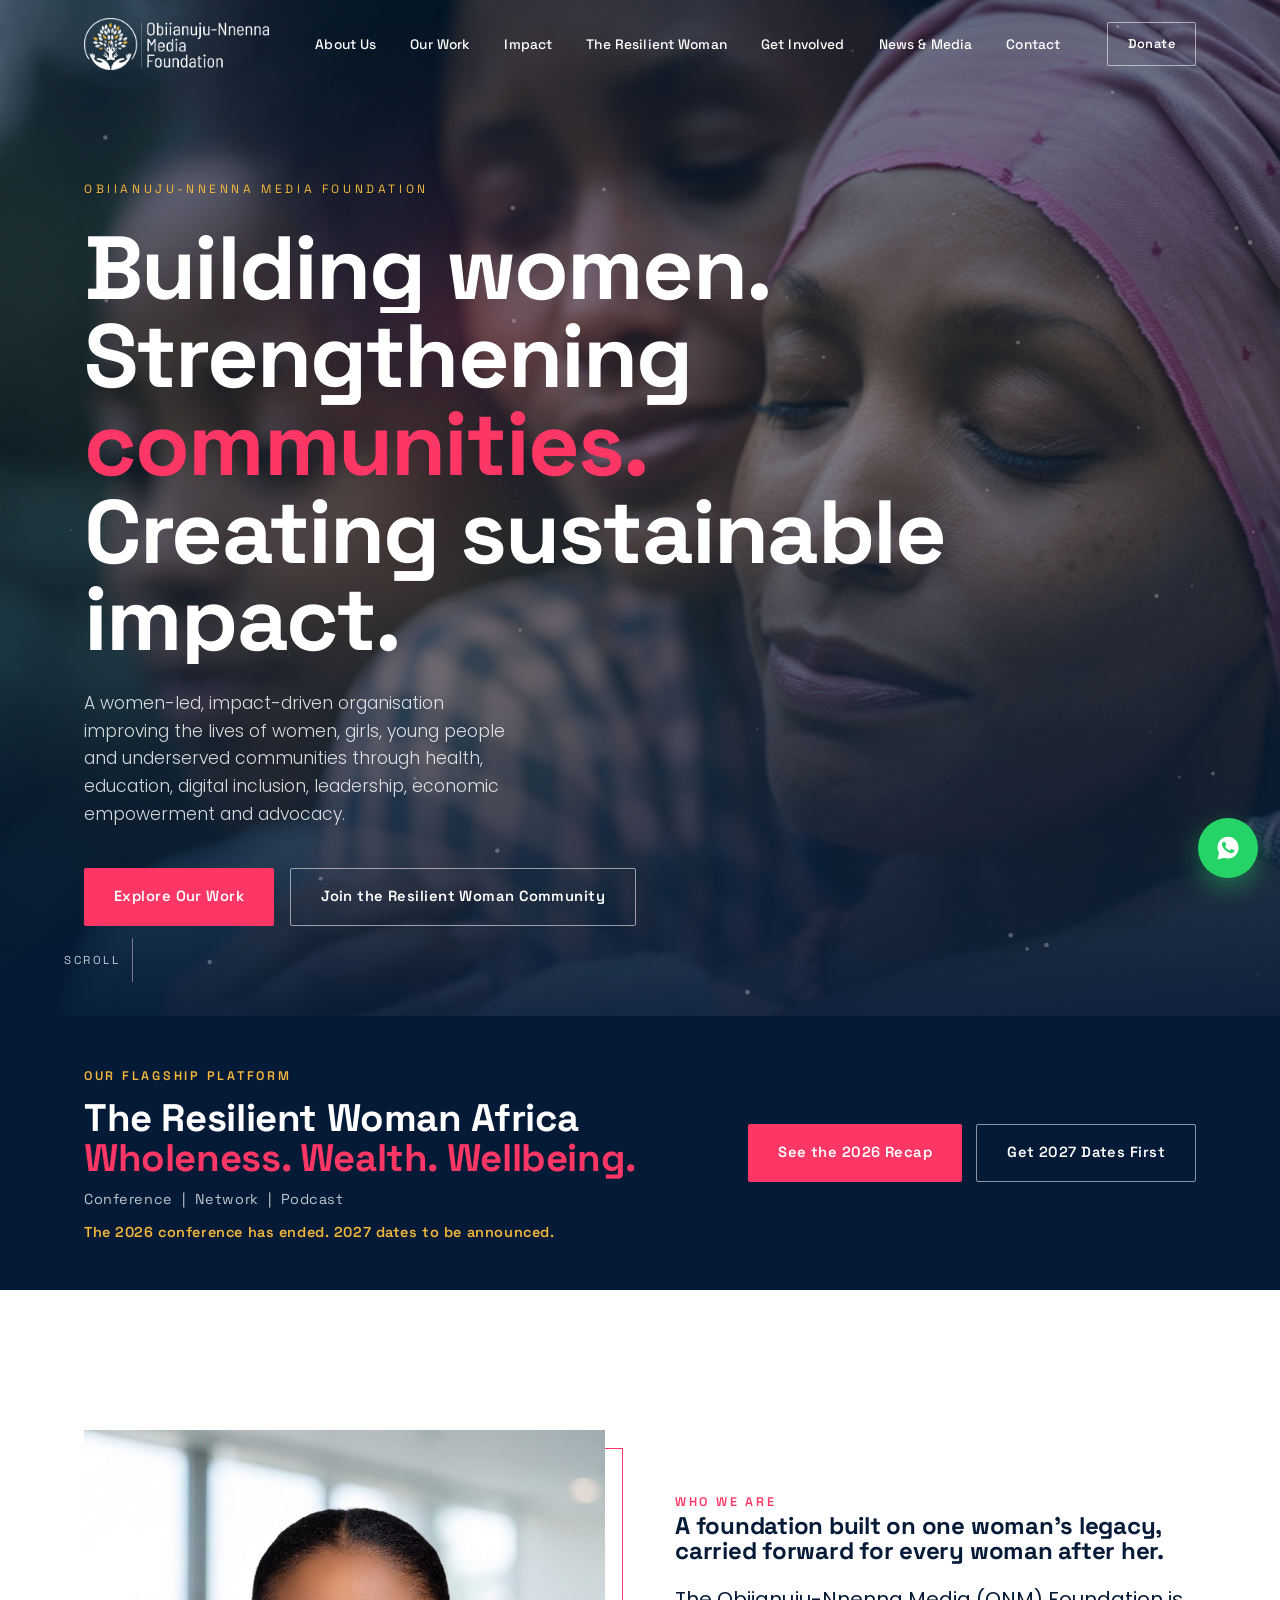
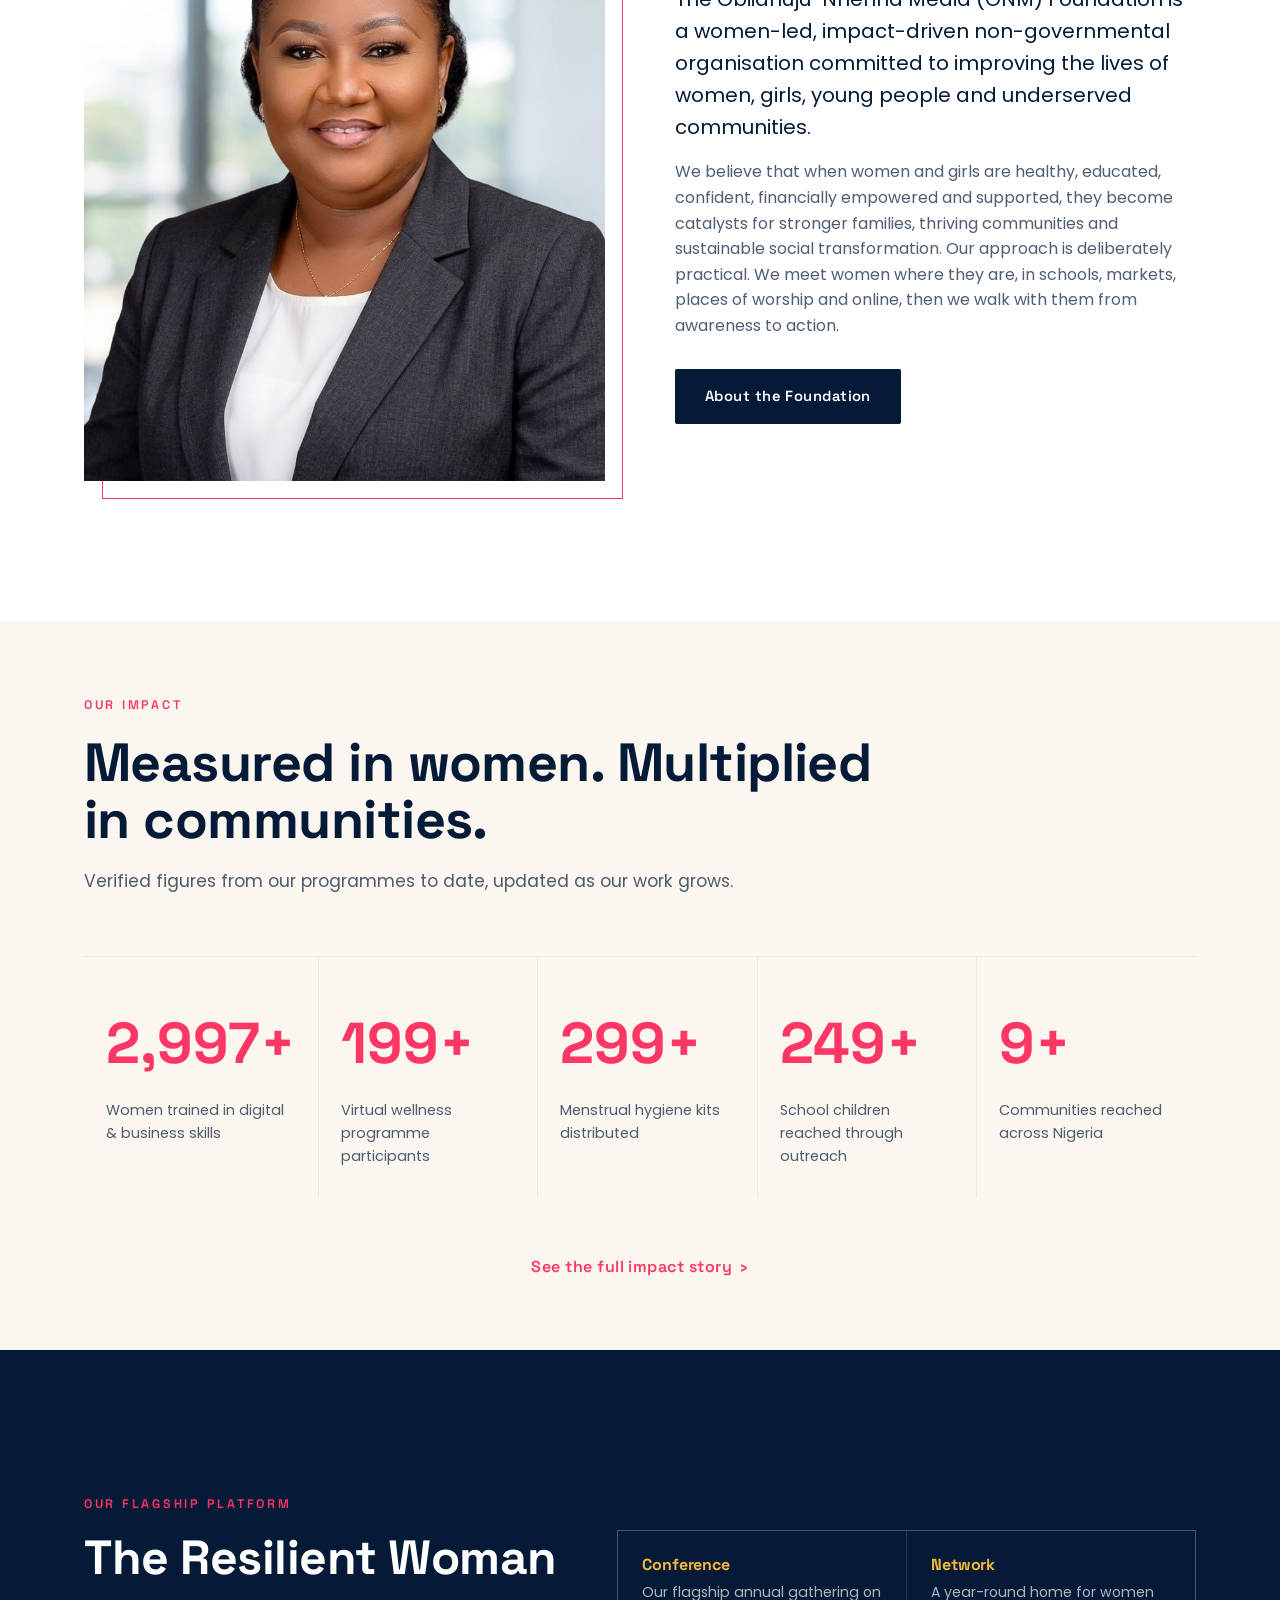
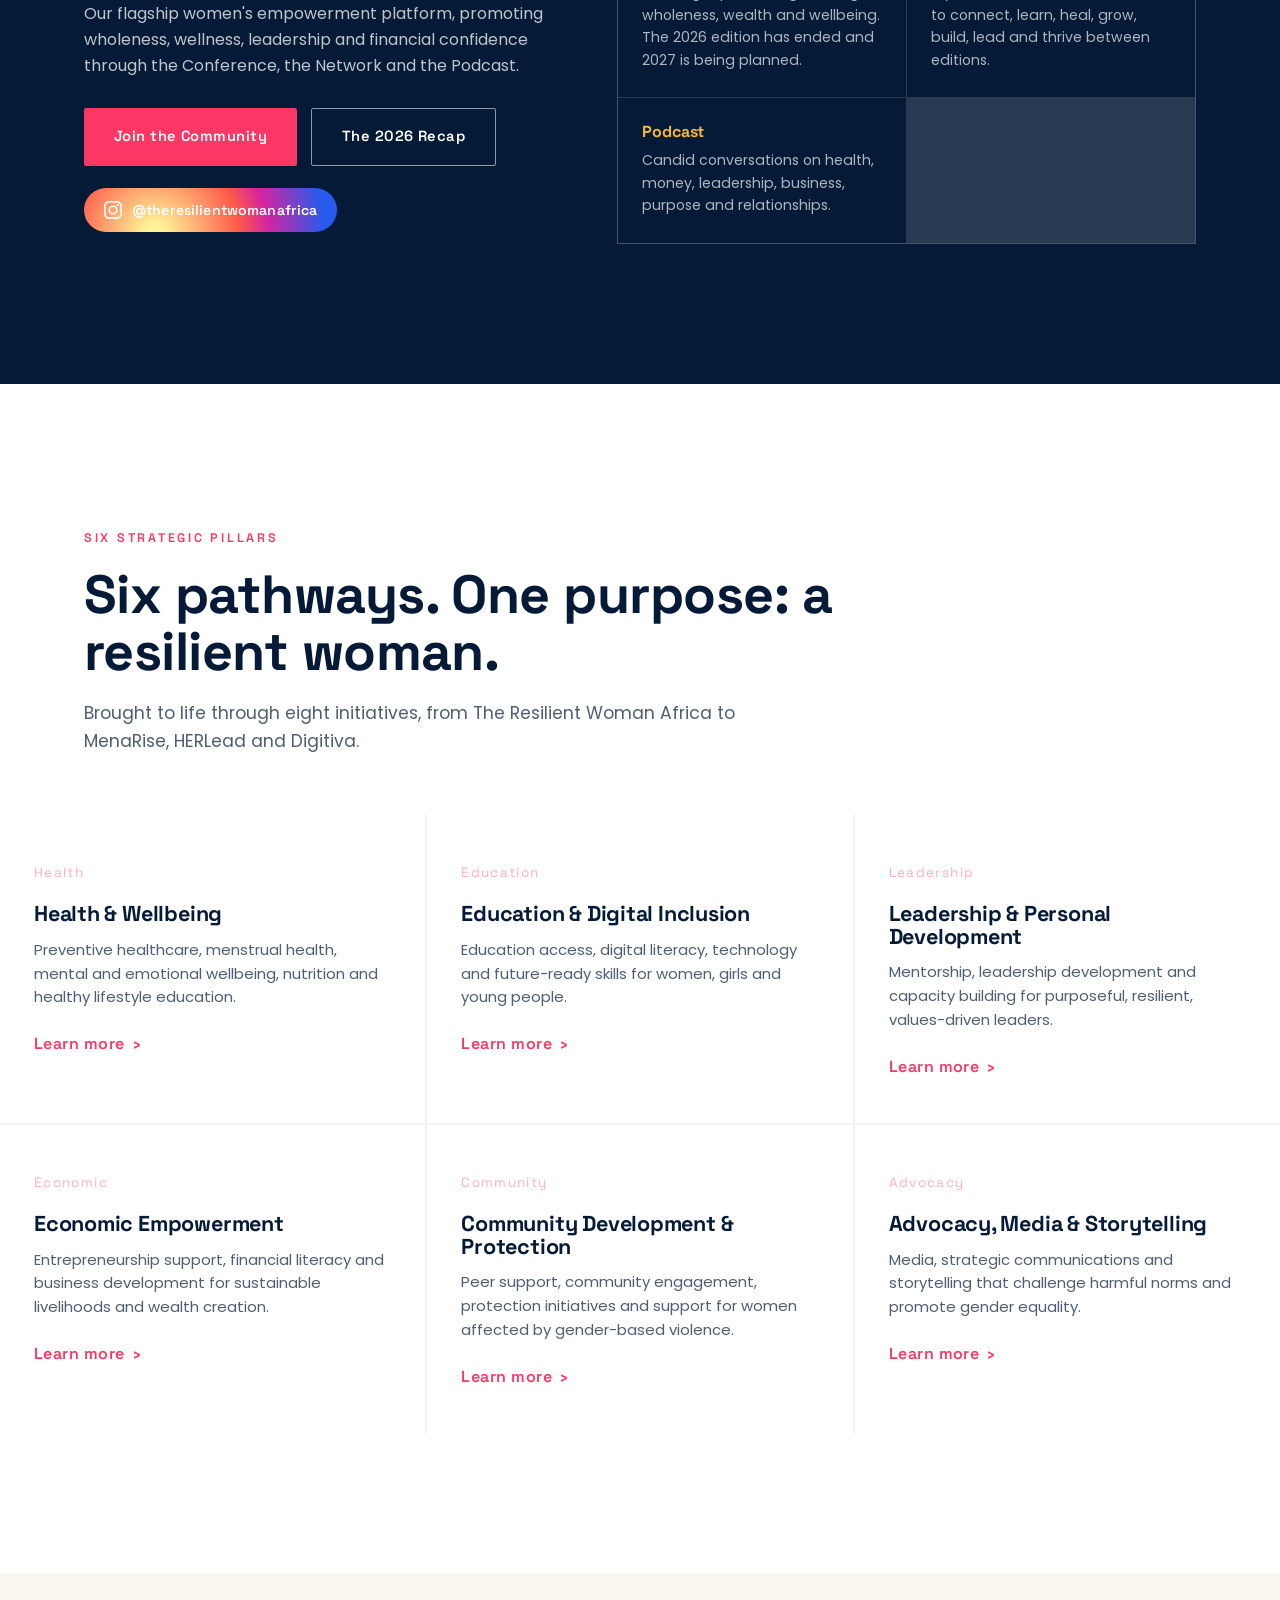
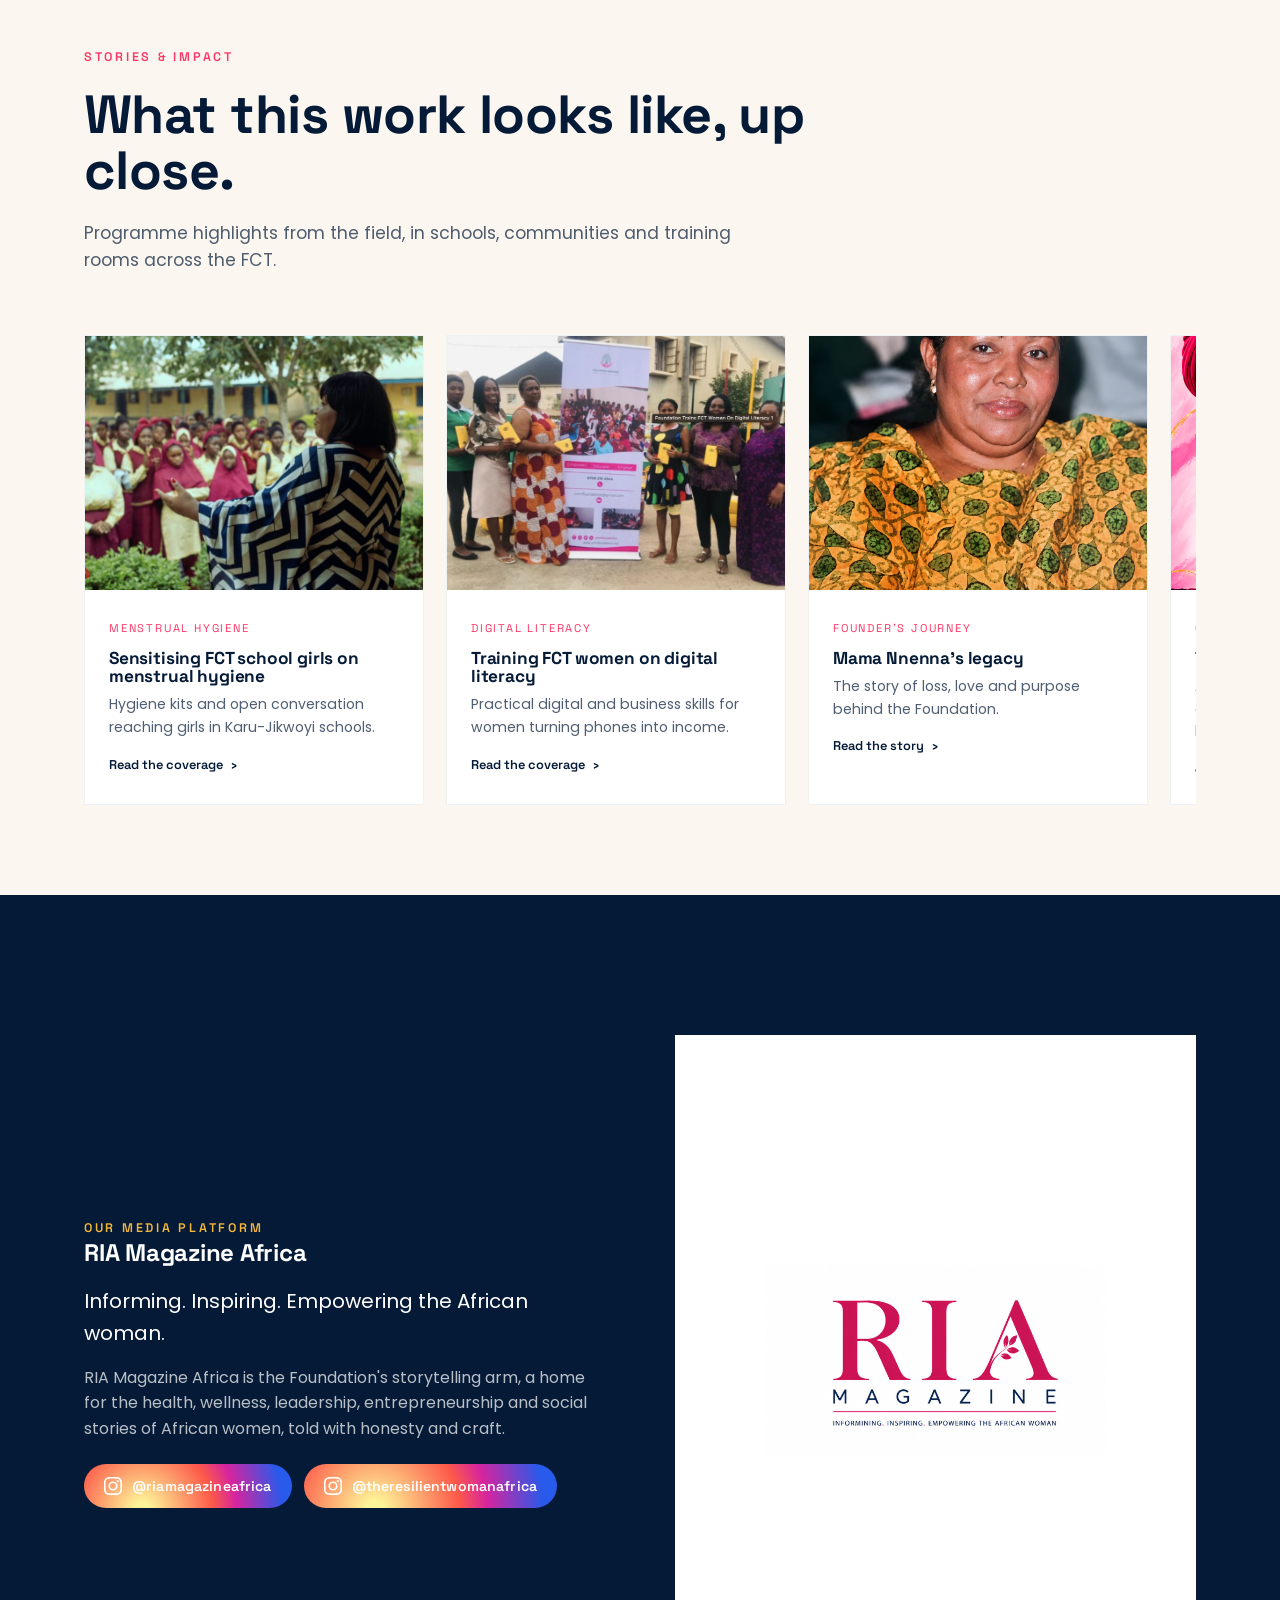
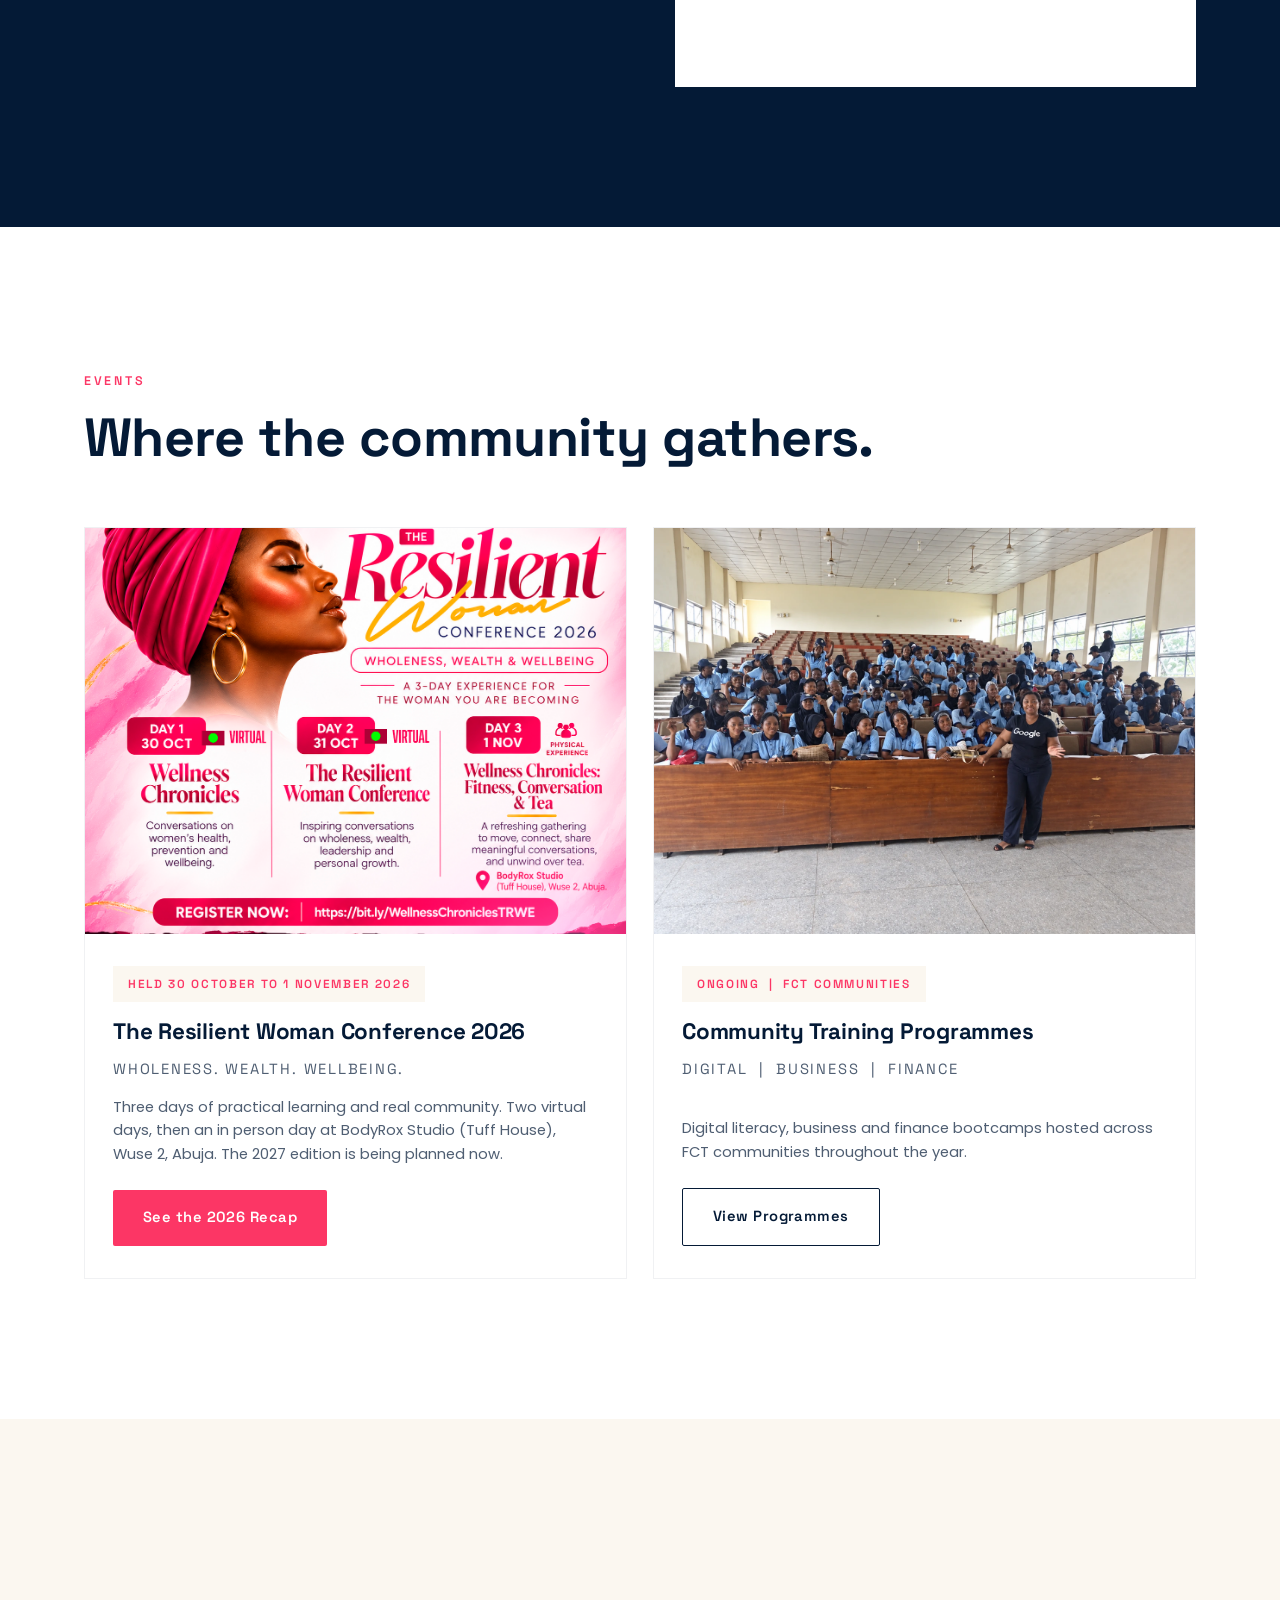
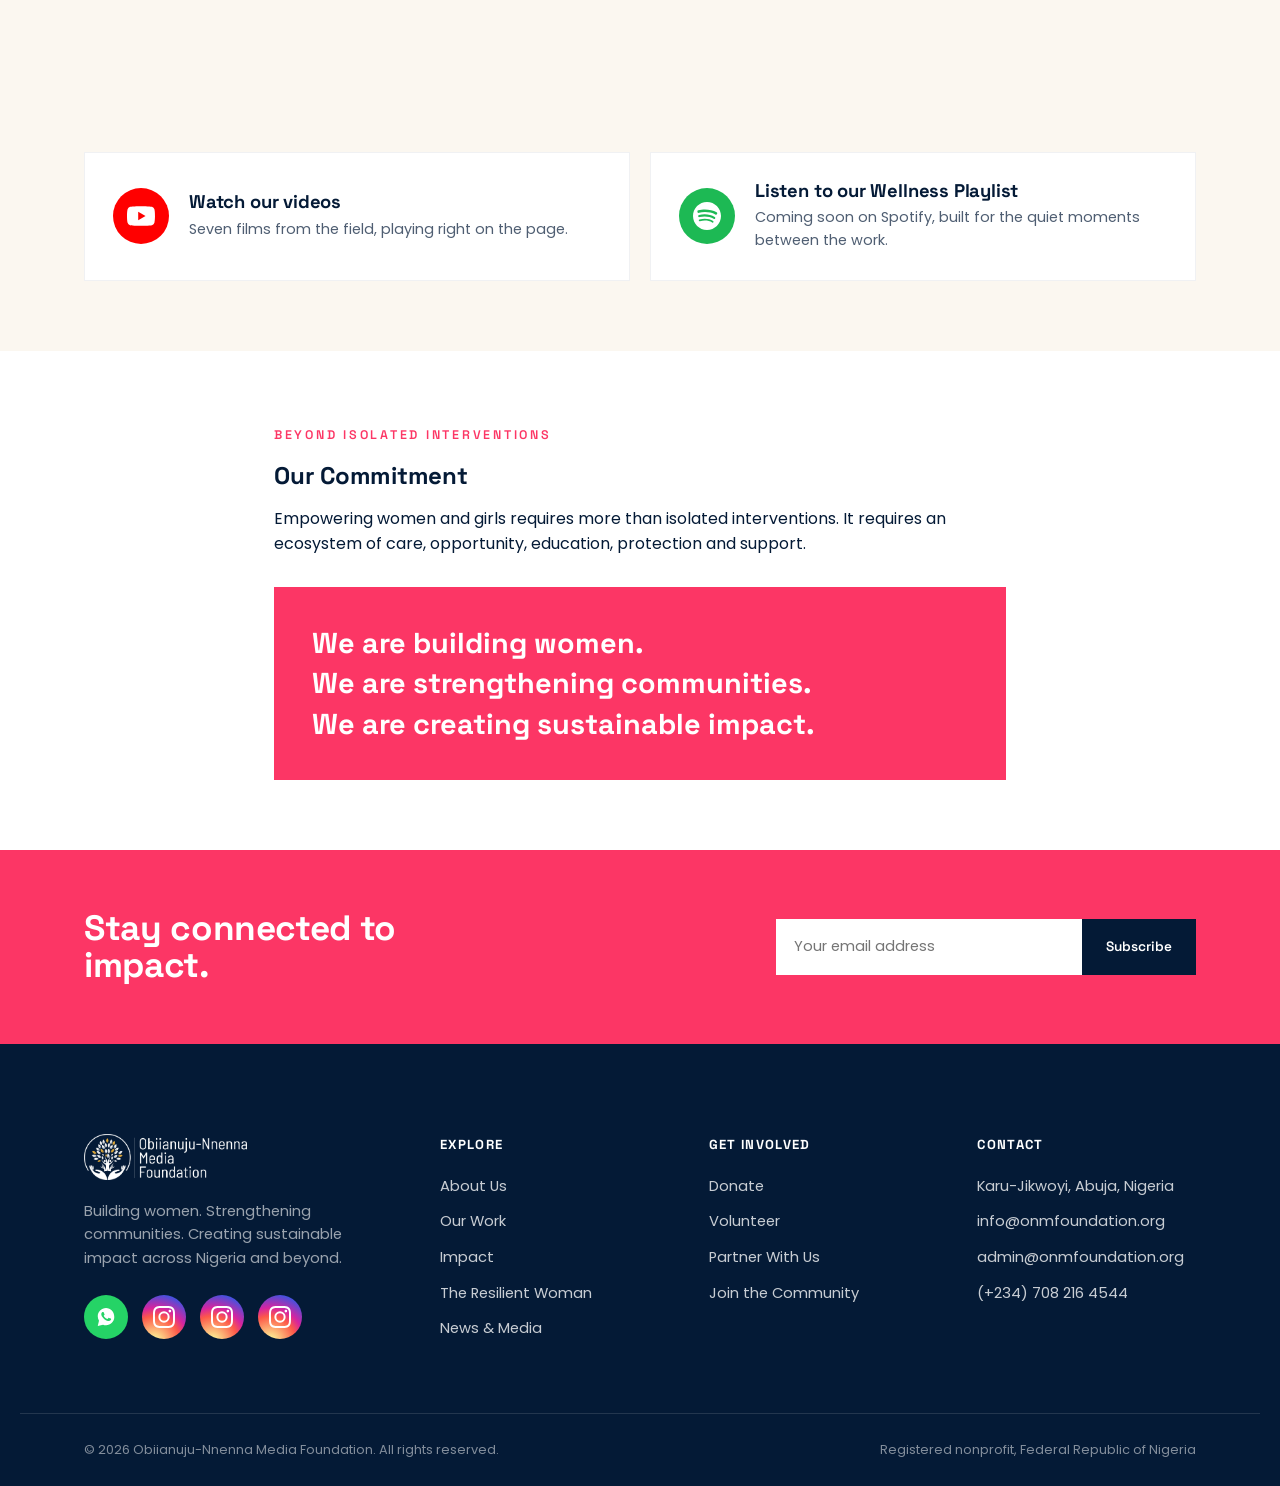
<file: Downloads/onm-foundation/index.html>
<!doctype html>
<html lang="en">
<head>
<meta charset="UTF-8">
<meta name="viewport" content="width=device-width, initial-scale=1">
<title>Obiianuju-Nnenna Media Foundation | Building Women. Strengthening Communities.</title>
<meta name="description" content="The Obiianuju-Nnenna Media (ONM) Foundation is a women-led, impact-driven NGO improving the lives of women, girls, young people and underserved communities across Nigeria through health, education, digital inclusion, leadership, economic empowerment and advocacy.">
<link rel="icon" href="images/onmfoundation_logo.png">
<link rel="stylesheet" href="css/style.css">
<!-- Meta Pixel Code -->
<script>
!function(f,b,e,v,n,t,s)
{if(f.fbq)return;n=f.fbq=function(){n.callMethod?
n.callMethod.apply(n,arguments):n.queue.push(arguments)};
if(!f._fbq)f._fbq=n;n.push=n;n.loaded=!0;n.version='2.0';
n.queue=[];t=b.createElement(e);t.async=!0;
t.src=v;s=b.getElementsByTagName(e)[0];
s.parentNode.insertBefore(t,s)}(window, document,'script',
'https://connect.facebook.net/en_US/fbevents.js');
fbq('init', '2195518915181824');
fbq('track', 'PageView');
</script>
<!-- End Meta Pixel Code -->
</head>
<body>
<!-- Meta Pixel fallback for visitors without JavaScript -->
<noscript><img height="1" width="1" style="display:none"
src="https://www.facebook.com/tr?id=2195518915181824&ev=PageView&noscript=1"
alt="" /></noscript>

<a href="#main" class="skip-link">Skip to content</a>

<header class="site-header">
  <div class="container nav-row">
    <a href="index.html" class="brand" aria-label="Obiianuju-Nnenna Media Foundation, home"><img src="images/onmfoundation_logo.png" alt="Obiianuju-Nnenna Media Foundation"></a>
    <nav class="main-nav" id="mainNav" aria-label="Primary">
      <a href="about.html">About Us</a>
      <a href="our-work.html">Our Work</a>
      <a href="impact.html">Impact</a>
      <a href="resilient-women.html">The Resilient Woman</a>
      <a href="get-involved.html">Get Involved</a>
      <a href="news.html">News &amp; Media</a>
      <a href="contact.html">Contact</a>
    </nav>
    <div class="nav-actions">
      <a href="get-involved.html#donate" class="btn btn-outline-light btn-sm">Donate</a>
      <button class="nav-toggle" aria-label="Toggle menu" aria-expanded="false" aria-controls="mainNav"><span></span><span></span><span></span></button>
    </div>
  </div>
</header>

<main id="main">

  <!-- ============ HERO ============ -->
  <section class="hero">
    <div class="hero-media">
      <img src="images/hero_onmfoundation.jpg" alt="" aria-hidden="true">
      <canvas class="ambient-canvas" data-theme="navy" aria-hidden="true"></canvas>
    </div>
    <div class="hero-inner">
      <span class="hero-kicker">Obiianuju-Nnenna Media Foundation</span>
      <h1 class="hero-title">
        <span class="rev"><span>Building women.</span></span><br>
        <span class="rev"><span>Strengthening <em>communities.</em></span></span><br>
        <span class="rev"><span>Creating sustainable impact.</span></span>
      </h1>
      <p class="hero-sub">A women-led, impact-driven organisation improving the lives of women, girls, young people and underserved communities through health, education, digital inclusion, leadership, economic empowerment and advocacy.</p>
      <div class="hero-ctas">
        <a href="our-work.html" class="btn btn-pink">Explore Our Work</a>
        <a href="resilient-women.html#community" class="btn btn-outline-light">Join the Resilient Woman Community</a>
      </div>
    </div>
    <div class="hero-scroll"><span>Scroll</span><span class="scroll-line"></span></div>
  </section>

  <!-- ============ CONFERENCE PROMO STRIP ============ -->
  <section class="promo-strip">
    <canvas class="ambient-canvas" data-theme="navy" aria-hidden="true"></canvas>
    <div class="promo-inner">
      <div class="promo-left">
        <span class="eyebrow">Our Flagship Platform</span>
        <h2 class="promo-title">The Resilient Woman Africa<br><strong>Wholeness. Wealth. Wellbeing.</strong></h2>
        <p class="promo-meta">Conference &nbsp;|&nbsp; Network &nbsp;|&nbsp; Podcast</p>
        <p class="promo-meta" style="color:var(--yellow);font-weight:600">The 2026 conference has ended. 2027 dates to be announced.</p>
      </div>
      <div class="promo-actions">
        <a href="resilient-women.html" class="btn btn-pink">See the 2026 Recap</a>
        <a href="resilient-women.html#notify" class="btn btn-outline-light">Get 2027 Dates First</a>
      </div>
    </div>
  </section>

  <!-- ============ WHO WE ARE ============ -->
  <section class="section">
    <div class="container split reveal">
      <div class="split-media">
        <div class="frame"></div>
        <img src="images/board/obianujuasika.jpg" alt="Obiianuju Asika, Founder and Executive Director of the Obiianuju-Nnenna Media Foundation" loading="lazy">
      </div>
      <div class="split-copy">
        <span class="eyebrow">Who We Are</span>
        <h2>A foundation built on one woman's legacy, carried forward for every woman after her.</h2>
        <p class="lede">The Obiianuju-Nnenna Media (ONM) Foundation is a women-led, impact-driven non-governmental organisation committed to improving the lives of women, girls, young people and underserved communities.</p>
        <p>We believe that when women and girls are healthy, educated, confident, financially empowered and supported, they become catalysts for stronger families, thriving communities and sustainable social transformation. Our approach is deliberately practical. We meet women where they are, in schools, markets, places of worship and online, then we walk with them from awareness to action.</p>
        <a href="about.html" class="btn btn-navy">About the Foundation</a>
      </div>
    </div>
  </section>

  <!-- ============ OUR IMPACT ============ -->
  <section class="section section-tight bg-cream">
    <div class="container">
      <div class="section-head reveal">
        <span class="eyebrow">Our Impact</span>
        <h2>Measured in women. Multiplied in communities.</h2>
        <p>Verified figures from our programmes to date, updated as our work grows.</p>
      </div>
      <div class="stat-grid reveal">
        <div class="stat">
          <div class="stat-num"><span data-count="3000" data-suffix="+">0</span></div>
          <div class="stat-label">Women trained in digital &amp; business skills</div>
        </div>
        <div class="stat">
          <div class="stat-num"><span data-count="200" data-suffix="+">0</span></div>
          <div class="stat-label">Virtual wellness programme participants</div>
        </div>
        <div class="stat">
          <div class="stat-num"><span data-count="300" data-suffix="+">0</span></div>
          <div class="stat-label">Menstrual hygiene kits distributed</div>
        </div>
        <div class="stat">
          <div class="stat-num"><span data-count="250" data-suffix="+">0</span></div>
          <div class="stat-label">School children reached through outreach</div>
        </div>
        <div class="stat">
          <div class="stat-num"><span data-count="10" data-suffix="+">0</span></div>
          <div class="stat-label">Communities reached across Nigeria</div>
        </div>
      </div>
      <div class="section-foot reveal"><a href="impact.html" class="btn-ghost">See the full impact story <span class="arrow">&rsaquo;</span></a></div>
    </div>
  </section>

  <!-- ============ THE RESILIENT WOMAN ============ -->
  <section class="section rw-block" id="the-resilient-woman">
    <canvas class="ambient-canvas" data-theme="navy" aria-hidden="true"></canvas>
    <div class="container rw-grid">
      <div class="reveal">
        <span class="eyebrow">Our Flagship Platform</span>
        <h2 style="margin-top:18px;font-size:clamp(2rem,4vw,3rem)">The Resilient Woman</h2>
        <p style="margin-top:18px;color:rgba(255,255,255,.75);max-width:46ch">Our flagship women's empowerment platform, promoting wholeness, wellness, leadership and financial confidence through the Conference, the Network and the Podcast.</p>
        <div style="display:flex;gap:14px;flex-wrap:wrap;margin-top:30px">
          <a href="resilient-women.html#community" class="btn btn-pink">Join the Community</a>
          <a href="resilient-women.html" class="btn btn-outline-light">The 2026 Recap</a>
        </div>
        <div class="handle-row">
          <a class="handle" href="https://www.instagram.com/theresilientwomanafrica?igsi=MWZzMzFoYjhxZ3BucA==&amp;utm_source=ig_contact_invite" target="_blank" rel="noopener"><svg viewBox="0 0 24 24" aria-hidden="true"><path d="M12 2.16c3.2 0 3.58.01 4.85.07 1.17.05 1.8.25 2.23.41.56.22.96.48 1.38.9.42.42.68.82.9 1.38.16.42.36 1.06.41 2.23.06 1.27.07 1.65.07 4.85s-.01 3.58-.07 4.85c-.05 1.17-.25 1.8-.41 2.23-.22.56-.48.96-.9 1.38-.42.42-.82.68-1.38.9-.42.16-1.06.36-2.23.41-1.27.06-1.65.07-4.85.07s-3.58-.01-4.85-.07c-1.17-.05-1.8-.25-2.23-.41-.56-.22-.96-.48-1.38-.9-.42-.42-.68-.82-.9-1.38-.16-.42-.36-1.06-.41-2.23C2.17 15.58 2.16 15.2 2.16 12s.01-3.58.07-4.85c.05-1.17.25-1.8.41-2.23.22-.56.48-.96.9-1.38.42-.42.82-.68 1.38-.9.42-.16 1.06-.36 2.23-.41C8.42 2.17 8.8 2.16 12 2.16M12 0C8.74 0 8.33.01 7.05.07 5.78.13 4.9.33 4.14.63c-.79.31-1.46.72-2.13 1.38C1.35 2.68.94 3.35.63 4.14.33 4.9.13 5.78.07 7.05.01 8.33 0 8.74 0 12s.01 3.67.07 4.95c.06 1.27.26 2.15.56 2.91.31.79.72 1.46 1.38 2.13.67.67 1.34 1.07 2.13 1.38.76.3 1.64.5 2.91.56C8.33 23.99 8.74 24 12 24s3.67-.01 4.95-.07c1.27-.06 2.15-.26 2.91-.56.79-.31 1.46-.71 2.13-1.38.67-.67 1.07-1.34 1.38-2.13.3-.76.5-1.64.56-2.91.06-1.28.07-1.69.07-4.95s-.01-3.67-.07-4.95c-.06-1.27-.26-2.15-.56-2.91-.31-.79-.71-1.46-1.38-2.13-.67-.66-1.34-1.07-2.13-1.38-.76-.3-1.64-.5-2.91-.56C15.67.01 15.26 0 12 0zm0 5.84A6.16 6.16 0 1 0 18.16 12 6.16 6.16 0 0 0 12 5.84zM12 16a4 4 0 1 1 4-4 4 4 0 0 1-4 4zm6.41-11.85a1.44 1.44 0 1 0 1.44 1.44 1.44 1.44 0 0 0-1.44-1.44z"/></svg> @theresilientwomanafrica</a>
        </div>
      </div>
      <div class="rw-pillars reveal">
        <div class="rw-pillar"><h4>Conference</h4><p>Our flagship annual gathering on wholeness, wealth and wellbeing. The 2026 edition has ended and 2027 is being planned.</p></div>
        <div class="rw-pillar"><h4>Network</h4><p>A year-round home for women to connect, learn, heal, grow, build, lead and thrive between editions.</p></div>
        <div class="rw-pillar"><h4>Podcast</h4><p>Candid conversations on health, money, leadership, business, purpose and relationships.</p></div>
      </div>
    </div>
  </section>

  <!-- ============ PROGRAMMES ============ -->
  <section class="section">
    <div class="container">
      <div class="section-head reveal">
        <span class="eyebrow">Six Strategic Pillars</span>
        <h2>Six pathways. One purpose: a resilient woman.</h2>
        <p>Brought to life through eight initiatives, from The Resilient Woman Africa to MenaRise, HERLead and Digitiva.</p>
      </div>
    </div>
    <div class="prog-grid reveal">
      <div class="prog-card"><span class="prog-index">Health</span><h3>Health &amp; Wellbeing</h3><p>Preventive healthcare, menstrual health, mental and emotional wellbeing, nutrition and healthy lifestyle education.</p><a href="our-work.html#health" class="btn-ghost">Learn more <span class="arrow">&rsaquo;</span></a></div>
      <div class="prog-card"><span class="prog-index">Education</span><h3>Education &amp; Digital Inclusion</h3><p>Education access, digital literacy, technology and future-ready skills for women, girls and young people.</p><a href="our-work.html#digital" class="btn-ghost">Learn more <span class="arrow">&rsaquo;</span></a></div>
      <div class="prog-card"><span class="prog-index">Leadership</span><h3>Leadership &amp; Personal Development</h3><p>Mentorship, leadership development and capacity building for purposeful, resilient, values-driven leaders.</p><a href="our-work.html#leadership" class="btn-ghost">Learn more <span class="arrow">&rsaquo;</span></a></div>
      <div class="prog-card"><span class="prog-index">Economic</span><h3>Economic Empowerment</h3><p>Entrepreneurship support, financial literacy and business development for sustainable livelihoods and wealth creation.</p><a href="our-work.html#economic" class="btn-ghost">Learn more <span class="arrow">&rsaquo;</span></a></div>
      <div class="prog-card"><span class="prog-index">Community</span><h3>Community Development &amp; Protection</h3><p>Peer support, community engagement, protection initiatives and support for women affected by gender-based violence.</p><a href="our-work.html#community" class="btn-ghost">Learn more <span class="arrow">&rsaquo;</span></a></div>
      <div class="prog-card"><span class="prog-index">Advocacy</span><h3>Advocacy, Media &amp; Storytelling</h3><p>Media, strategic communications and storytelling that challenge harmful norms and promote gender equality.</p><a href="our-work.html#advocacy" class="btn-ghost">Learn more <span class="arrow">&rsaquo;</span></a></div>
    </div>
  </section>

  <!-- ============ STORIES & IMPACT ============ -->
  <section class="section section-tight bg-cream">
    <div class="container">
      <div class="section-head reveal">
        <span class="eyebrow">Stories &amp; Impact</span>
        <h2>What this work looks like, up close.</h2>
        <p>Programme highlights from the field, in schools, communities and training rooms across the FCT.</p>
      </div>
      <div class="story-scroller reveal">
        <article class="story-card">
          <div class="story-media"><img src="images/news/omn_Foundation_GSS_Karu.webp" alt="Menstrual hygiene sensitisation with school girls at GSS Karu" loading="lazy"></div>
          <div class="story-body">
            <span class="story-tag">Menstrual Hygiene</span>
            <h4>Sensitising FCT school girls on menstrual hygiene</h4>
            <p>Hygiene kits and open conversation reaching girls in Karu-Jikwoyi schools.</p>
            <a class="story-link" href="news.html">Read the coverage <span>&rsaquo;</span></a>
          </div>
        </article>
        <article class="story-card">
          <div class="story-media"><img src="images/news/OMN_TRAINS_DIGITAL_LITERACY.webp" alt="Women in an FCT digital literacy training session" loading="lazy"></div>
          <div class="story-body">
            <span class="story-tag">Digital Literacy</span>
            <h4>Training FCT women on digital literacy</h4>
            <p>Practical digital and business skills for women turning phones into income.</p>
            <a class="story-link" href="news.html">Read the coverage <span>&rsaquo;</span></a>
          </div>
        </article>
        <article class="story-card">
          <div class="story-media"><img src="images/mama_nnena.png" alt="Mama Nnenna, whose legacy inspired the Foundation" loading="lazy"></div>
          <div class="story-body">
            <span class="story-tag">Founder's Journey</span>
            <h4>Mama Nnenna's legacy</h4>
            <p>The story of loss, love and purpose behind the Foundation.</p>
            <a class="story-link" href="about.html#our-story">Read the story <span>&rsaquo;</span></a>
          </div>
        </article>
        <article class="story-card">
          <div class="story-media"><img src="images/conference/resilient-women-conferennce-flyer.jpg" alt="The Resilient Woman Conference 2026 flyer" loading="lazy"></div>
          <div class="story-body">
            <span class="story-tag">Community</span>
            <h4>The Resilient Woman Community</h4>
            <p>A year-round home for women to connect, learn, heal, grow, build and lead.</p>
            <a class="story-link" href="resilient-women.html#community">Join the community <span>&rsaquo;</span></a>
          </div>
        </article>
      </div>
    </div>
  </section>

  <!-- ============ RIA MAGAZINE ============ -->
  <section class="section section-navy">
    <div class="container split reverse reveal">
      <div class="split-media">
        <div class="logo-plate"><img src="images/riamagazinelogo.jpg" alt="RIA Magazine Africa logo" loading="lazy"></div>
      </div>
      <div class="split-copy">
        <span class="eyebrow">Our Media Platform</span>
        <h2>RIA Magazine Africa</h2>
        <p class="lede" style="color:#fff">Informing. Inspiring. Empowering the African woman.</p>
        <p style="color:rgba(255,255,255,.72)">RIA Magazine Africa is the Foundation's storytelling arm, a home for the health, wellness, leadership, entrepreneurship and social stories of African women, told with honesty and craft.</p>
        <div class="handle-row">
          <a class="handle" href="https://www.instagram.com/riamagazineafrica/" target="_blank" rel="noopener"><svg viewBox="0 0 24 24" aria-hidden="true"><path d="M12 2.16c3.2 0 3.58.01 4.85.07 1.17.05 1.8.25 2.23.41.56.22.96.48 1.38.9.42.42.68.82.9 1.38.16.42.36 1.06.41 2.23.06 1.27.07 1.65.07 4.85s-.01 3.58-.07 4.85c-.05 1.17-.25 1.8-.41 2.23-.22.56-.48.96-.9 1.38-.42.42-.82.68-1.38.9-.42.16-1.06.36-2.23.41-1.27.06-1.65.07-4.85.07s-3.58-.01-4.85-.07c-1.17-.05-1.8-.25-2.23-.41-.56-.22-.96-.48-1.38-.9-.42-.42-.68-.82-.9-1.38-.16-.42-.36-1.06-.41-2.23C2.17 15.58 2.16 15.2 2.16 12s.01-3.58.07-4.85c.05-1.17.25-1.8.41-2.23.22-.56.48-.96.9-1.38.42-.42.82-.68 1.38-.9.42-.16 1.06-.36 2.23-.41C8.42 2.17 8.8 2.16 12 2.16M12 0C8.74 0 8.33.01 7.05.07 5.78.13 4.9.33 4.14.63c-.79.31-1.46.72-2.13 1.38C1.35 2.68.94 3.35.63 4.14.33 4.9.13 5.78.07 7.05.01 8.33 0 8.74 0 12s.01 3.67.07 4.95c.06 1.27.26 2.15.56 2.91.31.79.72 1.46 1.38 2.13.67.67 1.34 1.07 2.13 1.38.76.3 1.64.5 2.91.56C8.33 23.99 8.74 24 12 24s3.67-.01 4.95-.07c1.27-.06 2.15-.26 2.91-.56.79-.31 1.46-.71 2.13-1.38.67-.67 1.07-1.34 1.38-2.13.3-.76.5-1.64.56-2.91.06-1.28.07-1.69.07-4.95s-.01-3.67-.07-4.95c-.06-1.27-.26-2.15-.56-2.91-.31-.79-.71-1.46-1.38-2.13-.67-.66-1.34-1.07-2.13-1.38-.76-.3-1.64-.5-2.91-.56C15.67.01 15.26 0 12 0zm0 5.84A6.16 6.16 0 1 0 18.16 12 6.16 6.16 0 0 0 12 5.84zM12 16a4 4 0 1 1 4-4 4 4 0 0 1-4 4zm6.41-11.85a1.44 1.44 0 1 0 1.44 1.44 1.44 1.44 0 0 0-1.44-1.44z"/></svg> @riamagazineafrica</a>
          <a class="handle" href="https://www.instagram.com/theresilientwomanafrica?igsi=MWZzMzFoYjhxZ3BucA==&amp;utm_source=ig_contact_invite" target="_blank" rel="noopener"><svg viewBox="0 0 24 24" aria-hidden="true"><path d="M12 2.16c3.2 0 3.58.01 4.85.07 1.17.05 1.8.25 2.23.41.56.22.96.48 1.38.9.42.42.68.82.9 1.38.16.42.36 1.06.41 2.23.06 1.27.07 1.65.07 4.85s-.01 3.58-.07 4.85c-.05 1.17-.25 1.8-.41 2.23-.22.56-.48.96-.9 1.38-.42.42-.82.68-1.38.9-.42.16-1.06.36-2.23.41-1.27.06-1.65.07-4.85.07s-3.58-.01-4.85-.07c-1.17-.05-1.8-.25-2.23-.41-.56-.22-.96-.48-1.38-.9-.42-.42-.68-.82-.9-1.38-.16-.42-.36-1.06-.41-2.23C2.17 15.58 2.16 15.2 2.16 12s.01-3.58.07-4.85c.05-1.17.25-1.8.41-2.23.22-.56.48-.96.9-1.38.42-.42.82-.68 1.38-.9.42-.16 1.06-.36 2.23-.41C8.42 2.17 8.8 2.16 12 2.16M12 0C8.74 0 8.33.01 7.05.07 5.78.13 4.9.33 4.14.63c-.79.31-1.46.72-2.13 1.38C1.35 2.68.94 3.35.63 4.14.33 4.9.13 5.78.07 7.05.01 8.33 0 8.74 0 12s.01 3.67.07 4.95c.06 1.27.26 2.15.56 2.91.31.79.72 1.46 1.38 2.13.67.67 1.34 1.07 2.13 1.38.76.3 1.64.5 2.91.56C8.33 23.99 8.74 24 12 24s3.67-.01 4.95-.07c1.27-.06 2.15-.26 2.91-.56.79-.31 1.46-.71 2.13-1.38.67-.67 1.07-1.34 1.38-2.13.3-.76.5-1.64.56-2.91.06-1.28.07-1.69.07-4.95s-.01-3.67-.07-4.95c-.06-1.27-.26-2.15-.56-2.91-.31-.79-.71-1.46-1.38-2.13-.67-.66-1.34-1.07-2.13-1.38-.76-.3-1.64-.5-2.91-.56C15.67.01 15.26 0 12 0zm0 5.84A6.16 6.16 0 1 0 18.16 12 6.16 6.16 0 0 0 12 5.84zM12 16a4 4 0 1 1 4-4 4 4 0 0 1-4 4zm6.41-11.85a1.44 1.44 0 1 0 1.44 1.44 1.44 1.44 0 0 0-1.44-1.44z"/></svg> @theresilientwomanafrica</a>
        </div>
      </div>
    </div>
  </section>

  <!-- ============ UPCOMING EVENTS ============ -->
  <section class="section" id="events">
    <div class="container">
      <div class="section-head reveal">
        <span class="eyebrow">Events</span>
        <h2>Where the community gathers.</h2>
      </div>
      <div class="event-grid reveal">

        <article class="event-card">
          <div class="event-media"><img src="images/conference/resilient-women-conferennce-flyer.jpg" alt="The Resilient Woman Conference 2026 flyer" loading="lazy"></div>
          <div class="event-body">
            <span class="event-date">Held 30 October to 1 November 2026</span>
            <h3>The Resilient Woman Conference 2026</h3>
            <p class="event-tagline">Wholeness. Wealth. Wellbeing.</p>
            <p>Three days of practical learning and real community. Two virtual days, then an in person day at BodyRox Studio (Tuff House), Wuse 2, Abuja. The 2027 edition is being planned now.</p>
            <a href="resilient-women.html" class="btn btn-pink">See the 2026 Recap</a>
          </div>
        </article>


        <article class="event-card">
          <div class="event-media"><img src="images/gallery/0.webp" alt="Women at a Foundation community training session" loading="lazy"></div>
          <div class="event-body">
            <span class="event-date">Ongoing &nbsp;|&nbsp; FCT Communities</span>
            <h3>Community Training Programmes</h3>
            <p class="event-tagline">Digital &nbsp;|&nbsp; Business &nbsp;|&nbsp; Finance</p>
            <p>Digital literacy, business and finance bootcamps hosted across FCT communities throughout the year.</p>
            <a href="our-work.html" class="btn btn-outline">View Programmes</a>
          </div>
        </article>

      </div>
    </div>
  </section>

  <!-- ============ WATCH & LISTEN ============ -->
  <section class="section section-tight bg-cream">
    <div class="container">
      <div class="section-head reveal">
        <span class="eyebrow">Watch &amp; Listen</span>
        <h2>The work, in motion.</h2>
        <p>Conference sessions, community outreach and training moments from our YouTube channel, plus the wellness playlist we are putting together for the community.</p>
      </div>
      <div class="wl-grid reveal">
        <a class="wl-card wl-video" href="news.html#watch">
          <span class="wl-icon" aria-hidden="true">
            <svg viewBox="0 0 24 24" fill="currentColor"><path d="M23.5 6.2a3 3 0 0 0-2.1-2.1C19.5 3.6 12 3.6 12 3.6s-7.5 0-9.4.5A3 3 0 0 0 .5 6.2C0 8.1 0 12 0 12s0 3.9.5 5.8a3 3 0 0 0 2.1 2.1c1.9.5 9.4.5 9.4.5s7.5 0 9.4-.5a3 3 0 0 0 2.1-2.1c.5-1.9.5-5.8.5-5.8s0-3.9-.5-5.8zM9.6 15.6V8.4l6.3 3.6z"/></svg>
          </span>
          <div>
            <h3>Watch our videos</h3>
            <p>Seven films from the field, playing right on the page.</p>
          </div>
        </a>
        <a class="wl-card wl-audio" href="https://open.spotify.com/" target="_blank" rel="noopener">
          <span class="wl-icon" aria-hidden="true"><svg viewBox="0 0 24 24" aria-hidden="true"><path d="M12 0C5.37 0 0 5.37 0 12s5.37 12 12 12 12-5.37 12-12S18.63 0 12 0zm5.5 17.32a.75.75 0 0 1-1.03.25c-2.82-1.72-6.37-2.11-10.55-1.16a.75.75 0 1 1-.33-1.46c4.57-1.04 8.5-.59 11.66 1.34.35.22.46.68.25 1.03zm1.47-3.27a.94.94 0 0 1-1.29.31c-3.23-1.98-8.15-2.56-11.96-1.4a.94.94 0 1 1-.55-1.79c4.36-1.33 9.78-.69 13.49 1.59.44.27.58.85.31 1.29zm.13-3.4C15.23 8.35 8.9 8.14 5.2 9.26a1.12 1.12 0 1 1-.65-2.15c4.25-1.29 11.24-1.04 15.680 1.59a1.12 1.12 0 1 1-1.14 1.93z"/></svg></span>
          <div>
            <h3>Listen to our Wellness Playlist</h3>
            <p>Coming soon on Spotify, built for the quiet moments between the work.</p>
          </div>
        </a>
      </div>
    </div>
  </section>

  <!-- ============ COMMITMENT ============ -->
  <section class="section section-tight">
    <div class="container reveal" style="max-width:860px">
      <span class="eyebrow">Beyond Isolated Interventions</span>
      <h2 style="margin-top:16px">Our Commitment</h2>
      <p class="lede" style="margin-top:18px">Empowering women and girls requires more than isolated interventions. It requires an ecosystem of care, opportunity, education, protection and support.</p>
      <div class="commit-block">
        <p>We are building women.<br>We are strengthening communities.<br>We are creating sustainable impact.</p>
      </div>
    </div>
  </section>

  <!-- ============ NEWSLETTER ============ -->
  <section class="news-strip">
    <div class="news-inner">
      <h3>Stay connected to impact.</h3>
      <form class="news-form" aria-label="Newsletter signup">
        <label for="newsletterEmail" class="visually-hidden">Email address</label>
        <input id="newsletterEmail" type="email" required placeholder="Your email address">
        <button type="submit">Subscribe</button>
      </form>
    </div>
  </section>

</main>

<footer class="site-footer">
  <div class="footer-top">
    <div class="footer-brand">
      <img src="images/onmfoundation_logo.png" alt="Obiianuju-Nnenna Media Foundation">
      <p>Building women. Strengthening communities. Creating sustainable impact across Nigeria and beyond.</p>
      <div class="footer-social" aria-label="Social media">
        <a class="social-wa" href="https://chat.whatsapp.com/E9bC8LtakeX8GZGqpjYWFS" target="_blank" rel="noopener" aria-label="Join our WhatsApp community"><svg viewBox="0 0 32 32" aria-hidden="true"><path d="M16.02 3C9.4 3 4 8.4 4 15.02c0 2.36.66 4.56 1.8 6.44L4 29l7.72-1.75a11.9 11.9 0 0 0 4.3.8h.01c6.62 0 12.02-5.4 12.02-12.02C28.05 8.4 22.65 3 16.02 3zm7.02 17.14c-.3.85-1.72 1.62-2.38 1.7-.6.08-1.36.11-2.2-.14-.5-.15-1.15-.36-1.98-.71-3.48-1.5-5.75-5.02-5.92-5.25-.17-.23-1.42-1.9-1.42-3.62 0-1.72.9-2.56 1.22-2.92.32-.35.7-.44.93-.44.23 0 .47.002.67.01.22.01.5-.08.79.6.3.71 1 2.44 1.09 2.62.09.18.15.4.03.63-.12.23-.18.37-.36.57-.18.2-.38.44-.55.6-.18.16-.37.34-.16.68.21.34.94 1.55 2.02 2.51 1.39 1.24 2.56 1.62 2.9 1.8.34.18.54.15.74-.09.2-.24.86-1 1.09-1.35.23-.34.46-.28.77-.17.32.12 2.02.95 2.37 1.13.35.17.58.26.66.4.1.14.1.79-.2 1.65z"/></svg></a>
        <a class="social-ig" href="https://www.instagram.com/onmfoundation/" target="_blank" rel="noopener" aria-label="ONM Foundation on Instagram"><svg viewBox="0 0 24 24" aria-hidden="true"><path d="M12 2.16c3.2 0 3.58.01 4.85.07 1.17.05 1.8.25 2.23.41.56.22.96.48 1.38.9.42.42.68.82.9 1.38.16.42.36 1.06.41 2.23.06 1.27.07 1.65.07 4.85s-.01 3.58-.07 4.85c-.05 1.17-.25 1.8-.41 2.23-.22.56-.48.96-.9 1.38-.42.42-.82.68-1.38.9-.42.16-1.06.36-2.23.41-1.27.06-1.65.07-4.85.07s-3.58-.01-4.85-.07c-1.17-.05-1.8-.25-2.23-.41-.56-.22-.96-.48-1.38-.9-.42-.42-.68-.82-.9-1.38-.16-.42-.36-1.06-.41-2.23C2.17 15.58 2.16 15.2 2.16 12s.01-3.58.07-4.85c.05-1.17.25-1.8.41-2.23.22-.56.48-.96.9-1.38.42-.42.82-.68 1.38-.9.42-.16 1.06-.36 2.23-.41C8.42 2.17 8.8 2.16 12 2.16M12 0C8.74 0 8.33.01 7.05.07 5.78.13 4.9.33 4.14.63c-.79.31-1.46.72-2.13 1.38C1.35 2.68.94 3.35.63 4.14.33 4.9.13 5.78.07 7.05.01 8.33 0 8.74 0 12s.01 3.67.07 4.95c.06 1.27.26 2.15.56 2.91.31.79.72 1.46 1.38 2.13.67.67 1.34 1.07 2.13 1.38.76.3 1.64.5 2.91.56C8.33 23.99 8.74 24 12 24s3.67-.01 4.95-.07c1.27-.06 2.15-.26 2.91-.56.79-.31 1.46-.71 2.13-1.38.67-.67 1.07-1.34 1.38-2.13.3-.76.5-1.64.56-2.91.06-1.28.07-1.69.07-4.95s-.01-3.67-.07-4.95c-.06-1.27-.26-2.15-.56-2.91-.31-.79-.71-1.46-1.38-2.13-.67-.66-1.34-1.07-2.13-1.38-.76-.3-1.64-.5-2.91-.56C15.67.01 15.26 0 12 0zm0 5.84A6.16 6.16 0 1 0 18.16 12 6.16 6.16 0 0 0 12 5.84zM12 16a4 4 0 1 1 4-4 4 4 0 0 1-4 4zm6.41-11.85a1.44 1.44 0 1 0 1.44 1.44 1.44 1.44 0 0 0-1.44-1.44z"/></svg></a>
        <a class="social-ig" href="https://www.instagram.com/riamagazineafrica/" target="_blank" rel="noopener" aria-label="RIA Magazine Africa on Instagram"><svg viewBox="0 0 24 24" aria-hidden="true"><path d="M12 2.16c3.2 0 3.58.01 4.85.07 1.17.05 1.8.25 2.23.41.56.22.96.48 1.38.9.42.42.68.82.9 1.38.16.42.36 1.06.41 2.23.06 1.27.07 1.65.07 4.85s-.01 3.58-.07 4.85c-.05 1.17-.25 1.8-.41 2.23-.22.56-.48.96-.9 1.38-.42.42-.82.68-1.38.9-.42.16-1.06.36-2.23.41-1.27.06-1.65.07-4.85.07s-3.58-.01-4.85-.07c-1.17-.05-1.8-.25-2.23-.41-.56-.22-.96-.48-1.38-.9-.42-.42-.68-.82-.9-1.38-.16-.42-.36-1.06-.41-2.23C2.17 15.58 2.16 15.2 2.16 12s.01-3.58.07-4.85c.05-1.17.25-1.8.41-2.23.22-.56.48-.96.9-1.38.42-.42.82-.68 1.38-.9.42-.16 1.06-.36 2.23-.41C8.42 2.17 8.8 2.16 12 2.16M12 0C8.74 0 8.33.01 7.05.07 5.78.13 4.9.33 4.14.63c-.79.31-1.46.72-2.13 1.38C1.35 2.68.94 3.35.63 4.14.33 4.9.13 5.78.07 7.05.01 8.33 0 8.74 0 12s.01 3.67.07 4.95c.06 1.27.26 2.15.56 2.91.31.79.72 1.46 1.38 2.13.67.67 1.34 1.07 2.13 1.38.76.3 1.64.5 2.91.56C8.33 23.99 8.74 24 12 24s3.67-.01 4.95-.07c1.27-.06 2.15-.26 2.91-.56.79-.31 1.46-.71 2.13-1.38.67-.67 1.07-1.34 1.38-2.13.3-.76.5-1.64.56-2.91.06-1.28.07-1.69.07-4.95s-.01-3.67-.07-4.95c-.06-1.27-.26-2.15-.56-2.91-.31-.79-.71-1.46-1.38-2.13-.67-.66-1.34-1.07-2.13-1.38-.76-.3-1.64-.5-2.91-.56C15.67.01 15.26 0 12 0zm0 5.84A6.16 6.16 0 1 0 18.16 12 6.16 6.16 0 0 0 12 5.84zM12 16a4 4 0 1 1 4-4 4 4 0 0 1-4 4zm6.41-11.85a1.44 1.44 0 1 0 1.44 1.44 1.44 1.44 0 0 0-1.44-1.44z"/></svg></a>
        <a class="social-ig" href="https://www.instagram.com/theresilientwomanafrica?igsi=MWZzMzFoYjhxZ3BucA==&amp;utm_source=ig_contact_invite" target="_blank" rel="noopener" aria-label="The Resilient Woman Africa on Instagram"><svg viewBox="0 0 24 24" aria-hidden="true"><path d="M12 2.16c3.2 0 3.58.01 4.85.07 1.17.05 1.8.25 2.23.41.56.22.96.48 1.38.9.42.42.68.82.9 1.38.16.42.36 1.06.41 2.23.06 1.27.07 1.65.07 4.85s-.01 3.58-.07 4.85c-.05 1.17-.25 1.8-.41 2.23-.22.56-.48.96-.9 1.38-.42.42-.82.68-1.38.9-.42.16-1.06.36-2.23.41-1.27.06-1.65.07-4.85.07s-3.58-.01-4.85-.07c-1.17-.05-1.8-.25-2.23-.41-.56-.22-.96-.48-1.38-.9-.42-.42-.68-.82-.9-1.38-.16-.42-.36-1.06-.41-2.23C2.17 15.58 2.16 15.2 2.16 12s.01-3.58.07-4.85c.05-1.17.25-1.8.41-2.23.22-.56.48-.96.9-1.38.42-.42.82-.68 1.38-.9.42-.16 1.06-.36 2.23-.41C8.42 2.17 8.8 2.16 12 2.16M12 0C8.74 0 8.33.01 7.05.07 5.78.13 4.9.33 4.14.63c-.79.31-1.46.72-2.13 1.38C1.35 2.68.94 3.35.63 4.14.33 4.9.13 5.78.07 7.05.01 8.33 0 8.74 0 12s.01 3.67.07 4.95c.06 1.27.26 2.15.56 2.91.31.79.72 1.46 1.38 2.13.67.67 1.34 1.07 2.13 1.38.76.3 1.64.5 2.91.56C8.33 23.99 8.74 24 12 24s3.67-.01 4.95-.07c1.27-.06 2.15-.26 2.91-.56.79-.31 1.46-.71 2.13-1.38.67-.67 1.07-1.34 1.38-2.13.3-.76.5-1.64.56-2.91.06-1.28.07-1.69.07-4.95s-.01-3.67-.07-4.95c-.06-1.27-.26-2.15-.56-2.91-.31-.79-.71-1.46-1.38-2.13-.67-.66-1.34-1.07-2.13-1.38-.76-.3-1.64-.5-2.91-.56C15.67.01 15.26 0 12 0zm0 5.84A6.16 6.16 0 1 0 18.16 12 6.16 6.16 0 0 0 12 5.84zM12 16a4 4 0 1 1 4-4 4 4 0 0 1-4 4zm6.41-11.85a1.44 1.44 0 1 0 1.44 1.44 1.44 1.44 0 0 0-1.44-1.44z"/></svg></a>
      </div>
    </div>
    <div class="footer-col">
      <h5>Explore</h5>
      <ul>
        <li><a href="about.html">About Us</a></li>
        <li><a href="our-work.html">Our Work</a></li>
        <li><a href="impact.html">Impact</a></li>
        <li><a href="resilient-women.html">The Resilient Woman</a></li>
        <li><a href="news.html">News &amp; Media</a></li>
      </ul>
    </div>
    <div class="footer-col">
      <h5>Get Involved</h5>
      <ul>
        <li><a href="get-involved.html#donate">Donate</a></li>
        <li><a href="get-involved.html#volunteer">Volunteer</a></li>
        <li><a href="get-involved.html#partner">Partner With Us</a></li>
        <li><a href="resilient-women.html#community">Join the Community</a></li>
      </ul>
    </div>
    <div class="footer-col">
      <h5>Contact</h5>
      <ul>
        <li>Karu-Jikwoyi, Abuja, Nigeria</li>
        <li><a href="mailto:info@onmfoundation.org">info@onmfoundation.org</a></li>
        <li><a href="mailto:admin@onmfoundation.org">admin@onmfoundation.org</a></li>
        <li><a href="tel:+2347082164544">(+234) 708 216 4544</a></li>
      </ul>
    </div>
  </div>
  <div class="footer-bottom">
    <span>© <span id="year"></span> Obiianuju-Nnenna Media Foundation. All rights reserved.</span>
    <span>Registered nonprofit, Federal Republic of Nigeria</span>
  </div>
</footer>

<div class="mobile-cta-bar">
  <a href="get-involved.html#donate" class="btn btn-pink btn-sm">Donate</a>
  <a href="resilient-women.html#community" class="btn btn-outline btn-sm" style="color:#fff;border-color:rgba(255,255,255,.4)">Join</a>
  <a href="resilient-women.html#register" class="btn btn-navy btn-sm" style="background:var(--yellow);color:var(--navy)">Free Entry</a>
</div>

<a class="whatsapp-float" href="https://chat.whatsapp.com/E9bC8LtakeX8GZGqpjYWFS" target="_blank" rel="noopener" aria-label="Chat with the Foundation on WhatsApp">
  <svg fill="currentColor" viewBox="0 0 32 32" aria-hidden="true"><path d="M16.02 3C9.4 3 4 8.4 4 15.02c0 2.36.66 4.56 1.8 6.44L4 29l7.72-1.75a11.9 11.9 0 0 0 4.3.8h.01c6.62 0 12.02-5.4 12.02-12.02C28.05 8.4 22.65 3 16.02 3zm7.02 17.14c-.3.85-1.72 1.62-2.38 1.7-.6.08-1.36.11-2.2-.14-.5-.15-1.15-.36-1.98-.71-3.48-1.5-5.75-5.02-5.92-5.25-.17-.23-1.42-1.9-1.42-3.62 0-1.72.9-2.56 1.22-2.92.32-.35.7-.44.93-.44.23 0 .47.002.67.01.22.01.5-.08.79.6.3.71 1 2.44 1.09 2.62.09.18.15.4.03.63-.12.23-.18.37-.36.57-.18.2-.38.44-.55.6-.18.16-.37.34-.16.68.21.34.94 1.55 2.02 2.51 1.39 1.24 2.56 1.62 2.9 1.8.34.18.54.15.74-.09.2-.24.86-1 1.09-1.35.23-.34.46-.28.77-.17.32.12 2.02.95 2.37 1.13.35.17.58.26.66.4.1.14.1.79-.2 1.65z"/></svg>
</a>


<script src="js/main.js"></script>
<script src="js/ambient-bg.js"></script>
<script>document.getElementById('year').textContent = new Date().getFullYear();</script>
</body>
</html>
</file>
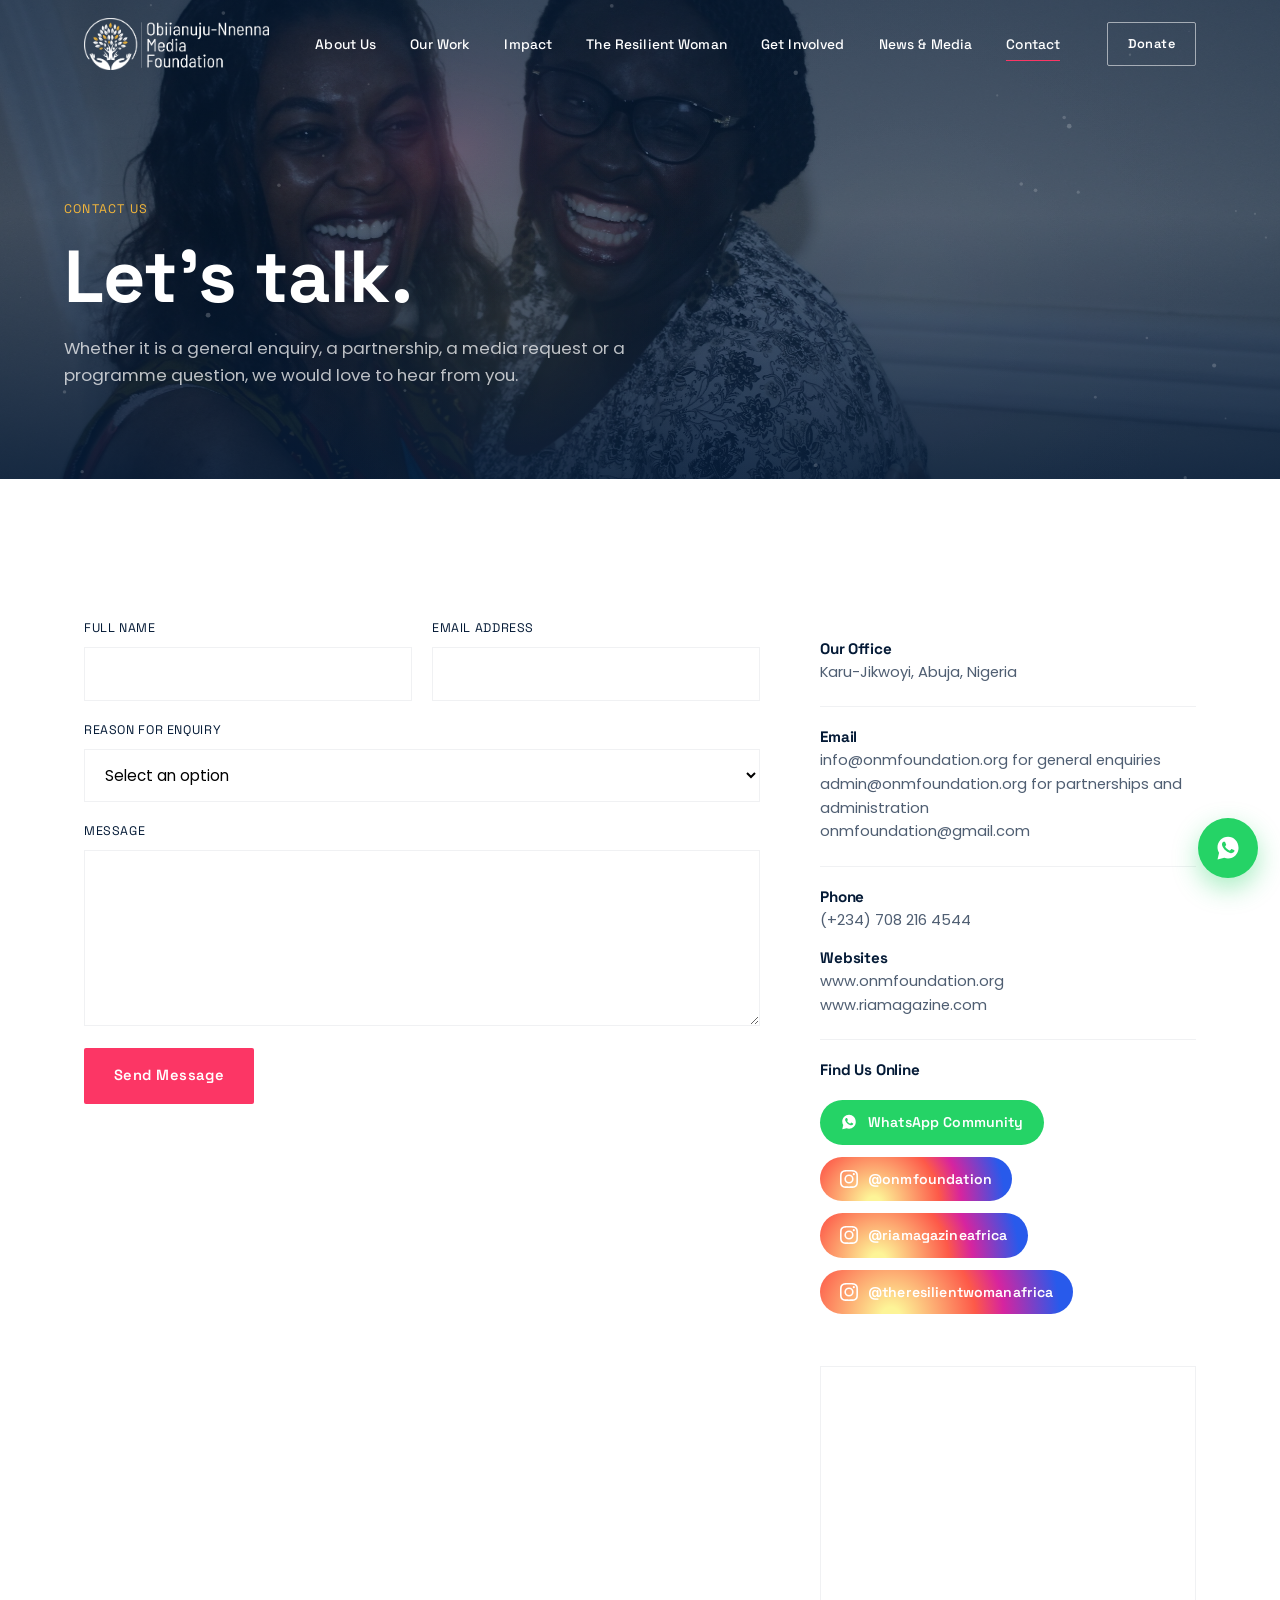
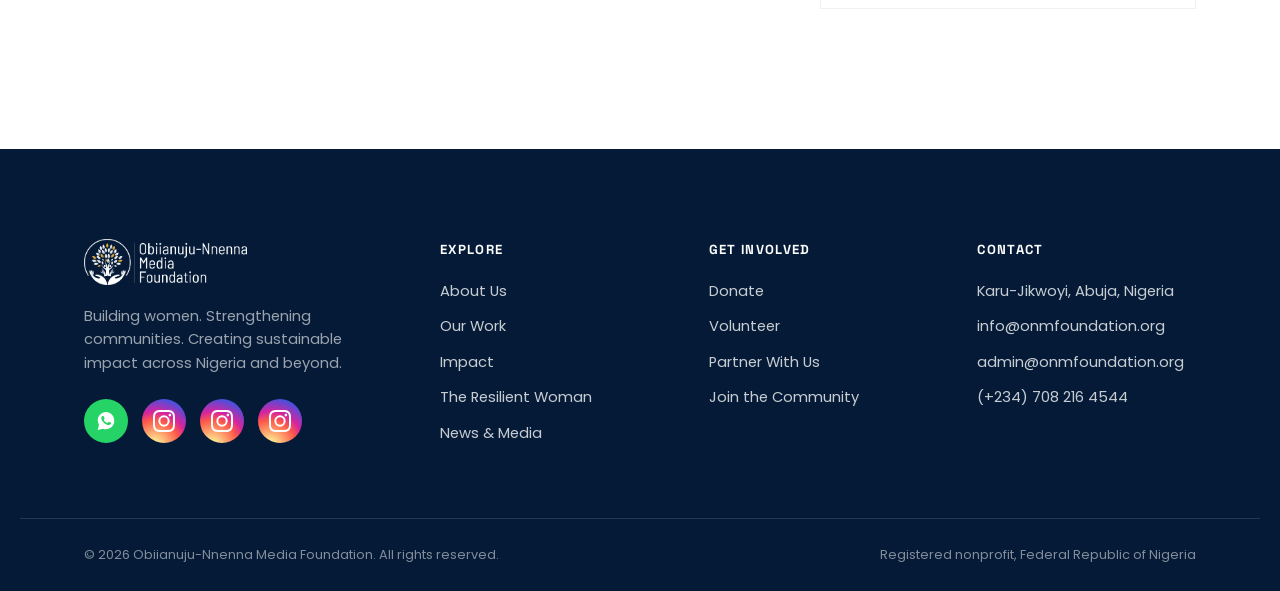
<file: Downloads/onm-foundation/contact.html>
<!doctype html>
<html lang="en">
<head>
<meta charset="UTF-8">
<meta name="viewport" content="width=device-width, initial-scale=1">
<title>Contact Us | Obiianuju-Nnenna Media Foundation</title>
<meta name="description" content="Get in touch with the Obiianuju-Nnenna Media Foundation for general enquiries, partnerships, media, and our Abuja office address.">
<link rel="icon" href="images/onmfoundation_logo.png">
<link rel="stylesheet" href="css/style.css">
<style>
.contact-grid{display:grid;grid-template-columns:1fr 1fr;gap:60px}
.info-block{display:flex;gap:16px;padding:22px 0;border-bottom:1px solid var(--navy-08)}
.info-block h4{font-family:var(--display);font-size:.95rem}
.info-block p{margin-top:4px;color:var(--navy-70);font-size:.92rem}
.map-frame{aspect-ratio:16/10;border:1px solid var(--navy-08);margin-top:30px}
.map-frame iframe{width:100%;height:100%;border:0}
@media(max-width:900px){.contact-grid{grid-template-columns:1fr}}
</style>
<!-- Meta Pixel Code -->
<script>
!function(f,b,e,v,n,t,s)
{if(f.fbq)return;n=f.fbq=function(){n.callMethod?
n.callMethod.apply(n,arguments):n.queue.push(arguments)};
if(!f._fbq)f._fbq=n;n.push=n;n.loaded=!0;n.version='2.0';
n.queue=[];t=b.createElement(e);t.async=!0;
t.src=v;s=b.getElementsByTagName(e)[0];
s.parentNode.insertBefore(t,s)}(window, document,'script',
'https://connect.facebook.net/en_US/fbevents.js');
fbq('init', '2195518915181824');
fbq('track', 'PageView');
</script>
<!-- End Meta Pixel Code -->
</head>
<body>
<!-- Meta Pixel fallback for visitors without JavaScript -->
<noscript><img height="1" width="1" style="display:none"
src="https://www.facebook.com/tr?id=2195518915181824&ev=PageView&noscript=1"
alt="" /></noscript>

<a href="#main" class="skip-link">Skip to content</a>

<header class="site-header">
  <div class="container nav-row">
    <a href="index.html" class="brand" aria-label="Obiianuju-Nnenna Media Foundation, home"><img src="images/onmfoundation_logo.png" alt="Obiianuju-Nnenna Media Foundation"></a>
    <nav class="main-nav" id="mainNav" aria-label="Primary">
      <a href="about.html">About Us</a>
      <a href="our-work.html">Our Work</a>
      <a href="impact.html">Impact</a>
      <a href="resilient-women.html">The Resilient Woman</a>
      <a href="get-involved.html">Get Involved</a>
      <a href="news.html">News &amp; Media</a>
      <a href="contact.html" aria-current="page">Contact</a>
    </nav>
    <div class="nav-actions">
      <a href="get-involved.html#donate" class="btn btn-outline-light btn-sm">Donate</a>
      <button class="nav-toggle" aria-label="Toggle menu" aria-expanded="false" aria-controls="mainNav"><span></span><span></span><span></span></button>
    </div>
  </div>
</header>

<main id="main">

  <section class="page-header has-photo">
    <div class="page-header-media"><img src="images/contact_page.webp" alt="The Foundation team welcoming visitors" loading="eager"></div>
    <canvas class="ambient-canvas" data-theme="navy" aria-hidden="true"></canvas>
    <div class="page-header-inner">
      <span class="crumb">Contact Us</span>
      <h1>Let's talk.</h1>
      <p>Whether it is a general enquiry, a partnership, a media request or a programme question, we would love to hear from you.</p>
    </div>
  </section>

  <section class="section">
    <div class="container contact-grid">
      <div class="reveal">
        <form data-static-form>
          <div class="form-grid">
            <div class="field"><label for="cName">Full Name</label><input id="cName" required></div>
            <div class="field"><label for="cEmail">Email Address</label><input id="cEmail" type="email" required></div>
            <div class="field full">
              <label for="cReason">Reason for Enquiry</label>
              <select id="cReason" required>
                <option value="">Select an option</option>
                <option>General Enquiry</option>
                <option>Partnership Enquiry</option>
                <option>Media Enquiry</option>
                <option>Programme Enquiry</option>
                <option>The Wellness Chronicles</option>
              </select>
            </div>
            <div class="field full"><label for="cMsg">Message</label><textarea id="cMsg" rows="6" required></textarea></div>
          </div>
          <button type="submit" class="btn btn-pink" style="margin-top:22px">Send Message</button>
          <p class="form-note" style="margin-top:14px;font-size:.88rem"></p>
        </form>
      </div>

      <div class="reveal">
        <div class="info-block">
          <div>
            <h4>Our Office</h4>
            <p>Karu-Jikwoyi, Abuja, Nigeria</p>
          </div>
        </div>
        <div class="info-block">
          <div>
            <h4>Email</h4>
            <p><a href="mailto:info@onmfoundation.org">info@onmfoundation.org</a> for general enquiries<br>
            <a href="mailto:admin@onmfoundation.org">admin@onmfoundation.org</a> for partnerships and administration<br>
            <a href="mailto:onmfoundation@gmail.com">onmfoundation@gmail.com</a></p>
          </div>
        </div>
        <div class="info-block">
          <div>
            <h4>Phone</h4>
            <p><a href="tel:+2347082164544">(+234) 708 216 4544</a></p>
            <h4 style="margin-top:18px">Websites</h4>
            <p><a href="https://www.onmfoundation.org" target="_blank" rel="noopener">www.onmfoundation.org</a><br><a href="https://www.riamagazine.com" target="_blank" rel="noopener">www.riamagazine.com</a></p>
          </div>
        </div>
        <div class="info-block" style="border-bottom:none">
          <div>
            <h4>Find Us Online</h4>
            <div class="handle-row">
              <a class="handle handle-wa" href="https://chat.whatsapp.com/E9bC8LtakeX8GZGqpjYWFS" target="_blank" rel="noopener"><svg viewBox="0 0 32 32" aria-hidden="true"><path d="M16.02 3C9.4 3 4 8.4 4 15.02c0 2.36.66 4.56 1.8 6.44L4 29l7.72-1.75a11.9 11.9 0 0 0 4.3.8h.01c6.62 0 12.02-5.4 12.02-12.02C28.05 8.4 22.65 3 16.02 3zm7.02 17.14c-.3.85-1.72 1.62-2.38 1.7-.6.08-1.36.11-2.2-.14-.5-.15-1.15-.36-1.98-.71-3.48-1.5-5.75-5.02-5.92-5.25-.17-.23-1.42-1.9-1.42-3.62 0-1.72.9-2.56 1.22-2.92.32-.35.7-.44.93-.44.23 0 .47.002.67.01.22.01.5-.08.79.6.3.71 1 2.44 1.09 2.62.09.18.15.4.03.63-.12.23-.18.37-.36.57-.18.2-.38.44-.55.6-.18.16-.37.34-.16.68.21.34.94 1.55 2.02 2.51 1.39 1.24 2.56 1.62 2.9 1.8.34.18.54.15.74-.09.2-.24.86-1 1.09-1.35.23-.34.46-.28.77-.17.32.12 2.02.95 2.37 1.13.35.17.58.26.66.4.1.14.1.79-.2 1.65z"/></svg> WhatsApp Community</a>
              <a class="handle" href="https://www.instagram.com/onmfoundation/" target="_blank" rel="noopener"><svg viewBox="0 0 24 24" aria-hidden="true"><path d="M12 2.16c3.2 0 3.58.01 4.85.07 1.17.05 1.8.25 2.23.41.56.22.96.48 1.38.9.42.42.68.82.9 1.38.16.42.36 1.06.41 2.23.06 1.27.07 1.65.07 4.85s-.01 3.58-.07 4.85c-.05 1.17-.25 1.8-.41 2.23-.22.56-.48.96-.9 1.38-.42.42-.82.68-1.38.9-.42.16-1.06.36-2.23.41-1.27.06-1.65.07-4.85.07s-3.58-.01-4.85-.07c-1.17-.05-1.8-.25-2.23-.41-.56-.22-.96-.48-1.38-.9-.42-.42-.68-.82-.9-1.38-.16-.42-.36-1.06-.41-2.23C2.17 15.58 2.16 15.2 2.16 12s.01-3.58.07-4.85c.05-1.17.25-1.8.41-2.23.22-.56.48-.96.9-1.38.42-.42.82-.68 1.38-.9.42-.16 1.06-.36 2.23-.41C8.42 2.17 8.8 2.16 12 2.16M12 0C8.74 0 8.33.01 7.05.07 5.78.13 4.9.33 4.14.63c-.79.31-1.46.72-2.13 1.38C1.35 2.68.94 3.35.63 4.14.33 4.9.13 5.78.07 7.05.01 8.33 0 8.74 0 12s.01 3.67.07 4.95c.06 1.27.26 2.15.56 2.91.31.79.72 1.46 1.38 2.13.67.67 1.34 1.07 2.13 1.38.76.3 1.64.5 2.91.56C8.33 23.99 8.74 24 12 24s3.67-.01 4.95-.07c1.27-.06 2.15-.26 2.91-.56.79-.31 1.46-.71 2.13-1.38.67-.67 1.07-1.34 1.38-2.13.3-.76.5-1.64.56-2.91.06-1.28.07-1.69.07-4.95s-.01-3.67-.07-4.95c-.06-1.27-.26-2.15-.56-2.91-.31-.79-.71-1.46-1.38-2.13-.67-.66-1.34-1.07-2.13-1.38-.76-.3-1.64-.5-2.91-.56C15.67.01 15.26 0 12 0zm0 5.84A6.16 6.16 0 1 0 18.16 12 6.16 6.16 0 0 0 12 5.84zM12 16a4 4 0 1 1 4-4 4 4 0 0 1-4 4zm6.41-11.85a1.44 1.44 0 1 0 1.44 1.44 1.44 1.44 0 0 0-1.44-1.44z"/></svg> @onmfoundation</a>
              <a class="handle" href="https://www.instagram.com/riamagazineafrica/" target="_blank" rel="noopener"><svg viewBox="0 0 24 24" aria-hidden="true"><path d="M12 2.16c3.2 0 3.58.01 4.85.07 1.17.05 1.8.25 2.23.41.56.22.96.48 1.38.9.42.42.68.82.9 1.38.16.42.36 1.06.41 2.23.06 1.27.07 1.65.07 4.85s-.01 3.58-.07 4.85c-.05 1.17-.25 1.8-.41 2.23-.22.56-.48.96-.9 1.38-.42.42-.82.68-1.38.9-.42.16-1.06.36-2.23.41-1.27.06-1.65.07-4.85.07s-3.58-.01-4.85-.07c-1.17-.05-1.8-.25-2.23-.41-.56-.22-.96-.48-1.38-.9-.42-.42-.68-.82-.9-1.38-.16-.42-.36-1.06-.41-2.23C2.17 15.58 2.16 15.2 2.16 12s.01-3.58.07-4.85c.05-1.17.25-1.8.41-2.23.22-.56.48-.96.9-1.38.42-.42.82-.68 1.38-.9.42-.16 1.06-.36 2.23-.41C8.42 2.17 8.8 2.16 12 2.16M12 0C8.74 0 8.33.01 7.05.07 5.78.13 4.9.33 4.14.63c-.79.31-1.46.72-2.13 1.38C1.35 2.68.94 3.35.63 4.14.33 4.9.13 5.78.07 7.05.01 8.33 0 8.74 0 12s.01 3.67.07 4.95c.06 1.27.26 2.15.56 2.91.31.79.72 1.46 1.38 2.13.67.67 1.34 1.07 2.13 1.38.76.3 1.64.5 2.91.56C8.33 23.99 8.74 24 12 24s3.67-.01 4.95-.07c1.27-.06 2.15-.26 2.91-.56.79-.31 1.46-.71 2.13-1.38.67-.67 1.07-1.34 1.38-2.13.3-.76.5-1.64.56-2.91.06-1.28.07-1.69.07-4.95s-.01-3.67-.07-4.95c-.06-1.27-.26-2.15-.56-2.91-.31-.79-.71-1.46-1.38-2.13-.67-.66-1.34-1.07-2.13-1.38-.76-.3-1.64-.5-2.91-.56C15.67.01 15.26 0 12 0zm0 5.84A6.16 6.16 0 1 0 18.16 12 6.16 6.16 0 0 0 12 5.84zM12 16a4 4 0 1 1 4-4 4 4 0 0 1-4 4zm6.41-11.85a1.44 1.44 0 1 0 1.44 1.44 1.44 1.44 0 0 0-1.44-1.44z"/></svg> @riamagazineafrica</a>
              <a class="handle" href="https://www.instagram.com/theresilientwomanafrica?igsi=MWZzMzFoYjhxZ3BucA==&amp;utm_source=ig_contact_invite" target="_blank" rel="noopener"><svg viewBox="0 0 24 24" aria-hidden="true"><path d="M12 2.16c3.2 0 3.58.01 4.85.07 1.17.05 1.8.25 2.23.41.56.22.96.48 1.38.9.42.42.68.82.9 1.38.16.42.36 1.06.41 2.23.06 1.27.07 1.65.07 4.85s-.01 3.58-.07 4.85c-.05 1.17-.25 1.8-.41 2.23-.22.56-.48.96-.9 1.38-.42.42-.82.68-1.38.9-.42.16-1.06.36-2.23.41-1.27.06-1.65.07-4.85.07s-3.58-.01-4.85-.07c-1.17-.05-1.8-.25-2.23-.41-.56-.22-.96-.48-1.38-.9-.42-.42-.68-.82-.9-1.38-.16-.42-.36-1.06-.41-2.23C2.17 15.58 2.16 15.2 2.16 12s.01-3.58.07-4.85c.05-1.17.25-1.8.41-2.23.22-.56.48-.96.9-1.38.42-.42.82-.68 1.38-.9.42-.16 1.06-.36 2.23-.41C8.42 2.17 8.8 2.16 12 2.16M12 0C8.74 0 8.33.01 7.05.07 5.78.13 4.9.33 4.14.63c-.79.31-1.46.72-2.13 1.38C1.35 2.68.94 3.35.63 4.14.33 4.9.13 5.78.07 7.05.01 8.33 0 8.74 0 12s.01 3.67.07 4.95c.06 1.27.26 2.15.56 2.91.31.79.72 1.46 1.38 2.13.67.67 1.34 1.07 2.13 1.38.76.3 1.64.5 2.91.56C8.33 23.99 8.74 24 12 24s3.67-.01 4.95-.07c1.27-.06 2.15-.26 2.91-.56.79-.31 1.46-.71 2.13-1.38.67-.67 1.07-1.34 1.38-2.13.3-.76.5-1.64.56-2.91.06-1.28.07-1.69.07-4.95s-.01-3.67-.07-4.95c-.06-1.27-.26-2.15-.56-2.91-.31-.79-.71-1.46-1.38-2.13-.67-.66-1.34-1.07-2.13-1.38-.76-.3-1.64-.5-2.91-.56C15.67.01 15.26 0 12 0zm0 5.84A6.16 6.16 0 1 0 18.16 12 6.16 6.16 0 0 0 12 5.84zM12 16a4 4 0 1 1 4-4 4 4 0 0 1-4 4zm6.41-11.85a1.44 1.44 0 1 0 1.44 1.44 1.44 1.44 0 0 0-1.44-1.44z"/></svg> @theresilientwomanafrica</a>
            </div>
          </div>
        </div>

        <div class="map-frame">
          <iframe title="Office location, Karu-Jikwoyi, Abuja" loading="lazy" src="https://www.google.com/maps?q=Karu-Jikwoyi,+Abuja,+Nigeria&amp;output=embed"></iframe>
        </div>
      </div>
    </div>
  </section>

</main>

<footer class="site-footer">
  <div class="footer-top">
    <div class="footer-brand">
      <img src="images/onmfoundation_logo.png" alt="Obiianuju-Nnenna Media Foundation">
      <p>Building women. Strengthening communities. Creating sustainable impact across Nigeria and beyond.</p>
      <div class="footer-social" aria-label="Social media">
        <a class="social-wa" href="https://chat.whatsapp.com/E9bC8LtakeX8GZGqpjYWFS" target="_blank" rel="noopener" aria-label="Join our WhatsApp community"><svg viewBox="0 0 32 32" aria-hidden="true"><path d="M16.02 3C9.4 3 4 8.4 4 15.02c0 2.36.66 4.56 1.8 6.44L4 29l7.72-1.75a11.9 11.9 0 0 0 4.3.8h.01c6.62 0 12.02-5.4 12.02-12.02C28.05 8.4 22.65 3 16.02 3zm7.02 17.14c-.3.85-1.72 1.62-2.38 1.7-.6.08-1.36.11-2.2-.14-.5-.15-1.15-.36-1.98-.71-3.48-1.5-5.75-5.02-5.92-5.25-.17-.23-1.42-1.9-1.42-3.62 0-1.72.9-2.56 1.22-2.92.32-.35.7-.44.93-.44.23 0 .47.002.67.01.22.01.5-.08.79.6.3.71 1 2.44 1.09 2.62.09.18.15.4.03.63-.12.23-.18.37-.36.57-.18.2-.38.44-.55.6-.18.16-.37.34-.16.68.21.34.94 1.55 2.02 2.51 1.39 1.24 2.56 1.62 2.9 1.8.34.18.54.15.74-.09.2-.24.86-1 1.09-1.35.23-.34.46-.28.77-.17.32.12 2.02.95 2.37 1.13.35.17.58.26.66.4.1.14.1.79-.2 1.65z"/></svg></a>
        <a class="social-ig" href="https://www.instagram.com/onmfoundation/" target="_blank" rel="noopener" aria-label="ONM Foundation on Instagram"><svg viewBox="0 0 24 24" aria-hidden="true"><path d="M12 2.16c3.2 0 3.58.01 4.85.07 1.17.05 1.8.25 2.23.41.56.22.96.48 1.38.9.42.42.68.82.9 1.38.16.42.36 1.06.41 2.23.06 1.27.07 1.65.07 4.85s-.01 3.58-.07 4.85c-.05 1.17-.25 1.8-.41 2.23-.22.56-.48.96-.9 1.38-.42.42-.82.68-1.38.9-.42.16-1.06.36-2.23.41-1.27.06-1.65.07-4.85.07s-3.58-.01-4.85-.07c-1.17-.05-1.8-.25-2.23-.41-.56-.22-.96-.48-1.38-.9-.42-.42-.68-.82-.9-1.38-.16-.42-.36-1.06-.41-2.23C2.17 15.58 2.16 15.2 2.16 12s.01-3.58.07-4.85c.05-1.17.25-1.8.41-2.23.22-.56.48-.96.9-1.38.42-.42.82-.68 1.38-.9.42-.16 1.06-.36 2.23-.41C8.42 2.17 8.8 2.16 12 2.16M12 0C8.74 0 8.33.01 7.05.07 5.78.13 4.9.33 4.14.63c-.79.31-1.46.72-2.13 1.38C1.35 2.68.94 3.35.63 4.14.33 4.9.13 5.78.07 7.05.01 8.33 0 8.74 0 12s.01 3.67.07 4.95c.06 1.27.26 2.15.56 2.91.31.79.72 1.46 1.38 2.13.67.67 1.34 1.07 2.13 1.38.76.3 1.64.5 2.91.56C8.33 23.99 8.74 24 12 24s3.67-.01 4.95-.07c1.27-.06 2.15-.26 2.91-.56.79-.31 1.46-.71 2.13-1.38.67-.67 1.07-1.34 1.38-2.13.3-.76.5-1.64.56-2.91.06-1.28.07-1.69.07-4.95s-.01-3.67-.07-4.95c-.06-1.27-.26-2.15-.56-2.91-.31-.79-.71-1.46-1.38-2.13-.67-.66-1.34-1.07-2.13-1.38-.76-.3-1.64-.5-2.91-.56C15.67.01 15.26 0 12 0zm0 5.84A6.16 6.16 0 1 0 18.16 12 6.16 6.16 0 0 0 12 5.84zM12 16a4 4 0 1 1 4-4 4 4 0 0 1-4 4zm6.41-11.85a1.44 1.44 0 1 0 1.44 1.44 1.44 1.44 0 0 0-1.44-1.44z"/></svg></a>
        <a class="social-ig" href="https://www.instagram.com/riamagazineafrica/" target="_blank" rel="noopener" aria-label="RIA Magazine Africa on Instagram"><svg viewBox="0 0 24 24" aria-hidden="true"><path d="M12 2.16c3.2 0 3.58.01 4.85.07 1.17.05 1.8.25 2.23.41.56.22.96.48 1.38.9.42.42.68.82.9 1.38.16.42.36 1.06.41 2.23.06 1.27.07 1.65.07 4.85s-.01 3.58-.07 4.85c-.05 1.17-.25 1.8-.41 2.23-.22.56-.48.96-.9 1.38-.42.42-.82.68-1.38.9-.42.16-1.06.36-2.23.41-1.27.06-1.65.07-4.85.07s-3.58-.01-4.85-.07c-1.17-.05-1.8-.25-2.23-.41-.56-.22-.96-.48-1.38-.9-.42-.42-.68-.82-.9-1.38-.16-.42-.36-1.06-.41-2.23C2.17 15.58 2.16 15.2 2.16 12s.01-3.58.07-4.85c.05-1.17.25-1.8.41-2.23.22-.56.48-.96.9-1.38.42-.42.82-.68 1.38-.9.42-.16 1.06-.36 2.23-.41C8.42 2.17 8.8 2.16 12 2.16M12 0C8.74 0 8.33.01 7.05.07 5.78.13 4.9.33 4.14.63c-.79.31-1.46.72-2.13 1.38C1.35 2.68.94 3.35.63 4.14.33 4.9.13 5.78.07 7.05.01 8.33 0 8.74 0 12s.01 3.67.07 4.95c.06 1.27.26 2.15.56 2.91.31.79.72 1.46 1.38 2.13.67.67 1.34 1.07 2.13 1.38.76.3 1.64.5 2.91.56C8.33 23.99 8.74 24 12 24s3.67-.01 4.95-.07c1.27-.06 2.15-.26 2.91-.56.79-.31 1.46-.71 2.13-1.38.67-.67 1.07-1.34 1.38-2.13.3-.76.5-1.64.56-2.91.06-1.28.07-1.69.07-4.95s-.01-3.67-.07-4.95c-.06-1.27-.26-2.15-.56-2.91-.31-.79-.71-1.46-1.38-2.13-.67-.66-1.34-1.07-2.13-1.38-.76-.3-1.64-.5-2.91-.56C15.67.01 15.26 0 12 0zm0 5.84A6.16 6.16 0 1 0 18.16 12 6.16 6.16 0 0 0 12 5.84zM12 16a4 4 0 1 1 4-4 4 4 0 0 1-4 4zm6.41-11.85a1.44 1.44 0 1 0 1.44 1.44 1.44 1.44 0 0 0-1.44-1.44z"/></svg></a>
        <a class="social-ig" href="https://www.instagram.com/theresilientwomanafrica?igsi=MWZzMzFoYjhxZ3BucA==&amp;utm_source=ig_contact_invite" target="_blank" rel="noopener" aria-label="The Resilient Woman Africa on Instagram"><svg viewBox="0 0 24 24" aria-hidden="true"><path d="M12 2.16c3.2 0 3.58.01 4.85.07 1.17.05 1.8.25 2.23.41.56.22.96.48 1.38.9.42.42.68.82.9 1.38.16.42.36 1.06.41 2.23.06 1.27.07 1.65.07 4.85s-.01 3.58-.07 4.85c-.05 1.17-.25 1.8-.41 2.23-.22.56-.48.96-.9 1.38-.42.42-.82.68-1.38.9-.42.16-1.06.36-2.23.41-1.27.06-1.65.07-4.85.07s-3.58-.01-4.85-.07c-1.17-.05-1.8-.25-2.23-.41-.56-.22-.96-.48-1.38-.9-.42-.42-.68-.82-.9-1.38-.16-.42-.36-1.06-.41-2.23C2.17 15.58 2.16 15.2 2.16 12s.01-3.58.07-4.85c.05-1.17.25-1.8.41-2.23.22-.56.48-.96.9-1.38.42-.42.82-.68 1.38-.9.42-.16 1.06-.36 2.23-.41C8.42 2.17 8.8 2.16 12 2.16M12 0C8.74 0 8.33.01 7.05.07 5.78.13 4.9.33 4.14.63c-.79.31-1.46.72-2.13 1.38C1.35 2.68.94 3.35.63 4.14.33 4.9.13 5.78.07 7.05.01 8.33 0 8.74 0 12s.01 3.67.07 4.95c.06 1.27.26 2.15.56 2.91.31.79.72 1.46 1.38 2.13.67.67 1.34 1.07 2.13 1.38.76.3 1.64.5 2.91.56C8.33 23.99 8.74 24 12 24s3.67-.01 4.95-.07c1.27-.06 2.15-.26 2.91-.56.79-.31 1.46-.71 2.13-1.38.67-.67 1.07-1.34 1.38-2.13.3-.76.5-1.64.56-2.91.06-1.28.07-1.69.07-4.95s-.01-3.67-.07-4.95c-.06-1.27-.26-2.15-.56-2.91-.31-.79-.71-1.46-1.38-2.13-.67-.66-1.34-1.07-2.13-1.38-.76-.3-1.64-.5-2.91-.56C15.67.01 15.26 0 12 0zm0 5.84A6.16 6.16 0 1 0 18.16 12 6.16 6.16 0 0 0 12 5.84zM12 16a4 4 0 1 1 4-4 4 4 0 0 1-4 4zm6.41-11.85a1.44 1.44 0 1 0 1.44 1.44 1.44 1.44 0 0 0-1.44-1.44z"/></svg></a>
      </div>
    </div>
    <div class="footer-col">
      <h5>Explore</h5>
      <ul>
        <li><a href="about.html">About Us</a></li>
        <li><a href="our-work.html">Our Work</a></li>
        <li><a href="impact.html">Impact</a></li>
        <li><a href="resilient-women.html">The Resilient Woman</a></li>
        <li><a href="news.html">News &amp; Media</a></li>
      </ul>
    </div>
    <div class="footer-col">
      <h5>Get Involved</h5>
      <ul>
        <li><a href="get-involved.html#donate">Donate</a></li>
        <li><a href="get-involved.html#volunteer">Volunteer</a></li>
        <li><a href="get-involved.html#partner">Partner With Us</a></li>
        <li><a href="resilient-women.html#community">Join the Community</a></li>
      </ul>
    </div>
    <div class="footer-col">
      <h5>Contact</h5>
      <ul>
        <li>Karu-Jikwoyi, Abuja, Nigeria</li>
        <li><a href="mailto:info@onmfoundation.org">info@onmfoundation.org</a></li>
        <li><a href="mailto:admin@onmfoundation.org">admin@onmfoundation.org</a></li>
        <li><a href="tel:+2347082164544">(+234) 708 216 4544</a></li>
      </ul>
    </div>
  </div>
  <div class="footer-bottom">
    <span>© <span id="year"></span> Obiianuju-Nnenna Media Foundation. All rights reserved.</span>
    <span>Registered nonprofit, Federal Republic of Nigeria</span>
  </div>
</footer>

<div class="mobile-cta-bar">
  <a href="get-involved.html#donate" class="btn btn-pink btn-sm">Donate</a>
  <a href="resilient-women.html#community" class="btn btn-outline btn-sm" style="color:#fff;border-color:rgba(255,255,255,.4)">Join</a>
  <a href="resilient-women.html#register" class="btn btn-navy btn-sm" style="background:var(--yellow);color:var(--navy)">Free Entry</a>
</div>

<a class="whatsapp-float" href="https://chat.whatsapp.com/E9bC8LtakeX8GZGqpjYWFS" target="_blank" rel="noopener" aria-label="Chat with the Foundation on WhatsApp">
  <svg fill="currentColor" viewBox="0 0 32 32" aria-hidden="true"><path d="M16.02 3C9.4 3 4 8.4 4 15.02c0 2.36.66 4.56 1.8 6.44L4 29l7.72-1.75a11.9 11.9 0 0 0 4.3.8h.01c6.62 0 12.02-5.4 12.02-12.02C28.05 8.4 22.65 3 16.02 3zm7.02 17.14c-.3.85-1.72 1.62-2.38 1.7-.6.08-1.36.11-2.2-.14-.5-.15-1.15-.36-1.98-.71-3.48-1.5-5.75-5.02-5.92-5.25-.17-.23-1.42-1.9-1.42-3.62 0-1.72.9-2.56 1.22-2.92.32-.35.7-.44.93-.44.23 0 .47.002.67.01.22.01.5-.08.79.6.3.71 1 2.44 1.09 2.62.09.18.15.4.03.63-.12.23-.18.37-.36.57-.18.2-.38.44-.55.6-.18.16-.37.34-.16.68.21.34.94 1.55 2.02 2.51 1.39 1.24 2.56 1.62 2.9 1.8.34.18.54.15.74-.09.2-.24.86-1 1.09-1.35.23-.34.46-.28.77-.17.32.12 2.02.95 2.37 1.13.35.17.58.26.66.4.1.14.1.79-.2 1.65z"/></svg>
</a>

<script src="js/main.js"></script>
<script src="js/ambient-bg.js"></script>
<script>document.getElementById('year').textContent = new Date().getFullYear();</script>
</body>
</html>
</file>
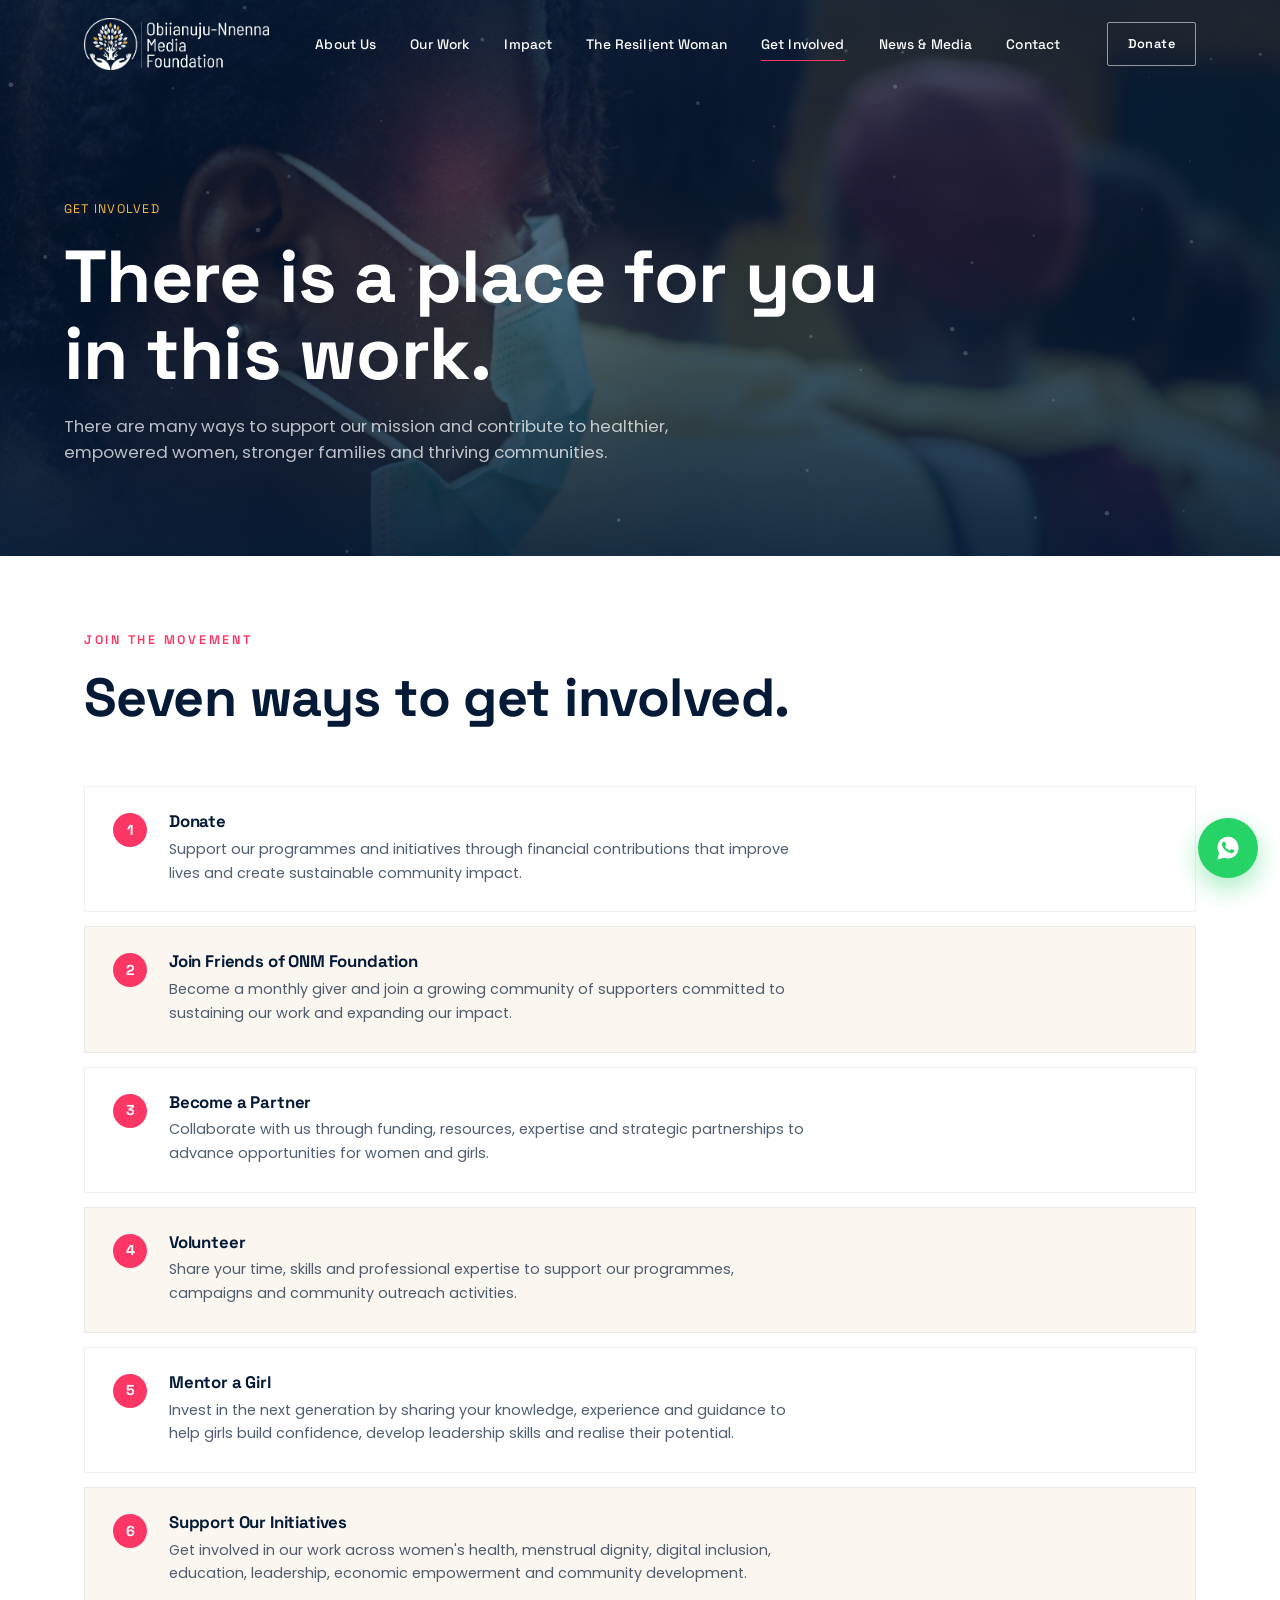
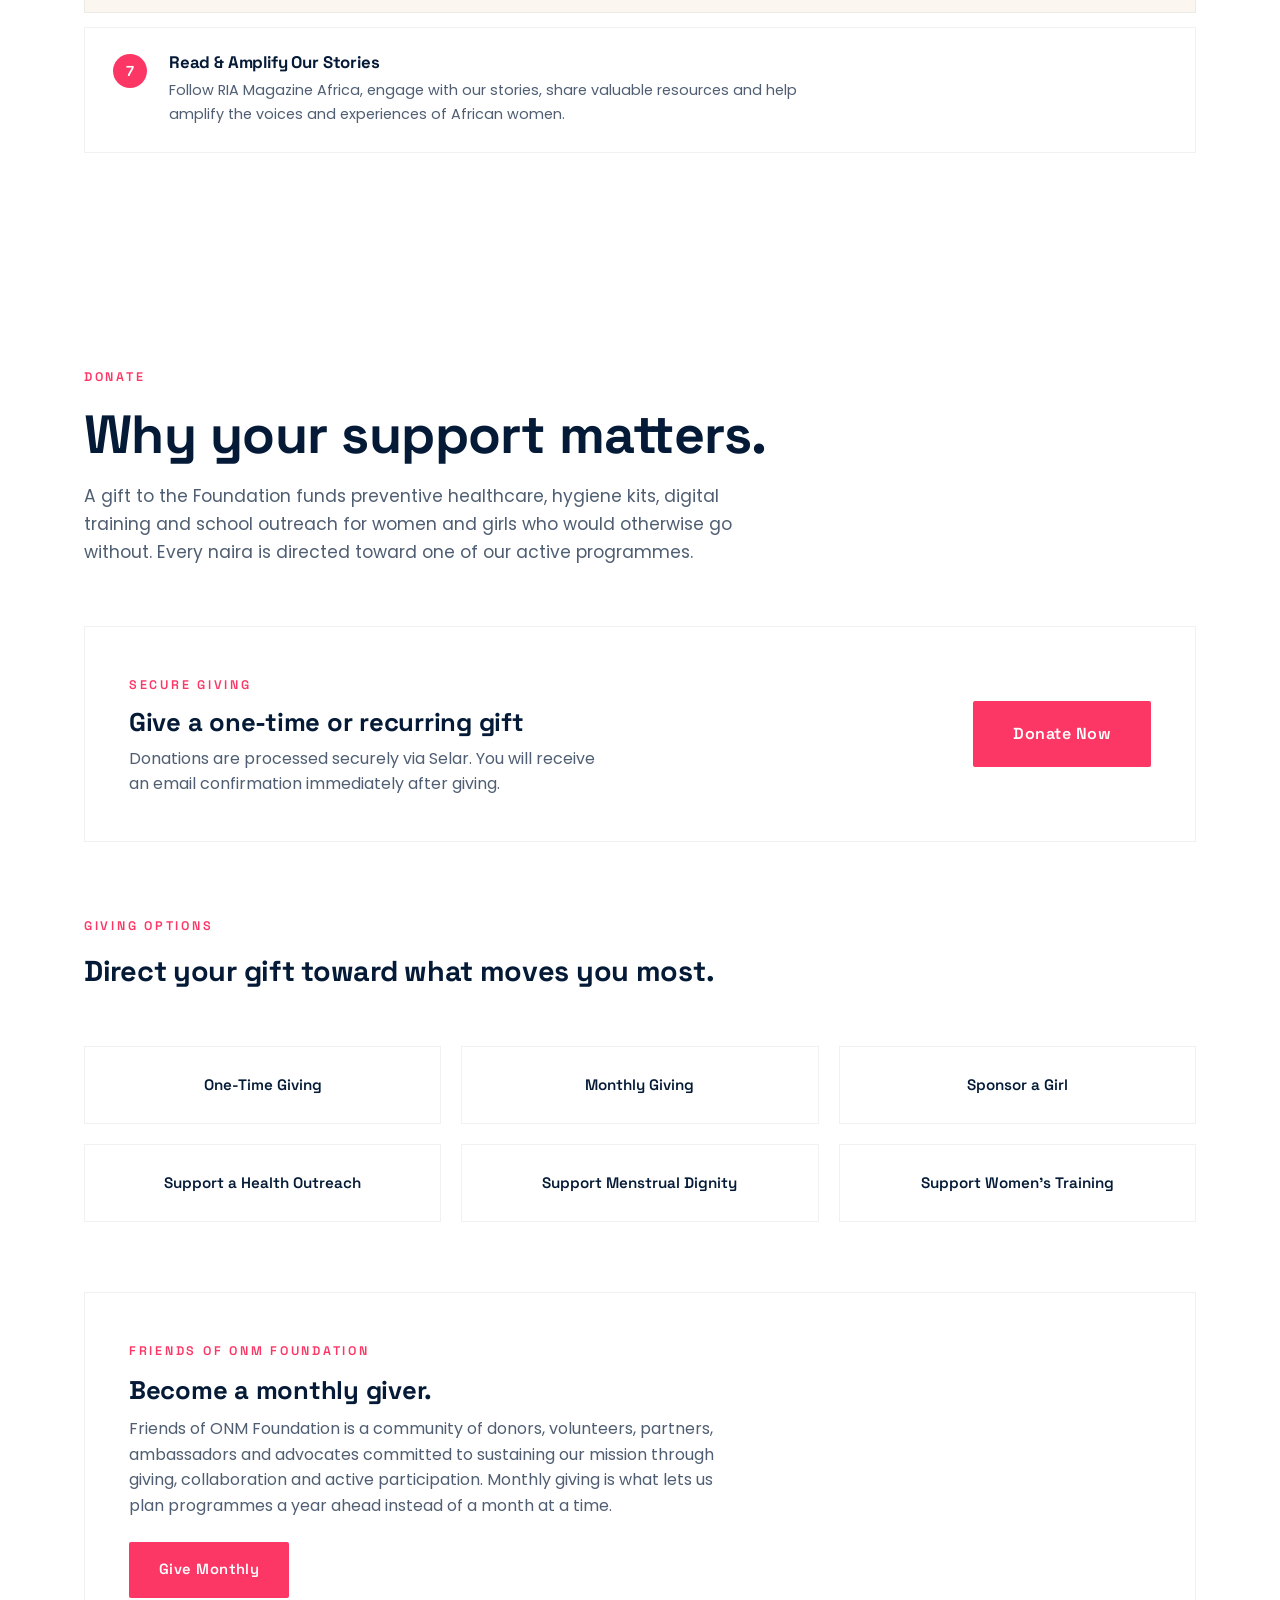
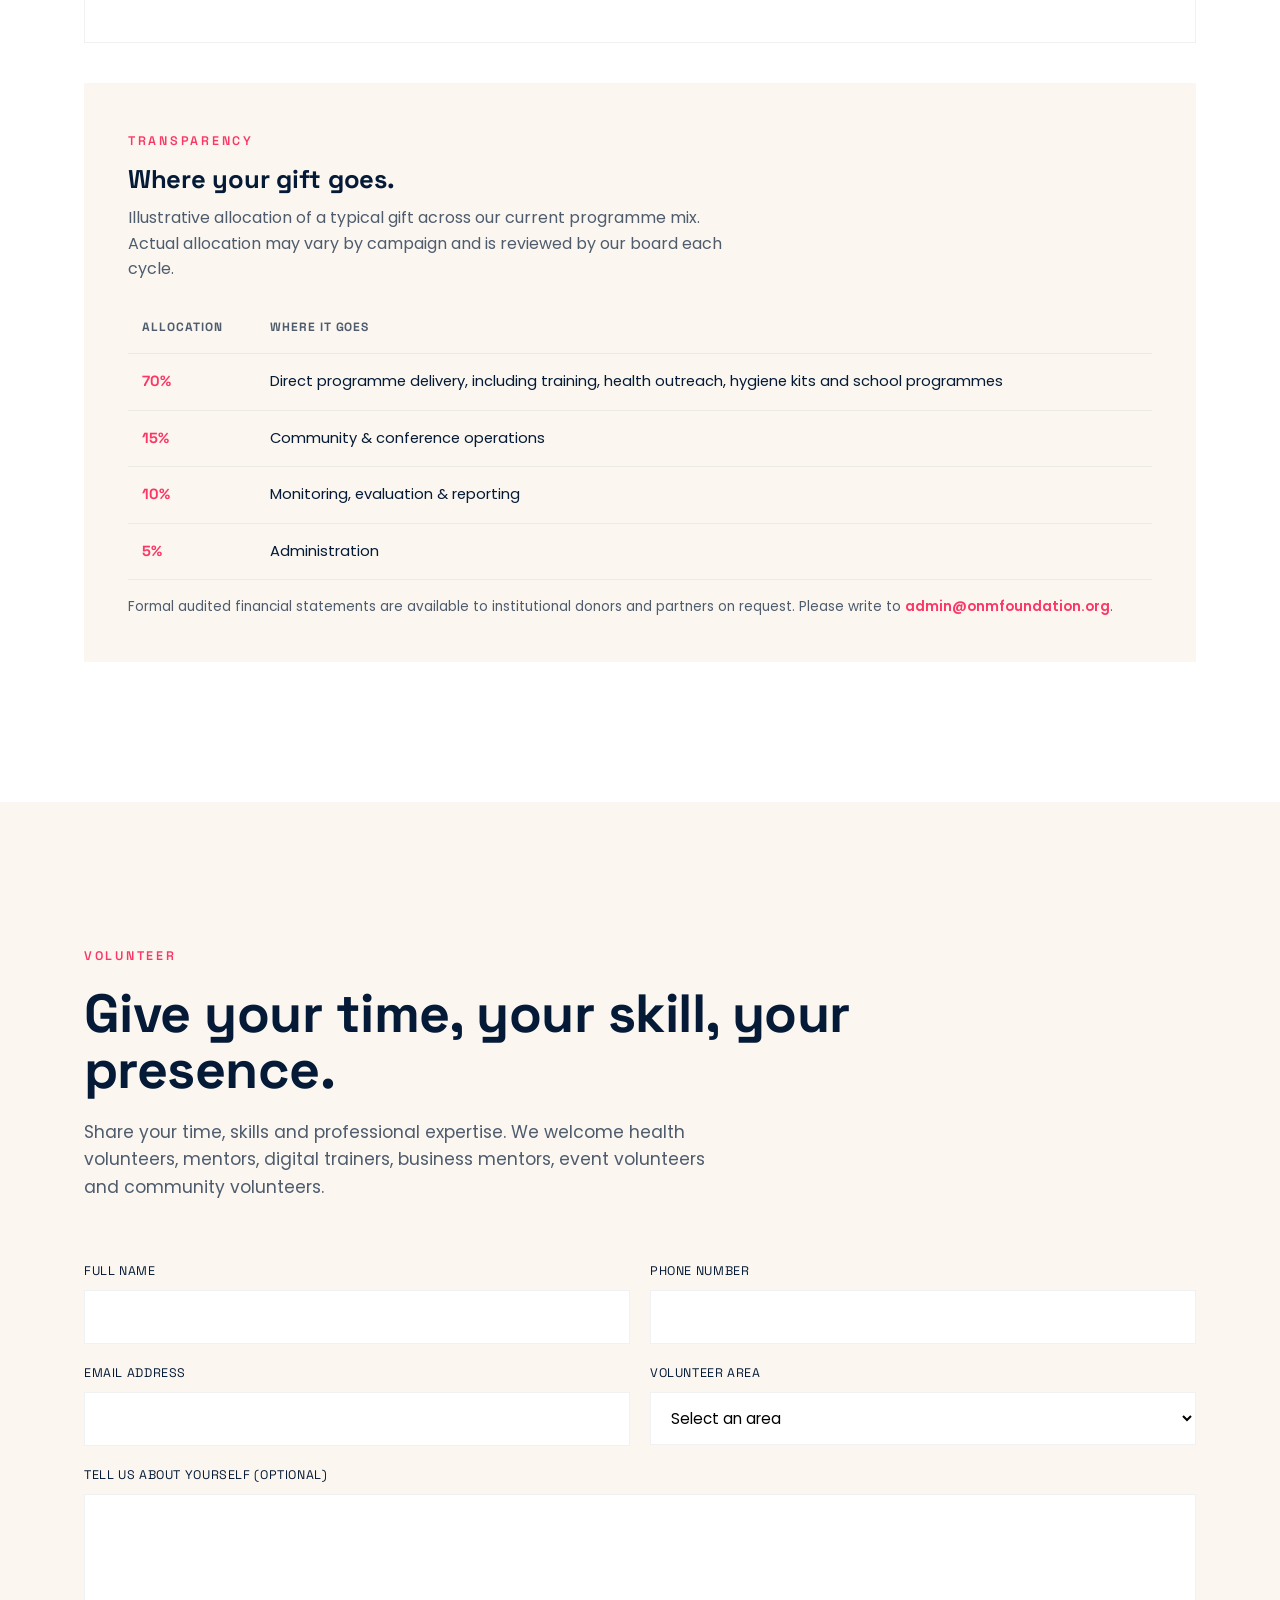
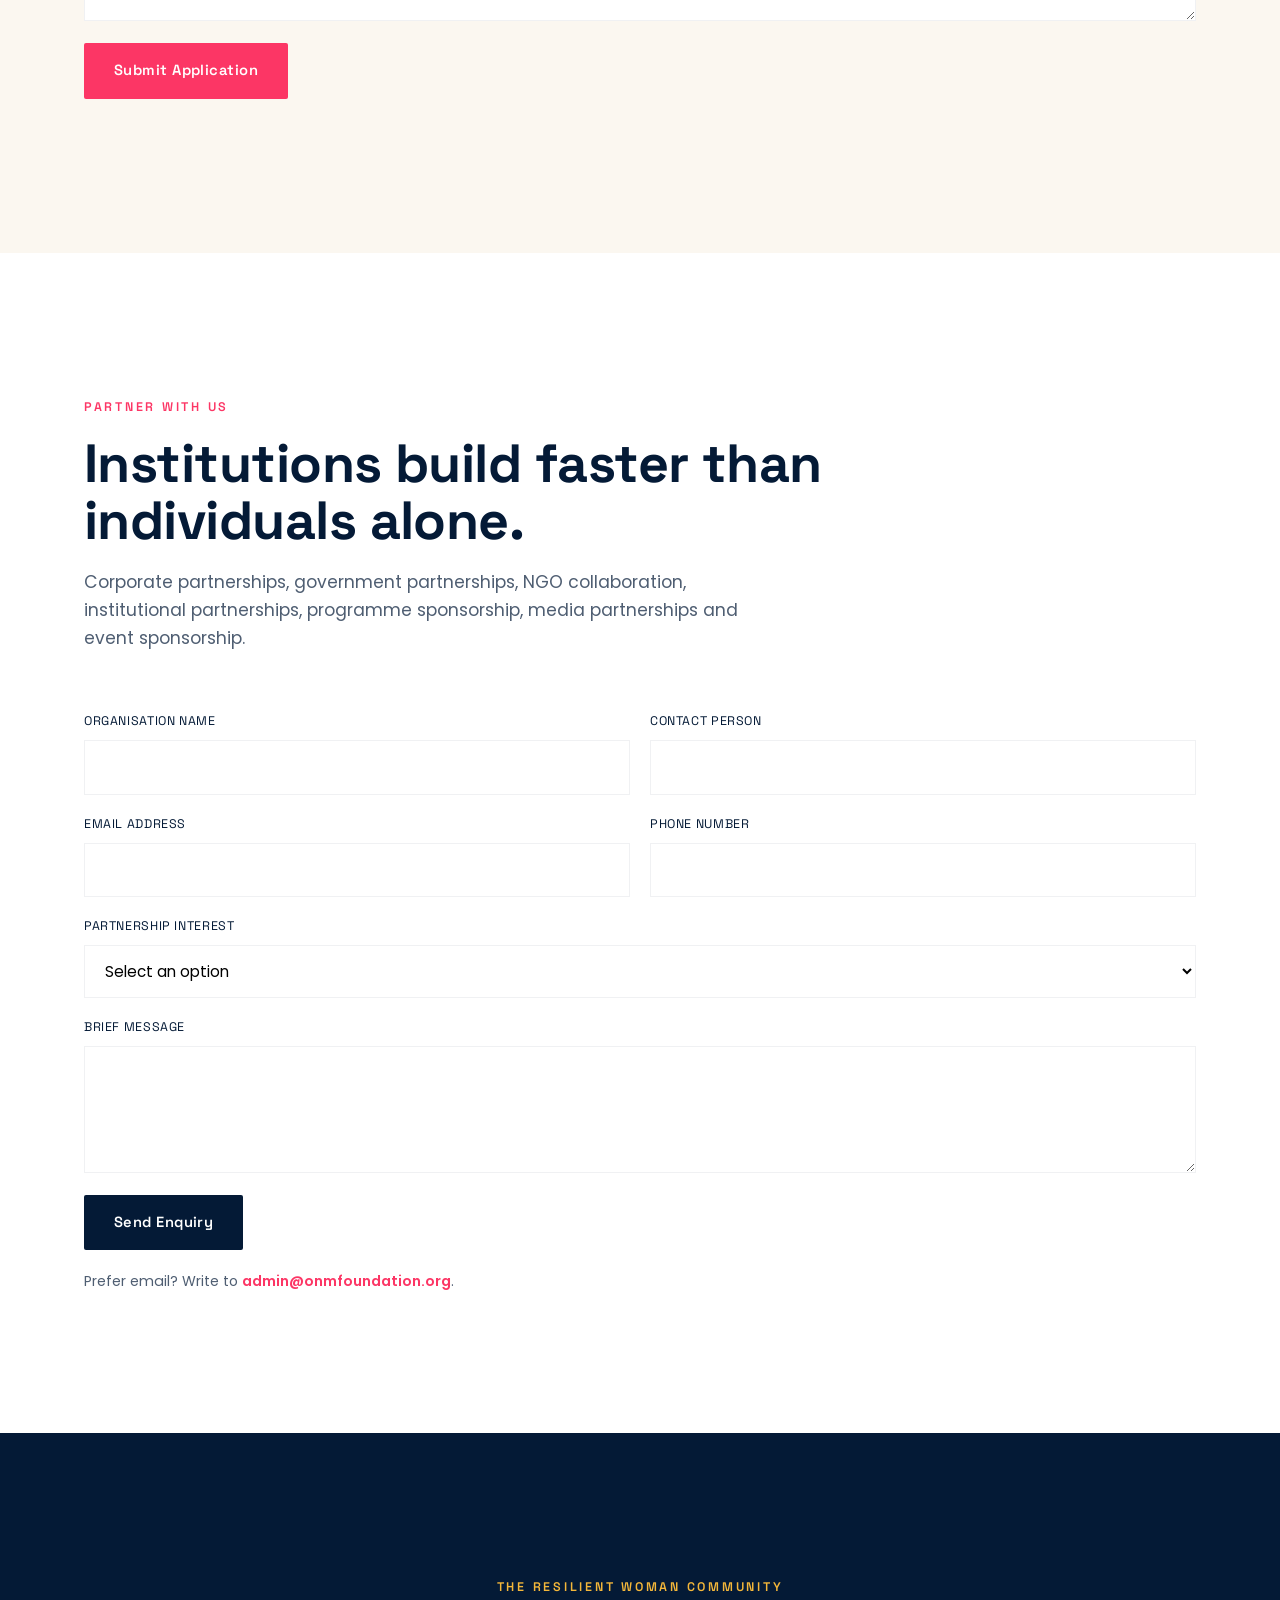
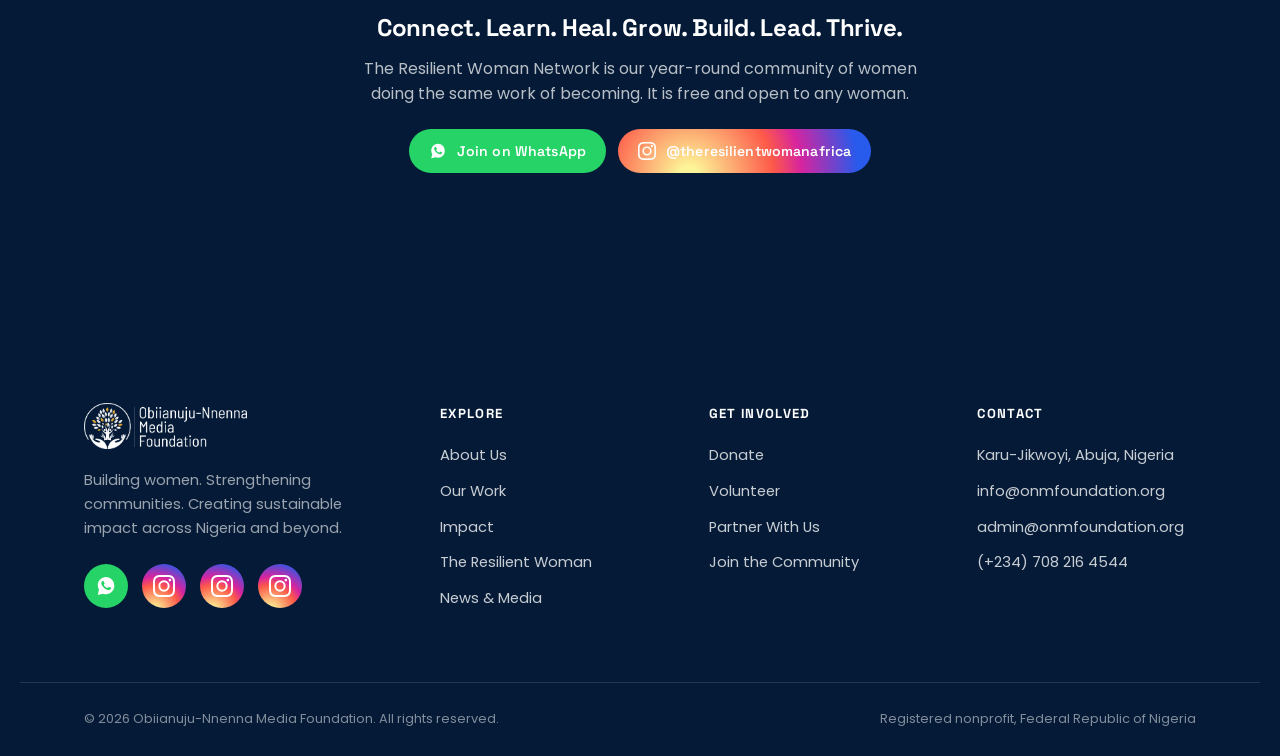
<file: Downloads/onm-foundation/get-involved.html>
<!doctype html>
<html lang="en">
<head>
<meta charset="UTF-8">
<meta name="viewport" content="width=device-width, initial-scale=1">
<title>Get Involved | Obiianuju-Nnenna Media Foundation</title>
<meta name="description" content="Donate, volunteer or partner with the Obiianuju-Nnenna Media Foundation and support women's health, education, digital and economic empowerment across Nigeria.">
<link rel="icon" href="images/onmfoundation_logo.png">
<link rel="stylesheet" href="css/style.css">
<style>
.give-grid{display:grid;grid-template-columns:repeat(3,1fr);gap:20px;margin-top:20px}
.give-card{border:1px solid var(--navy-08);padding:26px;text-align:center;font-family:var(--display);font-weight:600;font-size:.95rem;transition:border-color .3s ease,color .3s ease,transform .3s ease}
.give-card:hover{border-color:var(--pink);color:var(--pink);transform:translateY(-3px)}
@media(max-width:800px){.give-grid{grid-template-columns:1fr 1fr}}
</style>
<!-- Meta Pixel Code -->
<script>
!function(f,b,e,v,n,t,s)
{if(f.fbq)return;n=f.fbq=function(){n.callMethod?
n.callMethod.apply(n,arguments):n.queue.push(arguments)};
if(!f._fbq)f._fbq=n;n.push=n;n.loaded=!0;n.version='2.0';
n.queue=[];t=b.createElement(e);t.async=!0;
t.src=v;s=b.getElementsByTagName(e)[0];
s.parentNode.insertBefore(t,s)}(window, document,'script',
'https://connect.facebook.net/en_US/fbevents.js');
fbq('init', '2195518915181824');
fbq('track', 'PageView');
</script>
<!-- End Meta Pixel Code -->
</head>
<body>
<!-- Meta Pixel fallback for visitors without JavaScript -->
<noscript><img height="1" width="1" style="display:none"
src="https://www.facebook.com/tr?id=2195518915181824&ev=PageView&noscript=1"
alt="" /></noscript>

<a href="#main" class="skip-link">Skip to content</a>

<header class="site-header">
  <div class="container nav-row">
    <a href="index.html" class="brand" aria-label="Obiianuju-Nnenna Media Foundation, home"><img src="images/onmfoundation_logo.png" alt="Obiianuju-Nnenna Media Foundation"></a>
    <nav class="main-nav" id="mainNav" aria-label="Primary">
      <a href="about.html">About Us</a>
      <a href="our-work.html">Our Work</a>
      <a href="impact.html">Impact</a>
      <a href="resilient-women.html">The Resilient Woman</a>
      <a href="get-involved.html" aria-current="page">Get Involved</a>
      <a href="news.html">News &amp; Media</a>
      <a href="contact.html">Contact</a>
    </nav>
    <div class="nav-actions">
      <a href="get-involved.html#donate" class="btn btn-outline-light btn-sm">Donate</a>
      <button class="nav-toggle" aria-label="Toggle menu" aria-expanded="false" aria-controls="mainNav"><span></span><span></span><span></span></button>
    </div>
  </div>
</header>

<main id="main">

  <section class="page-header has-photo">
    <div class="page-header-media"><img src="images/get_involved.jpg" alt="Volunteers and participants at a Foundation outreach" loading="eager"></div>
    <canvas class="ambient-canvas" data-theme="navy" aria-hidden="true"></canvas>
    <div class="page-header-inner">
      <span class="crumb">Get Involved</span>
      <h1>There is a place for you in this work.</h1>
      <p>There are many ways to support our mission and contribute to healthier, empowered women, stronger families and thriving communities.</p>
    </div>
  </section>

  <!-- ============ SEVEN WAYS ============ -->
  <section class="section section-tight">
    <div class="container">
      <div class="section-head reveal">
        <span class="eyebrow">Join The Movement</span>
        <h2>Seven ways to get involved.</h2>
      </div>
      <div class="ways-list reveal">
        <a class="way" href="#donate"><span class="way-num">1</span><div><h4>Donate</h4><p>Support our programmes and initiatives through financial contributions that improve lives and create sustainable community impact.</p></div></a>
        <a class="way" href="#friends"><span class="way-num">2</span><div><h4>Join Friends of ONM Foundation</h4><p>Become a monthly giver and join a growing community of supporters committed to sustaining our work and expanding our impact.</p></div></a>
        <a class="way" href="#partner"><span class="way-num">3</span><div><h4>Become a Partner</h4><p>Collaborate with us through funding, resources, expertise and strategic partnerships to advance opportunities for women and girls.</p></div></a>
        <a class="way" href="#volunteer"><span class="way-num">4</span><div><h4>Volunteer</h4><p>Share your time, skills and professional expertise to support our programmes, campaigns and community outreach activities.</p></div></a>
        <a class="way" href="#volunteer"><span class="way-num">5</span><div><h4>Mentor a Girl</h4><p>Invest in the next generation by sharing your knowledge, experience and guidance to help girls build confidence, develop leadership skills and realise their potential.</p></div></a>
        <a class="way" href="our-work.html#initiatives"><span class="way-num">6</span><div><h4>Support Our Initiatives</h4><p>Get involved in our work across women's health, menstrual dignity, digital inclusion, education, leadership, economic empowerment and community development.</p></div></a>
        <a class="way" href="news.html"><span class="way-num">7</span><div><h4>Read &amp; Amplify Our Stories</h4><p>Follow RIA Magazine Africa, engage with our stories, share valuable resources and help amplify the voices and experiences of African women.</p></div></a>
      </div>
    </div>
  </section>

  <!-- ============ DONATE ============ -->
  <section class="section" id="donate">
    <div class="container">
      <div class="section-head reveal">
        <span class="eyebrow">Donate</span>
        <h2>Why your support matters.</h2>
        <p>A gift to the Foundation funds preventive healthcare, hygiene kits, digital training and school outreach for women and girls who would otherwise go without. Every naira is directed toward one of our active programmes.</p>
      </div>

      <div class="reveal" style="border:1px solid var(--navy-08);padding:44px;display:flex;flex-wrap:wrap;gap:30px;align-items:center;justify-content:space-between">
        <div>
          <span class="eyebrow">Secure Giving</span>
          <h3 style="margin-top:12px;font-size:1.6rem">Give a one-time or recurring gift</h3>
          <p style="margin-top:10px;color:var(--navy-70);max-width:48ch">Donations are processed securely via Selar. You will receive an email confirmation immediately after giving.</p>
        </div>
        <a href="https://selar.com/8y017u" target="_blank" rel="noopener" class="btn btn-pink" style="padding:20px 40px;font-size:1rem">Donate Now</a>
      </div>

      <div class="section-head reveal" style="margin-top:70px">
        <span class="eyebrow">Giving Options</span>
        <h2 style="font-size:1.8rem">Direct your gift toward what moves you most.</h2>
      </div>
      <div class="give-grid reveal">
        <a href="https://selar.com/8y017u" target="_blank" rel="noopener" class="give-card">One-Time Giving</a>
        <a href="https://selar.com/8y017u" target="_blank" rel="noopener" class="give-card">Monthly Giving</a>
        <a href="https://selar.com/8y017u" target="_blank" rel="noopener" class="give-card">Sponsor a Girl</a>
        <a href="https://selar.com/8y017u" target="_blank" rel="noopener" class="give-card">Support a Health Outreach</a>
        <a href="https://selar.com/8y017u" target="_blank" rel="noopener" class="give-card">Support Menstrual Dignity</a>
        <a href="https://selar.com/8y017u" target="_blank" rel="noopener" class="give-card">Support Women's Training</a>
      </div>

      <div class="reveal" id="friends" style="margin-top:70px;border:1px solid var(--navy-08);padding:44px">
        <span class="eyebrow">Friends of ONM Foundation</span>
        <h3 style="margin-top:14px;font-size:1.6rem">Become a monthly giver.</h3>
        <p style="margin-top:12px;max-width:60ch;color:var(--navy-70)">Friends of ONM Foundation is a community of donors, volunteers, partners, ambassadors and advocates committed to sustaining our mission through giving, collaboration and active participation. Monthly giving is what lets us plan programmes a year ahead instead of a month at a time.</p>
        <a href="https://selar.com/8y017u" target="_blank" rel="noopener" class="btn btn-pink" style="margin-top:24px">Give Monthly</a>
      </div>

      <div class="reveal" style="margin-top:40px;background:var(--cream);padding:44px">
        <span class="eyebrow">Transparency</span>
        <h3 style="margin-top:14px;font-size:1.6rem">Where your gift goes.</h3>
        <p style="margin-top:12px;max-width:60ch;color:var(--navy-70)">Illustrative allocation of a typical gift across our current programme mix. Actual allocation may vary by campaign and is reviewed by our board each cycle.</p>
        <table class="flow-table">
          <thead><tr><th>Allocation</th><th>Where it goes</th></tr></thead>
          <tbody>
            <tr><td class="pull-num">70%</td><td>Direct programme delivery, including training, health outreach, hygiene kits and school programmes</td></tr>
            <tr><td class="pull-num">15%</td><td>Community &amp; conference operations</td></tr>
            <tr><td class="pull-num">10%</td><td>Monitoring, evaluation &amp; reporting</td></tr>
            <tr><td class="pull-num">5%</td><td>Administration</td></tr>
          </tbody>
        </table>
        <p style="margin-top:16px;font-size:.85rem;color:var(--navy-70)">Formal audited financial statements are available to institutional donors and partners on request. Please write to <a href="mailto:admin@onmfoundation.org" style="color:var(--pink);font-weight:600">admin@onmfoundation.org</a>.</p>
      </div>
    </div>
  </section>

  <!-- ============ VOLUNTEER ============ -->
  <section class="section bg-cream" id="volunteer">
    <div class="container">
      <div class="section-head reveal">
        <span class="eyebrow">Volunteer</span>
        <h2>Give your time, your skill, your presence.</h2>
        <p>Share your time, skills and professional expertise. We welcome health volunteers, mentors, digital trainers, business mentors, event volunteers and community volunteers.</p>
      </div>
      <form class="reveal" data-static-form>
        <div class="form-grid">
          <div class="field"><label for="vFullName">Full Name</label><input id="vFullName" required></div>
          <div class="field"><label for="vPhone">Phone Number</label><input id="vPhone" type="tel" required></div>
          <div class="field"><label for="vEmail">Email Address</label><input id="vEmail" type="email" required></div>
          <div class="field">
            <label for="vArea">Volunteer Area</label>
            <select id="vArea" required>
              <option value="">Select an area</option>
              <option>Health Volunteer</option>
              <option>Mentor</option>
              <option>Digital Trainer</option>
              <option>Business Mentor</option>
              <option>Event Volunteer</option>
              <option>Mentor a Girl</option>
              <option>Community Volunteer</option>
            </select>
          </div>
          <div class="field full"><label for="vNote">Tell us about yourself (optional)</label><textarea id="vNote" rows="4"></textarea></div>
        </div>
        <button type="submit" class="btn btn-pink" style="margin-top:22px">Submit Application</button>
        <p class="form-note" style="margin-top:14px;font-size:.88rem"></p>
      </form>
    </div>
  </section>

  <!-- ============ PARTNER ============ -->
  <section class="section" id="partner">
    <div class="container">
      <div class="section-head reveal">
        <span class="eyebrow">Partner With Us</span>
        <h2>Institutions build faster than individuals alone.</h2>
        <p>Corporate partnerships, government partnerships, NGO collaboration, institutional partnerships, programme sponsorship, media partnerships and event sponsorship.</p>
      </div>
      <form class="reveal" data-static-form>
        <div class="form-grid">
          <div class="field"><label for="pOrg">Organisation Name</label><input id="pOrg" required></div>
          <div class="field"><label for="pContact">Contact Person</label><input id="pContact" required></div>
          <div class="field"><label for="pEmail">Email Address</label><input id="pEmail" type="email" required></div>
          <div class="field"><label for="pPhone">Phone Number</label><input id="pPhone" type="tel" required></div>
          <div class="field full">
            <label for="pType">Partnership Interest</label>
            <select id="pType" required>
              <option value="">Select an option</option>
              <option>Corporate Partnership</option>
              <option>Government Partnership</option>
              <option>NGO Collaboration</option>
              <option>Institutional Partnership</option>
              <option>Programme Sponsorship</option>
              <option>Media Partnership</option>
              <option>Event Sponsorship</option>
            </select>
          </div>
          <div class="field full"><label for="pNote">Brief Message</label><textarea id="pNote" rows="4" required></textarea></div>
        </div>
        <button type="submit" class="btn btn-navy" style="margin-top:22px">Send Enquiry</button>
        <p class="form-note" style="margin-top:14px;font-size:.88rem"></p>
      </form>
      <p style="margin-top:20px;font-size:.88rem;color:var(--navy-70)">Prefer email? Write to <a href="mailto:admin@onmfoundation.org" style="color:var(--pink);font-weight:600">admin@onmfoundation.org</a>.</p>
    </div>
  </section>

  <!-- ============ COMMUNITY CTA ============ -->
  <section class="section section-navy">
    <div class="container reveal" style="text-align:center;max-width:700px;margin:0 auto">
      <span class="eyebrow" style="justify-content:center">The Resilient Woman Community</span>
      <h2 style="margin-top:16px">Connect. Learn. Heal. Grow. Build. Lead. Thrive.</h2>
      <p style="margin-top:16px;color:rgba(255,255,255,.72)">The Resilient Woman Network is our year-round community of women doing the same work of becoming. It is free and open to any woman.</p>
      <div class="handle-row" style="justify-content:center">
        <a class="handle handle-wa" href="https://chat.whatsapp.com/E9bC8LtakeX8GZGqpjYWFS" target="_blank" rel="noopener"><svg viewBox="0 0 32 32" aria-hidden="true"><path d="M16.02 3C9.4 3 4 8.4 4 15.02c0 2.36.66 4.56 1.8 6.44L4 29l7.72-1.75a11.9 11.9 0 0 0 4.3.8h.01c6.62 0 12.02-5.4 12.02-12.02C28.05 8.4 22.65 3 16.02 3zm7.02 17.14c-.3.85-1.72 1.62-2.38 1.7-.6.08-1.36.11-2.2-.14-.5-.15-1.15-.36-1.98-.71-3.48-1.5-5.75-5.02-5.92-5.25-.17-.23-1.42-1.9-1.42-3.62 0-1.72.9-2.56 1.22-2.92.32-.35.7-.44.93-.44.23 0 .47.002.67.01.22.01.5-.08.79.6.3.71 1 2.44 1.09 2.62.09.18.15.4.03.63-.12.23-.18.37-.36.57-.18.2-.38.44-.55.6-.18.16-.37.34-.16.68.21.34.94 1.55 2.02 2.51 1.39 1.24 2.56 1.62 2.9 1.8.34.18.54.15.74-.09.2-.24.86-1 1.09-1.35.23-.34.46-.28.77-.17.32.12 2.02.95 2.37 1.13.35.17.58.26.66.4.1.14.1.79-.2 1.65z"/></svg> Join on WhatsApp</a>
        <a class="handle" href="https://www.instagram.com/theresilientwomanafrica?igsi=MWZzMzFoYjhxZ3BucA==&amp;utm_source=ig_contact_invite" target="_blank" rel="noopener"><svg viewBox="0 0 24 24" aria-hidden="true"><path d="M12 2.16c3.2 0 3.58.01 4.85.07 1.17.05 1.8.25 2.23.41.56.22.96.48 1.38.9.42.42.68.82.9 1.38.16.42.36 1.06.41 2.23.06 1.27.07 1.65.07 4.85s-.01 3.58-.07 4.85c-.05 1.17-.25 1.8-.41 2.23-.22.56-.48.96-.9 1.38-.42.42-.82.68-1.38.9-.42.16-1.06.36-2.23.41-1.27.06-1.65.07-4.85.07s-3.58-.01-4.85-.07c-1.17-.05-1.8-.25-2.23-.41-.56-.22-.96-.48-1.38-.9-.42-.42-.68-.82-.9-1.38-.16-.42-.36-1.06-.41-2.23C2.17 15.58 2.16 15.2 2.16 12s.01-3.58.07-4.85c.05-1.17.25-1.8.41-2.23.22-.56.48-.96.9-1.38.42-.42.82-.68 1.38-.9.42-.16 1.06-.36 2.23-.41C8.42 2.17 8.8 2.16 12 2.16M12 0C8.74 0 8.33.01 7.05.07 5.78.13 4.9.33 4.14.63c-.79.31-1.46.72-2.13 1.38C1.35 2.68.94 3.35.63 4.14.33 4.9.13 5.78.07 7.05.01 8.33 0 8.74 0 12s.01 3.67.07 4.95c.06 1.27.26 2.15.56 2.91.31.79.72 1.46 1.38 2.13.67.67 1.34 1.07 2.13 1.38.76.3 1.64.5 2.91.56C8.33 23.99 8.74 24 12 24s3.67-.01 4.95-.07c1.27-.06 2.15-.26 2.91-.56.79-.31 1.46-.71 2.13-1.38.67-.67 1.07-1.34 1.38-2.13.3-.76.5-1.64.56-2.91.06-1.28.07-1.69.07-4.95s-.01-3.67-.07-4.95c-.06-1.27-.26-2.15-.56-2.91-.31-.79-.71-1.46-1.38-2.13-.67-.66-1.34-1.07-2.13-1.38-.76-.3-1.64-.5-2.91-.56C15.67.01 15.26 0 12 0zm0 5.84A6.16 6.16 0 1 0 18.16 12 6.16 6.16 0 0 0 12 5.84zM12 16a4 4 0 1 1 4-4 4 4 0 0 1-4 4zm6.41-11.85a1.44 1.44 0 1 0 1.44 1.44 1.44 1.44 0 0 0-1.44-1.44z"/></svg> @theresilientwomanafrica</a>
      </div>
    </div>
  </section>

</main>

<footer class="site-footer">
  <div class="footer-top">
    <div class="footer-brand">
      <img src="images/onmfoundation_logo.png" alt="Obiianuju-Nnenna Media Foundation">
      <p>Building women. Strengthening communities. Creating sustainable impact across Nigeria and beyond.</p>
      <div class="footer-social" aria-label="Social media">
        <a class="social-wa" href="https://chat.whatsapp.com/E9bC8LtakeX8GZGqpjYWFS" target="_blank" rel="noopener" aria-label="Join our WhatsApp community"><svg viewBox="0 0 32 32" aria-hidden="true"><path d="M16.02 3C9.4 3 4 8.4 4 15.02c0 2.36.66 4.56 1.8 6.44L4 29l7.72-1.75a11.9 11.9 0 0 0 4.3.8h.01c6.62 0 12.02-5.4 12.02-12.02C28.05 8.4 22.65 3 16.02 3zm7.02 17.14c-.3.85-1.72 1.62-2.38 1.7-.6.08-1.36.11-2.2-.14-.5-.15-1.15-.36-1.98-.71-3.48-1.5-5.75-5.02-5.92-5.25-.17-.23-1.42-1.9-1.42-3.62 0-1.72.9-2.56 1.22-2.92.32-.35.7-.44.93-.44.23 0 .47.002.67.01.22.01.5-.08.79.6.3.71 1 2.44 1.09 2.62.09.18.15.4.03.63-.12.23-.18.37-.36.57-.18.2-.38.44-.55.6-.18.16-.37.34-.16.68.21.34.94 1.55 2.02 2.51 1.39 1.24 2.56 1.62 2.9 1.8.34.18.54.15.74-.09.2-.24.86-1 1.09-1.35.23-.34.46-.28.77-.17.32.12 2.02.95 2.37 1.13.35.17.58.26.66.4.1.14.1.79-.2 1.65z"/></svg></a>
        <a class="social-ig" href="https://www.instagram.com/onmfoundation/" target="_blank" rel="noopener" aria-label="ONM Foundation on Instagram"><svg viewBox="0 0 24 24" aria-hidden="true"><path d="M12 2.16c3.2 0 3.58.01 4.85.07 1.17.05 1.8.25 2.23.41.56.22.96.48 1.38.9.42.42.68.82.9 1.38.16.42.36 1.06.41 2.23.06 1.27.07 1.65.07 4.85s-.01 3.58-.07 4.85c-.05 1.17-.25 1.8-.41 2.23-.22.56-.48.96-.9 1.38-.42.42-.82.68-1.38.9-.42.16-1.06.36-2.23.41-1.27.06-1.65.07-4.85.07s-3.58-.01-4.85-.07c-1.17-.05-1.8-.25-2.23-.41-.56-.22-.96-.48-1.38-.9-.42-.42-.68-.82-.9-1.38-.16-.42-.36-1.06-.41-2.23C2.17 15.58 2.16 15.2 2.16 12s.01-3.58.07-4.85c.05-1.17.25-1.8.41-2.23.22-.56.48-.96.9-1.38.42-.42.82-.68 1.38-.9.42-.16 1.06-.36 2.23-.41C8.42 2.17 8.8 2.16 12 2.16M12 0C8.74 0 8.33.01 7.05.07 5.78.13 4.9.33 4.14.63c-.79.31-1.46.72-2.13 1.38C1.35 2.68.94 3.35.63 4.14.33 4.9.13 5.78.07 7.05.01 8.33 0 8.74 0 12s.01 3.67.07 4.95c.06 1.27.26 2.15.56 2.91.31.79.72 1.46 1.38 2.13.67.67 1.34 1.07 2.13 1.38.76.3 1.64.5 2.91.56C8.33 23.99 8.74 24 12 24s3.67-.01 4.95-.07c1.27-.06 2.15-.26 2.91-.56.79-.31 1.46-.71 2.13-1.38.67-.67 1.07-1.34 1.38-2.13.3-.76.5-1.64.56-2.91.06-1.28.07-1.69.07-4.95s-.01-3.67-.07-4.95c-.06-1.27-.26-2.15-.56-2.91-.31-.79-.71-1.46-1.38-2.13-.67-.66-1.34-1.07-2.13-1.38-.76-.3-1.64-.5-2.91-.56C15.67.01 15.26 0 12 0zm0 5.84A6.16 6.16 0 1 0 18.16 12 6.16 6.16 0 0 0 12 5.84zM12 16a4 4 0 1 1 4-4 4 4 0 0 1-4 4zm6.41-11.85a1.44 1.44 0 1 0 1.44 1.44 1.44 1.44 0 0 0-1.44-1.44z"/></svg></a>
        <a class="social-ig" href="https://www.instagram.com/riamagazineafrica/" target="_blank" rel="noopener" aria-label="RIA Magazine Africa on Instagram"><svg viewBox="0 0 24 24" aria-hidden="true"><path d="M12 2.16c3.2 0 3.58.01 4.85.07 1.17.05 1.8.25 2.23.41.56.22.96.48 1.38.9.42.42.68.82.9 1.38.16.42.36 1.06.41 2.23.06 1.27.07 1.65.07 4.85s-.01 3.58-.07 4.85c-.05 1.17-.25 1.8-.41 2.23-.22.56-.48.96-.9 1.38-.42.42-.82.68-1.38.9-.42.16-1.06.36-2.23.41-1.27.06-1.65.07-4.85.07s-3.58-.01-4.85-.07c-1.17-.05-1.8-.25-2.23-.41-.56-.22-.96-.48-1.38-.9-.42-.42-.68-.82-.9-1.38-.16-.42-.36-1.06-.41-2.23C2.17 15.58 2.16 15.2 2.16 12s.01-3.58.07-4.85c.05-1.17.25-1.8.41-2.23.22-.56.48-.96.9-1.38.42-.42.82-.68 1.38-.9.42-.16 1.06-.36 2.23-.41C8.42 2.17 8.8 2.16 12 2.16M12 0C8.74 0 8.33.01 7.05.07 5.78.13 4.9.33 4.14.63c-.79.31-1.46.72-2.13 1.38C1.35 2.68.94 3.35.63 4.14.33 4.9.13 5.78.07 7.05.01 8.33 0 8.74 0 12s.01 3.67.07 4.95c.06 1.27.26 2.15.56 2.91.31.79.72 1.46 1.38 2.13.67.67 1.34 1.07 2.13 1.38.76.3 1.64.5 2.91.56C8.33 23.99 8.74 24 12 24s3.67-.01 4.95-.07c1.27-.06 2.15-.26 2.91-.56.79-.31 1.46-.71 2.13-1.38.67-.67 1.07-1.34 1.38-2.13.3-.76.5-1.64.56-2.91.06-1.28.07-1.69.07-4.95s-.01-3.67-.07-4.95c-.06-1.27-.26-2.15-.56-2.91-.31-.79-.71-1.46-1.38-2.13-.67-.66-1.34-1.07-2.13-1.38-.76-.3-1.64-.5-2.91-.56C15.67.01 15.26 0 12 0zm0 5.84A6.16 6.16 0 1 0 18.16 12 6.16 6.16 0 0 0 12 5.84zM12 16a4 4 0 1 1 4-4 4 4 0 0 1-4 4zm6.41-11.85a1.44 1.44 0 1 0 1.44 1.44 1.44 1.44 0 0 0-1.44-1.44z"/></svg></a>
        <a class="social-ig" href="https://www.instagram.com/theresilientwomanafrica?igsi=MWZzMzFoYjhxZ3BucA==&amp;utm_source=ig_contact_invite" target="_blank" rel="noopener" aria-label="The Resilient Woman Africa on Instagram"><svg viewBox="0 0 24 24" aria-hidden="true"><path d="M12 2.16c3.2 0 3.58.01 4.85.07 1.17.05 1.8.25 2.23.41.56.22.96.48 1.38.9.42.42.68.82.9 1.38.16.42.36 1.06.41 2.23.06 1.27.07 1.65.07 4.85s-.01 3.58-.07 4.85c-.05 1.17-.25 1.8-.41 2.23-.22.56-.48.96-.9 1.38-.42.42-.82.68-1.38.9-.42.16-1.06.36-2.23.41-1.27.06-1.65.07-4.85.07s-3.58-.01-4.85-.07c-1.17-.05-1.8-.25-2.23-.41-.56-.22-.96-.48-1.38-.9-.42-.42-.68-.82-.9-1.38-.16-.42-.36-1.06-.41-2.23C2.17 15.58 2.16 15.2 2.16 12s.01-3.58.07-4.85c.05-1.17.25-1.8.41-2.23.22-.56.48-.96.9-1.38.42-.42.82-.68 1.38-.9.42-.16 1.06-.36 2.23-.41C8.42 2.17 8.8 2.16 12 2.16M12 0C8.74 0 8.33.01 7.05.07 5.78.13 4.9.33 4.14.63c-.79.31-1.46.72-2.13 1.38C1.35 2.68.94 3.35.63 4.14.33 4.9.13 5.78.07 7.05.01 8.33 0 8.74 0 12s.01 3.67.07 4.95c.06 1.27.26 2.15.56 2.91.31.79.72 1.46 1.38 2.13.67.67 1.34 1.07 2.13 1.38.76.3 1.64.5 2.91.56C8.33 23.99 8.74 24 12 24s3.67-.01 4.95-.07c1.27-.06 2.15-.26 2.91-.56.79-.31 1.46-.71 2.13-1.38.67-.67 1.07-1.34 1.38-2.13.3-.76.5-1.64.56-2.91.06-1.28.07-1.69.07-4.95s-.01-3.67-.07-4.95c-.06-1.27-.26-2.15-.56-2.91-.31-.79-.71-1.46-1.38-2.13-.67-.66-1.34-1.07-2.13-1.38-.76-.3-1.64-.5-2.91-.56C15.67.01 15.26 0 12 0zm0 5.84A6.16 6.16 0 1 0 18.16 12 6.16 6.16 0 0 0 12 5.84zM12 16a4 4 0 1 1 4-4 4 4 0 0 1-4 4zm6.41-11.85a1.44 1.44 0 1 0 1.44 1.44 1.44 1.44 0 0 0-1.44-1.44z"/></svg></a>
      </div>
    </div>
    <div class="footer-col">
      <h5>Explore</h5>
      <ul>
        <li><a href="about.html">About Us</a></li>
        <li><a href="our-work.html">Our Work</a></li>
        <li><a href="impact.html">Impact</a></li>
        <li><a href="resilient-women.html">The Resilient Woman</a></li>
        <li><a href="news.html">News &amp; Media</a></li>
      </ul>
    </div>
    <div class="footer-col">
      <h5>Get Involved</h5>
      <ul>
        <li><a href="get-involved.html#donate">Donate</a></li>
        <li><a href="get-involved.html#volunteer">Volunteer</a></li>
        <li><a href="get-involved.html#partner">Partner With Us</a></li>
        <li><a href="resilient-women.html#community">Join the Community</a></li>
      </ul>
    </div>
    <div class="footer-col">
      <h5>Contact</h5>
      <ul>
        <li>Karu-Jikwoyi, Abuja, Nigeria</li>
        <li><a href="mailto:info@onmfoundation.org">info@onmfoundation.org</a></li>
        <li><a href="mailto:admin@onmfoundation.org">admin@onmfoundation.org</a></li>
        <li><a href="tel:+2347082164544">(+234) 708 216 4544</a></li>
      </ul>
    </div>
  </div>
  <div class="footer-bottom">
    <span>© <span id="year"></span> Obiianuju-Nnenna Media Foundation. All rights reserved.</span>
    <span>Registered nonprofit, Federal Republic of Nigeria</span>
  </div>
</footer>

<div class="mobile-cta-bar">
  <a href="get-involved.html#donate" class="btn btn-pink btn-sm">Donate</a>
  <a href="resilient-women.html#community" class="btn btn-outline btn-sm" style="color:#fff;border-color:rgba(255,255,255,.4)">Join</a>
  <a href="resilient-women.html#register" class="btn btn-navy btn-sm" style="background:var(--yellow);color:var(--navy)">Free Entry</a>
</div>

<a class="whatsapp-float" href="https://chat.whatsapp.com/E9bC8LtakeX8GZGqpjYWFS" target="_blank" rel="noopener" aria-label="Chat with the Foundation on WhatsApp">
  <svg fill="currentColor" viewBox="0 0 32 32" aria-hidden="true"><path d="M16.02 3C9.4 3 4 8.4 4 15.02c0 2.36.66 4.56 1.8 6.44L4 29l7.72-1.75a11.9 11.9 0 0 0 4.3.8h.01c6.62 0 12.02-5.4 12.02-12.02C28.05 8.4 22.65 3 16.02 3zm7.02 17.14c-.3.85-1.72 1.62-2.38 1.7-.6.08-1.36.11-2.2-.14-.5-.15-1.15-.36-1.98-.71-3.48-1.5-5.75-5.02-5.92-5.25-.17-.23-1.42-1.9-1.42-3.62 0-1.72.9-2.56 1.22-2.92.32-.35.7-.44.93-.44.23 0 .47.002.67.01.22.01.5-.08.79.6.3.71 1 2.44 1.09 2.62.09.18.15.4.03.63-.12.23-.18.37-.36.57-.18.2-.38.44-.55.6-.18.16-.37.34-.16.68.21.34.94 1.55 2.02 2.51 1.39 1.24 2.56 1.62 2.9 1.8.34.18.54.15.74-.09.2-.24.86-1 1.09-1.35.23-.34.46-.28.77-.17.32.12 2.02.95 2.37 1.13.35.17.58.26.66.4.1.14.1.79-.2 1.65z"/></svg>
</a>

<script src="js/main.js"></script>
<script src="js/ambient-bg.js"></script>
<script>document.getElementById('year').textContent = new Date().getFullYear();</script>
</body>
</html>
</file>
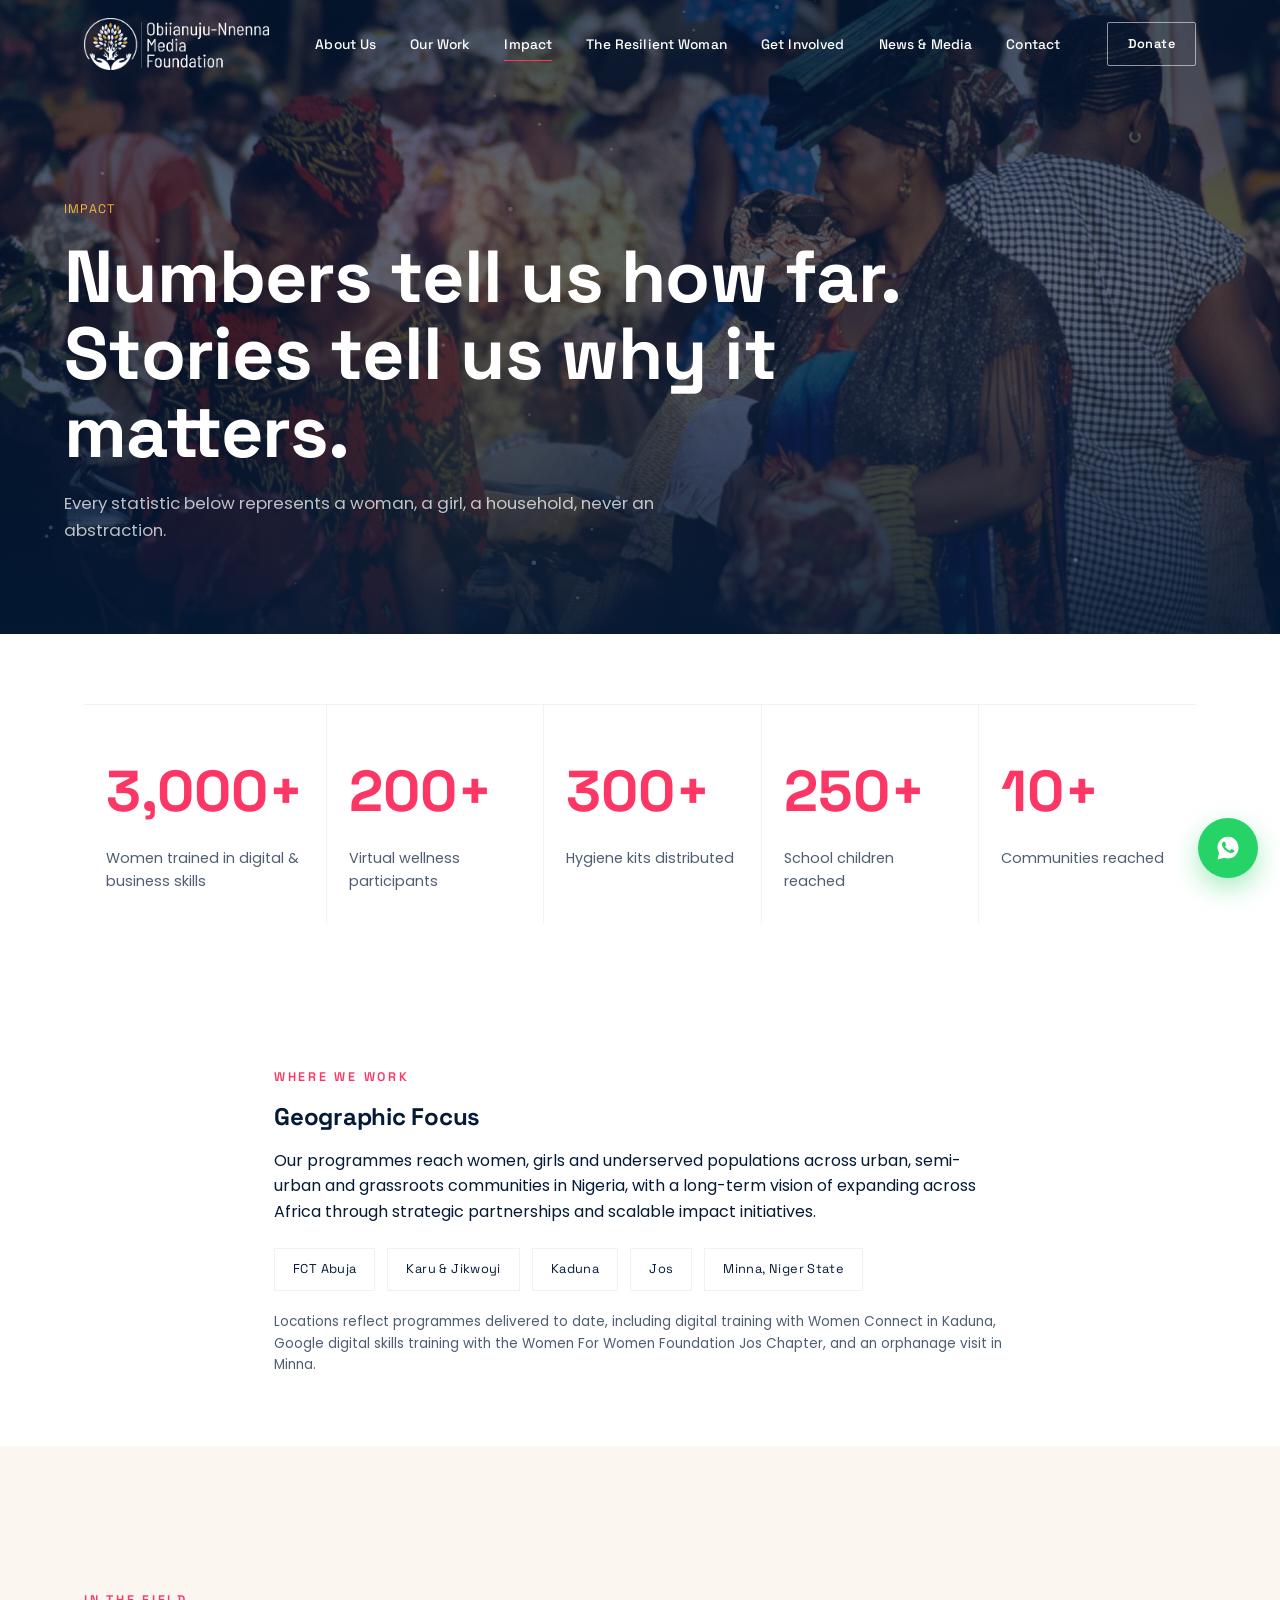
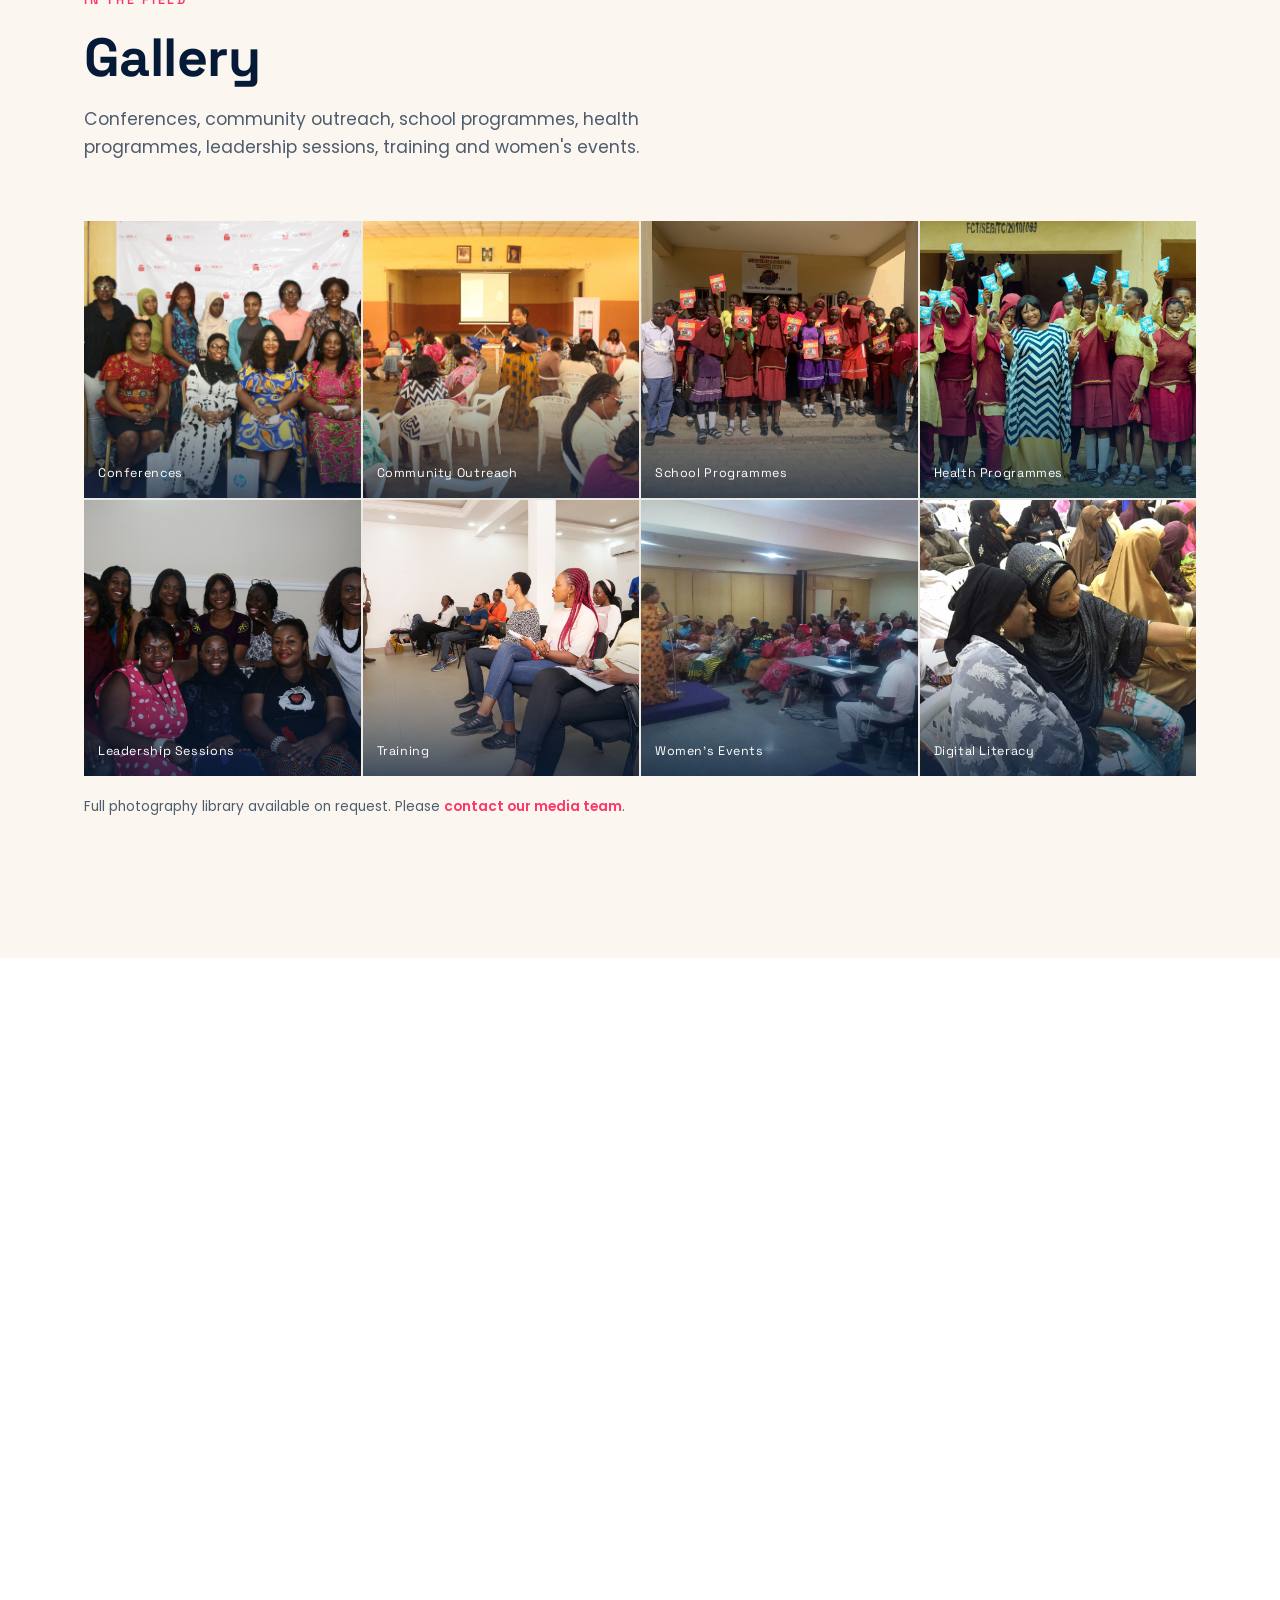
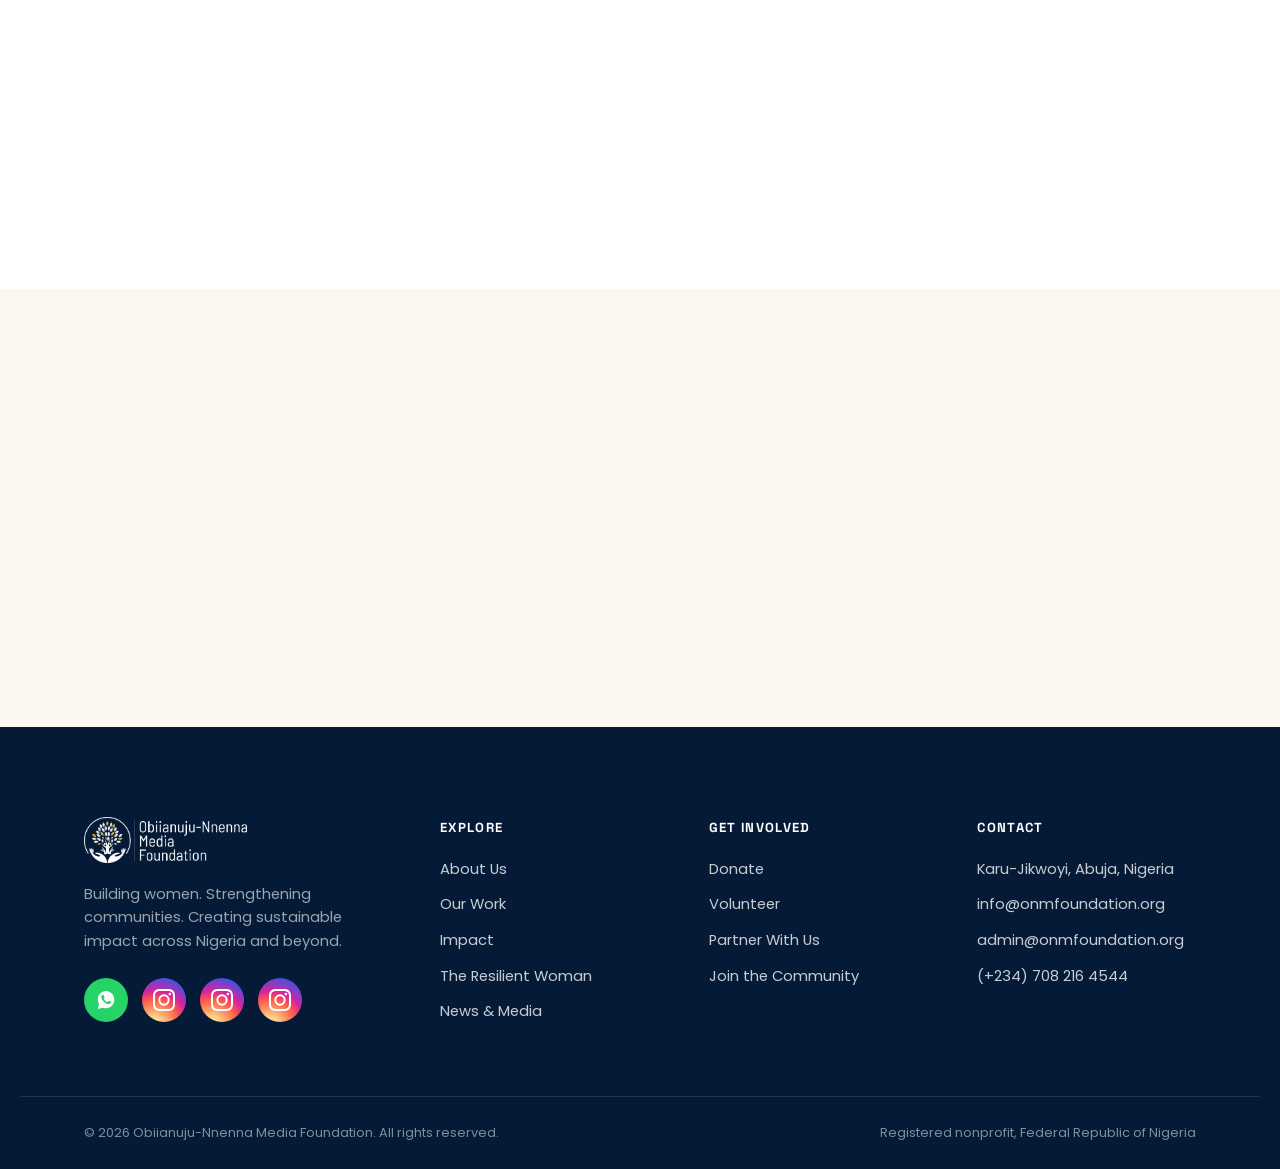
<file: Downloads/onm-foundation/impact.html>
<!doctype html>
<html lang="en">
<head>
<meta charset="UTF-8">
<meta name="viewport" content="width=device-width, initial-scale=1">
<title>Impact | Obiianuju-Nnenna Media Foundation</title>
<meta name="description" content="See our measurable impact: women trained, hygiene kits distributed, school children reached, and the communities we serve across the FCT.">
<link rel="icon" href="images/onmfoundation_logo.png">
<link rel="stylesheet" href="css/style.css">
<style>
.gallery-grid{display:grid;grid-template-columns:repeat(4,1fr);gap:2px;background:var(--navy-08)}
.gallery-tile{aspect-ratio:1/1;position:relative;overflow:hidden}
.gallery-tile .photo-tile{width:100%;height:100%}
.gallery-tile span{position:absolute;left:14px;bottom:14px;color:#fff;font-family:var(--display);font-size:.78rem;letter-spacing:.05em;z-index:2}
.gallery-tile::after{content:"";position:absolute;inset:0;background:linear-gradient(180deg,transparent 50%,rgba(4,26,54,.75));z-index:1}
@media(max-width:900px){.gallery-grid{grid-template-columns:repeat(2,1fr)}}
</style>
<!-- Meta Pixel Code -->
<script>
!function(f,b,e,v,n,t,s)
{if(f.fbq)return;n=f.fbq=function(){n.callMethod?
n.callMethod.apply(n,arguments):n.queue.push(arguments)};
if(!f._fbq)f._fbq=n;n.push=n;n.loaded=!0;n.version='2.0';
n.queue=[];t=b.createElement(e);t.async=!0;
t.src=v;s=b.getElementsByTagName(e)[0];
s.parentNode.insertBefore(t,s)}(window, document,'script',
'https://connect.facebook.net/en_US/fbevents.js');
fbq('init', '2195518915181824');
fbq('track', 'PageView');
</script>
<!-- End Meta Pixel Code -->
</head>
<body>
<!-- Meta Pixel fallback for visitors without JavaScript -->
<noscript><img height="1" width="1" style="display:none"
src="https://www.facebook.com/tr?id=2195518915181824&ev=PageView&noscript=1"
alt="" /></noscript>

<a href="#main" class="skip-link">Skip to content</a>

<header class="site-header">
  <div class="container nav-row">
    <a href="index.html" class="brand" aria-label="Obiianuju-Nnenna Media Foundation, home"><img src="images/onmfoundation_logo.png" alt="Obiianuju-Nnenna Media Foundation"></a>
    <nav class="main-nav" id="mainNav" aria-label="Primary">
      <a href="about.html">About Us</a>
      <a href="our-work.html">Our Work</a>
      <a href="impact.html" aria-current="page">Impact</a>
      <a href="resilient-women.html">The Resilient Woman</a>
      <a href="get-involved.html">Get Involved</a>
      <a href="news.html">News &amp; Media</a>
      <a href="contact.html">Contact</a>
    </nav>
    <div class="nav-actions">
      <a href="get-involved.html#donate" class="btn btn-outline-light btn-sm">Donate</a>
      <button class="nav-toggle" aria-label="Toggle menu" aria-expanded="false" aria-controls="mainNav"><span></span><span></span><span></span></button>
    </div>
  </div>
</header>

<main id="main">

  <section class="page-header has-photo">
    <div class="page-header-media"><img src="images/Impact_image.jpg" alt="Women and girls reached by Foundation programmes" loading="eager"></div>
    <canvas class="ambient-canvas" data-theme="navy" aria-hidden="true"></canvas>
    <div class="page-header-inner">
      <span class="crumb">Impact</span>
      <h1>Numbers tell us how far. Stories tell us why it matters.</h1>
      <p>Every statistic below represents a woman, a girl, a household, never an abstraction.</p>
    </div>
  </section>

  <section class="section section-tight">
    <div class="container">
      <div class="stat-grid reveal">
        <div class="stat"><div class="stat-num"><span data-count="3000" data-suffix="+">0</span></div><div class="stat-label">Women trained in digital &amp; business skills</div></div>
        <div class="stat"><div class="stat-num"><span data-count="200" data-suffix="+">0</span></div><div class="stat-label">Virtual wellness participants</div></div>
        <div class="stat"><div class="stat-num"><span data-count="300" data-suffix="+">0</span></div><div class="stat-label">Hygiene kits distributed</div></div>
        <div class="stat"><div class="stat-num"><span data-count="250" data-suffix="+">0</span></div><div class="stat-label">School children reached</div></div>
        <div class="stat"><div class="stat-num"><span data-count="10" data-suffix="+">0</span></div><div class="stat-label">Communities reached</div></div>
      </div>
    </div>
  </section>

  <!-- ============ GEOGRAPHIC FOCUS ============ -->
  <section class="section section-tight">
    <div class="container reveal" style="max-width:860px">
      <span class="eyebrow">Where We Work</span>
      <h2 style="margin-top:16px">Geographic Focus</h2>
      <p class="lede" style="margin-top:18px">Our programmes reach women, girls and underserved populations across urban, semi-urban and grassroots communities in Nigeria, with a long-term vision of expanding across Africa through strategic partnerships and scalable impact initiatives.</p>
      <div class="chip-row" style="margin-top:24px">
        <span class="chip">FCT Abuja</span>
        <span class="chip">Karu &amp; Jikwoyi</span>
        <span class="chip">Kaduna</span>
        <span class="chip">Jos</span>
        <span class="chip">Minna, Niger State</span>
      </div>
      <p style="margin-top:20px;font-size:.85rem;color:var(--navy-70)">Locations reflect programmes delivered to date, including digital training with Women Connect in Kaduna, Google digital skills training with the Women For Women Foundation Jos Chapter, and an orphanage visit in Minna.</p>
    </div>
  </section>

  <section class="section bg-cream">
    <div class="container">
      <div class="section-head reveal">
        <span class="eyebrow">In The Field</span>
        <h2>Gallery</h2>
        <p>Conferences, community outreach, school programmes, health programmes, leadership sessions, training and women's events.</p>
      </div>
      <div class="gallery-grid reveal">
        <div class="gallery-tile"><img src="images/gallery/1.webp" alt="The Resilient Woman Conference in session" loading="lazy"><span>Conferences</span></div>
        <div class="gallery-tile"><img src="images/gallery/Community-Outreach.webp" alt="Community outreach in an FCT community" loading="lazy"><span>Community Outreach</span></div>
        <div class="gallery-tile"><img src="images/gallery/5.webp" alt="School programme with FCT pupils" loading="lazy"><span>School Programmes</span></div>
        <div class="gallery-tile"><img src="images/gallery/Health-Programmes.webp" alt="Health programme and preventive care outreach" loading="lazy"><span>Health Programmes</span></div>
        <div class="gallery-tile"><img src="images/gallery/Leadership-Sessions.JPG" alt="Leadership session with women participants" loading="lazy"><span>Leadership Sessions</span></div>
        <div class="gallery-tile"><img src="images/gallery/Training.jpeg" alt="Skills training session in progress" loading="lazy"><span>Training</span></div>
        <div class="gallery-tile"><img src="images/gallery/Womens-event.webp" alt="Women gathered at a Foundation event" loading="lazy"><span>Women's Events</span></div>
        <div class="gallery-tile"><img src="images/gallery/Digital-Litaracy.jpg" alt="Digital literacy training for women" loading="lazy"><span>Digital Literacy</span></div>
      </div>
      <p class="reveal" style="margin-top:20px;font-size:.85rem;color:var(--navy-70)">Full photography library available on request. Please <a href="contact.html" style="color:var(--pink);font-weight:600">contact our media team</a>.</p>
    </div>
  </section>

  <section class="section">
    <div class="container split reveal">
      <div class="split-media">
        <div class="frame"></div>
        <img src="images/news/omn_Foundation_GSS_Karu.webp" alt="Menstrual hygiene sensitisation at GSS Karu" loading="lazy" style="aspect-ratio:4/5;object-fit:cover">
      </div>
      <div class="split-copy">
        <span class="eyebrow">Success Stories</span>
        <h2>From awareness to action.</h2>
        <p class="lede">Programme highlights from our menstrual hygiene sensitisation, digital literacy training and school outreach across the FCT.</p>
        <p>Read how these programmes reached FCT school girls and women directly, as covered by <em>Leadership Newspaper</em>.</p>
        <a href="news.html" class="btn btn-navy" style="margin-top:20px">Read the Coverage</a>
      </div>
    </div>
  </section>

  <section class="section bg-cream">
    <div class="container reveal">
      <span class="eyebrow">Reports</span>
      <h2 style="margin-top:16px">Impact Reports</h2>
      <p style="margin-top:14px;max-width:56ch;color:var(--navy-70)">Our annual and programme impact reports are compiled as our monitoring and evaluation practice matures. Reach out to <a href="mailto:info@onmfoundation.org" style="color:var(--pink);font-weight:600">info@onmfoundation.org</a> to request the latest available report.</p>
    </div>
  </section>

</main>

<footer class="site-footer">
  <div class="footer-top">
    <div class="footer-brand">
      <img src="images/onmfoundation_logo.png" alt="Obiianuju-Nnenna Media Foundation">
      <p>Building women. Strengthening communities. Creating sustainable impact across Nigeria and beyond.</p>
      <div class="footer-social" aria-label="Social media">
        <a class="social-wa" href="https://chat.whatsapp.com/E9bC8LtakeX8GZGqpjYWFS" target="_blank" rel="noopener" aria-label="Join our WhatsApp community"><svg viewBox="0 0 32 32" aria-hidden="true"><path d="M16.02 3C9.4 3 4 8.4 4 15.02c0 2.36.66 4.56 1.8 6.44L4 29l7.72-1.75a11.9 11.9 0 0 0 4.3.8h.01c6.62 0 12.02-5.4 12.02-12.02C28.05 8.4 22.65 3 16.02 3zm7.02 17.14c-.3.85-1.72 1.62-2.38 1.7-.6.08-1.36.11-2.2-.14-.5-.15-1.15-.36-1.98-.71-3.48-1.5-5.75-5.02-5.92-5.25-.17-.23-1.42-1.9-1.42-3.62 0-1.72.9-2.56 1.22-2.92.32-.35.7-.44.93-.44.23 0 .47.002.67.01.22.01.5-.08.79.6.3.71 1 2.44 1.09 2.62.09.18.15.4.03.63-.12.23-.18.37-.36.57-.18.2-.38.44-.55.6-.18.16-.37.34-.16.68.21.34.94 1.55 2.02 2.51 1.39 1.24 2.56 1.62 2.9 1.8.34.18.54.15.74-.09.2-.24.86-1 1.09-1.35.23-.34.46-.28.77-.17.32.12 2.02.95 2.37 1.13.35.17.58.26.66.4.1.14.1.79-.2 1.65z"/></svg></a>
        <a class="social-ig" href="https://www.instagram.com/onmfoundation/" target="_blank" rel="noopener" aria-label="ONM Foundation on Instagram"><svg viewBox="0 0 24 24" aria-hidden="true"><path d="M12 2.16c3.2 0 3.58.01 4.85.07 1.17.05 1.8.25 2.23.41.56.22.96.48 1.38.9.42.42.68.82.9 1.38.16.42.36 1.06.41 2.23.06 1.27.07 1.65.07 4.85s-.01 3.58-.07 4.85c-.05 1.17-.25 1.8-.41 2.23-.22.56-.48.96-.9 1.38-.42.42-.82.68-1.38.9-.42.16-1.06.36-2.23.41-1.27.06-1.65.07-4.85.07s-3.58-.01-4.85-.07c-1.17-.05-1.8-.25-2.23-.41-.56-.22-.96-.48-1.38-.9-.42-.42-.68-.82-.9-1.38-.16-.42-.36-1.06-.41-2.23C2.17 15.58 2.16 15.2 2.16 12s.01-3.58.07-4.85c.05-1.17.25-1.8.41-2.23.22-.56.48-.96.9-1.38.42-.42.82-.68 1.38-.9.42-.16 1.06-.36 2.23-.41C8.42 2.17 8.8 2.16 12 2.16M12 0C8.74 0 8.33.01 7.05.07 5.78.13 4.9.33 4.14.63c-.79.31-1.46.72-2.13 1.38C1.35 2.68.94 3.35.63 4.14.33 4.9.13 5.78.07 7.05.01 8.33 0 8.74 0 12s.01 3.67.07 4.95c.06 1.27.26 2.15.56 2.91.31.79.72 1.46 1.38 2.13.67.67 1.34 1.07 2.13 1.38.76.3 1.64.5 2.91.56C8.33 23.99 8.74 24 12 24s3.67-.01 4.95-.07c1.27-.06 2.15-.26 2.91-.56.79-.31 1.46-.71 2.13-1.38.67-.67 1.07-1.34 1.38-2.13.3-.76.5-1.64.56-2.91.06-1.28.07-1.69.07-4.95s-.01-3.67-.07-4.95c-.06-1.27-.26-2.15-.56-2.91-.31-.79-.71-1.46-1.38-2.13-.67-.66-1.34-1.07-2.13-1.38-.76-.3-1.64-.5-2.91-.56C15.67.01 15.26 0 12 0zm0 5.84A6.16 6.16 0 1 0 18.16 12 6.16 6.16 0 0 0 12 5.84zM12 16a4 4 0 1 1 4-4 4 4 0 0 1-4 4zm6.41-11.85a1.44 1.44 0 1 0 1.44 1.44 1.44 1.44 0 0 0-1.44-1.44z"/></svg></a>
        <a class="social-ig" href="https://www.instagram.com/riamagazineafrica/" target="_blank" rel="noopener" aria-label="RIA Magazine Africa on Instagram"><svg viewBox="0 0 24 24" aria-hidden="true"><path d="M12 2.16c3.2 0 3.58.01 4.85.07 1.17.05 1.8.25 2.23.41.56.22.96.48 1.38.9.42.42.68.82.9 1.38.16.42.36 1.06.41 2.23.06 1.27.07 1.65.07 4.85s-.01 3.58-.07 4.85c-.05 1.17-.25 1.8-.41 2.23-.22.56-.48.96-.9 1.38-.42.42-.82.68-1.38.9-.42.16-1.06.36-2.23.41-1.27.06-1.65.07-4.85.07s-3.58-.01-4.85-.07c-1.17-.05-1.8-.25-2.23-.41-.56-.22-.96-.48-1.38-.9-.42-.42-.68-.82-.9-1.38-.16-.42-.36-1.06-.41-2.23C2.17 15.58 2.16 15.2 2.16 12s.01-3.58.07-4.85c.05-1.17.25-1.8.41-2.23.22-.56.48-.96.9-1.38.42-.42.82-.68 1.38-.9.42-.16 1.06-.36 2.23-.41C8.42 2.17 8.8 2.16 12 2.16M12 0C8.74 0 8.33.01 7.05.07 5.78.13 4.9.33 4.14.63c-.79.31-1.46.72-2.13 1.38C1.35 2.68.94 3.35.63 4.14.33 4.9.13 5.78.07 7.05.01 8.33 0 8.74 0 12s.01 3.67.07 4.95c.06 1.27.26 2.15.56 2.91.31.79.72 1.46 1.38 2.13.67.67 1.34 1.07 2.13 1.38.76.3 1.64.5 2.91.56C8.33 23.99 8.74 24 12 24s3.67-.01 4.95-.07c1.27-.06 2.15-.26 2.91-.56.79-.31 1.46-.71 2.13-1.38.67-.67 1.07-1.34 1.38-2.13.3-.76.5-1.64.56-2.91.06-1.28.07-1.69.07-4.95s-.01-3.67-.07-4.95c-.06-1.27-.26-2.15-.56-2.91-.31-.79-.71-1.46-1.38-2.13-.67-.66-1.34-1.07-2.13-1.38-.76-.3-1.64-.5-2.91-.56C15.67.01 15.26 0 12 0zm0 5.84A6.16 6.16 0 1 0 18.16 12 6.16 6.16 0 0 0 12 5.84zM12 16a4 4 0 1 1 4-4 4 4 0 0 1-4 4zm6.41-11.85a1.44 1.44 0 1 0 1.44 1.44 1.44 1.44 0 0 0-1.44-1.44z"/></svg></a>
        <a class="social-ig" href="https://www.instagram.com/theresilientwomanafrica?igsi=MWZzMzFoYjhxZ3BucA==&amp;utm_source=ig_contact_invite" target="_blank" rel="noopener" aria-label="The Resilient Woman Africa on Instagram"><svg viewBox="0 0 24 24" aria-hidden="true"><path d="M12 2.16c3.2 0 3.58.01 4.85.07 1.17.05 1.8.25 2.23.41.56.22.96.48 1.38.9.42.42.68.82.9 1.38.16.42.36 1.06.41 2.23.06 1.27.07 1.65.07 4.85s-.01 3.58-.07 4.85c-.05 1.17-.25 1.8-.41 2.23-.22.56-.48.96-.9 1.38-.42.42-.82.68-1.38.9-.42.16-1.06.36-2.23.41-1.27.06-1.65.07-4.85.07s-3.58-.01-4.85-.07c-1.17-.05-1.8-.25-2.23-.41-.56-.22-.96-.48-1.38-.9-.42-.42-.68-.82-.9-1.38-.16-.42-.36-1.06-.41-2.23C2.17 15.58 2.16 15.2 2.16 12s.01-3.58.07-4.85c.05-1.17.25-1.8.41-2.23.22-.56.48-.96.9-1.38.42-.42.82-.68 1.38-.9.42-.16 1.06-.36 2.23-.41C8.42 2.17 8.8 2.16 12 2.16M12 0C8.74 0 8.33.01 7.05.07 5.78.13 4.9.33 4.14.63c-.79.31-1.46.72-2.13 1.38C1.35 2.68.94 3.35.63 4.14.33 4.9.13 5.78.07 7.05.01 8.33 0 8.74 0 12s.01 3.67.07 4.95c.06 1.27.26 2.15.56 2.91.31.79.72 1.46 1.38 2.13.67.67 1.34 1.07 2.13 1.38.76.3 1.64.5 2.91.56C8.33 23.99 8.74 24 12 24s3.67-.01 4.95-.07c1.27-.06 2.15-.26 2.91-.56.79-.31 1.46-.71 2.13-1.38.67-.67 1.07-1.34 1.38-2.13.3-.76.5-1.64.56-2.91.06-1.28.07-1.69.07-4.95s-.01-3.67-.07-4.95c-.06-1.27-.26-2.15-.56-2.91-.31-.79-.71-1.46-1.38-2.13-.67-.66-1.34-1.07-2.13-1.38-.76-.3-1.64-.5-2.91-.56C15.67.01 15.26 0 12 0zm0 5.84A6.16 6.16 0 1 0 18.16 12 6.16 6.16 0 0 0 12 5.84zM12 16a4 4 0 1 1 4-4 4 4 0 0 1-4 4zm6.41-11.85a1.44 1.44 0 1 0 1.44 1.44 1.44 1.44 0 0 0-1.44-1.44z"/></svg></a>
      </div>
    </div>
    <div class="footer-col">
      <h5>Explore</h5>
      <ul>
        <li><a href="about.html">About Us</a></li>
        <li><a href="our-work.html">Our Work</a></li>
        <li><a href="impact.html">Impact</a></li>
        <li><a href="resilient-women.html">The Resilient Woman</a></li>
        <li><a href="news.html">News &amp; Media</a></li>
      </ul>
    </div>
    <div class="footer-col">
      <h5>Get Involved</h5>
      <ul>
        <li><a href="get-involved.html#donate">Donate</a></li>
        <li><a href="get-involved.html#volunteer">Volunteer</a></li>
        <li><a href="get-involved.html#partner">Partner With Us</a></li>
        <li><a href="resilient-women.html#community">Join the Community</a></li>
      </ul>
    </div>
    <div class="footer-col">
      <h5>Contact</h5>
      <ul>
        <li>Karu-Jikwoyi, Abuja, Nigeria</li>
        <li><a href="mailto:info@onmfoundation.org">info@onmfoundation.org</a></li>
        <li><a href="mailto:admin@onmfoundation.org">admin@onmfoundation.org</a></li>
        <li><a href="tel:+2347082164544">(+234) 708 216 4544</a></li>
      </ul>
    </div>
  </div>
  <div class="footer-bottom">
    <span>© <span id="year"></span> Obiianuju-Nnenna Media Foundation. All rights reserved.</span>
    <span>Registered nonprofit, Federal Republic of Nigeria</span>
  </div>
</footer>

<div class="mobile-cta-bar">
  <a href="get-involved.html#donate" class="btn btn-pink btn-sm">Donate</a>
  <a href="resilient-women.html#community" class="btn btn-outline btn-sm" style="color:#fff;border-color:rgba(255,255,255,.4)">Join</a>
  <a href="resilient-women.html#register" class="btn btn-navy btn-sm" style="background:var(--yellow);color:var(--navy)">Free Entry</a>
</div>

<a class="whatsapp-float" href="https://chat.whatsapp.com/E9bC8LtakeX8GZGqpjYWFS" target="_blank" rel="noopener" aria-label="Chat with the Foundation on WhatsApp">
  <svg fill="currentColor" viewBox="0 0 32 32" aria-hidden="true"><path d="M16.02 3C9.4 3 4 8.4 4 15.02c0 2.36.66 4.56 1.8 6.44L4 29l7.72-1.75a11.9 11.9 0 0 0 4.3.8h.01c6.62 0 12.02-5.4 12.02-12.02C28.05 8.4 22.65 3 16.02 3zm7.02 17.14c-.3.85-1.72 1.62-2.38 1.7-.6.08-1.36.11-2.2-.14-.5-.15-1.15-.36-1.98-.71-3.48-1.5-5.75-5.02-5.92-5.25-.17-.23-1.42-1.9-1.42-3.62 0-1.72.9-2.56 1.22-2.92.32-.35.7-.44.93-.44.23 0 .47.002.67.01.22.01.5-.08.79.6.3.71 1 2.44 1.09 2.62.09.18.15.4.03.63-.12.23-.18.37-.36.57-.18.2-.38.44-.55.6-.18.16-.37.34-.16.68.21.34.94 1.55 2.02 2.51 1.39 1.24 2.56 1.62 2.9 1.8.34.18.54.15.74-.09.2-.24.86-1 1.09-1.35.23-.34.46-.28.77-.17.32.12 2.02.95 2.37 1.13.35.17.58.26.66.4.1.14.1.79-.2 1.65z"/></svg>
</a>

<script src="js/main.js"></script>
<script src="js/ambient-bg.js"></script>
<script>document.getElementById('year').textContent = new Date().getFullYear();</script>
</body>
</html>
</file>
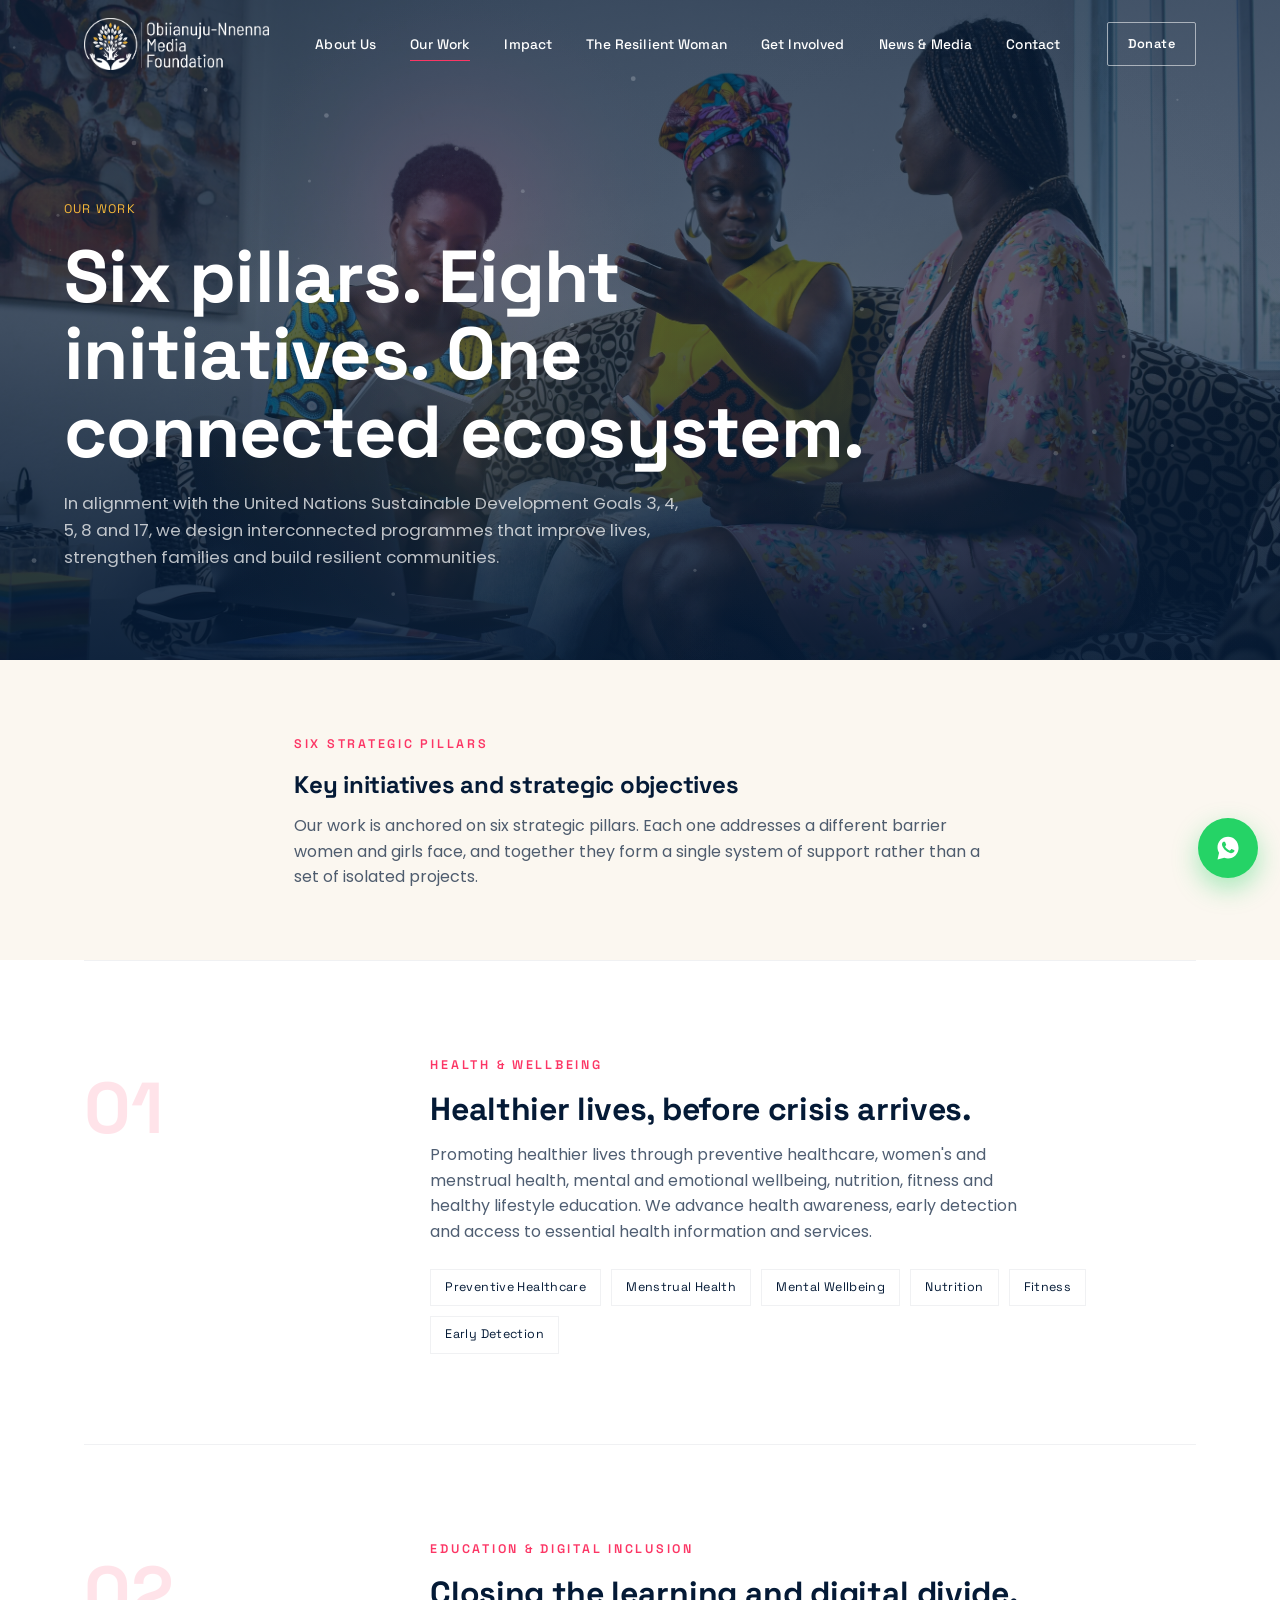
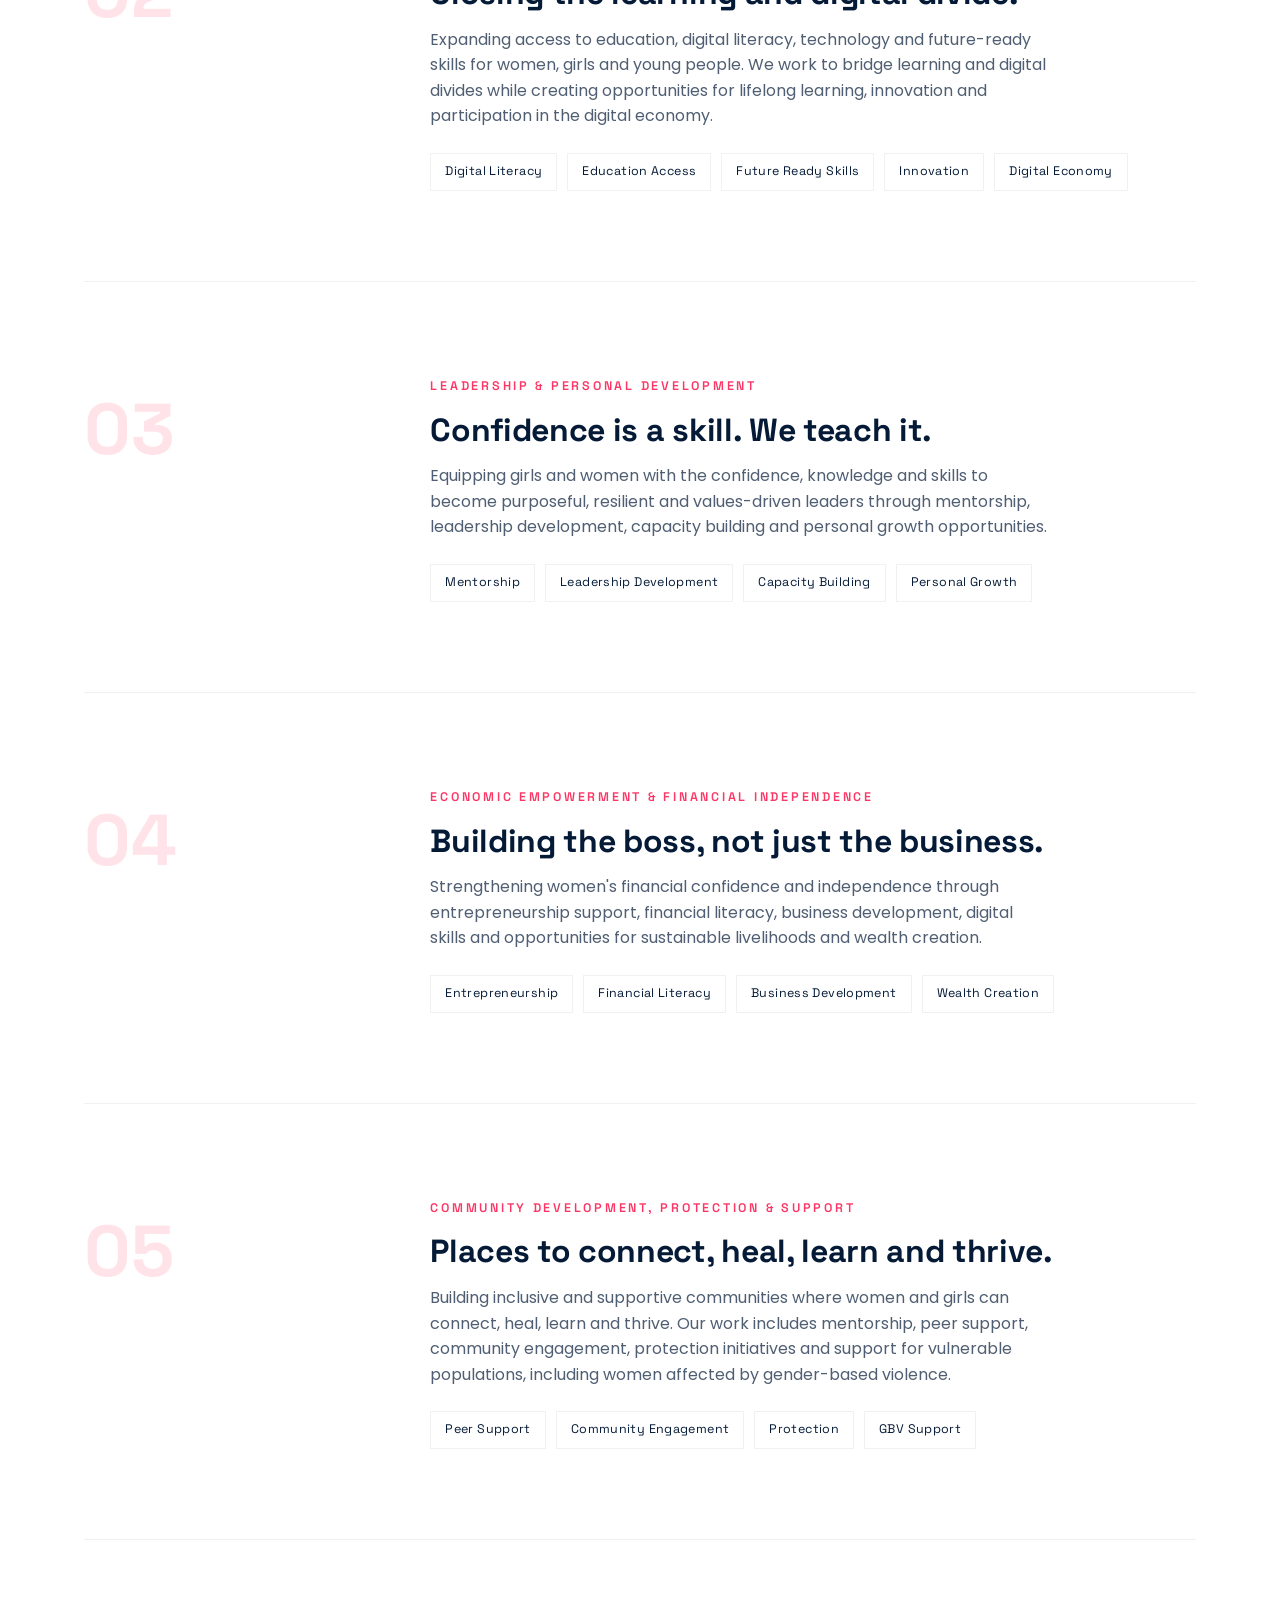
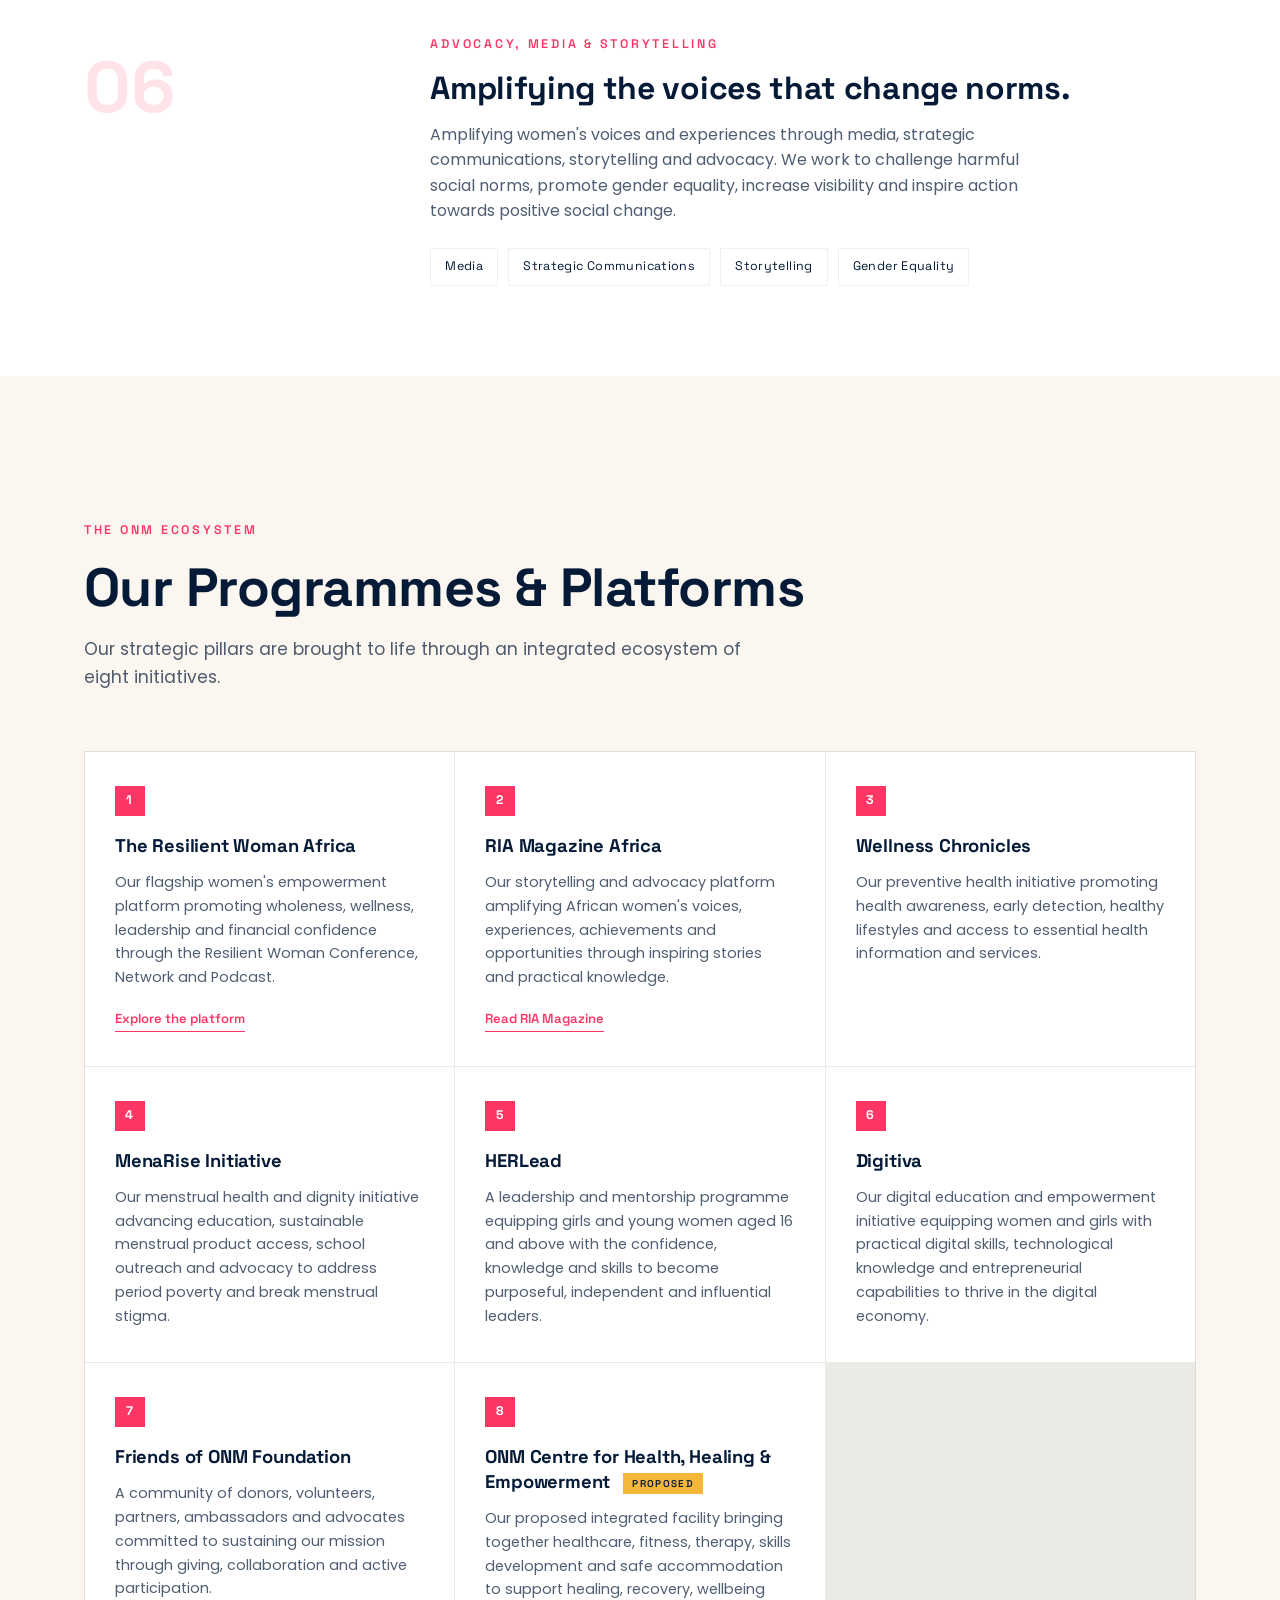
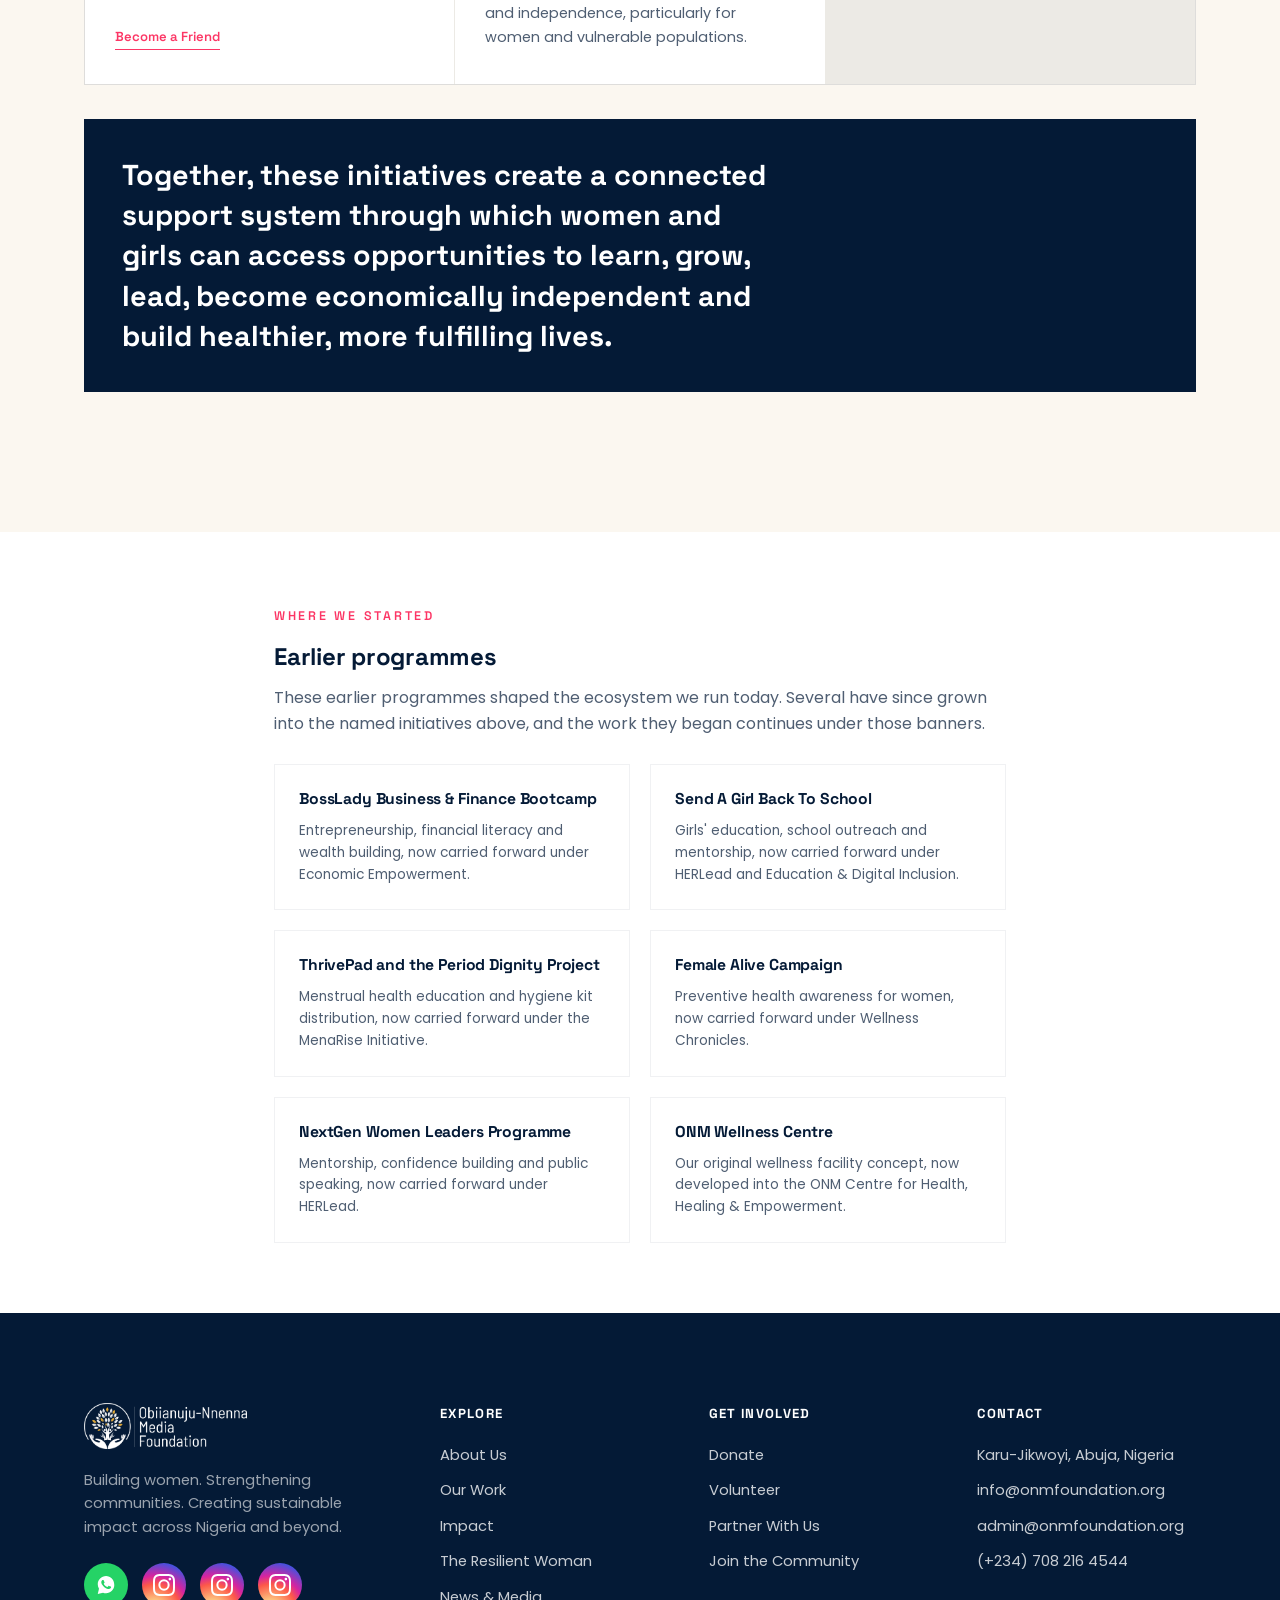
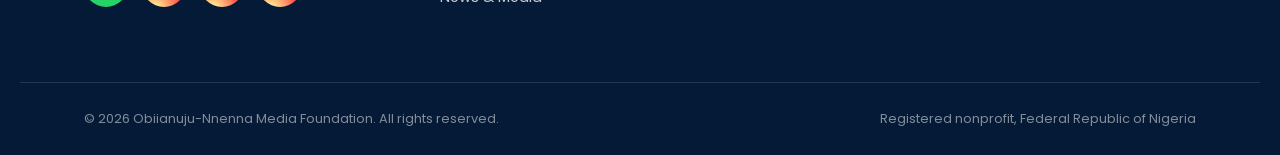
<file: Downloads/onm-foundation/our-work.html>
<!doctype html>
<html lang="en">
<head>
<meta charset="UTF-8">
<meta name="viewport" content="width=device-width, initial-scale=1">
<title>Our Work | Obiianuju-Nnenna Media Foundation</title>
<meta name="description" content="Six strategic pillars and eight initiatives: The Resilient Woman Africa, RIA Magazine Africa, Wellness Chronicles, MenaRise, HERLead, Digitiva, Friends of ONM Foundation and the ONM Centre for Health, Healing and Empowerment.">
<link rel="icon" href="images/onmfoundation_logo.png">
<link rel="stylesheet" href="css/style.css">
<style>
.work-section{padding:90px 0;border-top:1px solid var(--navy-08)}
.work-head{display:grid;grid-template-columns:.4fr 1fr;gap:40px;align-items:start}
.work-num{font-family:var(--display);font-size:4.5rem;font-weight:700;color:var(--pink-20)}
.focus-list{display:flex;flex-wrap:wrap;gap:10px;margin-top:24px}
.focus-list span{font-family:var(--display);font-size:.78rem;letter-spacing:.03em;border:1px solid var(--navy-08);padding:8px 14px}
.signature-box{margin-top:30px;background:var(--cream);padding:26px 28px;border-left:3px solid var(--pink)}
.signature-box .eyebrow{margin-bottom:8px}
@media(max-width:800px){.work-head{grid-template-columns:1fr}.work-num{font-size:3rem}}
</style>
<!-- Meta Pixel Code -->
<script>
!function(f,b,e,v,n,t,s)
{if(f.fbq)return;n=f.fbq=function(){n.callMethod?
n.callMethod.apply(n,arguments):n.queue.push(arguments)};
if(!f._fbq)f._fbq=n;n.push=n;n.loaded=!0;n.version='2.0';
n.queue=[];t=b.createElement(e);t.async=!0;
t.src=v;s=b.getElementsByTagName(e)[0];
s.parentNode.insertBefore(t,s)}(window, document,'script',
'https://connect.facebook.net/en_US/fbevents.js');
fbq('init', '2195518915181824');
fbq('track', 'PageView');
</script>
<!-- End Meta Pixel Code -->
</head>
<body>
<!-- Meta Pixel fallback for visitors without JavaScript -->
<noscript><img height="1" width="1" style="display:none"
src="https://www.facebook.com/tr?id=2195518915181824&ev=PageView&noscript=1"
alt="" /></noscript>

<a href="#main" class="skip-link">Skip to content</a>

<header class="site-header">
  <div class="container nav-row">
    <a href="index.html" class="brand" aria-label="Obiianuju-Nnenna Media Foundation, home"><img src="images/onmfoundation_logo.png" alt="Obiianuju-Nnenna Media Foundation"></a>
    <nav class="main-nav" id="mainNav" aria-label="Primary">
      <a href="about.html">About Us</a>
      <a href="our-work.html" aria-current="page">Our Work</a>
      <a href="impact.html">Impact</a>
      <a href="resilient-women.html">The Resilient Woman</a>
      <a href="get-involved.html">Get Involved</a>
      <a href="news.html">News &amp; Media</a>
      <a href="contact.html">Contact</a>
    </nav>
    <div class="nav-actions">
      <a href="get-involved.html#donate" class="btn btn-outline-light btn-sm">Donate</a>
      <button class="nav-toggle" aria-label="Toggle menu" aria-expanded="false" aria-controls="mainNav"><span></span><span></span><span></span></button>
    </div>
  </div>
</header>

<main id="main">

  <section class="page-header has-photo">
    <div class="page-header-media"><img src="images/our_work_page_hero.jpg" alt="A Foundation programme session in progress" loading="eager"></div>
    <canvas class="ambient-canvas" data-theme="navy" aria-hidden="true"></canvas>
    <div class="page-header-inner">
      <span class="crumb">Our Work</span>
      <h1>Six pillars. Eight initiatives. One connected ecosystem.</h1>
      <p>In alignment with the United Nations Sustainable Development Goals 3, 4, 5, 8 and 17, we design interconnected programmes that improve lives, strengthen families and build resilient communities.</p>
    </div>
  </section>

  <!-- ============ SIX STRATEGIC PILLARS ============ -->
  <section class="section section-tight bg-cream">
    <div class="container reveal" style="max-width:820px">
      <span class="eyebrow">Six Strategic Pillars</span>
      <h2 style="margin-top:16px">Key initiatives and strategic objectives</h2>
      <p style="margin-top:16px;color:var(--navy-70)">Our work is anchored on six strategic pillars. Each one addresses a different barrier women and girls face, and together they form a single system of support rather than a set of isolated projects.</p>
    </div>
  </section>

  <div class="container">
    <span id="education" class="anchor-alias" aria-hidden="true"></span>
    <span id="thrivecare" class="anchor-alias" aria-hidden="true"></span>
    <span id="resilient-woman-platform" class="anchor-alias" aria-hidden="true"></span>

    <section class="work-section reveal" id="health">
      <div class="work-head">
        <div class="work-num">01</div>
        <div>
          <span class="eyebrow">Health &amp; Wellbeing</span>
          <h2 style="margin-top:16px;font-size:2rem">Healthier lives, before crisis arrives.</h2>
          <p style="margin-top:16px;color:var(--navy-70);max-width:62ch">Promoting healthier lives through preventive healthcare, women's and menstrual health, mental and emotional wellbeing, nutrition, fitness and healthy lifestyle education. We advance health awareness, early detection and access to essential health information and services.</p>
          <div class="focus-list"><span>Preventive Healthcare</span><span>Menstrual Health</span><span>Mental Wellbeing</span><span>Nutrition</span><span>Fitness</span><span>Early Detection</span></div>
        </div>
      </div>
    </section>

    <section class="work-section reveal" id="digital">
      <div class="work-head">
        <div class="work-num">02</div>
        <div>
          <span class="eyebrow">Education &amp; Digital Inclusion</span>
          <h2 style="margin-top:16px;font-size:2rem">Closing the learning and digital divide.</h2>
          <p style="margin-top:16px;color:var(--navy-70);max-width:62ch">Expanding access to education, digital literacy, technology and future-ready skills for women, girls and young people. We work to bridge learning and digital divides while creating opportunities for lifelong learning, innovation and participation in the digital economy.</p>
          <div class="focus-list"><span>Digital Literacy</span><span>Education Access</span><span>Future Ready Skills</span><span>Innovation</span><span>Digital Economy</span></div>
        </div>
      </div>
    </section>

    <section class="work-section reveal" id="leadership">
      <div class="work-head">
        <div class="work-num">03</div>
        <div>
          <span class="eyebrow">Leadership &amp; Personal Development</span>
          <h2 style="margin-top:16px;font-size:2rem">Confidence is a skill. We teach it.</h2>
          <p style="margin-top:16px;color:var(--navy-70);max-width:62ch">Equipping girls and women with the confidence, knowledge and skills to become purposeful, resilient and values-driven leaders through mentorship, leadership development, capacity building and personal growth opportunities.</p>
          <div class="focus-list"><span>Mentorship</span><span>Leadership Development</span><span>Capacity Building</span><span>Personal Growth</span></div>
        </div>
      </div>
    </section>

    <section class="work-section reveal" id="economic">
      <div class="work-head">
        <div class="work-num">04</div>
        <div>
          <span class="eyebrow">Economic Empowerment &amp; Financial Independence</span>
          <h2 style="margin-top:16px;font-size:2rem">Building the boss, not just the business.</h2>
          <p style="margin-top:16px;color:var(--navy-70);max-width:62ch">Strengthening women's financial confidence and independence through entrepreneurship support, financial literacy, business development, digital skills and opportunities for sustainable livelihoods and wealth creation.</p>
          <div class="focus-list"><span>Entrepreneurship</span><span>Financial Literacy</span><span>Business Development</span><span>Wealth Creation</span></div>
        </div>
      </div>
    </section>

    <section class="work-section reveal" id="community">
      <div class="work-head">
        <div class="work-num">05</div>
        <div>
          <span class="eyebrow">Community Development, Protection &amp; Support</span>
          <h2 style="margin-top:16px;font-size:2rem">Places to connect, heal, learn and thrive.</h2>
          <p style="margin-top:16px;color:var(--navy-70);max-width:62ch">Building inclusive and supportive communities where women and girls can connect, heal, learn and thrive. Our work includes mentorship, peer support, community engagement, protection initiatives and support for vulnerable populations, including women affected by gender-based violence.</p>
          <div class="focus-list"><span>Peer Support</span><span>Community Engagement</span><span>Protection</span><span>GBV Support</span></div>
        </div>
      </div>
    </section>

    <section class="work-section reveal" id="advocacy">
      <div class="work-head">
        <div class="work-num">06</div>
        <div>
          <span class="eyebrow">Advocacy, Media &amp; Storytelling</span>
          <h2 style="margin-top:16px;font-size:2rem">Amplifying the voices that change norms.</h2>
          <p style="margin-top:16px;color:var(--navy-70);max-width:62ch">Amplifying women's voices and experiences through media, strategic communications, storytelling and advocacy. We work to challenge harmful social norms, promote gender equality, increase visibility and inspire action towards positive social change.</p>
          <div class="focus-list"><span>Media</span><span>Strategic Communications</span><span>Storytelling</span><span>Gender Equality</span></div>
        </div>
      </div>
    </section>

  </div>

  <!-- ============ EIGHT INITIATIVES ============ -->
  <section class="section bg-cream" id="initiatives">
    <div class="container">
      <div class="section-head reveal">
        <span class="eyebrow">The ONM Ecosystem</span>
        <h2>Our Programmes &amp; Platforms</h2>
        <p>Our strategic pillars are brought to life through an integrated ecosystem of eight initiatives.</p>
      </div>
      <div class="init-grid reveal">
        <article class="init-card">
          <span class="init-num">1</span>
          <h3>The Resilient Woman Africa</h3>
          <p>Our flagship women's empowerment platform promoting wholeness, wellness, leadership and financial confidence through the Resilient Woman Conference, Network and Podcast.</p>
          <a class="init-link" href="resilient-women.html">Explore the platform</a>
        </article>
        <article class="init-card">
          <span class="init-num">2</span>
          <h3>RIA Magazine Africa</h3>
          <p>Our storytelling and advocacy platform amplifying African women's voices, experiences, achievements and opportunities through inspiring stories and practical knowledge.</p>
          <a class="init-link" href="news.html">Read RIA Magazine</a>
        </article>
        <article class="init-card">
          <span class="init-num">3</span>
          <h3>Wellness Chronicles</h3>
          <p>Our preventive health initiative promoting health awareness, early detection, healthy lifestyles and access to essential health information and services.</p>
        </article>
        <article class="init-card">
          <span class="init-num">4</span>
          <h3>MenaRise Initiative</h3>
          <p>Our menstrual health and dignity initiative advancing education, sustainable menstrual product access, school outreach and advocacy to address period poverty and break menstrual stigma.</p>
        </article>
        <article class="init-card">
          <span class="init-num">5</span>
          <h3>HERLead</h3>
          <p>A leadership and mentorship programme equipping girls and young women aged 16 and above with the confidence, knowledge and skills to become purposeful, independent and influential leaders.</p>
        </article>
        <article class="init-card">
          <span class="init-num">6</span>
          <h3>Digitiva</h3>
          <p>Our digital education and empowerment initiative equipping women and girls with practical digital skills, technological knowledge and entrepreneurial capabilities to thrive in the digital economy.</p>
        </article>
        <article class="init-card">
          <span class="init-num">7</span>
          <h3>Friends of ONM Foundation</h3>
          <p>A community of donors, volunteers, partners, ambassadors and advocates committed to sustaining our mission through giving, collaboration and active participation.</p>
          <a class="init-link" href="get-involved.html#donate">Become a Friend</a>
        </article>
        <article class="init-card">
          <span class="init-num">8</span>
          <h3>ONM Centre for Health, Healing &amp; Empowerment <span class="init-flag">Proposed</span></h3>
          <p>Our proposed integrated facility bringing together healthcare, fitness, therapy, skills development and safe accommodation to support healing, recovery, wellbeing and independence, particularly for women and vulnerable populations.</p>
        </article>
      </div>
      <div class="commit-block navy reveal" style="margin-top:34px">
        <p>Together, these initiatives create a connected support system through which women and girls can access opportunities to learn, grow, lead, become economically independent and build healthier, more fulfilling lives.</p>
      </div>
    </div>
  </section>

  <!-- ============ PAST PROGRAMMES ============ -->
  <section class="section section-tight" id="past-programmes">
    <div class="container reveal" style="max-width:860px">
      <span class="eyebrow">Where We Started</span>
      <h2 style="margin-top:16px">Earlier programmes</h2>
      <p style="margin-top:16px;color:var(--navy-70)">These earlier programmes shaped the ecosystem we run today. Several have since grown into the named initiatives above, and the work they began continues under those banners.</p>
      <div class="past-grid">
        <div class="past-card"><h4>BossLady Business &amp; Finance Bootcamp</h4><p>Entrepreneurship, financial literacy and wealth building, now carried forward under Economic Empowerment.</p></div>
        <div class="past-card"><h4>Send A Girl Back To School</h4><p>Girls' education, school outreach and mentorship, now carried forward under HERLead and Education &amp; Digital Inclusion.</p></div>
        <div class="past-card"><h4>ThrivePad and the Period Dignity Project</h4><p>Menstrual health education and hygiene kit distribution, now carried forward under the MenaRise Initiative.</p></div>
        <div class="past-card"><h4>Female Alive Campaign</h4><p>Preventive health awareness for women, now carried forward under Wellness Chronicles.</p></div>
        <div class="past-card"><h4>NextGen Women Leaders Programme</h4><p>Mentorship, confidence building and public speaking, now carried forward under HERLead.</p></div>
        <div class="past-card"><h4>ONM Wellness Centre</h4><p>Our original wellness facility concept, now developed into the ONM Centre for Health, Healing &amp; Empowerment.</p></div>
      </div>
    </div>
  </section>

</main>

<footer class="site-footer">
  <div class="footer-top">
    <div class="footer-brand">
      <img src="images/onmfoundation_logo.png" alt="Obiianuju-Nnenna Media Foundation">
      <p>Building women. Strengthening communities. Creating sustainable impact across Nigeria and beyond.</p>
      <div class="footer-social" aria-label="Social media">
        <a class="social-wa" href="https://chat.whatsapp.com/E9bC8LtakeX8GZGqpjYWFS" target="_blank" rel="noopener" aria-label="Join our WhatsApp community"><svg viewBox="0 0 32 32" aria-hidden="true"><path d="M16.02 3C9.4 3 4 8.4 4 15.02c0 2.36.66 4.56 1.8 6.44L4 29l7.72-1.75a11.9 11.9 0 0 0 4.3.8h.01c6.62 0 12.02-5.4 12.02-12.02C28.05 8.4 22.65 3 16.02 3zm7.02 17.14c-.3.85-1.72 1.62-2.38 1.7-.6.08-1.36.11-2.2-.14-.5-.15-1.15-.36-1.98-.71-3.48-1.5-5.75-5.02-5.92-5.25-.17-.23-1.42-1.9-1.42-3.62 0-1.72.9-2.56 1.22-2.92.32-.35.7-.44.93-.44.23 0 .47.002.67.01.22.01.5-.08.79.6.3.71 1 2.44 1.09 2.62.09.18.15.4.03.63-.12.23-.18.37-.36.57-.18.2-.38.44-.55.6-.18.16-.37.34-.16.68.21.34.94 1.55 2.02 2.51 1.39 1.24 2.56 1.62 2.9 1.8.34.18.54.15.74-.09.2-.24.86-1 1.09-1.35.23-.34.46-.28.77-.17.32.12 2.02.95 2.37 1.13.35.17.58.26.66.4.1.14.1.79-.2 1.65z"/></svg></a>
        <a class="social-ig" href="https://www.instagram.com/onmfoundation/" target="_blank" rel="noopener" aria-label="ONM Foundation on Instagram"><svg viewBox="0 0 24 24" aria-hidden="true"><path d="M12 2.16c3.2 0 3.58.01 4.85.07 1.17.05 1.8.25 2.23.41.56.22.96.48 1.38.9.42.42.68.82.9 1.38.16.42.36 1.06.41 2.23.06 1.27.07 1.65.07 4.85s-.01 3.58-.07 4.85c-.05 1.17-.25 1.8-.41 2.23-.22.56-.48.96-.9 1.38-.42.42-.82.68-1.38.9-.42.16-1.06.36-2.23.41-1.27.06-1.65.07-4.85.07s-3.58-.01-4.85-.07c-1.17-.05-1.8-.25-2.23-.41-.56-.22-.96-.48-1.38-.9-.42-.42-.68-.82-.9-1.38-.16-.42-.36-1.06-.41-2.23C2.17 15.58 2.16 15.2 2.16 12s.01-3.58.07-4.85c.05-1.17.25-1.8.41-2.23.22-.56.48-.96.9-1.38.42-.42.82-.68 1.38-.9.42-.16 1.06-.36 2.23-.41C8.42 2.17 8.8 2.16 12 2.16M12 0C8.74 0 8.33.01 7.05.07 5.78.13 4.9.33 4.14.63c-.79.31-1.46.72-2.13 1.38C1.35 2.68.94 3.35.63 4.14.33 4.9.13 5.78.07 7.05.01 8.33 0 8.74 0 12s.01 3.67.07 4.95c.06 1.27.26 2.15.56 2.91.31.79.72 1.46 1.38 2.13.67.67 1.34 1.07 2.13 1.38.76.3 1.64.5 2.91.56C8.33 23.99 8.74 24 12 24s3.67-.01 4.95-.07c1.27-.06 2.15-.26 2.91-.56.79-.31 1.46-.71 2.13-1.38.67-.67 1.07-1.34 1.38-2.13.3-.76.5-1.64.56-2.91.06-1.28.07-1.69.07-4.95s-.01-3.67-.07-4.95c-.06-1.27-.26-2.15-.56-2.91-.31-.79-.71-1.46-1.38-2.13-.67-.66-1.34-1.07-2.13-1.38-.76-.3-1.64-.5-2.91-.56C15.67.01 15.26 0 12 0zm0 5.84A6.16 6.16 0 1 0 18.16 12 6.16 6.16 0 0 0 12 5.84zM12 16a4 4 0 1 1 4-4 4 4 0 0 1-4 4zm6.41-11.85a1.44 1.44 0 1 0 1.44 1.44 1.44 1.44 0 0 0-1.44-1.44z"/></svg></a>
        <a class="social-ig" href="https://www.instagram.com/riamagazineafrica/" target="_blank" rel="noopener" aria-label="RIA Magazine Africa on Instagram"><svg viewBox="0 0 24 24" aria-hidden="true"><path d="M12 2.16c3.2 0 3.58.01 4.85.07 1.17.05 1.8.25 2.23.41.56.22.96.48 1.38.9.42.42.68.82.9 1.38.16.42.36 1.06.41 2.23.06 1.27.07 1.65.07 4.85s-.01 3.58-.07 4.85c-.05 1.17-.25 1.8-.41 2.23-.22.56-.48.96-.9 1.38-.42.42-.82.68-1.38.9-.42.16-1.06.36-2.23.41-1.27.06-1.65.07-4.85.07s-3.58-.01-4.85-.07c-1.17-.05-1.8-.25-2.23-.41-.56-.22-.96-.48-1.38-.9-.42-.42-.68-.82-.9-1.38-.16-.42-.36-1.06-.41-2.23C2.17 15.58 2.16 15.2 2.16 12s.01-3.58.07-4.85c.05-1.17.25-1.8.41-2.23.22-.56.48-.96.9-1.38.42-.42.82-.68 1.38-.9.42-.16 1.06-.36 2.23-.41C8.42 2.17 8.8 2.16 12 2.16M12 0C8.74 0 8.33.01 7.05.07 5.78.13 4.9.33 4.14.63c-.79.31-1.46.72-2.13 1.38C1.35 2.68.94 3.35.63 4.14.33 4.9.13 5.78.07 7.05.01 8.33 0 8.74 0 12s.01 3.67.07 4.95c.06 1.27.26 2.15.56 2.91.31.79.72 1.46 1.38 2.13.67.67 1.34 1.07 2.13 1.38.76.3 1.64.5 2.91.56C8.33 23.99 8.74 24 12 24s3.67-.01 4.95-.07c1.27-.06 2.15-.26 2.91-.56.79-.31 1.46-.71 2.13-1.38.67-.67 1.07-1.34 1.38-2.13.3-.76.5-1.64.56-2.91.06-1.28.07-1.69.07-4.95s-.01-3.67-.07-4.95c-.06-1.27-.26-2.15-.56-2.91-.31-.79-.71-1.46-1.38-2.13-.67-.66-1.34-1.07-2.13-1.38-.76-.3-1.64-.5-2.91-.56C15.67.01 15.26 0 12 0zm0 5.84A6.16 6.16 0 1 0 18.16 12 6.16 6.16 0 0 0 12 5.84zM12 16a4 4 0 1 1 4-4 4 4 0 0 1-4 4zm6.41-11.85a1.44 1.44 0 1 0 1.44 1.44 1.44 1.44 0 0 0-1.44-1.44z"/></svg></a>
        <a class="social-ig" href="https://www.instagram.com/theresilientwomanafrica?igsi=MWZzMzFoYjhxZ3BucA==&amp;utm_source=ig_contact_invite" target="_blank" rel="noopener" aria-label="The Resilient Woman Africa on Instagram"><svg viewBox="0 0 24 24" aria-hidden="true"><path d="M12 2.16c3.2 0 3.58.01 4.85.07 1.17.05 1.8.25 2.23.41.56.22.96.48 1.38.9.42.42.68.82.9 1.38.16.42.36 1.06.41 2.23.06 1.27.07 1.65.07 4.85s-.01 3.58-.07 4.85c-.05 1.17-.25 1.8-.41 2.23-.22.56-.48.96-.9 1.38-.42.42-.82.68-1.38.9-.42.16-1.06.36-2.23.41-1.27.06-1.65.07-4.85.07s-3.58-.01-4.85-.07c-1.17-.05-1.8-.25-2.23-.41-.56-.22-.96-.48-1.38-.9-.42-.42-.68-.82-.9-1.38-.16-.42-.36-1.06-.41-2.23C2.17 15.58 2.16 15.2 2.16 12s.01-3.58.07-4.85c.05-1.17.25-1.8.41-2.23.22-.56.48-.96.9-1.38.42-.42.82-.68 1.38-.9.42-.16 1.06-.36 2.23-.41C8.42 2.17 8.8 2.16 12 2.16M12 0C8.74 0 8.33.01 7.05.07 5.78.13 4.9.33 4.14.63c-.79.31-1.46.72-2.13 1.38C1.35 2.68.94 3.35.63 4.14.33 4.9.13 5.78.07 7.05.01 8.33 0 8.74 0 12s.01 3.67.07 4.95c.06 1.27.26 2.15.56 2.91.31.79.72 1.46 1.38 2.13.67.67 1.34 1.07 2.13 1.38.76.3 1.64.5 2.91.56C8.33 23.99 8.74 24 12 24s3.67-.01 4.95-.07c1.27-.06 2.15-.26 2.91-.56.79-.31 1.46-.71 2.13-1.38.67-.67 1.07-1.34 1.38-2.13.3-.76.5-1.64.56-2.91.06-1.28.07-1.69.07-4.95s-.01-3.67-.07-4.95c-.06-1.27-.26-2.15-.56-2.91-.31-.79-.71-1.46-1.38-2.13-.67-.66-1.34-1.07-2.13-1.38-.76-.3-1.64-.5-2.91-.56C15.67.01 15.26 0 12 0zm0 5.84A6.16 6.16 0 1 0 18.16 12 6.16 6.16 0 0 0 12 5.84zM12 16a4 4 0 1 1 4-4 4 4 0 0 1-4 4zm6.41-11.85a1.44 1.44 0 1 0 1.44 1.44 1.44 1.44 0 0 0-1.44-1.44z"/></svg></a>
      </div>
    </div>
    <div class="footer-col">
      <h5>Explore</h5>
      <ul>
        <li><a href="about.html">About Us</a></li>
        <li><a href="our-work.html">Our Work</a></li>
        <li><a href="impact.html">Impact</a></li>
        <li><a href="resilient-women.html">The Resilient Woman</a></li>
        <li><a href="news.html">News &amp; Media</a></li>
      </ul>
    </div>
    <div class="footer-col">
      <h5>Get Involved</h5>
      <ul>
        <li><a href="get-involved.html#donate">Donate</a></li>
        <li><a href="get-involved.html#volunteer">Volunteer</a></li>
        <li><a href="get-involved.html#partner">Partner With Us</a></li>
        <li><a href="resilient-women.html#community">Join the Community</a></li>
      </ul>
    </div>
    <div class="footer-col">
      <h5>Contact</h5>
      <ul>
        <li>Karu-Jikwoyi, Abuja, Nigeria</li>
        <li><a href="mailto:info@onmfoundation.org">info@onmfoundation.org</a></li>
        <li><a href="mailto:admin@onmfoundation.org">admin@onmfoundation.org</a></li>
        <li><a href="tel:+2347082164544">(+234) 708 216 4544</a></li>
      </ul>
    </div>
  </div>
  <div class="footer-bottom">
    <span>© <span id="year"></span> Obiianuju-Nnenna Media Foundation. All rights reserved.</span>
    <span>Registered nonprofit, Federal Republic of Nigeria</span>
  </div>
</footer>

<div class="mobile-cta-bar">
  <a href="get-involved.html#donate" class="btn btn-pink btn-sm">Donate</a>
  <a href="resilient-women.html#community" class="btn btn-outline btn-sm" style="color:#fff;border-color:rgba(255,255,255,.4)">Join</a>
  <a href="resilient-women.html#register" class="btn btn-navy btn-sm" style="background:var(--yellow);color:var(--navy)">Free Entry</a>
</div>

<a class="whatsapp-float" href="https://chat.whatsapp.com/E9bC8LtakeX8GZGqpjYWFS" target="_blank" rel="noopener" aria-label="Chat with the Foundation on WhatsApp">
  <svg fill="currentColor" viewBox="0 0 32 32" aria-hidden="true"><path d="M16.02 3C9.4 3 4 8.4 4 15.02c0 2.36.66 4.56 1.8 6.44L4 29l7.72-1.75a11.9 11.9 0 0 0 4.3.8h.01c6.62 0 12.02-5.4 12.02-12.02C28.05 8.4 22.65 3 16.02 3zm7.02 17.14c-.3.85-1.72 1.62-2.38 1.7-.6.08-1.36.11-2.2-.14-.5-.15-1.15-.36-1.98-.71-3.48-1.5-5.75-5.02-5.92-5.25-.17-.23-1.42-1.9-1.42-3.62 0-1.72.9-2.56 1.22-2.92.32-.35.7-.44.93-.44.23 0 .47.002.67.01.22.01.5-.08.79.6.3.71 1 2.44 1.09 2.62.09.18.15.4.03.63-.12.23-.18.37-.36.57-.18.2-.38.44-.55.6-.18.16-.37.34-.16.68.21.34.94 1.55 2.02 2.51 1.39 1.24 2.56 1.62 2.9 1.8.34.18.54.15.74-.09.2-.24.86-1 1.09-1.35.23-.34.46-.28.77-.17.32.12 2.02.95 2.37 1.13.35.17.58.26.66.4.1.14.1.79-.2 1.65z"/></svg>
</a>

<script src="js/main.js"></script>
<script src="js/ambient-bg.js"></script>
<script>document.getElementById('year').textContent = new Date().getFullYear();</script>
</body>
</html>
</file>
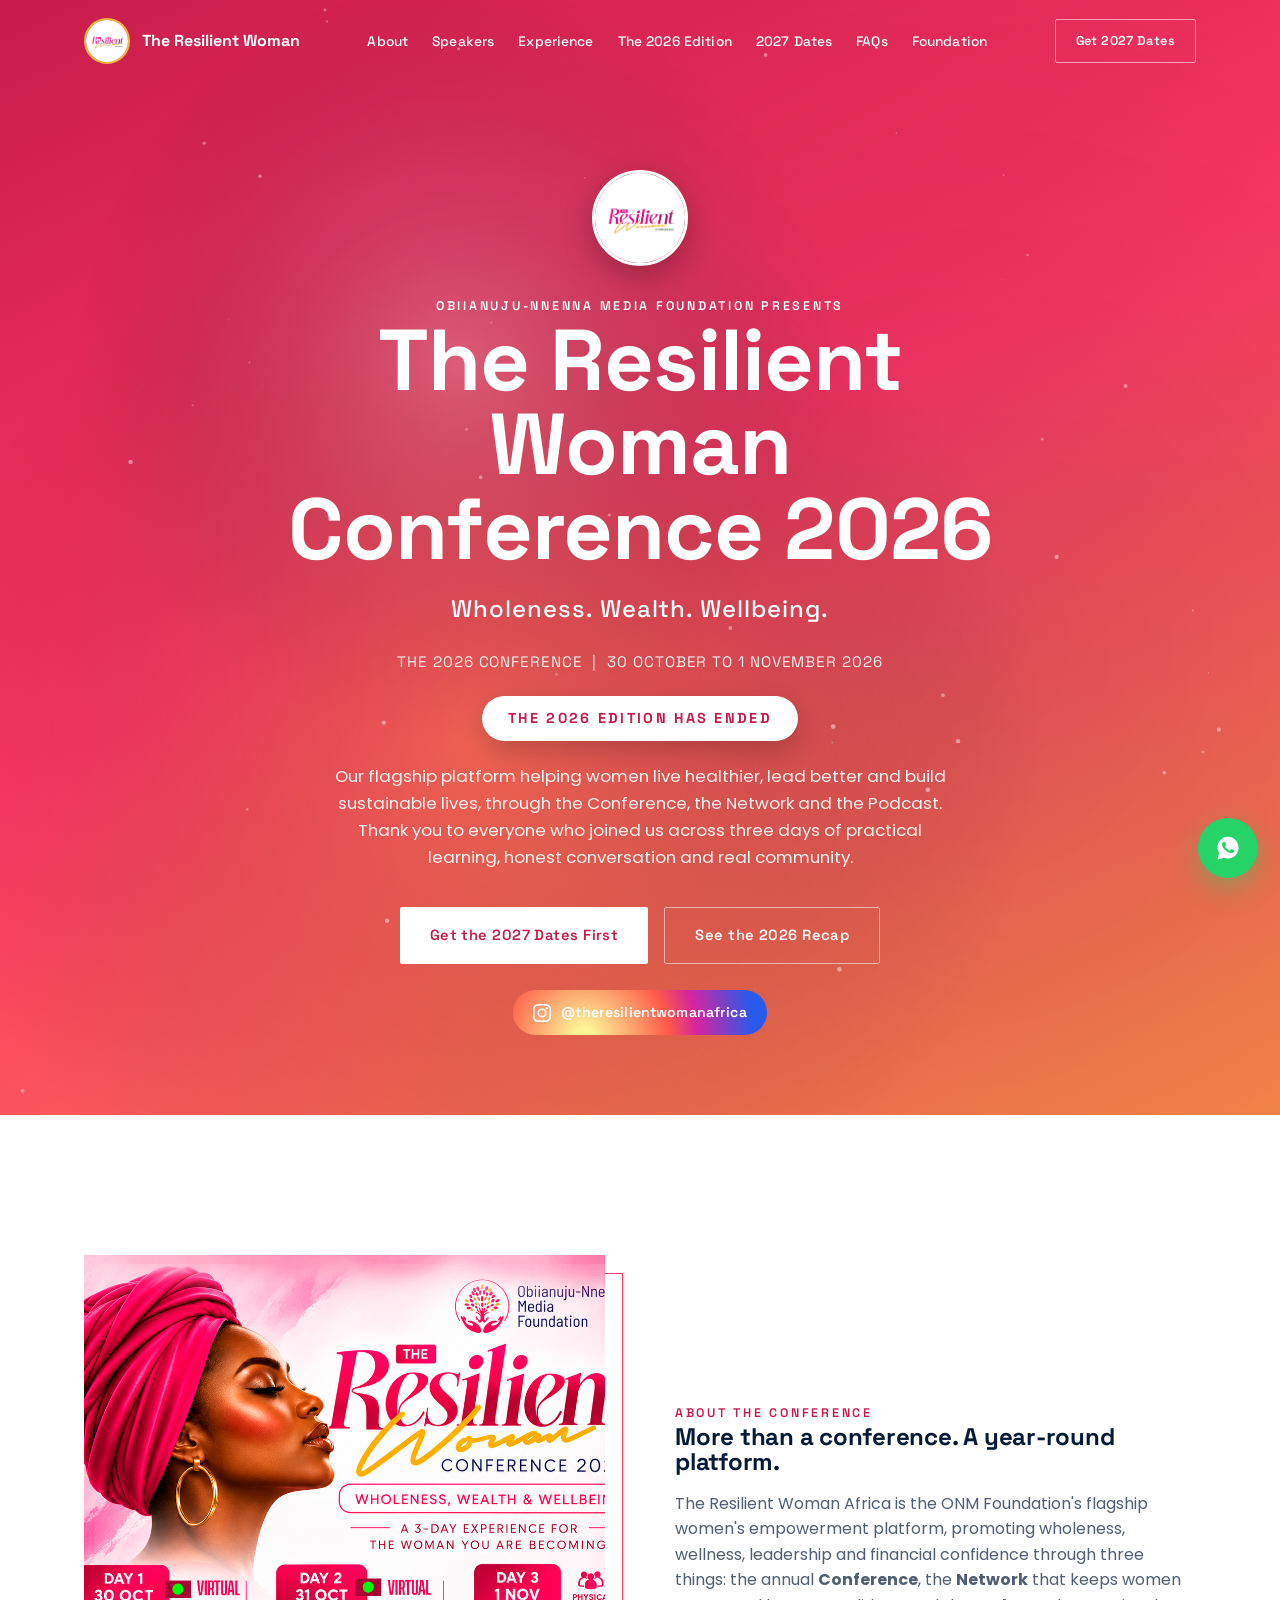
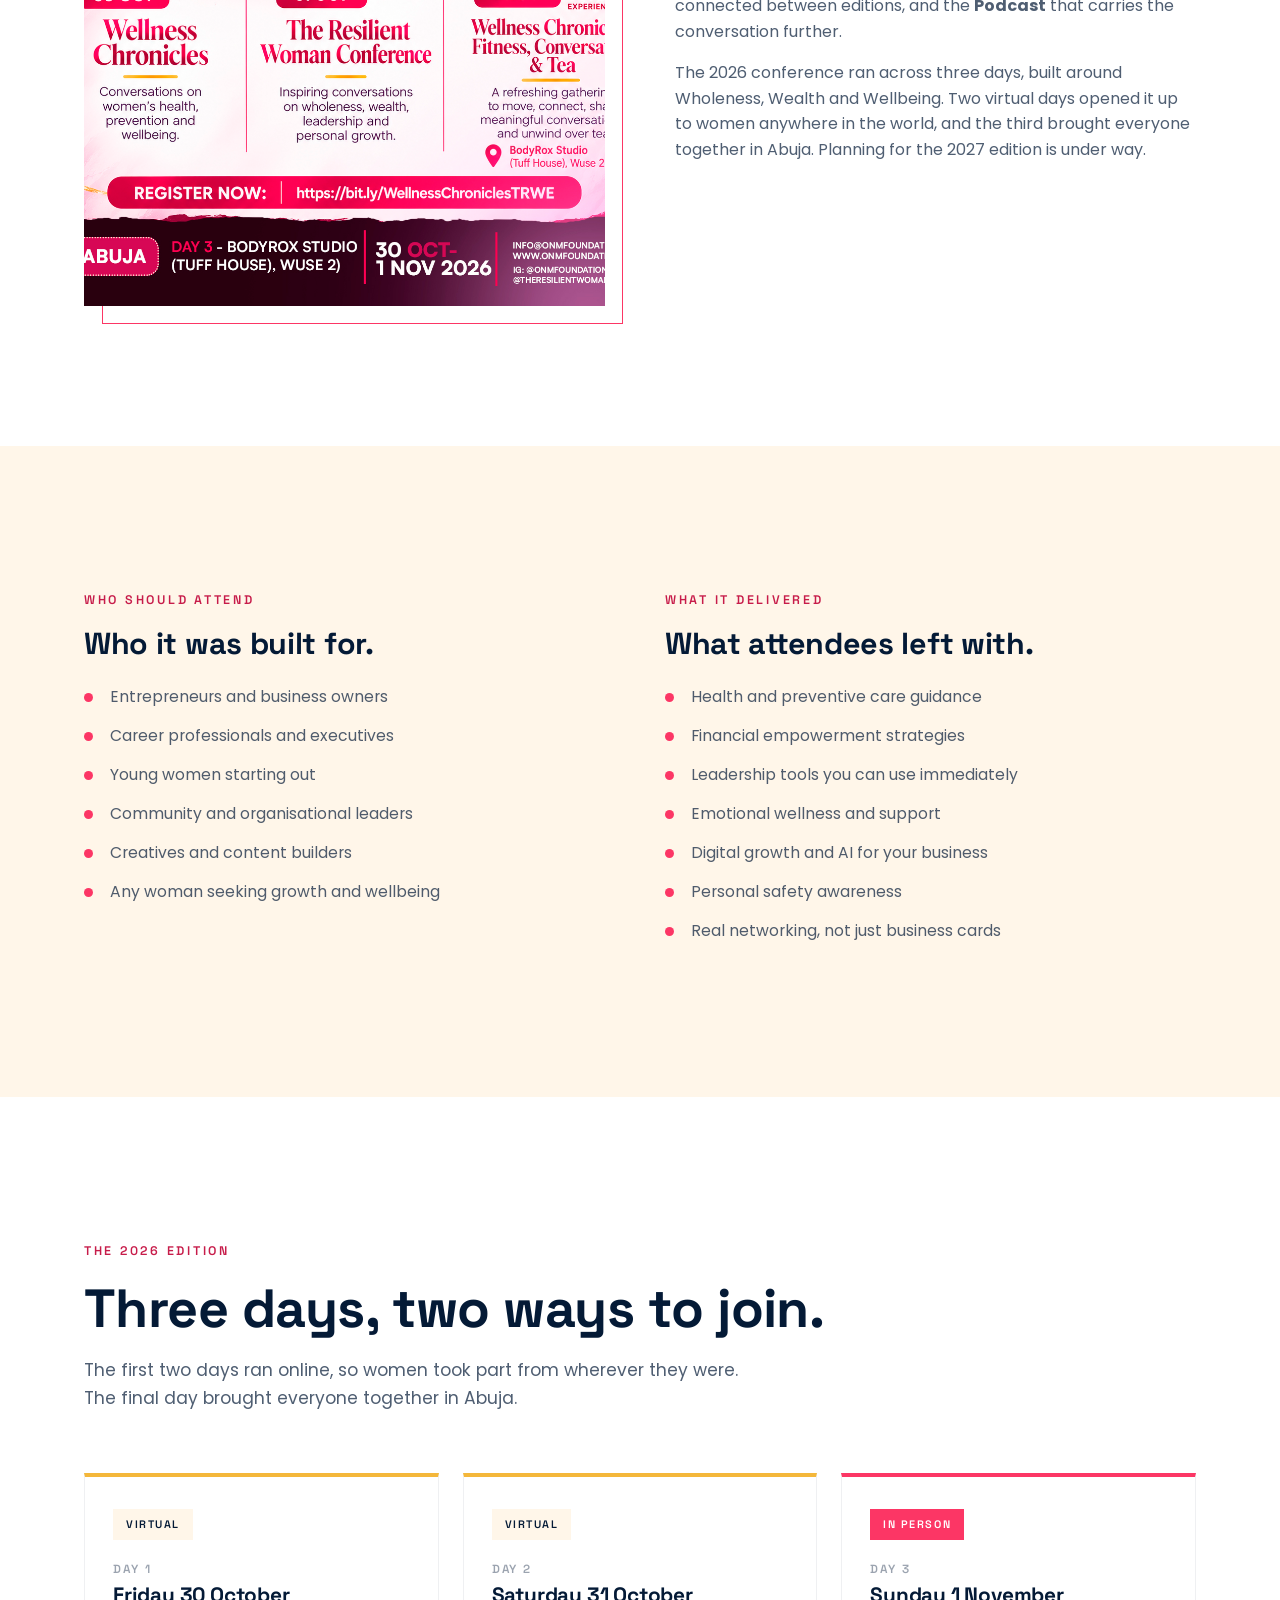
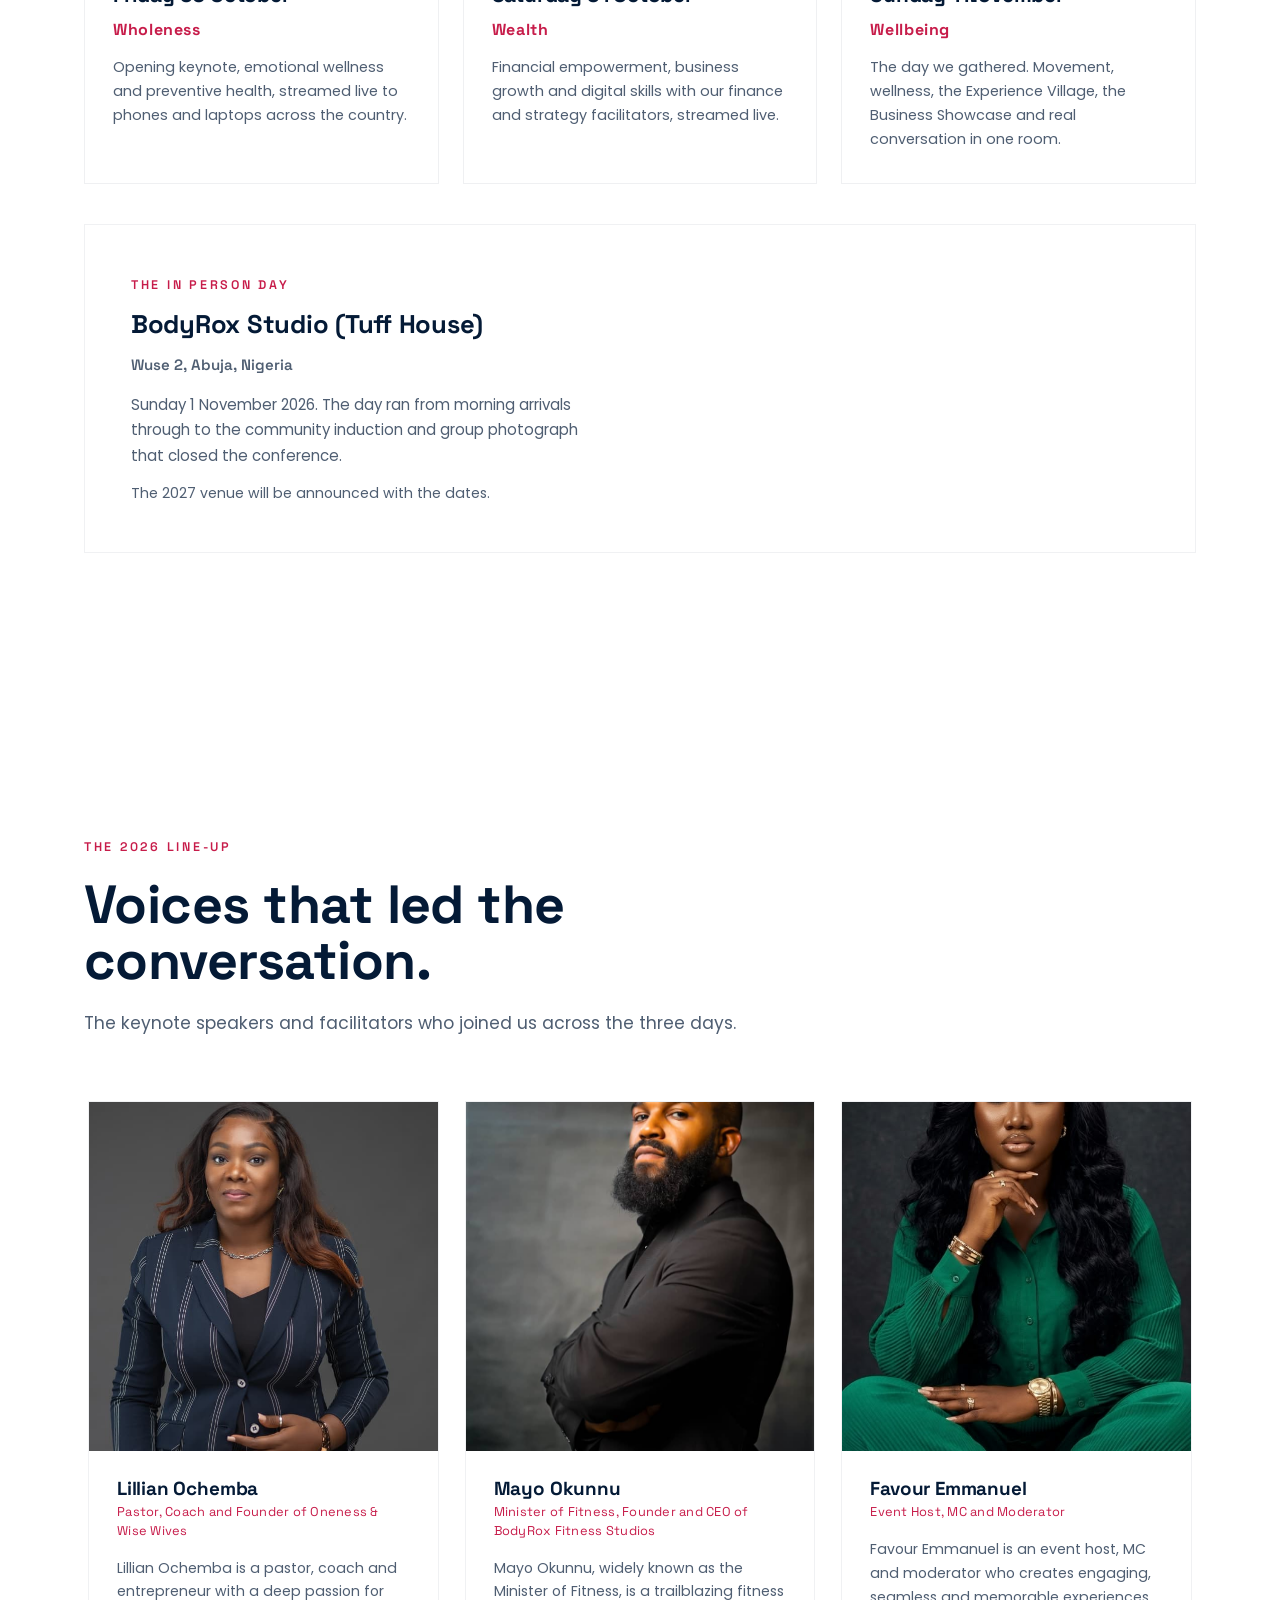
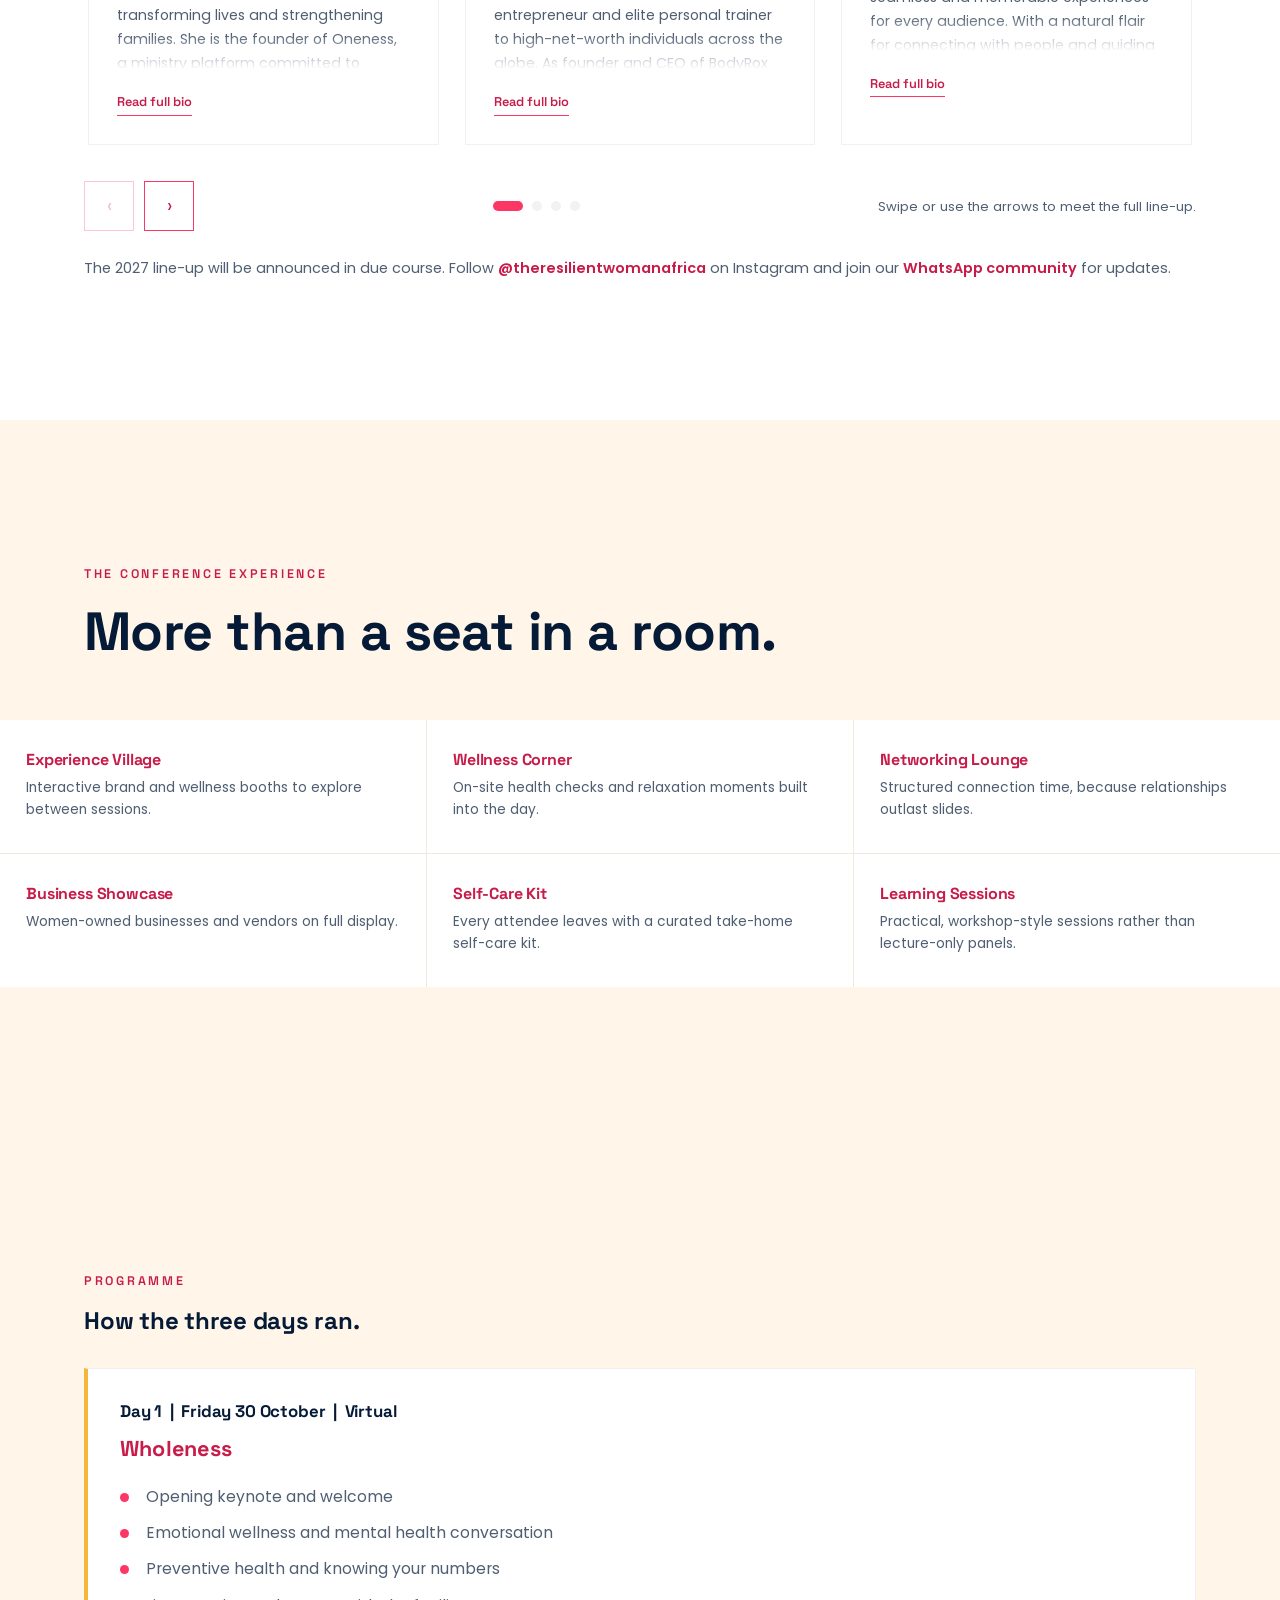
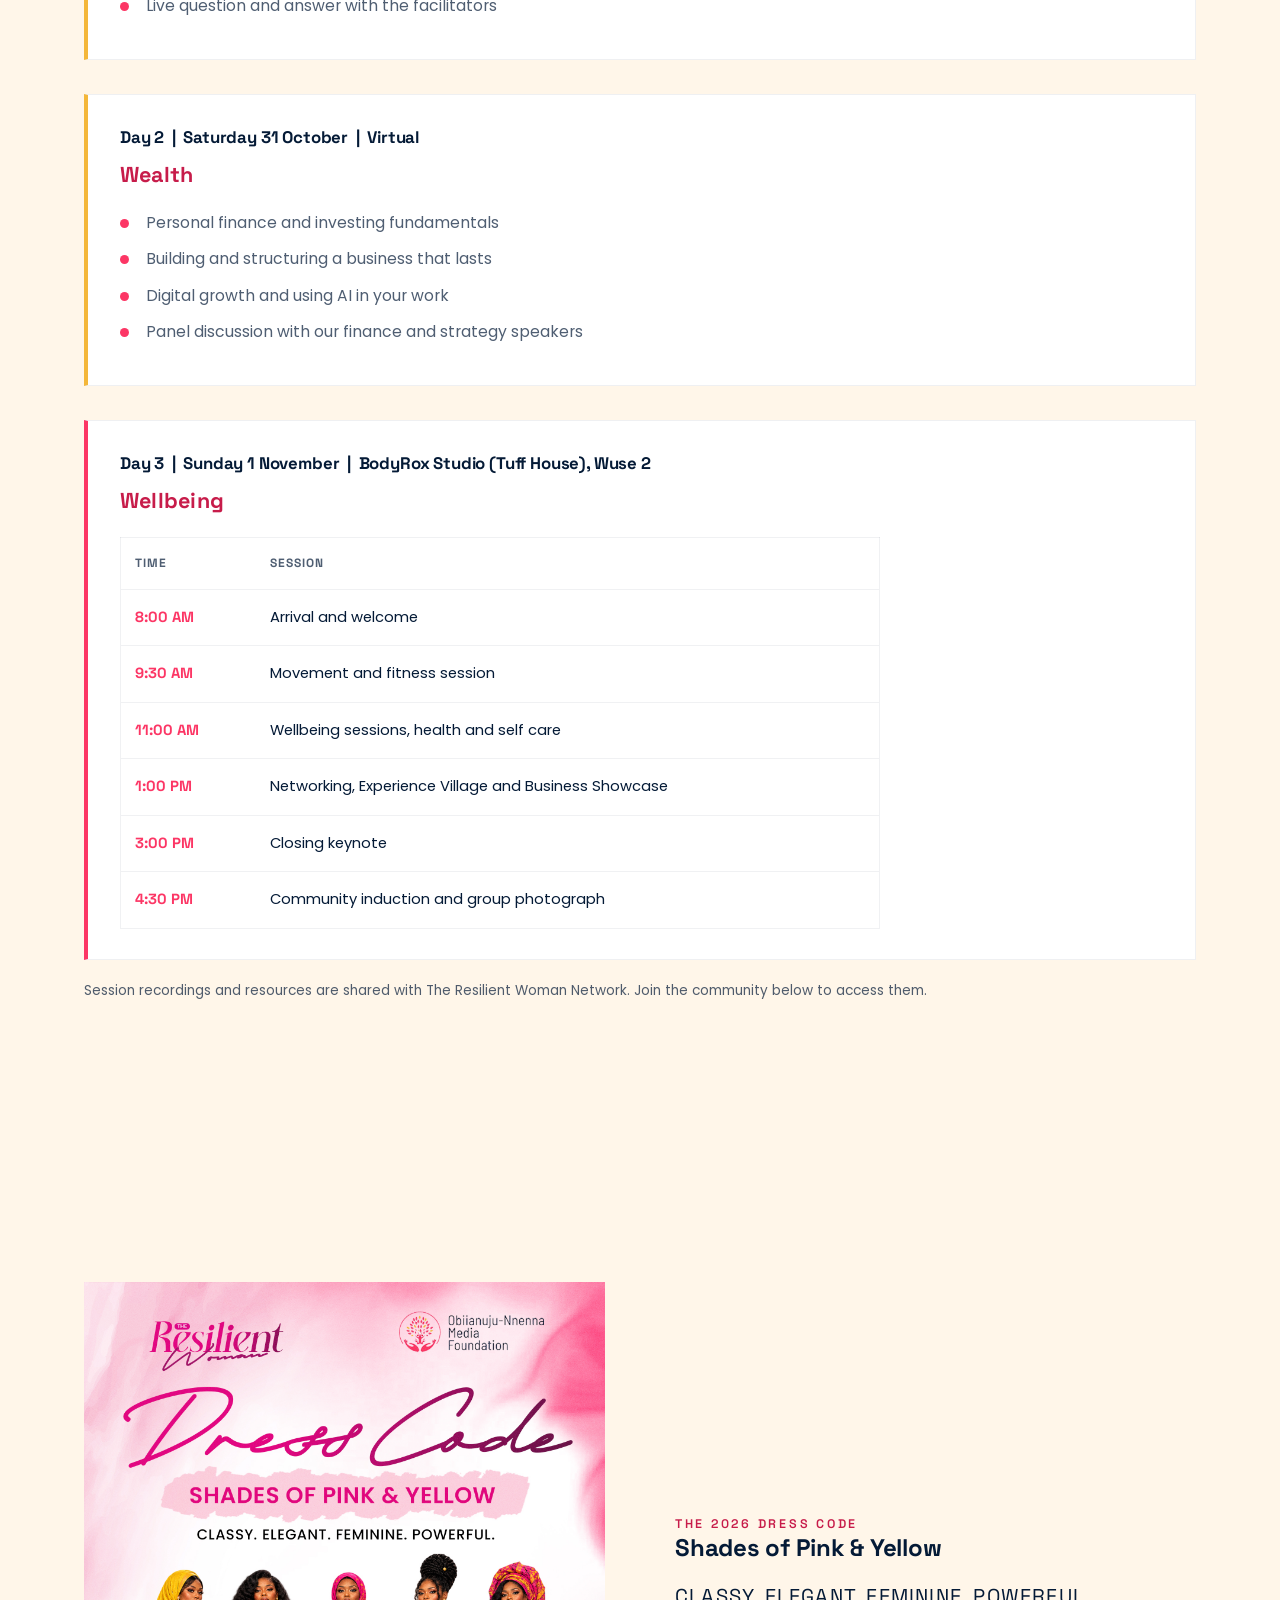
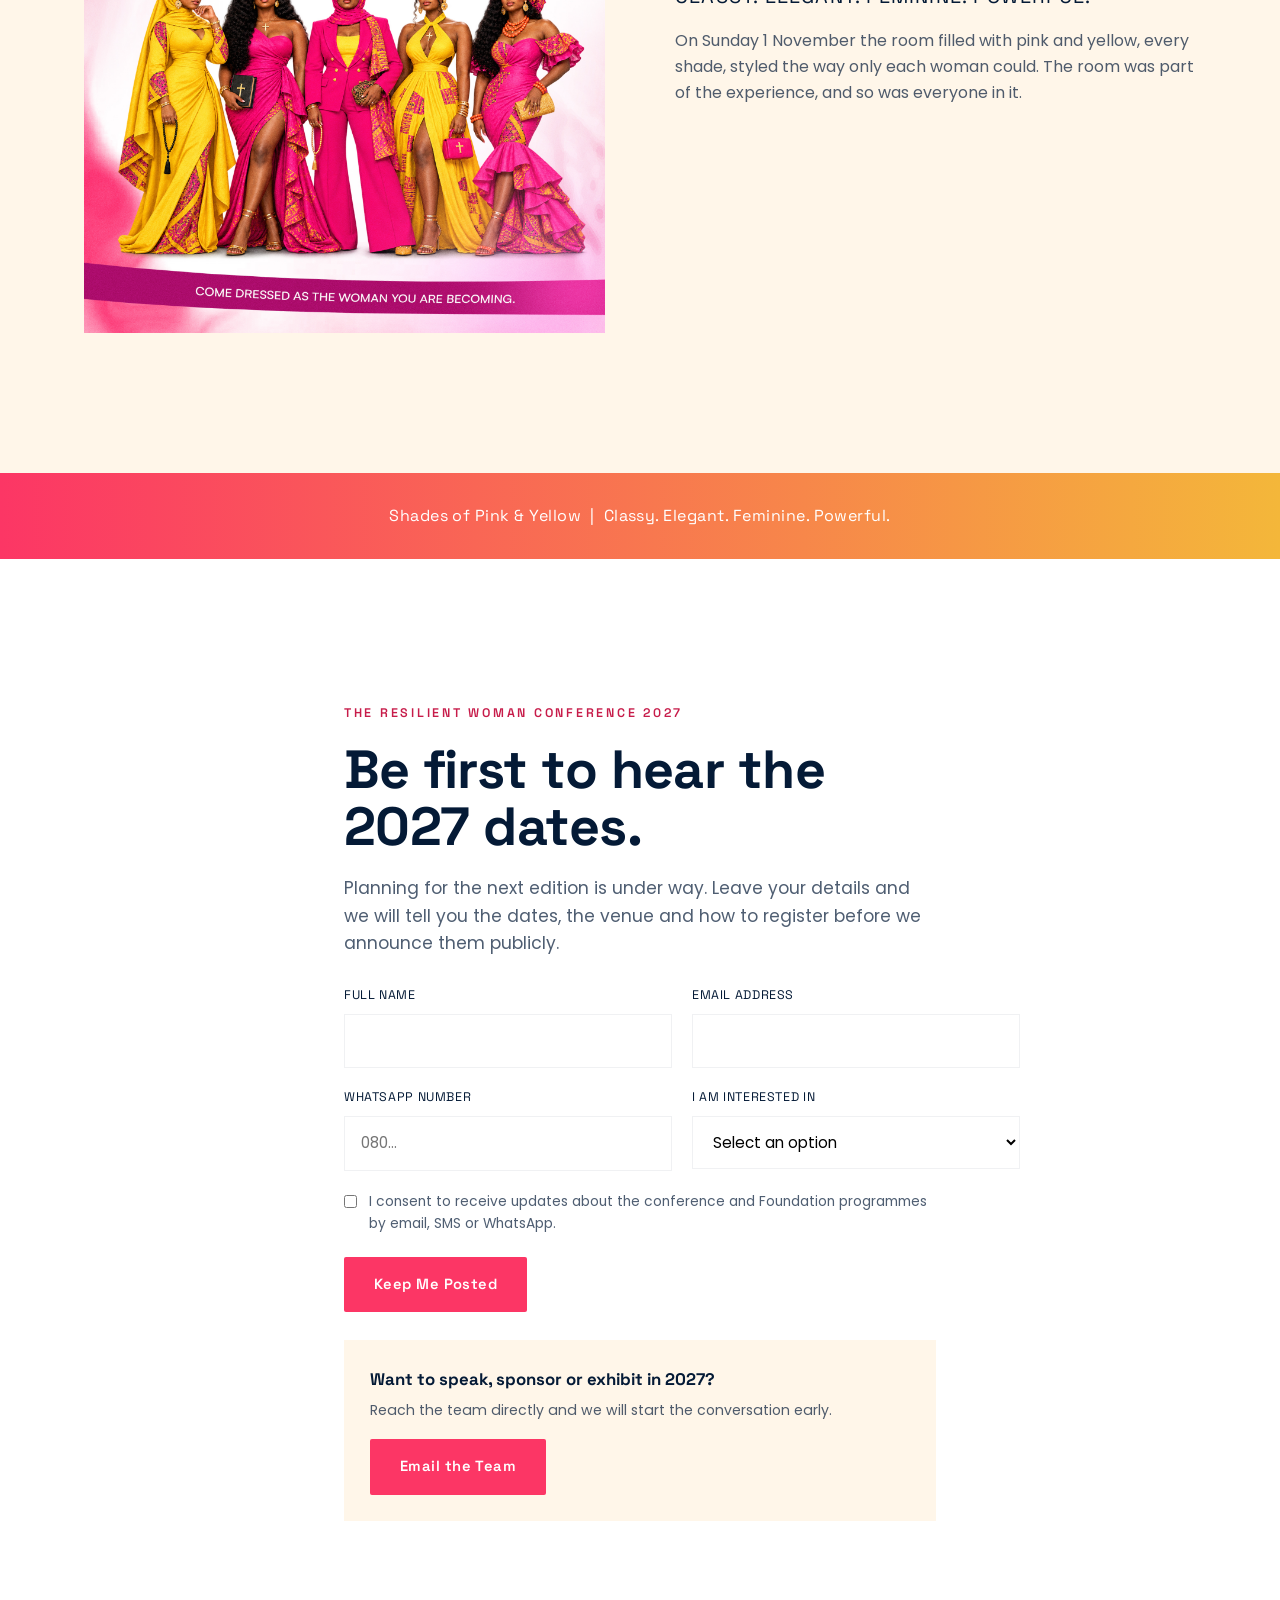
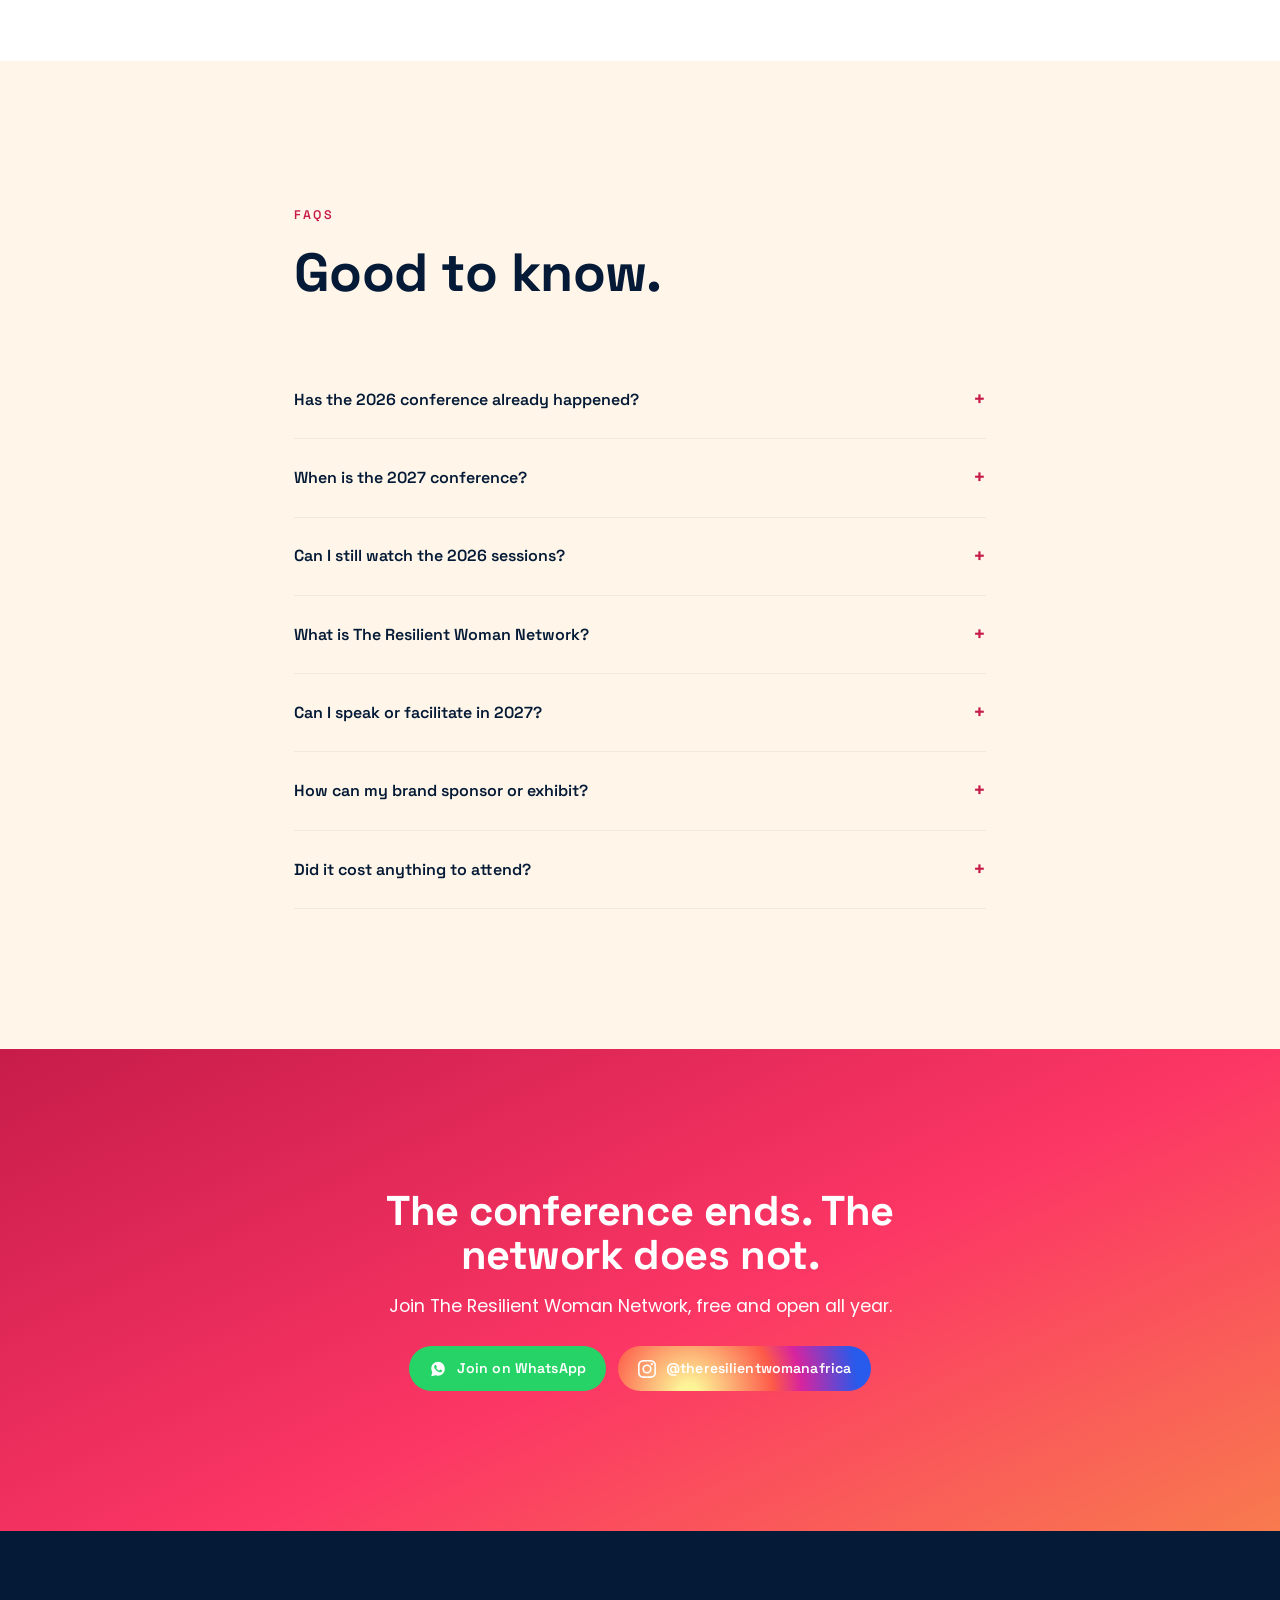
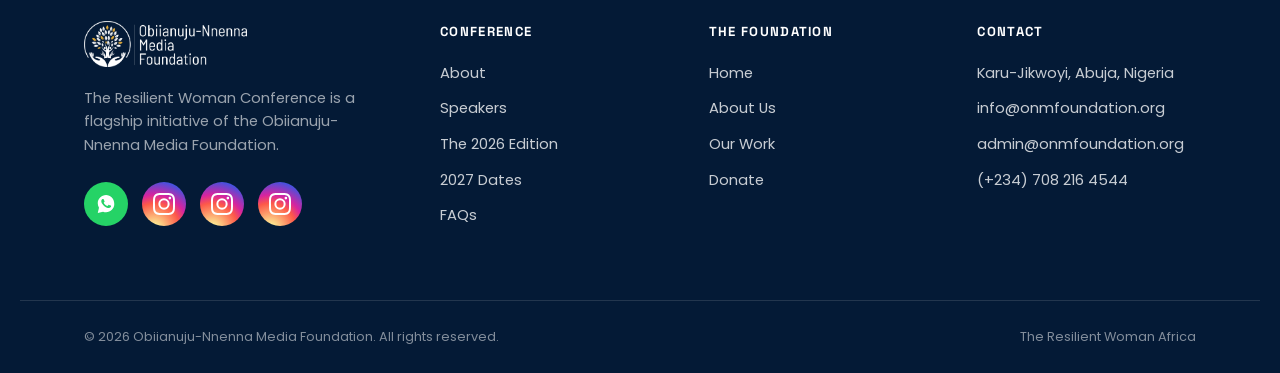
<file: Downloads/onm-foundation/resilient-women.html>
<!doctype html>
<html lang="en">
<head>
<meta charset="UTF-8">
<meta name="viewport" content="width=device-width, initial-scale=1">
<title>The Resilient Woman Africa | Conference, Network and Podcast</title>
<meta name="description" content="The Resilient Woman Africa is the ONM Foundation's flagship platform: Conference, Network and Podcast. Look back at the 2026 conference, held 30 October to 1 November, and be first to hear the 2027 dates.">
<link rel="icon" href="images/conference/the-resilientt-woman-logo.jpg">
<link rel="stylesheet" href="css/style.css">
<link rel="stylesheet" href="css/resilient.css">
<!-- Meta Pixel Code -->
<script>
!function(f,b,e,v,n,t,s)
{if(f.fbq)return;n=f.fbq=function(){n.callMethod?
n.callMethod.apply(n,arguments):n.queue.push(arguments)};
if(!f._fbq)f._fbq=n;n.push=n;n.loaded=!0;n.version='2.0';
n.queue=[];t=b.createElement(e);t.async=!0;
t.src=v;s=b.getElementsByTagName(e)[0];
s.parentNode.insertBefore(t,s)}(window, document,'script',
'https://connect.facebook.net/en_US/fbevents.js');
fbq('init', '2195518915181824');
fbq('track', 'PageView');
</script>
<!-- End Meta Pixel Code -->
</head>
<body>
<!-- Meta Pixel fallback for visitors without JavaScript -->
<noscript><img height="1" width="1" style="display:none"
src="https://www.facebook.com/tr?id=2195518915181824&ev=PageView&noscript=1"
alt="" /></noscript>

<a href="#main" class="skip-link">Skip to content</a>

<header class="site-header rw-header">
  <div class="container nav-row">
    <a href="resilient-women.html" class="brand">
      <img src="images/conference/the-resilientt-woman-logo.jpg" alt="The Resilient Woman Conference"> The Resilient Woman
    </a>
    <nav class="main-nav" id="mainNav" aria-label="Primary">
      <a href="#about">About</a>
      <a href="#speakers">Speakers</a>
      <a href="#experience">Experience</a>
      <a href="#format">The 2026 Edition</a>
      <a href="#notify">2027 Dates</a>
      <a href="#faq">FAQs</a>
      <a href="index.html">Foundation</a>
    </nav>
    <div class="nav-actions">
      <a href="#notify" class="btn btn-outline-light btn-sm">Get 2027 Dates</a>
      <button class="nav-toggle" aria-label="Toggle menu" aria-expanded="false" aria-controls="mainNav"><span></span><span></span><span></span></button>
    </div>
  </div>
</header>

<main id="main">

  <!-- ============ HERO + COUNTDOWN ============ -->
  <section class="rw-hero">
    <canvas class="ambient-canvas" data-theme="pink" aria-hidden="true"></canvas>
    <div class="rw-hero-inner">
      <img class="rw-hero-logo" src="images/conference/the-resilientt-woman-logo.jpg" alt="The Resilient Woman Conference logo">
      <span class="eyebrow" style="justify-content:center;color:#fff">Obiianuju-Nnenna Media Foundation Presents</span>
      <h1>The Resilient Woman<br>Conference 2026</h1>
      <span class="theme-line">Wholeness. Wealth. Wellbeing.</span>
      <span class="meta-line">THE 2026 CONFERENCE &nbsp;|&nbsp; 30 OCTOBER TO 1 NOVEMBER 2026</span>
      <p class="free-badge">The 2026 edition has ended</p>
      <p class="lede">Our flagship platform helping women live healthier, lead better and build sustainable lives, through the Conference, the Network and the Podcast. Thank you to everyone who joined us across three days of practical learning, honest conversation and real community.</p>


      <div class="rw-hero-ctas">
        <a href="#notify" class="btn btn-navy" style="background:#fff;color:var(--rw-pink-deep)">Get the 2027 Dates First</a>
        <a href="#format" class="btn btn-outline-light">See the 2026 Recap</a>
      </div>

      <div class="rw-handles">
        <a class="handle" href="https://www.instagram.com/theresilientwomanafrica?igsi=MWZzMzFoYjhxZ3BucA==&amp;utm_source=ig_contact_invite" target="_blank" rel="noopener"><svg viewBox="0 0 24 24" aria-hidden="true"><path d="M12 2.16c3.2 0 3.58.01 4.85.07 1.17.05 1.8.25 2.23.41.56.22.96.48 1.38.9.42.42.68.82.9 1.38.16.42.36 1.06.41 2.23.06 1.27.07 1.65.07 4.85s-.01 3.58-.07 4.85c-.05 1.17-.25 1.8-.41 2.23-.22.56-.48.96-.9 1.38-.42.42-.82.68-1.38.9-.42.16-1.06.36-2.23.41-1.27.06-1.65.07-4.85.07s-3.58-.01-4.85-.07c-1.17-.05-1.8-.25-2.23-.41-.56-.22-.96-.48-1.38-.9-.42-.42-.68-.82-.9-1.38-.16-.42-.36-1.06-.41-2.23C2.17 15.58 2.16 15.2 2.16 12s.01-3.58.07-4.85c.05-1.17.25-1.8.41-2.23.22-.56.48-.96.9-1.38.42-.42.82-.68 1.38-.9.42-.16 1.06-.36 2.23-.41C8.42 2.17 8.8 2.16 12 2.16M12 0C8.74 0 8.33.01 7.05.07 5.78.13 4.9.33 4.14.63c-.79.31-1.46.72-2.13 1.38C1.35 2.68.94 3.35.63 4.14.33 4.9.13 5.78.07 7.05.01 8.33 0 8.74 0 12s.01 3.67.07 4.95c.06 1.27.26 2.15.56 2.91.31.79.72 1.46 1.38 2.13.67.67 1.34 1.07 2.13 1.38.76.3 1.64.5 2.91.56C8.33 23.99 8.74 24 12 24s3.67-.01 4.95-.07c1.27-.06 2.15-.26 2.91-.56.79-.31 1.46-.71 2.13-1.38.67-.67 1.07-1.34 1.38-2.13.3-.76.5-1.64.56-2.91.06-1.28.07-1.69.07-4.95s-.01-3.67-.07-4.95c-.06-1.27-.26-2.15-.56-2.91-.31-.79-.71-1.46-1.38-2.13-.67-.66-1.34-1.07-2.13-1.38-.76-.3-1.64-.5-2.91-.56C15.67.01 15.26 0 12 0zm0 5.84A6.16 6.16 0 1 0 18.16 12 6.16 6.16 0 0 0 12 5.84zM12 16a4 4 0 1 1 4-4 4 4 0 0 1-4 4zm6.41-11.85a1.44 1.44 0 1 0 1.44 1.44 1.44 1.44 0 0 0-1.44-1.44z"/></svg> @theresilientwomanafrica</a>
      </div>
    </div>
  </section>

  <!-- ============ ABOUT ============ -->
  <section class="section" id="about">
    <div class="container split reveal">
      <div class="split-media">
        <div class="frame" style="border-color:var(--rw-pink)"></div>
        <img src="images/conference/resilient-women-conferennce-flyer.jpg" alt="The Resilient Woman Conference 2026 flyer" loading="lazy">
      </div>
      <div class="split-copy">
        <span class="eyebrow rw-eyebrow">About the Conference</span>
        <h2>More than a conference. A year-round platform.</h2>
        <p>The Resilient Woman Africa is the ONM Foundation's flagship women's empowerment platform, promoting wholeness, wellness, leadership and financial confidence through three things: the annual <strong>Conference</strong>, the <strong>Network</strong> that keeps women connected between editions, and the <strong>Podcast</strong> that carries the conversation further.</p>
        <p>The 2026 conference ran across three days, built around Wholeness, Wealth and Wellbeing. Two virtual days opened it up to women anywhere in the world, and the third brought everyone together in Abuja. Planning for the 2027 edition is under way.</p>
      </div>
    </div>
  </section>

  <!-- ============ WHO SHOULD ATTEND / WHY ATTEND ============ -->
  <section class="section section-rw-cream">
    <div class="container attend-grid">
      <div class="reveal">
        <span class="eyebrow rw-eyebrow">Who Should Attend</span>
        <h2 style="margin-top:16px;font-size:1.9rem">Who it was built for.</h2>
        <ul class="attend-list" style="margin-top:24px">
          <li>Entrepreneurs and business owners</li>
          <li>Career professionals and executives</li>
          <li>Young women starting out</li>
          <li>Community and organisational leaders</li>
          <li>Creatives and content builders</li>
          <li>Any woman seeking growth and wellbeing</li>
        </ul>
      </div>
      <div class="reveal">
        <span class="eyebrow rw-eyebrow">What It Delivered</span>
        <h2 style="margin-top:16px;font-size:1.9rem">What attendees left with.</h2>
        <ul class="attend-list" style="margin-top:24px">
          <li>Health and preventive care guidance</li>
          <li>Financial empowerment strategies</li>
          <li>Leadership tools you can use immediately</li>
          <li>Emotional wellness and support</li>
          <li>Digital growth and AI for your business</li>
          <li>Personal safety awareness</li>
          <li>Real networking, not just business cards</li>
        </ul>
      </div>
    </div>
  </section>

  <!-- ============ DATES, FORMAT AND VENUE ============ -->
  <section class="section" id="format">
    <div class="container">
      <div class="section-head reveal">
        <span class="eyebrow rw-eyebrow">The 2026 Edition</span>
        <h2>Three days, two ways to join.</h2>
        <p>The first two days ran online, so women took part from wherever they were. The final day brought everyone together in Abuja.</p>
      </div>

      <div class="rw-days reveal">
        <article class="rw-day">
          <span class="rw-day-tag virtual">Virtual</span>
          <p class="rw-day-num">Day 1</p>
          <h3>Friday 30 October</h3>
          <p class="rw-day-focus">Wholeness</p>
          <p>Opening keynote, emotional wellness and preventive health, streamed live to phones and laptops across the country.</p>
        </article>

        <article class="rw-day">
          <span class="rw-day-tag virtual">Virtual</span>
          <p class="rw-day-num">Day 2</p>
          <h3>Saturday 31 October</h3>
          <p class="rw-day-focus">Wealth</p>
          <p>Financial empowerment, business growth and digital skills with our finance and strategy facilitators, streamed live.</p>
        </article>

        <article class="rw-day physical">
          <span class="rw-day-tag inperson">In person</span>
          <p class="rw-day-num">Day 3</p>
          <h3>Sunday 1 November</h3>
          <p class="rw-day-focus">Wellbeing</p>
          <p>The day we gathered. Movement, wellness, the Experience Village, the Business Showcase and real conversation in one room.</p>
        </article>
      </div>

      <div class="venue-block reveal">
        <div class="venue-copy">
          <span class="eyebrow rw-eyebrow">The In Person Day</span>
          <h3>BodyRox Studio (Tuff House)</h3>
          <p class="venue-address">Wuse 2, Abuja, Nigeria</p>
          <p>Sunday 1 November 2026. The day ran from morning arrivals through to the community induction and group photograph that closed the conference.</p>
          <p style="margin-top:14px;font-size:.88rem">The 2027 venue will be announced with the dates.</p>
        </div>
        <div class="venue-map">
          <iframe title="BodyRox Studio, Wuse 2, Abuja" loading="lazy" src="https://www.google.com/maps?q=Bodyrox+Fitness+Studio+Wuse+2+Abuja+Nigeria&amp;output=embed"></iframe>
        </div>
      </div>
    </div>
  </section>

  <!-- ============ SPEAKERS CAROUSEL ============ -->
  <section class="section" id="speakers">
    <div class="container">
      <div class="section-head reveal">
        <span class="eyebrow rw-eyebrow">The 2026 Line-up</span>
        <h2>Voices that led the conversation.</h2>
        <p>The keynote speakers and facilitators who joined us across the three days.</p>
      </div>

      <div class="spk-carousel reveal" tabindex="0" role="group" aria-roledescription="carousel" aria-label="Conference speakers">
        <div class="spk-viewport">
          <div class="spk-track">

            <article class="speaker">
              <div class="speaker-photo"><img src="images/conference/speakers/lilianochemba.jpg" alt="Lillian Ochemba" loading="lazy"></div>
              <div class="speaker-body">
                <h3>Lillian Ochemba</h3>
                <p class="speaker-role">Pastor, Coach and Founder of Oneness &amp; Wise Wives</p>
                <div class="speaker-bio clamped">
                  <p>Lillian Ochemba is a pastor, coach and entrepreneur with a deep passion for transforming lives and strengthening families. She is the founder of Oneness, a ministry platform committed to nurturing faith, purpose and service, including the Lady Vessels community for women in ministry and Oneness Outreach's humanitarian initiatives. As wife of Reverend Chima Ochemba, Senior Pastor of Church of God Mission International The Grace Place, she serves alongside him through teaching, counseling and mentorship. Her passion for marriage and family led her to create the Wise Wives platform, earning her the title "The Evolver." She is a certified Holistic Life Coach, holds a Bachelor's degree in History and International Relations, and is pursuing an MBA in Project Management. She is also the visionary behind God Girls Rock, an annual women's empowerment conference, and author of <em>The Wise Wives Blueprint</em>, <em>God Loves You</em>, <em>Love Why So Strong</em> and other titles. Above all, she is a devoted wife, mother of three, and spiritual mother to many.</p>
                </div>
                <button class="speaker-toggle" aria-expanded="false">Read full bio</button>
              </div>
            </article>

            <article class="speaker">
              <div class="speaker-photo"><img src="images/conference/speakers/Mayo-Okunnu.jpg" alt="Mayo Okunnu" loading="lazy"></div>
              <div class="speaker-body">
                <h3>Mayo Okunnu</h3>
                <p class="speaker-role">Minister of Fitness, Founder and CEO of BodyRox Fitness Studios</p>
                <div class="speaker-bio clamped">
                  <p>Mayo Okunnu, widely known as the Minister of Fitness, is a trailblazing fitness entrepreneur and elite personal trainer to high-net-worth individuals across the globe. As founder and CEO of BodyRox Fitness Studios, he has built one of Africa's most influential fitness brands, reshaping how luxury, performance and wellness intersect. He has trained celebrities, C-suite executives, diplomats and elite athletes across Nigeria, the UAE, the UK and the US. His travels, from Muay Thai training in Phuket to movement culture across Europe and wellness science in the US, inform a philosophy that fuses strength training, athletic conditioning and longevity protocols tailored to each client. Through immersive fitness retreats, state-of-the-art gyms like BodyRox FS Turf House, and stage talks on discipline, Mayo is inspiring a global movement where strength meets intention and wellness becomes a lifestyle.</p>
                </div>
                <button class="speaker-toggle" aria-expanded="false">Read full bio</button>
              </div>
            </article>

            <article class="speaker">
              <div class="speaker-photo"><img src="images/conference/speakers/favouremmanuel.jpg" alt="Favour Emmanuel" loading="lazy"></div>
              <div class="speaker-body">
                <h3>Favour Emmanuel</h3>
                <p class="speaker-role">Event Host, MC and Moderator</p>
                <div class="speaker-bio clamped">
                  <p>Favour Emmanuel is an event host, MC and moderator who creates engaging, seamless and memorable experiences for every audience. With a natural flair for connecting with people and guiding conversations, she brings warmth, confidence, structure and thoughtful energy to every room she hosts. She specialises in conferences, summits, seminars, masterclasses, panel discussions and other professional gatherings, bringing a polished yet personable presence to events where meaningful conversations, audience engagement and memorable experiences matter.</p>
                </div>
                <button class="speaker-toggle" aria-expanded="false">Read full bio</button>
              </div>
            </article>

            <article class="speaker">
              <div class="speaker-photo"><img src="images/conference/speakers/oloriadewoleflex.jpg" alt="Oluwabusolami Adewale-Kayode, known as Olori AdewaleFlex" loading="lazy"></div>
              <div class="speaker-body">
                <h3>Olori AdewaleFlex</h3>
                <p class="speaker-role">Financial Adviser and Founder, THEMONEYFLEXTRIBE</p>
                <div class="speaker-bio clamped">
                  <p>Oluwabusolami Adewale-Kayode, also known as Olori AdewaleFlex, is a Financial Adviser, Investor, Businesswoman, and Founder of THEMONEYFLEXTRIBE, a platform helping people make smarter and more informed decisions with money. With 10 years of experience in financial services, including 5 years in corporate financial services, she spent 5 years at ARM Investment Managers, where she led the Abuja Retail Team and worked with individuals and institutions on investment and wealth management. Today she is passionate about making money and investment concepts simple, practical and easy to understand. Through financial education, speaking, content and community, she empowers individuals to take control of their finances, build wealth intentionally, and work towards financial independence.</p>
                </div>
                <button class="speaker-toggle" aria-expanded="false">Read full bio</button>
              </div>
            </article>

            <article class="speaker">
              <div class="speaker-photo"><img src="images/conference/speakers/drsarahamana.jpg" alt="Dr. Sarah Amana" loading="lazy"></div>
              <div class="speaker-body">
                <h3>Dr. Sarah Amana</h3>
                <p class="speaker-role">Transformational Leader, Personal Finance Expert, Author and Global Speaker</p>
                <div class="speaker-bio clamped">
                  <p>Dr. Sarah Amana is an award-winning personal finance expert and founder of Rich Aunty Finance Limited and the RAF App, dedicated to empowering individuals, especially women, to achieve financial success. She serves as an Executive Director at GOTNI, impacting leadership and financial literacy across Africa. A global speaker, Dr. Amana has influenced over 40,000 individuals through coaching, speaking engagements and her bestselling books, including <em>Rich Aunty's Guide to Financial Freedom</em>. She also hosts the Wealth Diaries with Rich Aunty podcast. Recognised with multiple awards, she holds a Doctorate in Transformational Leadership and Financial Management and certifications from McGill University and the United Nations. Through her work she continues to inspire financial independence worldwide.</p>
                </div>
                <button class="speaker-toggle" aria-expanded="false">Read full bio</button>
              </div>
            </article>

            <article class="speaker">
              <div class="speaker-photo"><img src="images/conference/speakers/ToingrickByanyiko.jpg" alt="Toingrick Byanyiko" loading="lazy"></div>
              <div class="speaker-body">
                <h3>Toingrick Byanyiko</h3>
                <p class="speaker-role">Founder, Elevation Craft HR Consulting and Strategic People &amp; Organisational Advisor</p>
                <div class="speaker-bio clamped">
                  <p>Toingrick Byanyiko helps founders, executives and boards build organisations that remain strong, structured and people-centred as they grow. With over a decade of experience in people and organisational development, she has seen how brilliant organisations can struggle, not because of weak ideas or products, but because their structures, cultures and people systems fail to evolve with their growth. This insight led her to establish Elevation Craft HR Consulting, a strategic people advisory firm focused on helping organisations scale with clarity, governance and confidence. Her work sits at the intersection of strategy, organisational structure and people leadership. She partners with leadership teams to identify organisational risks, design practical HR systems, strengthen performance frameworks, and build cultures where accountability and trust can thrive together. Her experience spans executive recruitment, organisational restructuring, leadership development, HR governance and people strategy, with projects across development organisations, technology firms, ecosystem builders and SMEs preparing for growth. Toingrick brings a structured, empathetic, data-informed and practical approach to her work. Rather than applying generic templates, she helps leaders think clearly, make sound decisions and navigate complex people challenges with calm and precision. Her mission is simple: to help organisations become internally strong enough to support the future they are building.</p>
                </div>
                <button class="speaker-toggle" aria-expanded="false">Read full bio</button>
              </div>
            </article>

          </div>
        </div>

        <div class="spk-controls">
          <div class="spk-arrows">
            <button class="spk-arrow spk-prev" aria-label="Previous speakers">&lsaquo;</button>
            <button class="spk-arrow spk-next" aria-label="Next speakers">&rsaquo;</button>
          </div>
          <div class="spk-dots" role="tablist" aria-label="Speaker pages"></div>
          <p class="spk-hint">Swipe or use the arrows to meet the full line-up.</p>
        </div>
      </div>

      <p class="reveal" style="margin-top:26px;color:var(--navy-70);font-size:.9rem">The 2027 line-up will be announced in due course. Follow <a href="https://www.instagram.com/theresilientwomanafrica?igsi=MWZzMzFoYjhxZ3BucA==&amp;utm_source=ig_contact_invite" target="_blank" rel="noopener" style="color:var(--rw-pink-deep);font-weight:600">@theresilientwomanafrica</a> on Instagram and join our <a href="https://chat.whatsapp.com/E9bC8LtakeX8GZGqpjYWFS" target="_blank" rel="noopener" style="color:var(--rw-pink-deep);font-weight:600">WhatsApp community</a> for updates.</p>
    </div>
  </section>

  <!-- ============ CONFERENCE EXPERIENCE ============ -->
  <section class="section section-rw-cream" id="experience">
    <div class="container">
      <div class="section-head reveal">
        <span class="eyebrow rw-eyebrow">The Conference Experience</span>
        <h2>More than a seat in a room.</h2>
      </div>
    </div>
    <div class="village-grid reveal">
      <div class="village-card"><h4>Experience Village</h4><p>Interactive brand and wellness booths to explore between sessions.</p></div>
      <div class="village-card"><h4>Wellness Corner</h4><p>On-site health checks and relaxation moments built into the day.</p></div>
      <div class="village-card"><h4>Networking Lounge</h4><p>Structured connection time, because relationships outlast slides.</p></div>
      <div class="village-card"><h4>Business Showcase</h4><p>Women-owned businesses and vendors on full display.</p></div>
      <div class="village-card"><h4>Self-Care Kit</h4><p>Every attendee leaves with a curated take-home self-care kit.</p></div>
      <div class="village-card"><h4>Learning Sessions</h4><p>Practical, workshop-style sessions rather than lecture-only panels.</p></div>
    </div>
  </section>

  <!-- ============ TICKETS ============ -->

  <!-- ============ PROGRAMME ============ -->
  <section class="section section-rw-cream" id="programme">
    <div class="container reveal">
      <span class="eyebrow rw-eyebrow">Programme</span>
      <h2 style="margin-top:16px">How the three days ran.</h2>

      <div class="prog-day">
        <h3>Day 1 &nbsp;|&nbsp; Friday 30 October &nbsp;|&nbsp; Virtual</h3>
        <p class="prog-theme">Wholeness</p>
        <ul class="attend-list" style="margin-top:18px">
          <li>Opening keynote and welcome</li>
          <li>Emotional wellness and mental health conversation</li>
          <li>Preventive health and knowing your numbers</li>
          <li>Live question and answer with the facilitators</li>
        </ul>
      </div>

      <div class="prog-day">
        <h3>Day 2 &nbsp;|&nbsp; Saturday 31 October &nbsp;|&nbsp; Virtual</h3>
        <p class="prog-theme">Wealth</p>
        <ul class="attend-list" style="margin-top:18px">
          <li>Personal finance and investing fundamentals</li>
          <li>Building and structuring a business that lasts</li>
          <li>Digital growth and using AI in your work</li>
          <li>Panel discussion with our finance and strategy speakers</li>
        </ul>
      </div>

      <div class="prog-day physical">
        <h3>Day 3 &nbsp;|&nbsp; Sunday 1 November &nbsp;|&nbsp; BodyRox Studio (Tuff House), Wuse 2</h3>
        <p class="prog-theme">Wellbeing</p>
        <table class="flow-table" style="margin-top:18px;max-width:760px;background:#fff">
          <thead><tr><th>Time</th><th>Session</th></tr></thead>
          <tbody>
            <tr><td class="pull-num">8:00 AM</td><td>Arrival and welcome</td></tr>
            <tr><td class="pull-num">9:30 AM</td><td>Movement and fitness session</td></tr>
            <tr><td class="pull-num">11:00 AM</td><td>Wellbeing sessions, health and self care</td></tr>
            <tr><td class="pull-num">1:00 PM</td><td>Networking, Experience Village and Business Showcase</td></tr>
            <tr><td class="pull-num">3:00 PM</td><td>Closing keynote</td></tr>
            <tr><td class="pull-num">4:30 PM</td><td>Community induction and group photograph</td></tr>
          </tbody>
        </table>
      </div>

      <p style="margin-top:20px;font-size:.85rem;color:var(--navy-70)">Session recordings and resources are shared with The Resilient Woman Network. Join the community below to access them.</p>
    </div>
  </section>

  <!-- ============ DRESS CODE ============ -->
  <section class="section section-rw-cream" id="dress-code">
    <div class="container split reveal">
      <div class="split-media">
        <div class="frame" style="border-color:var(--rw-yellow)"></div>
        <img src="images/conference/TRW.jpg" alt="The Resilient Woman Conference 2026 dress code: shades of pink and yellow" loading="lazy">
      </div>
      <div class="split-copy">
        <span class="eyebrow rw-eyebrow">The 2026 Dress Code</span>
        <h2>Shades of Pink &amp; Yellow</h2>
        <p class="lede" style="letter-spacing:.06em;text-transform:uppercase;font-family:var(--display)">Classy. Elegant. Feminine. Powerful.</p>
        <p>On Sunday 1 November the room filled with pink and yellow, every shade, styled the way only each woman could. The room was part of the experience, and so was everyone in it.</p>
      </div>
    </div>
  </section>
  <div class="dress-strip">Shades of Pink &amp; Yellow &nbsp;|&nbsp; Classy. Elegant. Feminine. Powerful.</div>

  <!-- ============ 2027 WAITLIST ============ -->
  <span id="register" class="anchor-alias" aria-hidden="true"></span>
  <section class="section" id="notify">
    <div class="container" style="max-width:720px">
      <div class="section-head reveal" style="margin-bottom:28px">
        <span class="eyebrow rw-eyebrow">The Resilient Woman Conference 2027</span>
        <h2>Be first to hear the 2027 dates.</h2>
        <p>Planning for the next edition is under way. Leave your details and we will tell you the dates, the venue and how to register before we announce them publicly.</p>
      </div>
      <form class="reveal" data-rw-form>
        <div class="form-grid">
          <div class="field"><label for="nName">Full Name</label><input id="nName" required></div>
          <div class="field"><label for="nEmail">Email Address</label><input id="nEmail" type="email" required></div>
          <div class="field"><label for="nPhone">WhatsApp Number</label><input id="nPhone" type="tel" placeholder="080..."></div>
          <div class="field">
            <label for="nInterest">I am interested in</label>
            <select id="nInterest" required>
              <option value="">Select an option</option>
              <option>Attending the 2027 conference</option>
              <option>Speaking or facilitating</option>
              <option>A vendor stall</option>
              <option>Sponsorship or partnership</option>
            </select>
          </div>
        </div>
        <label class="consent" style="margin-top:20px">
          <input type="checkbox" required>
          <span>I consent to receive updates about the conference and Foundation programmes by email, SMS or WhatsApp.</span>
        </label>
        <button type="submit" class="btn btn-pink" style="margin-top:22px">Keep Me Posted</button>
        <p class="form-note" style="margin-top:14px;font-size:.88rem"></p>
      </form>
      <div class="pay-strip" style="margin-top:28px">
        <div><strong>Want to speak, sponsor or exhibit in 2027?</strong><p>Reach the team directly and we will start the conversation early.</p></div>
        <a href="mailto:admin@onmfoundation.org?subject=The Resilient Woman Conference 2027" class="btn btn-pink">Email the Team</a>
      </div>
    </div>
  </section>

  <!-- ============ FAQ ============ -->
  <section class="section section-rw-cream" id="faq">
    <div class="container" style="max-width:820px">
      <div class="section-head reveal">
        <span class="eyebrow rw-eyebrow">FAQs</span>
        <h2>Good to know.</h2>
      </div>
      <div class="reveal">
        <div class="faq-item">
          <button class="faq-q" aria-expanded="false">Has the 2026 conference already happened?<span class="plus">+</span></button>
          <div class="faq-a"><p>Yes. It ran from Friday 30 October to Sunday 1 November 2026, with two virtual days and a final in person day at BodyRox Studio (Tuff House), Wuse 2, Abuja.</p></div>
        </div>
        <div class="faq-item">
          <button class="faq-q" aria-expanded="false">When is the 2027 conference?<span class="plus">+</span></button>
          <div class="faq-a"><p>Dates are being planned now. Add your details to the form above and we will tell you the dates, venue and registration details before the public announcement.</p></div>
        </div>
        <div class="faq-item">
          <button class="faq-q" aria-expanded="false">Can I still watch the 2026 sessions?<span class="plus">+</span></button>
          <div class="faq-a"><p>Session recordings and resources are shared with The Resilient Woman Network. Join the community through the WhatsApp link below to access what has been released.</p></div>
        </div>
        <div class="faq-item">
          <button class="faq-q" aria-expanded="false">What is The Resilient Woman Network?<span class="plus">+</span></button>
          <div class="faq-a"><p>It is the year-round community behind the conference, where women connect, learn and support one another between editions. It is free to join and open to any woman.</p></div>
        </div>
        <div class="faq-item">
          <button class="faq-q" aria-expanded="false">Can I speak or facilitate in 2027?<span class="plus">+</span></button>
          <div class="faq-a"><p>We welcome proposals. Select "Speaking or facilitating" on the form above, or write to <a href="mailto:admin@onmfoundation.org" style="color:var(--rw-pink-deep);font-weight:600">admin@onmfoundation.org</a> with your area of expertise.</p></div>
        </div>
        <div class="faq-item">
          <button class="faq-q" aria-expanded="false">How can my brand sponsor or exhibit?<span class="plus">+</span></button>
          <div class="faq-a"><p>Sponsorship and vendor opportunities for 2027 open alongside registration. Write to <a href="mailto:admin@onmfoundation.org" style="color:var(--rw-pink-deep);font-weight:600">admin@onmfoundation.org</a> to be included early.</p></div>
        </div>
        <div class="faq-item">
          <button class="faq-q" aria-expanded="false">Did it cost anything to attend?<span class="plus">+</span></button>
          <div class="faq-a"><p>No. Admission to the 2026 conference was free for attendees and for vendors. Pricing for 2027 will be confirmed with the dates.</p></div>
        </div>
      </div>
    </div>
  </section>

  <!-- ============ COMMUNITY CTA ============ -->
  <section class="section" id="community" style="background:linear-gradient(155deg, var(--rw-pink-deep) 0%, var(--rw-pink) 55%, var(--rw-yellow) 140%);color:#fff">
    <div class="container reveal" style="text-align:center;max-width:700px;margin:0 auto">
      <h2 style="font-size:clamp(1.8rem,4vw,2.6rem)">The conference ends. The network does not.</h2>
      <p style="margin-top:16px;font-size:1.1rem">Join The Resilient Woman Network, free and open all year.</p>
      <div class="rw-handles">
        <a class="handle handle-wa" href="https://chat.whatsapp.com/E9bC8LtakeX8GZGqpjYWFS" target="_blank" rel="noopener"><svg viewBox="0 0 32 32" aria-hidden="true"><path d="M16.02 3C9.4 3 4 8.4 4 15.02c0 2.36.66 4.56 1.8 6.44L4 29l7.72-1.75a11.9 11.9 0 0 0 4.3.8h.01c6.62 0 12.02-5.4 12.02-12.02C28.05 8.4 22.65 3 16.02 3zm7.02 17.14c-.3.85-1.72 1.62-2.38 1.7-.6.08-1.36.11-2.2-.14-.5-.15-1.15-.36-1.98-.71-3.48-1.5-5.75-5.02-5.92-5.25-.17-.23-1.42-1.9-1.42-3.62 0-1.72.9-2.56 1.22-2.92.32-.35.7-.44.93-.44.23 0 .47.002.67.01.22.01.5-.08.79.6.3.71 1 2.44 1.09 2.62.09.18.15.4.03.63-.12.23-.18.37-.36.57-.18.2-.38.44-.55.6-.18.16-.37.34-.16.68.21.34.94 1.55 2.02 2.51 1.39 1.24 2.56 1.62 2.9 1.8.34.18.54.15.74-.09.2-.24.86-1 1.09-1.35.23-.34.46-.28.77-.17.32.12 2.02.95 2.37 1.13.35.17.58.26.66.4.1.14.1.79-.2 1.65z"/></svg> Join on WhatsApp</a>
        <a class="handle" href="https://www.instagram.com/theresilientwomanafrica?igsi=MWZzMzFoYjhxZ3BucA==&amp;utm_source=ig_contact_invite" target="_blank" rel="noopener"><svg viewBox="0 0 24 24" aria-hidden="true"><path d="M12 2.16c3.2 0 3.58.01 4.85.07 1.17.05 1.8.25 2.23.41.56.22.96.48 1.38.9.42.42.68.82.9 1.38.16.42.36 1.06.41 2.23.06 1.27.07 1.65.07 4.85s-.01 3.58-.07 4.85c-.05 1.17-.25 1.8-.41 2.23-.22.56-.48.96-.9 1.38-.42.42-.82.68-1.38.9-.42.16-1.06.36-2.23.41-1.27.06-1.65.07-4.85.07s-3.58-.01-4.85-.07c-1.17-.05-1.8-.25-2.23-.41-.56-.22-.96-.48-1.38-.9-.42-.42-.68-.82-.9-1.38-.16-.42-.36-1.06-.41-2.23C2.17 15.58 2.16 15.2 2.16 12s.01-3.58.07-4.85c.05-1.17.25-1.8.41-2.23.22-.56.48-.96.9-1.38.42-.42.82-.68 1.38-.9.42-.16 1.06-.36 2.23-.41C8.42 2.17 8.8 2.16 12 2.16M12 0C8.74 0 8.33.01 7.05.07 5.78.13 4.9.33 4.14.63c-.79.31-1.46.72-2.13 1.38C1.35 2.68.94 3.35.63 4.14.33 4.9.13 5.78.07 7.05.01 8.33 0 8.74 0 12s.01 3.67.07 4.95c.06 1.27.26 2.15.56 2.91.31.79.72 1.46 1.38 2.13.67.67 1.34 1.07 2.13 1.38.76.3 1.64.5 2.91.56C8.33 23.99 8.74 24 12 24s3.67-.01 4.95-.07c1.27-.06 2.15-.26 2.91-.56.79-.31 1.46-.71 2.13-1.38.67-.67 1.07-1.34 1.38-2.13.3-.76.5-1.64.56-2.91.06-1.28.07-1.69.07-4.95s-.01-3.67-.07-4.95c-.06-1.27-.26-2.15-.56-2.91-.31-.79-.71-1.46-1.38-2.13-.67-.66-1.34-1.07-2.13-1.38-.76-.3-1.64-.5-2.91-.56C15.67.01 15.26 0 12 0zm0 5.84A6.16 6.16 0 1 0 18.16 12 6.16 6.16 0 0 0 12 5.84zM12 16a4 4 0 1 1 4-4 4 4 0 0 1-4 4zm6.41-11.85a1.44 1.44 0 1 0 1.44 1.44 1.44 1.44 0 0 0-1.44-1.44z"/></svg> @theresilientwomanafrica</a>
      </div>
    </div>
  </section>

</main>

<footer class="site-footer">
  <div class="footer-top">
    <div class="footer-brand">
      <img src="images/onmfoundation_logo.png" alt="Obiianuju-Nnenna Media Foundation">
      <p>The Resilient Woman Conference is a flagship initiative of the Obiianuju-Nnenna Media Foundation.</p>
      <div class="footer-social" aria-label="Social media">
        <a class="social-wa" href="https://chat.whatsapp.com/E9bC8LtakeX8GZGqpjYWFS" target="_blank" rel="noopener" aria-label="Join our WhatsApp community"><svg viewBox="0 0 32 32" aria-hidden="true"><path d="M16.02 3C9.4 3 4 8.4 4 15.02c0 2.36.66 4.56 1.8 6.44L4 29l7.72-1.75a11.9 11.9 0 0 0 4.3.8h.01c6.62 0 12.02-5.4 12.02-12.02C28.05 8.4 22.65 3 16.02 3zm7.02 17.14c-.3.85-1.72 1.62-2.38 1.7-.6.08-1.36.11-2.2-.14-.5-.15-1.15-.36-1.98-.71-3.48-1.5-5.75-5.02-5.92-5.25-.17-.23-1.42-1.9-1.42-3.62 0-1.72.9-2.56 1.22-2.92.32-.35.7-.44.93-.44.23 0 .47.002.67.01.22.01.5-.08.79.6.3.71 1 2.44 1.09 2.62.09.18.15.4.03.63-.12.23-.18.37-.36.57-.18.2-.38.44-.55.6-.18.16-.37.34-.16.68.21.34.94 1.55 2.02 2.51 1.39 1.24 2.56 1.62 2.9 1.8.34.18.54.15.74-.09.2-.24.86-1 1.09-1.35.23-.34.46-.28.77-.17.32.12 2.02.95 2.37 1.13.35.17.58.26.66.4.1.14.1.79-.2 1.65z"/></svg></a>
        <a class="social-ig" href="https://www.instagram.com/onmfoundation/" target="_blank" rel="noopener" aria-label="ONM Foundation on Instagram"><svg viewBox="0 0 24 24" aria-hidden="true"><path d="M12 2.16c3.2 0 3.58.01 4.85.07 1.17.05 1.8.25 2.23.41.56.22.96.48 1.38.9.42.42.68.82.9 1.38.16.42.36 1.06.41 2.23.06 1.27.07 1.65.07 4.85s-.01 3.58-.07 4.85c-.05 1.17-.25 1.8-.41 2.23-.22.56-.48.96-.9 1.38-.42.42-.82.68-1.38.9-.42.16-1.06.36-2.23.41-1.27.06-1.65.07-4.85.07s-3.58-.01-4.85-.07c-1.17-.05-1.8-.25-2.23-.41-.56-.22-.96-.48-1.38-.9-.42-.42-.68-.82-.9-1.38-.16-.42-.36-1.06-.41-2.23C2.17 15.58 2.16 15.2 2.16 12s.01-3.58.07-4.85c.05-1.17.25-1.8.41-2.23.22-.56.48-.96.9-1.38.42-.42.82-.68 1.38-.9.42-.16 1.06-.36 2.23-.41C8.42 2.17 8.8 2.16 12 2.16M12 0C8.74 0 8.33.01 7.05.07 5.78.13 4.9.33 4.14.63c-.79.31-1.46.72-2.13 1.38C1.35 2.68.94 3.35.63 4.14.33 4.9.13 5.78.07 7.05.01 8.33 0 8.74 0 12s.01 3.67.07 4.95c.06 1.27.26 2.15.56 2.91.31.79.72 1.46 1.38 2.13.67.67 1.34 1.07 2.13 1.38.76.3 1.64.5 2.91.56C8.33 23.99 8.74 24 12 24s3.67-.01 4.95-.07c1.27-.06 2.15-.26 2.91-.56.79-.31 1.46-.71 2.13-1.38.67-.67 1.07-1.34 1.38-2.13.3-.76.5-1.64.56-2.91.06-1.28.07-1.69.07-4.95s-.01-3.67-.07-4.95c-.06-1.27-.26-2.15-.56-2.91-.31-.79-.71-1.46-1.38-2.13-.67-.66-1.34-1.07-2.13-1.38-.76-.3-1.64-.5-2.91-.56C15.67.01 15.26 0 12 0zm0 5.84A6.16 6.16 0 1 0 18.16 12 6.16 6.16 0 0 0 12 5.84zM12 16a4 4 0 1 1 4-4 4 4 0 0 1-4 4zm6.41-11.85a1.44 1.44 0 1 0 1.44 1.44 1.44 1.44 0 0 0-1.44-1.44z"/></svg></a>
        <a class="social-ig" href="https://www.instagram.com/riamagazineafrica/" target="_blank" rel="noopener" aria-label="RIA Magazine Africa on Instagram"><svg viewBox="0 0 24 24" aria-hidden="true"><path d="M12 2.16c3.2 0 3.58.01 4.85.07 1.17.05 1.8.25 2.23.41.56.22.96.48 1.38.9.42.42.68.82.9 1.38.16.42.36 1.06.41 2.23.06 1.27.07 1.65.07 4.85s-.01 3.58-.07 4.85c-.05 1.17-.25 1.8-.41 2.23-.22.56-.48.96-.9 1.38-.42.42-.82.68-1.38.9-.42.16-1.06.36-2.23.41-1.27.06-1.65.07-4.85.07s-3.58-.01-4.85-.07c-1.17-.05-1.8-.25-2.23-.41-.56-.22-.96-.48-1.38-.9-.42-.42-.68-.82-.9-1.38-.16-.42-.36-1.06-.41-2.23C2.17 15.58 2.16 15.2 2.16 12s.01-3.58.07-4.85c.05-1.17.25-1.8.41-2.23.22-.56.48-.96.9-1.38.42-.42.82-.68 1.38-.9.42-.16 1.06-.36 2.23-.41C8.42 2.17 8.8 2.16 12 2.16M12 0C8.74 0 8.33.01 7.05.07 5.78.13 4.9.33 4.14.63c-.79.31-1.46.72-2.13 1.38C1.35 2.68.94 3.35.63 4.14.33 4.9.13 5.78.07 7.05.01 8.33 0 8.74 0 12s.01 3.67.07 4.95c.06 1.27.26 2.15.56 2.91.31.79.72 1.46 1.38 2.13.67.67 1.34 1.07 2.13 1.38.76.3 1.64.5 2.91.56C8.33 23.99 8.74 24 12 24s3.67-.01 4.95-.07c1.27-.06 2.15-.26 2.91-.56.79-.31 1.46-.71 2.13-1.38.67-.67 1.07-1.34 1.38-2.13.3-.76.5-1.64.56-2.91.06-1.28.07-1.69.07-4.95s-.01-3.67-.07-4.95c-.06-1.27-.26-2.15-.56-2.91-.31-.79-.71-1.46-1.38-2.13-.67-.66-1.34-1.07-2.13-1.38-.76-.3-1.64-.5-2.91-.56C15.67.01 15.26 0 12 0zm0 5.84A6.16 6.16 0 1 0 18.16 12 6.16 6.16 0 0 0 12 5.84zM12 16a4 4 0 1 1 4-4 4 4 0 0 1-4 4zm6.41-11.85a1.44 1.44 0 1 0 1.44 1.44 1.44 1.44 0 0 0-1.44-1.44z"/></svg></a>
        <a class="social-ig" href="https://www.instagram.com/theresilientwomanafrica?igsi=MWZzMzFoYjhxZ3BucA==&amp;utm_source=ig_contact_invite" target="_blank" rel="noopener" aria-label="The Resilient Woman Africa on Instagram"><svg viewBox="0 0 24 24" aria-hidden="true"><path d="M12 2.16c3.2 0 3.58.01 4.85.07 1.17.05 1.8.25 2.23.41.56.22.96.48 1.38.9.42.42.68.82.9 1.38.16.42.36 1.06.41 2.23.06 1.27.07 1.65.07 4.85s-.01 3.58-.07 4.85c-.05 1.17-.25 1.8-.41 2.23-.22.56-.48.96-.9 1.38-.42.42-.82.68-1.38.9-.42.16-1.06.36-2.23.41-1.27.06-1.65.07-4.85.07s-3.58-.01-4.85-.07c-1.17-.05-1.8-.25-2.23-.41-.56-.22-.96-.48-1.38-.9-.42-.42-.68-.82-.9-1.38-.16-.42-.36-1.06-.41-2.23C2.17 15.58 2.16 15.2 2.16 12s.01-3.58.07-4.85c.05-1.17.25-1.8.41-2.23.22-.56.48-.96.9-1.38.42-.42.82-.68 1.38-.9.42-.16 1.06-.36 2.23-.41C8.42 2.17 8.8 2.16 12 2.16M12 0C8.74 0 8.33.01 7.05.07 5.78.13 4.9.33 4.14.63c-.79.31-1.46.72-2.13 1.38C1.35 2.68.94 3.35.63 4.14.33 4.9.13 5.78.07 7.05.01 8.33 0 8.74 0 12s.01 3.67.07 4.95c.06 1.27.26 2.15.56 2.91.31.79.72 1.46 1.38 2.13.67.67 1.34 1.07 2.13 1.38.76.3 1.64.5 2.91.56C8.33 23.99 8.74 24 12 24s3.67-.01 4.95-.07c1.27-.06 2.15-.26 2.91-.56.79-.31 1.46-.71 2.13-1.38.67-.67 1.07-1.34 1.38-2.13.3-.76.5-1.64.56-2.91.06-1.28.07-1.69.07-4.95s-.01-3.67-.07-4.95c-.06-1.27-.26-2.15-.56-2.91-.31-.79-.71-1.46-1.38-2.13-.67-.66-1.34-1.07-2.13-1.38-.76-.3-1.64-.5-2.91-.56C15.67.01 15.26 0 12 0zm0 5.84A6.16 6.16 0 1 0 18.16 12 6.16 6.16 0 0 0 12 5.84zM12 16a4 4 0 1 1 4-4 4 4 0 0 1-4 4zm6.41-11.85a1.44 1.44 0 1 0 1.44 1.44 1.44 1.44 0 0 0-1.44-1.44z"/></svg></a>
      </div>
    </div>
    <div class="footer-col">
      <h5>Conference</h5>
      <ul>
        <li><a href="#about">About</a></li>
        <li><a href="#speakers">Speakers</a></li>
        <li><a href="#format">The 2026 Edition</a></li>
        <li><a href="#notify">2027 Dates</a></li>
        <li><a href="#faq">FAQs</a></li>
      </ul>
    </div>
    <div class="footer-col">
      <h5>The Foundation</h5>
      <ul>
        <li><a href="index.html">Home</a></li>
        <li><a href="about.html">About Us</a></li>
        <li><a href="our-work.html">Our Work</a></li>
        <li><a href="get-involved.html#donate">Donate</a></li>
      </ul>
    </div>
    <div class="footer-col">
      <h5>Contact</h5>
      <ul>
        <li>Karu-Jikwoyi, Abuja, Nigeria</li>
        <li><a href="mailto:info@onmfoundation.org">info@onmfoundation.org</a></li>
        <li><a href="mailto:admin@onmfoundation.org">admin@onmfoundation.org</a></li>
        <li><a href="tel:+2347082164544">(+234) 708 216 4544</a></li>
      </ul>
    </div>
  </div>
  <div class="footer-bottom">
    <span>© <span id="year"></span> Obiianuju-Nnenna Media Foundation. All rights reserved.</span>
    <span>The Resilient Woman Africa</span>
  </div>
</footer>

<a class="whatsapp-float" href="https://chat.whatsapp.com/E9bC8LtakeX8GZGqpjYWFS" target="_blank" rel="noopener" aria-label="Chat with the Foundation on WhatsApp">
  <svg fill="currentColor" viewBox="0 0 32 32" aria-hidden="true"><path d="M16.02 3C9.4 3 4 8.4 4 15.02c0 2.36.66 4.56 1.8 6.44L4 29l7.72-1.75a11.9 11.9 0 0 0 4.3.8h.01c6.62 0 12.02-5.4 12.02-12.02C28.05 8.4 22.65 3 16.02 3zm7.02 17.14c-.3.85-1.72 1.62-2.38 1.7-.6.08-1.36.11-2.2-.14-.5-.15-1.15-.36-1.98-.71-3.48-1.5-5.75-5.02-5.92-5.25-.17-.23-1.42-1.9-1.42-3.62 0-1.72.9-2.56 1.22-2.92.32-.35.7-.44.93-.44.23 0 .47.002.67.01.22.01.5-.08.79.6.3.71 1 2.44 1.09 2.62.09.18.15.4.03.63-.12.23-.18.37-.36.57-.18.2-.38.44-.55.6-.18.16-.37.34-.16.68.21.34.94 1.55 2.02 2.51 1.39 1.24 2.56 1.62 2.9 1.8.34.18.54.15.74-.09.2-.24.86-1 1.09-1.35.23-.34.46-.28.77-.17.32.12 2.02.95 2.37 1.13.35.17.58.26.66.4.1.14.1.79-.2 1.65z"/></svg>
</a>

<script src="js/main.js"></script>
<script src="js/ambient-bg.js"></script>
<script src="js/countdown.js"></script>
<script>document.getElementById('year').textContent = new Date().getFullYear();</script>
</body>
</html>
</file>
<file: Downloads/onm-foundation/css/style.css>
/* =========================================================
   OBIIANUJU-NNENNA MEDIA FOUNDATION / DESIGN SYSTEM
   Display: Space Grotesk (stands in for Bahnschrift: geometric,
   confident, editorial weight for headlines & numerals)
   Body:    Poppins (brand-specified secondary typeface)
   ========================================================= */

@import url('https://fonts.googleapis.com/css2?family=Space+Grotesk:wght@400;500;600;700&family=Poppins:ital,wght@0,300;0,400;0,500;0,600;0,700;1,400&display=swap');

:root{
  /* brand core */
  --pink:#FC3665;
  --yellow:#F4B73A;
  --navy:#041A36;
  --white:#FFFFFF;

  /* tints (per brand book opacity swatches) */
  --pink-40:rgba(252,54,101,.4);
  --pink-20:rgba(252,54,101,.14);
  --pink-08:rgba(252,54,101,.06);
  --yellow-40:rgba(244,183,58,.4);
  --yellow-20:rgba(244,183,58,.16);
  --navy-70:rgba(4,26,54,.7);
  --navy-40:rgba(4,26,54,.4);
  --navy-08:rgba(4,26,54,.06);
  --cream:#FBF7F0;

  --ink:var(--navy);
  --paper:var(--white);

  --display: 'Space Grotesk', 'Bahnschrift', sans-serif;
  --body: 'Poppins', sans-serif;

  --container: 1240px;
  --edge: clamp(20px, 5vw, 64px);
  --ease: cubic-bezier(.16,.84,.36,1);
}

*{box-sizing:border-box;margin:0;padding:0}
html{scroll-behavior:smooth}
@media (prefers-reduced-motion: reduce){
  html{scroll-behavior:auto}
  *{animation-duration:.001ms !important; animation-iteration-count:1 !important; transition-duration:.001ms !important;}
}

body{
  font-family:var(--body);
  color:var(--ink);
  background:var(--paper);
  line-height:1.6;
  font-weight:400;
  -webkit-font-smoothing:antialiased;
  overflow-x:hidden;
}

img{max-width:100%;display:block}
a{color:inherit;text-decoration:none}
ul{list-style:none}
button{font:inherit;cursor:pointer;border:none;background:none;color:inherit}
input,textarea,select{font:inherit}

h1,h2,h3,h4{
  font-family:var(--display);
  font-weight:700;
  line-height:1.05;
  letter-spacing:-.01em;
}

.eyebrow{
  display:inline-flex;align-items:center;
  font-family:var(--display);
  font-size:.78rem;
  letter-spacing:.22em;
  text-transform:uppercase;
  color:var(--pink);
  font-weight:600;
}

.container{max-width:var(--container);margin:0 auto;padding:0 var(--edge)}

.visually-hidden{position:absolute;width:1px;height:1px;overflow:hidden;clip:rect(0 0 0 0);white-space:nowrap}

/* skip link */
.skip-link{position:absolute;left:-999px;top:0;background:var(--navy);color:#fff;padding:12px 20px;z-index:999;border-radius:0 0 6px 0}
.skip-link:focus{left:0}

:focus-visible{outline:3px solid var(--pink);outline-offset:3px}

/* ---------- buttons ---------- */
.btn{
  display:inline-flex;align-items:center;justify-content:center;gap:10px;
  font-family:var(--display);
  font-weight:600;
  font-size:.92rem;
  letter-spacing:.03em;
  padding:16px 30px;
  border-radius:2px;
  transition:transform .45s var(--ease), background .3s ease, color .3s ease, box-shadow .3s ease;
  white-space:nowrap;
  position:relative;
}
.btn-pink{background:var(--pink);color:#fff}
.btn-pink:hover{background:#e11f4f;transform:translateY(-2px)}
.btn-navy{background:var(--navy);color:#fff}
.btn-navy:hover{background:#0a2a52;transform:translateY(-2px)}
.btn-outline{border:1.5px solid var(--navy);color:var(--navy)}
.btn-outline:hover{background:var(--navy);color:#fff;transform:translateY(-2px)}
.btn-outline-light{border:1.5px solid rgba(255,255,255,.55);color:#fff}
.btn-outline-light:hover{background:#fff;color:var(--navy)}
.btn-ghost{color:var(--pink);font-weight:600;font-family:var(--display);letter-spacing:.03em;display:inline-flex;align-items:center;gap:8px}
.btn-ghost .arrow{transition:transform .3s var(--ease)}
.btn-ghost:hover .arrow{transform:translateX(6px)}
.btn-sm{padding:11px 20px;font-size:.8rem}

/* =========================================================
   NAV
   ========================================================= */
.site-header{
  position:fixed;top:0;left:0;right:0;z-index:500;
  padding:18px 0;
  transition:background .4s var(--ease), padding .4s var(--ease), box-shadow .4s var(--ease);
}
.site-header.is-scrolled{
  background:rgba(255,255,255,.92);
  backdrop-filter:blur(14px);
  padding:12px 0;
  box-shadow:0 1px 0 rgba(4,26,54,.08);
}
.nav-row{display:flex;align-items:center;justify-content:space-between;gap:24px}
.brand{display:flex;align-items:center;gap:12px;font-family:var(--display);font-weight:700;font-size:1rem;color:var(--navy)}
.brand img{height:52px;width:auto}
.site-header:not(.is-scrolled) .brand{color:var(--white)}
.site-header:not(.is-scrolled) .brand.on-dark-off{color:var(--navy)}

.main-nav{display:flex;align-items:center;gap:34px}
.main-nav a{
  font-family:var(--display);font-size:.86rem;font-weight:500;letter-spacing:.01em;
  color:var(--navy);position:relative;padding:6px 0;
}
.site-header:not(.is-scrolled) .main-nav a,
.site-header:not(.is-scrolled) .nav-actions .btn-outline-light{color:#fff}
.main-nav a::after{content:"";position:absolute;left:0;bottom:0;height:1.5px;width:0;background:var(--pink);transition:width .35s var(--ease)}
.main-nav a:hover::after,.main-nav a[aria-current="page"]::after{width:100%}

.nav-actions{display:flex;align-items:center;gap:14px}
.nav-toggle{display:none;flex-direction:column;gap:5px;padding:8px}
.nav-toggle span{width:24px;height:2px;background:currentColor;display:block;transition:transform .3s ease, opacity .3s ease}
.site-header:not(.is-scrolled) .nav-toggle{color:#fff}

@media (max-width:980px){
  .main-nav{
    position:fixed;inset:0;top:0;background:var(--navy);
    flex-direction:column;justify-content:center;align-items:flex-start;
    padding:100px var(--edge) 60px;gap:22px;
    transform:translateX(100%);transition:transform .5s var(--ease);
  }
  .main-nav.is-open{transform:translateX(0)}
  .main-nav a{color:#fff !important;font-size:1.6rem}
  .nav-toggle{display:flex}
  .nav-actions .btn{display:none}
  .nav-actions .nav-toggle{display:flex}
}

/* =========================================================
   HERO
   ========================================================= */
.hero{
  position:relative;min-height:100svh;display:flex;flex-direction:column;justify-content:flex-end;
  overflow:hidden;background:var(--navy);color:#fff;
}
.hero-media{position:absolute;inset:0;z-index:0}
.hero-media img{width:100%;height:100%;object-fit:cover;object-position:center 30%;
  transform:scale(1.08);will-change:transform;}
.hero-media::after{
  content:"";position:absolute;inset:0;
  background:linear-gradient(180deg, rgba(4,26,54,.55) 0%, rgba(4,26,54,.35) 40%, rgba(4,26,54,.92) 100%);
}
.hero-inner{position:relative;z-index:2;padding:180px var(--edge) 90px;max-width:var(--container);margin:0 auto;width:100%}
.hero-kicker{font-family:var(--display);letter-spacing:.3em;text-transform:uppercase;font-size:.75rem;color:var(--yellow);margin-bottom:26px;display:block}
.hero-title{
  font-size:clamp(2.6rem, 7vw, 6.2rem);
  font-weight:700;letter-spacing:-.02em;line-height:.98;max-width:16ch;
}
.hero-title .rev{display:inline-block;overflow:hidden;vertical-align:top}
.hero-title .rev span{display:inline-block;transform:translateY(110%);transition:transform .9s var(--ease)}
.hero-title.in-view .rev span{transform:translateY(0)}
.hero-title em{font-style:normal;color:var(--pink)}
.hero-sub{max-width:44ch;margin-top:26px;font-size:1.08rem;color:rgba(255,255,255,.82);font-weight:300}
.hero-ctas{display:flex;flex-wrap:wrap;gap:16px;margin-top:40px}
.hero-scroll{
  position:absolute;left:var(--edge);bottom:34px;z-index:2;display:flex;align-items:center;gap:12px;
  font-family:var(--display);font-size:.72rem;letter-spacing:.22em;text-transform:uppercase;color:rgba(255,255,255,.75);
}
.scroll-line{width:1px;height:44px;background:rgba(255,255,255,.4);position:relative;overflow:hidden}
.scroll-line::after{content:"";position:absolute;left:0;top:-100%;width:100%;height:100%;background:var(--yellow);animation:scrollDrop 2.2s ease-in-out infinite}
@keyframes scrollDrop{0%{top:-100%}50%{top:0}100%{top:100%}}

/* =========================================================
   CONFERENCE BANNER STRIP
   ========================================================= */
.promo-strip{
  background:var(--navy);color:#fff;position:relative;overflow:hidden;
}
.promo-strip .ambient-canvas{opacity:.9}
.promo-inner{
  position:relative;z-index:1;display:flex;flex-wrap:wrap;align-items:center;justify-content:space-between;
  gap:26px;padding:46px var(--edge);max-width:var(--container);margin:0 auto;
}
.promo-left .eyebrow{color:var(--yellow)}
.promo-title{font-size:clamp(1.6rem,3vw,2.4rem);margin-top:10px}
.promo-title strong{color:var(--pink)}
.promo-meta{margin-top:10px;font-family:var(--display);font-size:.9rem;letter-spacing:.04em;color:rgba(255,255,255,.75)}
.promo-actions{display:flex;gap:14px;flex-wrap:wrap}

/* =========================================================
   SECTION LAYOUT
   ========================================================= */
.section{padding:min(14vw,140px) 0}
.section-tight{padding:70px 0}
.section-cream{background:var(--cream)}
.section-navy{background:var(--navy);color:#fff}
.section-navy .eyebrow{color:var(--yellow)}

.section-head{max-width:820px;margin-bottom:60px}
.section-head h2{font-size:clamp(2rem,4.2vw,3.4rem);margin-top:18px}
.section-head p{margin-top:20px;font-size:1.08rem;color:var(--navy-70);max-width:60ch}
.section-navy .section-head p{color:rgba(255,255,255,.72)}

.section-foot{margin-top:56px;display:flex;justify-content:center}

/* reveal-on-scroll */
.reveal{opacity:0;transform:translateY(36px);transition:opacity .9s var(--ease), transform .9s var(--ease)}
.reveal.in{opacity:1;transform:none}
.reveal-delay-1{transition-delay:.12s}
.reveal-delay-2{transition-delay:.24s}
.reveal-delay-3{transition-delay:.36s}

/* =========================================================
   WHO WE ARE / split
   ========================================================= */
.split{display:grid;grid-template-columns:1fr 1fr;gap:70px;align-items:center}
.split.reverse{grid-template-columns:1fr 1fr}
.split.reverse .split-media{order:2}
.split-media{position:relative}
.split-media img{width:100%;aspect-ratio:4/5;object-fit:cover}
.split-media .frame{position:absolute;inset:18px -18px -18px 18px;border:1.5px solid var(--pink);z-index:-1}
.split-copy .lede{font-size:1.25rem;font-weight:400;color:var(--navy);margin-top:20px;max-width:46ch}
.split-copy p{margin-top:16px;color:var(--navy-70);max-width:52ch}
.split-copy .btn{margin-top:30px}

@media(max-width:900px){
  .split,.split.reverse{grid-template-columns:1fr;gap:34px}
  .split.reverse .split-media{order:0}
}

/* =========================================================
   IMPACT NUMBERS
   ========================================================= */
.stat-grid{display:grid;grid-template-columns:repeat(5,1fr);gap:0;border-top:1px solid var(--navy-08);}
.stat{padding:40px 22px 30px;border-right:1px solid var(--navy-08)}
.stat:last-child{border-right:none}
.stat-num{font-family:var(--display);font-size:clamp(2.4rem,4.5vw,3.6rem);font-weight:700;color:var(--pink);display:flex;align-items:baseline;gap:2px}
.stat-label{margin-top:10px;font-size:.9rem;color:var(--navy-70);max-width:22ch}
@media(max-width:900px){.stat-grid{grid-template-columns:repeat(2,1fr)}.stat{border-bottom:1px solid var(--navy-08)}.stat:nth-child(2n){border-right:none}}

/* =========================================================
   RESILIENT WOMAN homepage block
   ========================================================= */
.rw-block{position:relative;background:var(--navy);color:#fff;overflow:hidden}
.rw-block .ambient-canvas{opacity:.8}
.rw-grid{display:grid;grid-template-columns:.9fr 1.1fr;gap:60px;align-items:start;position:relative;z-index:1}
.rw-pillars{display:grid;grid-template-columns:1fr 1fr;gap:1px;background:rgba(255,255,255,.14);margin-top:40px;border:1px solid rgba(255,255,255,.14)}
.rw-pillar{background:var(--navy);padding:26px 24px}
.rw-pillar h4{font-size:1rem;color:var(--yellow);font-family:var(--display)}
.rw-pillar p{margin-top:8px;font-size:.88rem;color:rgba(255,255,255,.68)}
@media(max-width:900px){.rw-grid{grid-template-columns:1fr}.rw-pillars{grid-template-columns:1fr}}

/* =========================================================
   CARDS: programmes
   ========================================================= */
.prog-grid{display:grid;grid-template-columns:repeat(3,1fr);gap:2px;background:var(--navy-08)}
.prog-card{background:#fff;padding:44px 34px;position:relative;transition:background .4s ease}
.prog-card:hover{background:var(--cream)}
.prog-index{font-family:var(--display);color:var(--pink-40);font-size:.85rem;letter-spacing:.1em}
.prog-card h3{margin-top:18px;font-size:1.35rem}
.prog-card p{margin-top:12px;color:var(--navy-70);font-size:.93rem}
.prog-card .btn-ghost{margin-top:22px}
@media(max-width:900px){.prog-grid{grid-template-columns:1fr}}

/* =========================================================
   STORIES / press cards
   ========================================================= */
.story-scroller{display:flex;gap:22px;overflow-x:auto;padding-bottom:20px;scroll-snap-type:x mandatory;-webkit-overflow-scrolling:touch}
.story-scroller::-webkit-scrollbar{height:5px}
.story-scroller::-webkit-scrollbar-thumb{background:var(--pink-40)}
.story-card{flex:0 0 min(340px,80vw);scroll-snap-align:start;background:#fff;border:1px solid var(--navy-08)}
.story-media{aspect-ratio:4/3;overflow:hidden}
.story-media img{width:100%;height:100%;object-fit:cover;transition:transform .7s var(--ease)}
.story-card:hover .story-media img{transform:scale(1.06)}
.story-body{padding:24px}
.story-tag{font-family:var(--display);font-size:.7rem;letter-spacing:.16em;text-transform:uppercase;color:var(--pink)}
.story-body h4{margin-top:10px;font-size:1.08rem}
.story-body p{margin-top:8px;font-size:.88rem;color:var(--navy-70)}
.story-link{margin-top:16px;display:inline-flex;gap:8px;font-family:var(--display);font-size:.8rem;font-weight:600;color:var(--navy)}

/* =========================================================
   PEOPLE grids (board/team)
   ========================================================= */
.people-grid{display:grid;grid-template-columns:repeat(3,1fr);gap:40px}
.person{}
.person-photo{aspect-ratio:1/1;overflow:hidden;background:var(--navy-08);position:relative}
.person-photo img{width:100%;height:100%;object-fit:cover;filter:grayscale(.15);transition:filter .5s ease, transform .6s var(--ease)}
.person:hover .person-photo img{filter:grayscale(0);transform:scale(1.04)}
.person-photo::after{content:"";position:absolute;left:0;bottom:0;height:4px;width:100%;background:linear-gradient(90deg,var(--pink),var(--yellow))}
.person h4{margin-top:18px;font-size:1.1rem}
.person .role{margin-top:4px;font-family:var(--display);font-size:.8rem;letter-spacing:.05em;color:var(--pink)}
@media(max-width:800px){.people-grid{grid-template-columns:repeat(2,1fr);gap:26px}}
@media(max-width:520px){.people-grid{grid-template-columns:1fr 1fr}}

/* =========================================================
   NEWSLETTER + WHATSAPP + CONTACT
   ========================================================= */
.news-strip{background:var(--pink);color:#fff}
.news-inner{display:flex;flex-wrap:wrap;justify-content:space-between;align-items:center;gap:26px;padding:60px var(--edge);max-width:var(--container);margin:0 auto}
.news-inner h3{font-size:clamp(1.6rem,3vw,2.2rem);max-width:14ch}
.news-form{display:flex;gap:0;max-width:420px;width:100%}
.news-form input{flex:1;padding:16px 18px;border:none;background:#fff;color:var(--navy);font-size:.92rem}
.news-form button{background:var(--navy);color:#fff;padding:0 24px;font-family:var(--display);font-weight:600;font-size:.85rem}

.whatsapp-float{
  position:fixed;right:22px;bottom:22px;z-index:400;
  width:60px;height:60px;border-radius:50%;background:#25D366;color:#fff;
  display:flex;align-items:center;justify-content:center;box-shadow:0 10px 26px rgba(37,211,102,.4);
  transition:transform .3s var(--ease);
}
.whatsapp-float:hover{transform:scale(1.08)}
.whatsapp-float svg{width:28px;height:28px}

/* sticky mobile CTA bar */
.mobile-cta-bar{
  position:fixed;left:0;right:0;bottom:0;z-index:390;display:none;
  background:var(--navy);padding:10px var(--edge);gap:10px;
}
.mobile-cta-bar a{flex:1;text-align:center;font-family:var(--display);font-size:.72rem;padding:12px 6px;font-weight:600;letter-spacing:.02em}
@media(max-width:760px){.mobile-cta-bar{display:flex}body{padding-bottom:64px}}

/* =========================================================
   FOOTER
   ========================================================= */
.site-footer{background:var(--navy);color:rgba(255,255,255,.78)}
.footer-top{padding:90px var(--edge) 60px;max-width:var(--container);margin:0 auto;
  display:grid;grid-template-columns:1.4fr 1fr 1fr 1fr;gap:50px}
.footer-brand img{height:46px;margin-bottom:20px}
.footer-brand p{max-width:32ch;font-size:.92rem;color:rgba(255,255,255,.6)}
.footer-social{display:flex;gap:14px;margin-top:24px}
.footer-social a{width:38px;height:38px;border:1px solid rgba(255,255,255,.25);border-radius:50%;display:flex;align-items:center;justify-content:center;transition:.3s}
.footer-social a:hover{background:var(--pink);border-color:var(--pink)}
.footer-col h5{font-family:var(--display);color:#fff;font-size:.82rem;letter-spacing:.1em;text-transform:uppercase;margin-bottom:20px}
.footer-col li{margin-bottom:12px;font-size:.92rem}
.footer-col a:hover{color:var(--yellow)}
.footer-bottom{border-top:1px solid rgba(255,255,255,.12);padding:26px var(--edge);
  max-width:var(--container);margin:0 auto;display:flex;justify-content:space-between;flex-wrap:wrap;gap:12px;font-size:.8rem;color:rgba(255,255,255,.5)}
@media(max-width:900px){.footer-top{grid-template-columns:1fr 1fr;gap:40px}}
@media(max-width:560px){.footer-top{grid-template-columns:1fr}}

/* =========================================================
   PAGE HEADER (inner pages)
   ========================================================= */
.page-header{
  position:relative;padding:200px var(--edge) 90px;background:var(--navy);color:#fff;overflow:hidden;
}
.page-header .ambient-canvas{opacity:.7}
.page-header-inner{position:relative;z-index:1;max-width:var(--container);margin:0 auto}
.page-header h1{font-size:clamp(2.4rem,6vw,4.6rem);max-width:18ch}
.page-header p{margin-top:20px;max-width:56ch;color:rgba(255,255,255,.72);font-size:1.05rem}
.crumb{font-family:var(--display);font-size:.78rem;letter-spacing:.1em;text-transform:uppercase;color:var(--yellow);margin-bottom:18px;display:block}

/* SDG chips */
.chip-row{display:flex;flex-wrap:wrap;gap:12px}
.chip{border:1px solid var(--navy-08);padding:10px 18px;font-family:var(--display);font-size:.8rem;letter-spacing:.03em}

/* value cards */
.value-grid{display:grid;grid-template-columns:repeat(5,1fr);gap:1px;background:var(--navy-08)}
.value-card{background:#fff;padding:34px 24px}
.value-card h4{font-family:var(--display);font-size:1.05rem;color:var(--pink)}
.value-card p{margin-top:10px;font-size:.85rem;color:var(--navy-70)}
@media(max-width:900px){.value-grid{grid-template-columns:repeat(2,1fr)}}

/* approach flow */
.flow{display:flex;align-items:center;flex-wrap:wrap;gap:18px;margin-top:10px}
.flow span{font-family:var(--display);font-weight:700;font-size:clamp(1.1rem,2.4vw,1.6rem)}
.flow .arrow{color:var(--pink);font-size:1.4rem}

/* =========================================================
   TIER / GET INVOLVED cards
   ========================================================= */
.tier-grid{display:grid;grid-template-columns:repeat(3,1fr);gap:24px}
.tier-card{border:1px solid var(--navy-08);padding:40px 30px;display:flex;flex-direction:column;height:100%}
.tier-card h3{font-size:1.4rem}
.tier-card ul{margin-top:22px;flex:1}
.tier-card li{position:relative;padding-left:22px;margin-bottom:12px;font-size:.92rem;color:var(--navy-70)}
.tier-card li::before{content:"";position:absolute;left:0;top:8px;width:8px;height:8px;background:var(--pink)}
.tier-card .btn{margin-top:26px}
@media(max-width:900px){.tier-grid{grid-template-columns:1fr}}

/* forms */
.form-grid{display:grid;grid-template-columns:1fr 1fr;gap:20px}
.field{display:flex;flex-direction:column;gap:8px}
.field.full{grid-column:1/-1}
.field label{font-family:var(--display);font-size:.78rem;letter-spacing:.05em;text-transform:uppercase;color:var(--navy)}
.field input,.field select,.field textarea{
  padding:14px 16px;border:1px solid var(--navy-08);background:#fff;font-family:var(--body);font-size:.95rem;
}
.field input:focus,.field select:focus,.field textarea:focus{border-color:var(--pink)}
.consent{display:flex;gap:12px;align-items:flex-start;font-size:.86rem;color:var(--navy-70)}
.consent input{margin-top:4px}
@media(max-width:700px){.form-grid{grid-template-columns:1fr}}

/* generic table for transparency */
.flow-table{width:100%;border-collapse:collapse;margin-top:20px}
.flow-table th,.flow-table td{text-align:left;padding:16px 14px;border-bottom:1px solid var(--navy-08);font-size:.92rem}
.flow-table th{font-family:var(--display);font-size:.75rem;letter-spacing:.08em;text-transform:uppercase;color:var(--navy-70)}

.pull-num{font-family:var(--display);font-weight:700;color:var(--pink)}

/* misc utils */
.mt-0{margin-top:0}
.center{text-align:center;margin-left:auto;margin-right:auto}
.text-yellow{color:var(--yellow)}
.text-pink{color:var(--pink)}
.bg-cream{background:var(--cream)}

/* =========================================================
   MODAL: welcome popup
   ========================================================= */
.modal-overlay{
  position:fixed;inset:0;z-index:900;background:rgba(4,26,54,.78);
  display:flex;align-items:center;justify-content:center;padding:20px;
  opacity:0;pointer-events:none;transition:opacity .4s ease;
}
.modal-overlay.is-open{opacity:1;pointer-events:auto}
.modal-box{
  background:#fff;max-width:760px;width:100%;position:relative;
  display:grid;grid-template-columns:1fr 1fr;overflow:hidden;
  transform:scale(.92);transition:transform .45s var(--ease);
  max-height:88vh;
}
.modal-overlay.is-open .modal-box{transform:scale(1)}
.modal-box img{width:100%;height:100%;object-fit:cover}
.modal-copy{padding:40px 34px;display:flex;flex-direction:column;justify-content:center}
.modal-copy .eyebrow{margin-bottom:14px}
.modal-copy h3{font-size:1.5rem;line-height:1.15}
.modal-copy p{margin-top:14px;font-size:.9rem;color:var(--navy-70)}
.modal-actions{display:flex;flex-direction:column;gap:12px;margin-top:24px}
.modal-close{position:absolute;top:14px;right:14px;width:36px;height:36px;background:rgba(4,26,54,.06);border-radius:50%;display:flex;align-items:center;justify-content:center;font-size:1.1rem;z-index:2}
.modal-close:hover{background:var(--pink);color:#fff}
@media(max-width:640px){.modal-box{grid-template-columns:1fr;max-height:92vh;overflow-y:auto}.modal-box img{aspect-ratio:16/10}}

/* Ambient motion field: canvas backdrop, replaces the old static tiled pattern */
.ambient-canvas{
  position:absolute;inset:0;width:100%;height:100%;display:block;pointer-events:none;
}

/* Photographic tiles that gracefully hold brand motion even before real photography is added */
.photo-tile{
  position:relative;overflow:hidden;background:var(--navy);
  background-image:linear-gradient(120deg, var(--navy) 0%, #0a2a52 30%, var(--pink) 62%, var(--navy) 100%);
  background-size:260% 260%;
  animation:tileDrift 14s ease-in-out infinite;
}
.photo-tile img{position:relative;z-index:1;width:100%;height:100%;object-fit:cover}
.photo-tile.pink{background-image:linear-gradient(120deg, var(--pink) 0%, #ff6b8f 35%, var(--yellow) 68%, var(--pink) 100%)}
.photo-tile.yellow{background-image:linear-gradient(120deg, var(--yellow) 0%, #ffd88a 35%, var(--pink) 68%, var(--yellow) 100%)}
@keyframes tileDrift{
  0%{background-position:0% 30%}
  50%{background-position:100% 70%}
  100%{background-position:0% 30%}
}
@media (prefers-reduced-motion: reduce){
  .photo-tile{animation:none;background-position:20% 40%}
}


/* =========================================================
   2026 UPDATE PACK
   Colour social buttons, SDG goal tiles, event cards,
   real photography slots and the Spotify wellness player.
   ========================================================= */

/* ---------- colour social buttons (footer + inline) ---------- */
.footer-social a{
  width:44px;height:44px;border:none;border-radius:50%;
  display:inline-flex;align-items:center;justify-content:center;
  transition:transform .3s var(--ease), box-shadow .3s var(--ease), filter .3s ease;
  overflow:hidden;
}
.footer-social a svg{width:22px;height:22px;fill:#fff}
.footer-social a:hover{transform:translateY(-3px) scale(1.06);box-shadow:0 12px 26px rgba(0,0,0,.35);background:initial}
.social-wa{background:#25D366}
.social-wa:hover{background:#25D366;border-color:#25D366}
.social-ig{background:radial-gradient(circle at 28% 106%,#FDF497 0%,#FDF497 5%,#FD5949 45%,#D6249F 60%,#285AEB 90%)}
.social-ig:hover{background:radial-gradient(circle at 28% 106%,#FDF497 0%,#FDF497 5%,#FD5949 45%,#D6249F 60%,#285AEB 90%);border-color:transparent}

/* inline handle pills, used in body copy */
.handle-row{display:flex;flex-wrap:wrap;gap:12px;margin-top:22px}
.handle{
  display:inline-flex;align-items:center;gap:10px;
  font-family:var(--display);font-weight:600;font-size:.88rem;letter-spacing:.01em;
  color:#fff;padding:11px 20px;border-radius:999px;
  background:radial-gradient(circle at 28% 106%,#FDF497 0%,#FDF497 5%,#FD5949 45%,#D6249F 60%,#285AEB 90%);
  transition:transform .3s var(--ease), box-shadow .3s var(--ease);
}
.handle svg{width:18px;height:18px;fill:#fff;flex:none}
.handle:hover{transform:translateY(-2px);box-shadow:0 12px 26px rgba(214,36,159,.4)}
.handle-wa{background:#25D366}
.handle-wa:hover{box-shadow:0 12px 26px rgba(37,211,102,.4)}
.handle-spotify{background:#1DB954}
.handle-spotify:hover{box-shadow:0 12px 26px rgba(29,185,84,.4)}

/* ---------- SDG goal tiles ---------- */
.sdg-grid{display:grid;grid-template-columns:repeat(auto-fill,minmax(168px,1fr));gap:16px}
.sdg-card{
  position:relative;display:block;color:#fff;overflow:hidden;
  background:var(--sdg,#19486A);
  transition:transform .35s var(--ease), box-shadow .35s var(--ease);
}
.sdg-card:hover,.sdg-card:focus-visible{transform:translateY(-6px);box-shadow:0 16px 34px rgba(4,26,54,.24)}
.sdg-card .sdg-icon{width:100%;aspect-ratio:1/1;object-fit:cover;display:block}
.sdg-card .sdg-plate{
  padding:20px 18px 22px;display:flex;flex-direction:column;gap:8px;
  min-height:150px;justify-content:flex-end;
}
.sdg-num{font-family:var(--display);font-weight:700;font-size:2.6rem;line-height:.9}
.sdg-name{font-family:var(--display);font-weight:600;font-size:.86rem;line-height:1.25;text-transform:uppercase;letter-spacing:.03em}
.sdg-note{margin-top:22px;font-size:.85rem;color:var(--navy-70);max-width:62ch}

/* ---------- event cards ---------- */
.event-grid{display:grid;grid-template-columns:repeat(auto-fit,minmax(300px,1fr));gap:26px}
.event-card{display:flex;flex-direction:column;border:1px solid var(--navy-08);background:#fff;overflow:hidden}
.event-media{aspect-ratio:4/3;overflow:hidden;background:var(--cream)}
.event-media img{width:100%;height:100%;object-fit:cover;transition:transform .7s var(--ease)}
.event-card:hover .event-media img{transform:scale(1.04)}
.event-body{padding:32px 28px;display:flex;flex-direction:column;flex:1}
.event-date{
  align-self:flex-start;font-family:var(--display);font-weight:600;
  font-size:.74rem;letter-spacing:.14em;text-transform:uppercase;
  background:var(--cream);color:var(--pink);padding:9px 15px;
}
.event-card h3{margin-top:18px;font-size:1.4rem}
.event-tagline{
  margin-top:10px;font-family:var(--display);font-size:.8rem;letter-spacing:.12em;
  text-transform:uppercase;color:var(--navy-40);
}
.event-card p{margin-top:14px;font-size:.92rem;color:var(--navy-70);flex:1}
.event-card .btn{margin-top:24px;align-self:flex-start}

/* ---------- gallery with real photography ---------- */
.gallery-tile img{width:100%;height:100%;object-fit:cover;transition:transform .8s var(--ease)}
.gallery-tile:hover img{transform:scale(1.06)}

/* ---------- press card thumbnails ---------- */
.press-card .media img{width:100%;height:100%;object-fit:cover;transition:transform .7s var(--ease)}
.press-card:hover .media img{transform:scale(1.04)}
.press-card .media{overflow:hidden}

/* ---------- Spotify wellness player ---------- */
.playlist-wrap{margin-top:28px;max-width:760px}
.playlist-wrap iframe{width:100%;height:352px;border:0;display:block;background:var(--navy)}
@media(max-width:560px){.playlist-wrap iframe{height:420px}}

/* ---------- media frame used for logo lockups ---------- */
.logo-plate{
  background:#fff;border:1px solid var(--navy-08);
  display:flex;align-items:center;justify-content:center;padding:clamp(24px,5vw,54px);
  aspect-ratio:4/5;
}
.logo-plate img{width:100%;max-width:340px;height:auto;object-fit:contain}
.section-navy .logo-plate{background:#fff;border-color:rgba(255,255,255,.18)}

/* =========================================================
   VIDEO WALL, HERO PHOTOGRAPHY AND THE WATCH/LISTEN CARDS
   ========================================================= */

/* Keep the ambient motion field readable above the hero photograph */
.hero-media .ambient-canvas{z-index:2;opacity:.75;mix-blend-mode:screen}

/* ---------- watch & listen cards ---------- */
.wl-grid{display:grid;grid-template-columns:repeat(auto-fit,minmax(300px,1fr));gap:20px}
.wl-card{
  display:flex;gap:20px;align-items:center;
  background:#fff;border:1px solid var(--navy-08);padding:28px;
  transition:transform .3s var(--ease), box-shadow .3s var(--ease), border-color .3s var(--ease);
}
.wl-card:hover{transform:translateY(-4px);box-shadow:0 16px 34px rgba(4,26,54,.12);border-color:transparent}
.wl-icon{
  width:56px;height:56px;flex:none;border-radius:50%;
  display:inline-flex;align-items:center;justify-content:center;color:#fff;
}
.wl-icon svg{width:28px;height:28px;fill:currentColor}
.wl-video .wl-icon{background:#FF0000}
.wl-audio .wl-icon{background:#1DB954}
.wl-card h3{font-size:1.15rem}
.wl-card p{margin-top:6px;font-size:.9rem;color:var(--navy-70)}

/* ---------- video carousel ---------- */
.vid-carousel{position:relative}
.vid-viewport{overflow:hidden;padding:4px}
.vid-track{display:flex;gap:26px;transition:transform .65s var(--ease);will-change:transform}
.vid-card{
  flex:0 0 calc((100% - 52px)/3);
  background:var(--navy);border:1px solid var(--navy-08);
  display:flex;flex-direction:column;overflow:hidden;
}
.vid-thumb{
  position:relative;display:block;width:100%;aspect-ratio:16/9;
  padding:0;border:0;overflow:hidden;cursor:pointer;background:var(--navy);
}
.vid-thumb img{width:100%;height:100%;object-fit:cover;transition:transform .7s var(--ease), filter .4s ease}
.vid-thumb::after{content:"";position:absolute;inset:0;background:rgba(4,26,54,.18);transition:background .3s ease}
.vid-thumb:hover img{transform:scale(1.05)}
.vid-thumb:hover::after{background:rgba(4,26,54,.05)}
.vid-play{
  position:absolute;left:50%;top:50%;transform:translate(-50%,-50%);z-index:2;
  width:62px;height:62px;border-radius:50%;background:var(--pink);color:#fff;
  display:inline-flex;align-items:center;justify-content:center;
  box-shadow:0 10px 26px rgba(252,54,101,.45);
  transition:transform .3s var(--ease), background .3s ease;
}
.vid-play svg{width:26px;height:26px;margin-left:3px}
.vid-thumb:hover .vid-play{transform:translate(-50%,-50%) scale(1.1);background:#FF0000;box-shadow:0 10px 26px rgba(255,0,0,.45)}
.vid-card iframe{width:100%;aspect-ratio:16/9;border:0;display:block}
.vid-body{padding:22px;background:#fff;flex:1;display:flex;flex-direction:column;gap:10px}
.vid-body h4{font-family:var(--display);font-size:1rem;line-height:1.35}
.vid-link{
  font-family:var(--display);font-weight:600;font-size:.8rem;color:var(--pink);
  align-self:flex-start;border-bottom:1.5px solid var(--pink);padding-bottom:2px;
}
.vid-link:hover{color:var(--navy);border-color:var(--navy)}

.vid-controls{display:flex;align-items:center;justify-content:space-between;gap:20px;margin-top:30px;flex-wrap:wrap}
.vid-arrows{display:flex;gap:10px}
.vid-arrow{
  width:50px;height:50px;border:1.5px solid var(--pink);color:var(--pink);
  display:inline-flex;align-items:center;justify-content:center;font-size:1.2rem;
  transition:background .3s var(--ease), color .3s var(--ease), opacity .3s ease;
}
.vid-arrow:hover:not([disabled]){background:var(--pink);color:#fff}
.vid-arrow[disabled]{opacity:.28;cursor:not-allowed}
.vid-dots{display:flex;gap:9px;align-items:center}
.vid-dot{width:10px;height:10px;border-radius:50%;background:var(--navy-08);border:0;padding:0;transition:background .3s var(--ease), width .3s var(--ease)}
.vid-dot.is-active{background:var(--pink);width:30px;border-radius:6px}
.vid-hint{font-size:.82rem;color:var(--navy-70)}

@media(max-width:1040px){.vid-card{flex:0 0 calc((100% - 26px)/2)}}
@media(max-width:680px){.vid-card{flex:0 0 100%}.vid-track{gap:18px}}

/* =========================================================
   PHOTOGRAPHIC PAGE HEADERS AND LARGER TEAM CARDS
   ========================================================= */

/* Interior page headers backed by real photography */
.page-header-media{position:absolute;inset:0;z-index:0}
.page-header-media img{
  width:100%;height:100%;object-fit:cover;object-position:center 35%;
  transform:scale(1.04);
}
.page-header-media::after{
  content:"";position:absolute;inset:0;
  background:linear-gradient(180deg, rgba(4,26,54,.74) 0%, rgba(4,26,54,.66) 45%, rgba(4,26,54,.90) 100%);
}
.page-header.has-photo .ambient-canvas{z-index:1;opacity:.55;mix-blend-mode:screen}
.page-header.has-photo .page-header-inner{position:relative;z-index:2}

/* Management team: larger portraits with the name and role sitting beneath */
.team-grid{
  grid-template-columns:repeat(auto-fit,minmax(260px,1fr));
  gap:40px;max-width:760px;
}
.team-grid .person-photo{aspect-ratio:4/5}
.team-grid .person h4{margin-top:20px;font-size:1.2rem}
.team-grid .person .role{margin-top:6px;font-size:.9rem;line-height:1.5}
@media(max-width:560px){.team-grid{grid-template-columns:1fr;max-width:340px}}

/* =========================================================
   2026 COMPANY PROFILE UPDATE
   Vision and mission cards, six core values, who we serve,
   commitment blocks and the founder's pledge.
   ========================================================= */

/* founder's closing pledge in Our Story */
.story-pledge{
  margin-top:44px;padding:36px 38px;
  background:var(--cream);border-left:4px solid var(--pink);
}
.pledge-lines{
  font-family:var(--display);font-weight:700;
  font-size:clamp(1.3rem,2.6vw,1.9rem);line-height:1.35;color:var(--navy);
}
.pledge-note{
  margin-top:18px;font-style:italic;font-weight:500;
  color:var(--pink);font-size:1rem;
}
.pledge-sign{
  margin-top:26px;font-family:var(--display);font-weight:700;
  font-size:1.2rem;line-height:1.3;color:var(--navy);
}
.pledge-sign span{
  display:block;margin-top:4px;font-size:.84rem;font-weight:500;
  letter-spacing:.04em;color:var(--navy-70);
}
@media(max-width:620px){.story-pledge{padding:28px 24px}}

/* vision and mission as paired cards */
.vm-grid{display:grid;grid-template-columns:1fr 1fr;gap:26px}
.vm-card{padding:clamp(32px,4vw,48px);display:flex;flex-direction:column}
.vm-card p{
  margin-top:18px;font-size:1.05rem;line-height:1.7;max-width:46ch;
}
.vm-vision{background:var(--pink);color:#fff}
.vm-vision p{color:rgba(255,255,255,.95)}
.vm-mission{background:var(--navy);color:#fff}
.vm-mission p{color:rgba(255,255,255,.85)}
@media(max-width:820px){.vm-grid{grid-template-columns:1fr}}

/* numbered core values */
.value-card{position:relative}
.value-num{
  display:block;margin-bottom:12px;
  font-family:var(--display);font-weight:700;font-size:.8rem;
  letter-spacing:.16em;color:var(--pink-20);
}
.value-card h4{color:var(--navy)}

/* who we serve */
.serve-grid{display:grid;grid-template-columns:repeat(auto-fit,minmax(280px,1fr));gap:1px;background:var(--navy-08);border:1px solid var(--navy-08)}
.serve-card{background:#fff;padding:32px 28px}
.serve-card h4{font-family:var(--display);font-size:1.05rem;line-height:1.4;color:var(--navy)}
.serve-card h4 span{
  display:block;margin-top:5px;font-size:.74rem;font-weight:600;
  letter-spacing:.12em;text-transform:uppercase;color:var(--pink);
}
.serve-card p{margin-top:12px;font-size:.9rem;color:var(--navy-70);line-height:1.65}

/* commitment statements */
.commit-block{
  margin-top:30px;padding:36px 38px;background:var(--pink);color:#fff;
}
.commit-block.navy{background:var(--navy)}
.commit-block p{
  font-family:var(--display);font-weight:700;
  font-size:clamp(1.25rem,2.6vw,1.8rem);line-height:1.4;color:#fff;max-width:28ch;
}
.commit-block.navy p{max-width:34ch}
@media(max-width:620px){.commit-block{padding:28px 24px}}

/* portrait falls back to initials when the photo is not supplied yet */
.person-photo{position:relative;display:flex;align-items:center;justify-content:center}
.photo-initials{
  position:absolute;inset:0;display:none;
  align-items:center;justify-content:center;
  font-family:var(--display);font-weight:700;font-size:2.2rem;
  letter-spacing:.04em;color:var(--pink);
  background:var(--cream);
}
.person-photo.no-photo .photo-initials{display:flex}

/* ---------- the eight initiatives ---------- */
.init-grid{display:grid;grid-template-columns:repeat(auto-fit,minmax(300px,1fr));gap:1px;background:var(--navy-08);border:1px solid var(--navy-08)}
.init-card{background:#fff;padding:34px 30px;display:flex;flex-direction:column;transition:background .3s var(--ease)}
.init-card:hover{background:var(--cream)}
.init-num{
  font-family:var(--display);font-weight:700;font-size:.78rem;letter-spacing:.14em;
  color:#fff;background:var(--pink);width:30px;height:30px;
  display:inline-flex;align-items:center;justify-content:center;
}
.init-card h3{margin-top:18px;font-size:1.15rem;line-height:1.35}
.init-flag{
  display:inline-block;margin-left:8px;vertical-align:middle;
  font-family:var(--display);font-weight:600;font-size:.62rem;
  letter-spacing:.14em;text-transform:uppercase;
  background:var(--yellow);color:var(--navy);padding:4px 9px;
}
.init-card p{margin-top:12px;font-size:.9rem;color:var(--navy-70);line-height:1.65;flex:1}
.init-link{
  margin-top:18px;align-self:flex-start;
  font-family:var(--display);font-weight:600;font-size:.82rem;color:var(--pink);
  border-bottom:1.5px solid var(--pink);padding-bottom:2px;
}
.init-link:hover{color:var(--navy);border-color:var(--navy)}

/* ---------- earlier programmes ---------- */
.past-grid{display:grid;grid-template-columns:repeat(auto-fit,minmax(260px,1fr));gap:20px;margin-top:28px}
.past-card{border:1px solid var(--navy-08);padding:24px;background:#fff}
.past-card h4{font-family:var(--display);font-size:.98rem;line-height:1.4;color:var(--navy)}
.past-card p{margin-top:9px;font-size:.85rem;color:var(--navy-70);line-height:1.6}

/* ---------- the seven ways to get involved ---------- */
.ways-list{display:grid;gap:14px}
.way{
  display:flex;gap:22px;align-items:flex-start;
  border:1px solid var(--navy-08);padding:26px 28px;background:#fff;
  transition:background .3s var(--ease),border-color .3s var(--ease),transform .3s var(--ease);
}
.way:nth-child(even){background:var(--cream)}
.way:hover{transform:translateX(4px);border-color:var(--pink)}
.way-num{
  flex:none;width:34px;height:34px;border-radius:50%;
  display:inline-flex;align-items:center;justify-content:center;
  font-family:var(--display);font-weight:700;font-size:.9rem;
  background:var(--pink);color:#fff;
}
.way h4{font-family:var(--display);font-size:1.05rem;color:var(--navy)}
.way p{margin-top:7px;font-size:.9rem;color:var(--navy-70);line-height:1.65;max-width:72ch}
@media(max-width:560px){.way{padding:22px 20px;gap:16px}}

/* newsletter input refused to shrink below its intrinsic width, which
   pushed the homepage sideways on small phones */
.news-form{flex-wrap:wrap}
.news-form input{min-width:0}
.news-form button{white-space:nowrap}
@media(max-width:420px){
  .news-form input{flex:1 1 100%}
  .news-form button{flex:1 1 100%;padding:15px 24px}
}
</file>
<file: Downloads/onm-foundation/css/resilient.css>
/* The Resilient Woman Conference. Dress code: shades of pink and yellow. */
:root{
  --rw-pink:#FC3665;
  --rw-pink-deep:#C71C4A;
  --rw-yellow:#F4B73A;
  --rw-cream:#FFF6E9;
}

.rw-header{background:transparent}
.rw-header.is-scrolled{background:rgba(255,246,233,.94)}
.rw-header:not(.is-scrolled) .brand,
.rw-header:not(.is-scrolled) .main-nav a{color:#fff}
.rw-header.is-scrolled .brand,
.rw-header.is-scrolled .main-nav a{color:var(--navy)}
.rw-header .brand img{border-radius:50%;height:46px;width:46px;object-fit:cover;border:2px solid var(--rw-yellow)}

.rw-hero{
  position:relative;min-height:100svh;display:flex;align-items:center;justify-content:center;text-align:center;
  overflow:hidden;color:#fff;
  background:linear-gradient(155deg, var(--rw-pink-deep) 0%, var(--rw-pink) 46%, var(--rw-yellow) 130%);
}
.rw-hero .ambient-canvas{opacity:.85}
.rw-hero-inner{position:relative;z-index:2;max-width:900px;padding:170px var(--edge) 80px}
.rw-hero-logo{width:96px;height:96px;border-radius:50%;border:3px solid #fff;object-fit:cover;margin:0 auto 26px;box-shadow:0 10px 30px rgba(0,0,0,.25)}
.rw-hero h1{font-size:clamp(2.6rem,7vw,5.4rem);line-height:.98}
.rw-hero .theme-line{display:block;margin-top:18px;font-family:var(--display);font-weight:500;font-size:clamp(1.1rem,2.4vw,1.5rem);letter-spacing:.04em}
.rw-hero .meta-line{margin-top:22px;font-family:var(--display);font-size:.95rem;letter-spacing:.06em;color:rgba(255,255,255,.9)}
.rw-hero p.lede{margin-top:22px;max-width:56ch;margin-left:auto;margin-right:auto;color:rgba(255,255,255,.92);font-size:1.05rem}
.rw-hero-ctas{display:flex;gap:16px;justify-content:center;flex-wrap:wrap;margin-top:36px}

/* countdown */
.countdown{
  display:flex;gap:14px;justify-content:center;flex-wrap:wrap;margin-top:44px;position:relative;z-index:2;
}
.cd-unit{
  background:rgba(255,255,255,.14);backdrop-filter:blur(6px);
  border:1px solid rgba(255,255,255,.35);
  min-width:90px;padding:18px 10px;text-align:center;
}
.cd-num{font-family:var(--display);font-weight:700;font-size:clamp(1.8rem,4vw,2.8rem);line-height:1;font-variant-numeric:tabular-nums}
.cd-label{margin-top:6px;font-size:.7rem;letter-spacing:.15em;text-transform:uppercase;color:rgba(255,255,255,.85)}

/* sections */
.rw-eyebrow{color:var(--rw-pink-deep)}
.section-rw-cream{background:var(--rw-cream)}

.attend-grid{display:grid;grid-template-columns:1fr 1fr;gap:50px}
.attend-list li{position:relative;padding-left:26px;margin-bottom:14px;font-size:.98rem;color:var(--navy-70)}
.attend-list li::before{content:"";position:absolute;left:0;top:9px;width:9px;height:9px;border-radius:50%;background:var(--rw-pink)}
@media(max-width:800px){.attend-grid{grid-template-columns:1fr;gap:30px}}

/* speakers: sliding carousel */
.spk-carousel{position:relative}
.spk-viewport{overflow:hidden;padding:4px}
.spk-track{display:flex;gap:26px;transition:transform .65s var(--ease);will-change:transform}
.speaker{
  background:#fff;border:1px solid var(--navy-08);
  flex:0 0 calc((100% - 52px)/3);display:flex;flex-direction:column;
}
.speaker-photo{aspect-ratio:1/1;overflow:hidden;background:var(--rw-cream)}
.speaker-photo img{width:100%;height:100%;object-fit:cover;transition:transform .8s var(--ease)}
.speaker:hover .speaker-photo img{transform:scale(1.05)}
.speaker-body{padding:28px;display:flex;flex-direction:column;flex:1}
.speaker-body h3{font-size:1.18rem}
.speaker-role{margin-top:5px;font-family:var(--display);font-size:.8rem;color:var(--rw-pink-deep);letter-spacing:.02em;line-height:1.45}
.speaker-bio{margin-top:16px;font-size:.88rem;color:var(--navy-70);line-height:1.7;flex:1}
.speaker-bio.clamped{max-height:8.5em;overflow:hidden;position:relative}
.speaker-bio.clamped::after{
  content:"";position:absolute;left:0;right:0;bottom:0;height:3em;
  background:linear-gradient(180deg,rgba(255,255,255,0),#fff 85%);
}
.speaker-toggle{
  margin-top:16px;align-self:flex-start;font-family:var(--display);font-weight:600;
  font-size:.8rem;color:var(--rw-pink-deep);border-bottom:1.5px solid var(--rw-pink);padding-bottom:2px;
}
.speaker-toggle:hover{color:var(--rw-pink)}

.spk-controls{display:flex;align-items:center;justify-content:space-between;gap:20px;margin-top:32px;flex-wrap:wrap}
.spk-arrows{display:flex;gap:10px}
.spk-arrow{
  width:50px;height:50px;border:1.5px solid var(--rw-pink);color:var(--rw-pink-deep);
  display:inline-flex;align-items:center;justify-content:center;font-size:1.2rem;
  transition:background .3s var(--ease), color .3s var(--ease), opacity .3s ease;
}
.spk-arrow:hover:not([disabled]){background:var(--rw-pink);color:#fff}
.spk-arrow[disabled]{opacity:.28;cursor:not-allowed}
.spk-dots{display:flex;gap:9px;align-items:center}
.spk-dot{width:10px;height:10px;border-radius:50%;background:var(--navy-08);transition:background .3s var(--ease), width .3s var(--ease)}
.spk-dot.is-active{background:var(--rw-pink);width:30px;border-radius:6px}
.spk-hint{font-size:.82rem;color:var(--navy-70)}

@media(max-width:1000px){.speaker{flex:0 0 calc((100% - 26px)/2)}}
@media(max-width:680px){.speaker{flex:0 0 100%}.spk-track{gap:18px}}

/* experience village */
.village-grid{display:grid;grid-template-columns:repeat(3,1fr);gap:1px;background:var(--navy-08)}
.village-card{background:#fff;padding:32px 26px}
.village-card h4{font-family:var(--display);color:var(--rw-pink-deep);font-size:1rem}
.village-card p{margin-top:8px;font-size:.86rem;color:var(--navy-70)}
@media(max-width:800px){.village-grid{grid-template-columns:1fr 1fr}}

/* tiers / registration */
.rw-tier-grid{display:grid;grid-template-columns:repeat(auto-fit,minmax(216px,1fr));gap:0;border:1px solid var(--navy-08)}
.rw-tier{padding:36px 28px;border-right:1px solid var(--navy-08);border-bottom:1px solid var(--navy-08);display:flex;flex-direction:column}
.rw-tier.featured{background:linear-gradient(165deg,var(--rw-pink) 0%, var(--rw-pink-deep) 100%);color:#fff}
.rw-tier-tag{font-family:var(--display);font-size:.72rem;letter-spacing:.14em;text-transform:uppercase;color:var(--rw-pink-deep)}
.rw-tier.featured .rw-tier-tag{color:var(--rw-yellow)}
.rw-tier h3{margin-top:12px;font-size:1.4rem}
.rw-tier .price{margin-top:14px;font-family:var(--display);font-weight:700;font-size:1.85rem;line-height:1.15}
.rw-tier .price small{display:block;margin-top:4px;font-size:.76rem;font-weight:500;opacity:.72;letter-spacing:.02em}
.rw-tier ul{margin-top:20px;flex:1}
.rw-tier li{position:relative;padding-left:22px;margin-bottom:10px;font-size:.9rem}
.rw-tier li::before{content:"✓";position:absolute;left:0;top:0;font-weight:700;color:var(--rw-pink-deep)}
.rw-tier.featured li::before{color:var(--rw-yellow)}
.rw-tier .btn{margin-top:24px;width:100%}
@media(max-width:900px){.rw-tier{border-right:none}}

.reg-tabs{display:flex;gap:2px;background:var(--navy-08);margin-bottom:0;flex-wrap:wrap}
.reg-tab{flex:1;min-width:150px;padding:18px;text-align:center;font-family:var(--display);font-weight:600;font-size:.9rem;background:#fff;color:var(--navy-70)}
.reg-tab.is-active{background:var(--rw-pink);color:#fff}
.reg-panel{display:none;padding:clamp(24px,4vw,44px);border:1px solid var(--navy-08);border-top:none;background:#fff}
.reg-panel.is-active{display:block}

/* faq */
.faq-item{border-bottom:1px solid var(--navy-08)}
.faq-q{width:100%;text-align:left;padding:22px 0;display:flex;justify-content:space-between;align-items:center;font-family:var(--display);font-weight:600;font-size:1rem}
.faq-q .plus{transition:transform .3s ease;color:var(--rw-pink-deep);font-size:1.3rem}
.faq-item.is-open .faq-q .plus{transform:rotate(45deg)}
.faq-a{max-height:0;overflow:hidden;transition:max-height .4s var(--ease)}
.faq-a p{padding-bottom:22px;color:var(--navy-70);font-size:.92rem;max-width:70ch}

.dress-strip{
  background:linear-gradient(90deg, var(--rw-pink) 0%, var(--rw-yellow) 100%);
  padding:30px var(--edge);text-align:center;color:#fff;
  font-family:var(--display);letter-spacing:.03em;
}

/* payment strip inside each registration panel */
.pay-strip{
  margin-top:26px;padding:26px;background:var(--rw-cream);
  display:flex;flex-wrap:wrap;gap:18px;align-items:center;justify-content:space-between;
}
.pay-strip div{max-width:52ch}
.pay-strip strong{font-family:var(--display);font-size:1.05rem}
.pay-strip p{margin-top:6px;font-size:.88rem;color:var(--navy-70)}

/* conference contact handles */
.rw-handles{display:flex;flex-wrap:wrap;gap:12px;margin-top:26px;justify-content:center}

/* =========================================================
   2026 HYBRID FORMAT: three days, free admission, new venue
   This stylesheet loads only on resilient-women.html, so
   everything below is scoped to the conference page.
   ========================================================= */

/* anchors clear the fixed header */
#about,#speakers,#experience,#format,#admission,#programme,#register,#faq,#community,#dress-code{scroll-margin-top:96px}
.anchor-alias{display:block;height:0;scroll-margin-top:96px}

/* free admission badge in the hero */
.free-badge{
  display:inline-block;margin:22px auto 0;
  font-family:var(--display);font-weight:700;font-size:.9rem;
  letter-spacing:.16em;text-transform:uppercase;
  background:#fff;color:var(--rw-pink-deep);
  padding:11px 26px;border-radius:999px;
  box-shadow:0 10px 26px rgba(0,0,0,.18);
}
.cd-heading{
  margin-top:40px;font-family:var(--display);font-weight:600;
  font-size:.76rem;letter-spacing:.2em;text-transform:uppercase;
  color:rgba(255,255,255,.88);
}
.countdown{margin-top:16px}

/* three day cards */
.rw-days{display:grid;grid-template-columns:repeat(3,1fr);gap:24px}
.rw-day{
  background:#fff;border:1px solid var(--navy-08);
  padding:32px 28px;display:flex;flex-direction:column;
  border-top:4px solid var(--rw-yellow);
}
.rw-day.physical{border-top-color:var(--rw-pink)}
.rw-day-tag{
  align-self:flex-start;font-family:var(--display);font-weight:600;
  font-size:.68rem;letter-spacing:.14em;text-transform:uppercase;
  padding:7px 13px;
}
.rw-day-tag.virtual{background:var(--rw-cream);color:var(--navy)}
.rw-day-tag.inperson{background:var(--rw-pink);color:#fff}
.rw-day-num{
  margin-top:20px;font-family:var(--display);font-weight:600;
  font-size:.74rem;letter-spacing:.16em;text-transform:uppercase;color:var(--navy-40);
}
.rw-day h3{margin-top:6px;font-size:1.3rem}
.rw-day-focus{
  margin-top:10px;font-family:var(--display);font-weight:700;
  font-size:1rem;letter-spacing:.04em;color:var(--rw-pink-deep);
}
.rw-day p:last-child{margin-top:14px;font-size:.9rem;color:var(--navy-70);line-height:1.65}
@media(max-width:900px){.rw-days{grid-template-columns:1fr}}

/* venue block with map */
.venue-block{
  margin-top:40px;display:grid;grid-template-columns:1fr 1fr;
  border:1px solid var(--navy-08);background:#fff;
}
.venue-copy{padding:clamp(28px,4vw,46px)}
.venue-copy h3{margin-top:14px;font-size:1.6rem}
.venue-address{
  margin-top:8px;font-family:var(--display);font-weight:600;
  font-size:.95rem;color:var(--rw-pink-deep);
}
.venue-copy p{margin-top:14px;font-size:.94rem;color:var(--navy-70);line-height:1.7}
.venue-map{min-height:300px}
.venue-map iframe{width:100%;height:100%;min-height:300px;border:0;display:block}
@media(max-width:900px){.venue-block{grid-template-columns:1fr}.venue-map{min-height:260px}}

/* three day programme */
.prog-day{
  margin-top:34px;padding:30px 32px;background:#fff;
  border:1px solid var(--navy-08);border-left:4px solid var(--rw-yellow);
}
.prog-day.physical{border-left-color:var(--rw-pink)}
.prog-day h3{font-size:1.05rem;line-height:1.5}
.prog-theme{
  margin-top:8px;font-family:var(--display);font-weight:700;
  font-size:1.35rem;color:var(--rw-pink-deep);letter-spacing:.01em;
}
.prog-day .attend-list li{margin-bottom:11px}
.prog-day .flow-table{border:1px solid var(--navy-08)}
@media(max-width:620px){.prog-day{padding:24px 22px}}

/* the Free price reads as a statement, not a number */
.rw-tier .price{letter-spacing:-.01em}

/* nav fits eight items without wrapping, and the CTA stays visible
   against both the pink hero and the cream scrolled header */
.rw-header .main-nav{gap:24px}
.rw-header .main-nav a{white-space:nowrap}
.rw-header .brand{white-space:nowrap}
.rw-header.is-scrolled .nav-actions .btn-outline-light{
  background:var(--rw-pink);border-color:var(--rw-pink);color:#fff;
}
.rw-header.is-scrolled .nav-actions .btn-outline-light:hover{
  background:var(--rw-pink-deep);border-color:var(--rw-pink-deep);color:#fff;
}
@media(max-width:1180px){.rw-header .main-nav{gap:18px}.rw-header .main-nav a{font-size:.82rem}}

/* the hero now carries two meta lines, so each needs its own row */
.rw-hero .meta-line{display:block}
.rw-hero .meta-line + .meta-line{font-size:.88rem;color:rgba(255,255,255,.82)}
</file>
